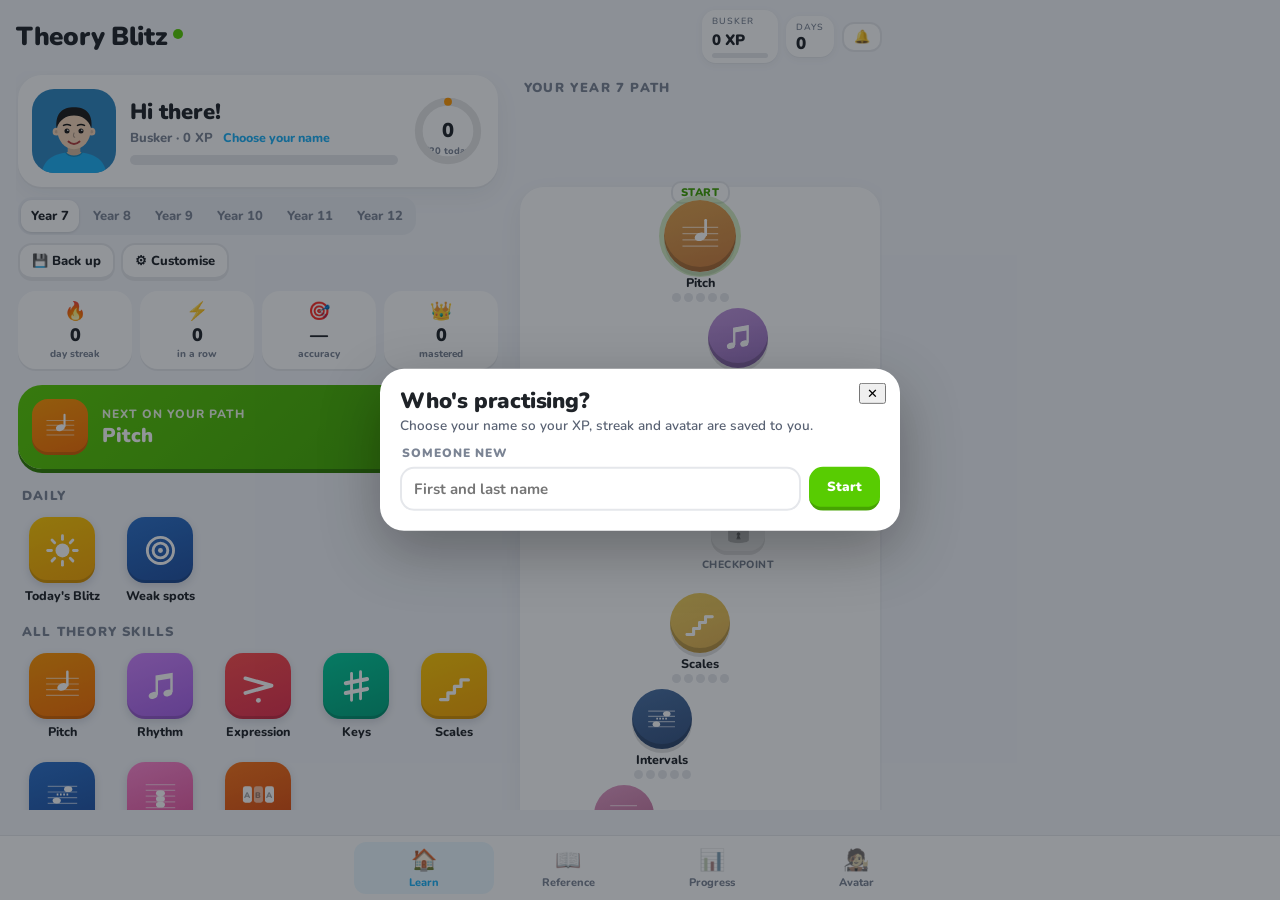
<file: index.html>
<!doctype html>
<html lang="en-AU">
<head>
<meta charset="utf-8">
<meta name="viewport" content="width=device-width, initial-scale=1, viewport-fit=cover">
<title>Music Theory Blitz</title>
<link rel="manifest" href="manifest.webmanifest">
<meta name="theme-color" content="#1b1a18">
<meta name="apple-mobile-web-app-capable" content="yes">
<meta name="apple-mobile-web-app-status-bar-style" content="black">
<link rel="apple-touch-icon" href="icon-192.png">
<link rel="stylesheet" href="fonts/fonts.css?v=20261109b">
<style>
  :root{--bg:#1b1a18;--ink:#1b1a18;--paper:#f6f1e7;--paper2:#efe8da;--line:#262421;--muted:#7a7267;--rule:#d8d0c1;--shade:#ebe4d6;
    --ox:#8c2b22;--brass:#b2862f;--green:#3d6b45;--red:#a3322a;--accent:#8c2b22;--cream:#efe9dc;--serif:'Cormorant Garamond',Georgia,'Times New Roman',serif;
    --sans:Inter,system-ui,-apple-system,'Segoe UI',Roboto,Arial,sans-serif;}
  *{box-sizing:border-box} html,body{margin:0}
  body{font-family:var(--sans);color:var(--ink);background:var(--bg);height:100vh;height:100dvh;display:flex;flex-direction:column;overflow:hidden;-webkit-text-size-adjust:100%}
  header{padding:calc(10px + env(safe-area-inset-top,0)) 14px 4px;color:var(--cream)}
  header .wrap{max-width:960px;margin:0 auto;display:flex;align-items:flex-end;justify-content:space-between;gap:12px;flex-wrap:wrap;padding-bottom:8px;border-bottom:1px solid transparent;border-image:linear-gradient(90deg,var(--ox),var(--brass),#2e86c1,#27ae60,var(--ox)) 1}
  header .eye{font-size:10.5px;letter-spacing:2.4px;text-transform:uppercase;color:#b8b0a2;font-weight:600}
  header h1{margin:0;font-family:var(--serif);font-size:34px;font-weight:600;letter-spacing:.2px;line-height:1;color:var(--cream)}
  header h1 .dot{display:inline-block;width:10px;height:10px;border-radius:50%;background:var(--brass);margin-left:6px;vertical-align:middle;transform:translateY(-4px)}
  .hud{display:flex;align-items:center;gap:18px;color:var(--cream);font-size:12px}
  .hud .stat{display:flex;flex-direction:column;align-items:flex-start;gap:2px;min-width:56px}
  .hud .stat .lbl{font-size:10px;letter-spacing:1.6px;text-transform:uppercase;color:#a79f91}
  .hud .stat .val{font-family:var(--serif);font-size:24px;line-height:1;font-weight:600;color:var(--cream)}
  .hud .stat .val.brass{color:var(--brass)}
  .hud .rst{background:transparent;border:1px solid rgba(239,233,220,.3);color:#cfc8ba;border-radius:999px;font-size:11px;font-weight:600;padding:5px 11px;cursor:pointer;font-family:var(--sans)}
  .hud .rst:hover{border-color:var(--cream);color:var(--cream)}
  .xp{height:3px;width:56px;background:rgba(239,233,220,.15);overflow:hidden;margin-top:3px}
  .xp i{display:block;height:100%;width:0;background:var(--brass);transition:width .4s}
  main{max-width:960px;width:100%;margin:0 auto;padding:4px 14px 6px;flex:1;min-height:0;display:flex;flex-direction:column;position:relative}
  .topbar{display:flex;align-items:center;justify-content:space-between;gap:10px;flex-wrap:wrap;margin:6px 0 2px;flex:none}
  .topbar .grp{display:flex;align-items:center;gap:8px;flex-wrap:wrap}
  .modebar{display:flex;gap:2px;border:1px solid rgba(239,233,220,.25);border-radius:999px;padding:3px;width:max-content}
  .modebar button{border:0;background:transparent;color:#cfc8ba;font-weight:600;font-size:12.5px;padding:7px 14px;border-radius:999px;cursor:pointer;font-family:var(--sans);letter-spacing:.3px}
  .modebar button.on{background:var(--cream);color:var(--ink)}
  .yearbar .ylab{color:#a79f91;font-size:10.5px;letter-spacing:1.6px;text-transform:uppercase;padding:0 6px 0 10px;align-self:center}
  .yearbar button{padding:7px 11px} .yearbar button.on{background:var(--brass);color:var(--ink)}
  .gear{border:1px solid rgba(239,233,220,.3);background:transparent;color:#cfc8ba;border-radius:999px;padding:7px 13px;font-weight:600;font-size:12.5px;cursor:pointer;font-family:var(--sans)}
  .gear:hover{border-color:var(--cream);color:var(--cream)}
  .namebar{display:flex;align-items:center;gap:7px;color:#cfc8ba;font-size:12px}
  .namebar input{border:1px solid rgba(239,233,220,.3);background:transparent;color:var(--cream);border-radius:999px;padding:6px 13px;font-size:13px;font-family:var(--sans);width:170px;outline:none}
  .namebar input::placeholder{color:#8f877a} .namebar input:focus{border-color:var(--cream)}
  .avbtn{display:flex;align-items:center;gap:8px;border:1px solid rgba(239,233,220,.3);background:transparent;border-radius:999px;padding:3px 12px 3px 3px;cursor:pointer;color:#cfc8ba;font-family:var(--sans);font-size:12px}
  .avbtn:hover{border-color:var(--cream)} .avbtn svg{width:34px;height:34px;border-radius:50%;display:block}
  .tabs{display:flex;gap:6px;overflow-x:auto;padding:8px 2px 6px;-webkit-overflow-scrolling:touch;flex:none;scrollbar-width:none}
  .tabs::-webkit-scrollbar{display:none}
  .tabs button{flex:0 0 auto;border:1px solid rgba(239,233,220,.22);background:transparent;color:#d7d0c2;border-radius:999px;padding:7px 13px;font-size:12.5px;font-weight:600;white-space:nowrap;cursor:pointer;font-family:var(--sans)}
  .tabs button:hover{border-color:rgba(239,233,220,.6)}
  .tabs button.on{background:var(--cream);color:var(--ink);border-color:var(--cream)}
  .tabs button .pc{font-size:10.5px;opacity:.7;margin-left:5px}
  .dots{display:flex;gap:6px;flex-wrap:wrap;padding:0 2px 8px;flex:none;align-items:center}
  .dots .d{width:11px;height:11px;border-radius:50%;border:1px solid rgba(239,233,220,.45);background:transparent;cursor:pointer}
  .dots .d.cur{box-shadow:0 0 0 2px var(--bg),0 0 0 3.5px var(--brass)}
  .dots .d.ok{background:#2ecc71;border-color:#2ecc71} .dots .d.no{background:#e74c3c;border-color:#e74c3c}
  .dots .newset{margin-left:auto;border:1px solid rgba(239,233,220,.3);background:transparent;color:#cfc8ba;border-radius:999px;font-size:11px;font-weight:600;padding:5px 11px;cursor:pointer;font-family:var(--sans)}
  .card{background:var(--paper);border-radius:6px;padding:16px 18px 14px;border-top:5px solid var(--accent);flex:1;min-height:0;overflow:auto;box-shadow:0 10px 30px rgba(0,0,0,.35)}
  .qnum{font-size:10.5px;letter-spacing:2px;text-transform:uppercase;color:var(--accent);font-weight:700}
  .prompt{font-family:var(--serif);font-size:24px;font-weight:600;margin:3px 0 2px;line-height:1.15;letter-spacing:.1px}
  .sub{font-size:13.5px;color:#4d463c;margin:0 0 8px}
  .howbtn{display:inline-flex;align-items:center;gap:6px;margin:2px 6px 8px 0;border:1px solid var(--rule);background:transparent;color:var(--ink);border-radius:999px;padding:6px 12px;font-size:12px;font-weight:600;cursor:pointer;font-family:var(--sans)}
  .howbtn:hover{border-color:var(--ink)}
  .gback{position:fixed;inset:0;background:rgba(14,13,12,.6);z-index:69;display:none} .gback.open{display:block}
  .guide{position:fixed;left:50%;top:50%;transform:translate(-50%,-50%);width:min(640px,92vw);max-height:84vh;overflow:auto;background:var(--paper);border-radius:6px;border-top:4px solid var(--accent);padding:18px 22px;z-index:70;display:none;box-shadow:0 24px 70px rgba(0,0,0,.5);font-size:14px;line-height:1.55}
  .guide.open{display:block}
  .guide b{color:#222} .guide ol,.guide ul{margin:6px 0 0;padding-left:20px} .guide li{margin:5px 0}
  .guide .gclose{position:absolute;top:10px;right:12px;border:0;background:var(--shade);border-radius:999px;width:30px;height:30px;font-size:15px;cursor:pointer}
  .twoline{display:flex;flex-direction:column;align-items:stretch;width:100%;gap:2px}.twoline svg{width:100%;height:auto}
  .showbox{display:flex;justify-content:center;background:#fff;border:1px solid var(--rule);border-radius:6px;padding:6px 8px;margin:2px 0 10px;overflow-x:auto}
  .showbox svg{height:118px;width:auto;max-width:100%} .showbox.tall svg{height:150px} .showbox.long svg{height:auto;width:100%;max-height:220px}
  .legend{display:flex;align-items:center;gap:14px;flex-wrap:wrap;margin:-4px 0 10px;font-size:12px;color:#4d463c}
  .legend .lab{font-size:10.5px;letter-spacing:1.5px;text-transform:uppercase;color:var(--muted);font-weight:700}
  .legend .lgitem{display:flex;align-items:center;gap:6px;background:#fff;border:1px solid var(--rule);border-radius:6px;padding:2px 8px 2px 2px} .legend svg{height:56px;width:auto}
  .toolbar{display:flex;align-items:center;gap:8px;flex-wrap:wrap;margin-bottom:8px}
  .toolbar .lab{font-size:11px;color:var(--muted);font-weight:700;letter-spacing:1px;text-transform:uppercase}
  .acc{display:flex;gap:5px;flex-wrap:wrap}
  .acc button{min-width:42px;height:38px;border:1px solid var(--rule);background:#fff;border-radius:6px;font-size:19px;cursor:pointer;line-height:1;font-family:Georgia,serif;padding:0 8px}
  .acc button.on{background:var(--ink);color:var(--cream);border-color:var(--ink)}
  .acc button.erase{font-size:12px;font-weight:700;font-family:var(--sans)}
  .ksb{display:flex;align-items:center;gap:6px;border:1px solid var(--rule);border-radius:6px;padding:3px 6px;background:#fff}
  .ksb button{min-width:36px;height:32px;border:1px solid var(--rule);background:#fff;border-radius:4px;font-size:17px;cursor:pointer;font-family:Georgia,serif}
  .ksb .ksv{min-width:92px;text-align:center;font-weight:600;font-size:12.5px}
  .staveWrap{width:100%;background:#fff;border-radius:6px;border:1px solid var(--rule);touch-action:none;overflow-x:auto}
  .staveWrap svg{display:block;height:200px;width:auto;max-width:none;margin:0 auto}
  .hint{font-size:12px;color:var(--muted);margin:8px 2px 0}
  .opts{display:grid;grid-template-columns:repeat(auto-fit,minmax(160px,1fr));gap:7px}
  .opts.svgopts{grid-template-columns:repeat(auto-fit,minmax(130px,1fr))}
  .opts button{display:flex;align-items:center;gap:10px;text-align:left;border:1px solid var(--rule);background:#fff;color:var(--ink);border-radius:6px;padding:11px 13px;font-size:15px;font-weight:500;cursor:pointer;font-family:var(--sans)}
  .opts button svg{height:86px;width:auto;max-width:100%}
  .opts.svgopts button{flex-direction:column;align-items:center;gap:4px;padding:8px}
  .opts button:hover:not(:disabled){border-color:var(--ink)}
  .opts button .k{flex:0 0 auto;width:22px;height:22px;border-radius:4px;background:var(--shade);color:#5b554a;font-size:11.5px;font-weight:700;display:grid;place-items:center}
  .opts button.ok{background:#e6efe5;border-color:var(--green);color:#1f4a27} .opts button.ok .k{background:var(--green);color:#fff}
  .opts button.no{background:#f5e3e0;border-color:var(--red);color:#7a241d} .opts button.no .k{background:var(--red);color:#fff}
  .opts button:disabled{cursor:default}
  .match{display:flex;flex-direction:column;gap:9px}
  .mrow{display:flex;align-items:center;gap:10px}
  .kgw{overflow-x:auto;margin:4px 0 10px}.kgw .kgrid{font-family:var(--sans);font-size:13px}.kgw .kgrid th.rh{font-family:var(--sans);font-size:12px;min-width:74px;max-width:110px;white-space:normal;line-height:1.2}.kgw td.mrow{display:table-cell;padding:1px}.kgw td.mrow select{font-size:13px;padding:3px 0;border:1px solid var(--rule);border-radius:4px;min-width:40px;max-width:46px;background:#fff;-webkit-appearance:none;appearance:none;text-align:center}.kgw .kgrid td{min-width:0}
  .kgw td.mrow.ok{background:#e6f4ea}.kgw td.mrow.no{background:#fde8e6}.kgw .kgrid td,.kgw .kgrid th{padding:4px 6px;height:auto}
  .mrow .term{flex:0 0 40%;font-weight:600;font-size:15px}
  .mrow select{flex:1 1 auto;min-width:0;padding:10px 9px;border:1px solid var(--rule);border-radius:6px;font-size:14px;font-family:var(--sans);background:#fff;cursor:pointer}
  .mrow.ok select{border-color:var(--green);background:#e6efe5} .mrow.no select{border-color:var(--red);background:#f5e3e0}
  .names{margin-top:10px;font-size:15px;font-weight:600;color:var(--ox);letter-spacing:.3px;display:none}
  .controls{display:flex;gap:8px;margin-top:11px;flex-wrap:wrap}
  .controls button{flex:1 1 auto;min-width:110px;border-radius:6px;padding:12px;font-size:14px;font-weight:600;cursor:pointer;border:1px solid var(--ink);font-family:var(--sans)}
  .btn-check{background:var(--ink);color:var(--cream)} .btn-ghost{background:transparent;color:var(--ink)} .btn-ans{background:transparent;color:var(--ox);border-color:var(--ox)!important}
  .feedback{margin-top:14px;font-family:var(--serif);font-size:21px;font-weight:600;min-height:22px;line-height:1.2}
  .feedback.ok{color:var(--green)} .feedback.no{color:var(--red)}
  .why{font-family:var(--sans);font-size:13.5px;color:#4d463c;font-weight:400;margin-top:5px;line-height:1.5}
  .nav{display:flex;justify-content:space-between;align-items:center;margin-top:12px}
  .nav button{border:1px solid var(--rule);background:transparent;border-radius:999px;padding:9px 17px;font-size:13.5px;font-weight:600;cursor:pointer;font-family:var(--sans)}
  .nav button:disabled{opacity:.35;cursor:default} .nav .pos{font-size:12px;color:var(--muted);font-weight:600;letter-spacing:1px}
  /* reference */
  .cofwrap{display:flex;justify-content:center;margin:4px 0 12px} svg.cof{width:100%;max-width:440px;height:auto}
  svg.cof .seg{cursor:pointer;transition:opacity .12s} svg.cof .seg:hover{opacity:.82} svg.cof .seg.sel{stroke:#1b1a18;stroke-width:5}
  .cofdetail{background:var(--paper2);border:1px solid var(--rule);border-radius:6px;padding:12px 14px;font-size:15px;font-weight:600;text-align:center}
  .cofdetail svg{height:80px;width:auto;margin:6px 4px 0}
  .refnote{font-size:12.5px;color:#4d463c;margin-top:10px;text-align:center}
  .reftable{overflow-x:auto;margin:8px 0} .reftable table{width:100%;border-collapse:collapse;font-size:13.5px}
  .reftable th{background:var(--ink);color:var(--cream);text-align:left;padding:7px 10px;font-size:11.5px;letter-spacing:.8px;text-transform:uppercase;font-weight:600}
  .reftable td{border-bottom:1px solid var(--rule);padding:7px 10px;vertical-align:middle}
  .reftable td svg{height:74px;width:auto;max-width:100%;vertical-align:middle}
  .refcard{background:var(--paper2);border:1px solid var(--rule);border-left:3px solid var(--accent);border-radius:4px;padding:10px 13px;margin:8px 0;font-size:13.5px;line-height:1.55}
  .refhd{font-family:var(--serif);font-weight:600;font-size:19px;margin:14px 0 2px}
  .keygrid{display:grid;grid-template-columns:repeat(auto-fit,minmax(150px,1fr));gap:8px;margin:8px 0}
  .keycell{border:1px solid var(--rule);border-radius:6px;padding:6px 8px;text-align:center;font-size:12.5px;font-weight:600;background:#fff}
  .keycell svg{height:64px;width:auto;display:block;margin:0 auto}
  .secgrid{border:1px solid var(--rule);border-radius:6px;overflow:hidden;margin:6px 0 4px}
  .secrow{display:flex;align-items:center;padding:8px 12px;font-size:14px;border-bottom:1px solid var(--rule)} .secrow:last-child{border-bottom:0}
  .secrow.sechead{background:var(--ink);color:var(--cream);font-weight:600;font-size:11px;text-transform:uppercase;letter-spacing:1px}
  .secname{flex:1;font-weight:500} .secprog{width:70px;text-align:center;color:#4d463c} .secpct{width:70px;text-align:center;font-weight:700} .secbest{width:70px;text-align:center;color:var(--brass);font-weight:700}
  .logav svg{width:22px;height:22px;border-radius:50%;vertical-align:middle;margin-right:6px}
  /* settings */
  .setgrp{margin:12px 0}
  .setlabel{font-size:11px;font-weight:700;color:var(--muted);text-transform:uppercase;letter-spacing:1.2px;margin-bottom:6px}
  .setchips{display:flex;flex-wrap:wrap;gap:6px;align-items:center}
  .chip{border:1px solid var(--rule);background:#fff;color:#4d463c;border-radius:999px;padding:7px 13px;font-size:13px;font-weight:500;cursor:pointer;font-family:var(--sans)}
  .chip.on{background:var(--ink);color:var(--cream);border-color:var(--ink)}
  .ytag{display:inline-block;margin-left:6px;font-size:9.5px;font-weight:700;letter-spacing:.6px;text-transform:uppercase;background:var(--brass);color:#1b1a18;border-radius:999px;padding:1px 6px;vertical-align:middle}
  .chip.on .ytag{background:var(--brass)}
  .ytag.ext{background:#8a8277;color:#fff}
  .tabs button.exam{border-color:var(--brass);color:var(--brass)} .tabs button.exam.on{background:var(--brass);color:var(--ink)}
  .exambar{display:flex;align-items:center;justify-content:space-between;gap:10px;flex-wrap:wrap;background:var(--ink);color:var(--cream);border-radius:6px;padding:8px 14px;margin:0 0 10px;font-size:13px}
  .exambar b{font-family:var(--serif);font-size:19px;font-weight:600} .exambar .mk{color:var(--brass);font-weight:700} .exambar .tm{font-family:var(--serif);font-size:19px}
  .examtable{width:100%;border-collapse:collapse;font-size:14px;margin:8px 0} .examtable td,.examtable th{padding:7px 10px;border-bottom:1px solid var(--rule);text-align:left} .examtable th{background:var(--ink);color:var(--cream);font-size:11px;letter-spacing:1px;text-transform:uppercase;font-weight:600} .examtable td.r{text-align:right;font-weight:700;white-space:nowrap}
  .examtotal{font-family:var(--serif);font-size:34px;font-weight:600;margin:6px 0}
  body.embed header,body.embed .topbar,body.embed .tabs,body.embed footer,body.embed #musicfx{display:none!important} body.embed main{padding-top:6px} body.embed .dots{background:#f3f3f3;border:1px dashed #999;border-radius:4px;padding:4px 8px} .embedlab{font-family:Arial,Helvetica,sans-serif;font-size:11px;font-weight:700;color:#333;margin-right:8px;white-space:nowrap}
  .embedframe{width:100%;height:min(78vh,820px);border:1px solid var(--rule);border-radius:6px;background:#1b1a18}
  .dots .finishbtn{border:1px solid var(--brass);background:transparent;color:var(--brass);border-radius:999px;font-size:11px;font-weight:600;padding:5px 11px;cursor:pointer;font-family:var(--sans)}
  .setsel{padding:7px 10px;border:1px solid var(--rule);border-radius:6px;font-family:var(--sans);font-size:13px;background:#fff}
  /* avatar builder */
  .avgrid{display:grid;grid-template-columns:150px 1fr;gap:16px;align-items:start}
  .avgrid .prev svg{width:150px;height:150px;border-radius:20px;display:block;box-shadow:0 8px 22px rgba(0,0,0,.2)}
  .avopt{margin:0 0 10px} .avopt .setlabel{margin-bottom:4px}
  .sw{width:28px;height:28px;border-radius:50%;border:2px solid #fff;box-shadow:0 0 0 1px var(--rule);cursor:pointer;display:inline-block}
  .sw.on{box-shadow:0 0 0 2.5px var(--ink)}
  .avchip{border:1px solid var(--rule);background:#fff;border-radius:8px;padding:6px 10px;font-size:13px;cursor:pointer;font-family:var(--sans)}
  .avchip.on{background:var(--ink);color:var(--cream);border-color:var(--ink)}
  footer{flex:none;max-width:900px;margin:0 auto;padding:5px 16px 7px;color:#8f877a;font-size:11px;text-align:center}
  #fx{position:fixed;inset:0;pointer-events:none;z-index:50}
  #musicfx{position:fixed;inset:0;pointer-events:none;z-index:0;overflow:hidden}
  #musicfx span{position:absolute;will-change:transform,opacity;animation:floatUp linear infinite;font-family:Georgia,serif}
  @keyframes floatUp{0%{transform:translateY(40px) rotate(-10deg);opacity:0}15%{opacity:1}85%{opacity:1}100%{transform:translateY(-160px) rotate(25deg);opacity:0}}
  @media (prefers-reduced-motion:reduce){#musicfx span{animation:none;opacity:.35}}
  main,header,footer{position:relative;z-index:2}
  #toast{position:fixed;left:50%;top:84px;transform:translateX(-50%) translateY(-10px);z-index:60;opacity:0;background:var(--cream);color:var(--ink);font-family:var(--serif);font-weight:600;font-size:20px;padding:10px 24px;border-radius:999px;box-shadow:0 12px 34px rgba(0,0,0,.45);transition:opacity .25s,transform .3s;pointer-events:none;border:1px solid var(--brass);white-space:normal;width:max-content;max-width:min(92vw,560px);text-align:center;line-height:1.25;border-radius:22px}
  #toast.show{opacity:1;transform:translateX(-50%) translateY(0)}
  @keyframes shake{10%,90%{transform:translateX(-2px)}20%,80%{transform:translateX(4px)}30%,50%,70%{transform:translateX(-6px)}40%,60%{transform:translateX(6px)}} .shake{animation:shake .4s}
  @keyframes winglow{0%{box-shadow:0 10px 30px rgba(0,0,0,.35),0 0 0 0 rgba(61,107,69,.6)}100%{box-shadow:0 10px 30px rgba(0,0,0,.35),0 0 0 14px rgba(61,107,69,0)}} .winglow{animation:winglow .6s}
  @media (max-width:600px){.avgrid{grid-template-columns:1fr}.avgrid .prev svg{width:110px;height:110px;margin:0 auto}
    header h1{font-size:27px}header .eye{font-size:9.5px;letter-spacing:1.8px}.hud{gap:12px}.hud .stat{min-width:44px}.hud .stat .val{font-size:19px}
    .card{padding:12px 12px 12px}.prompt{font-size:20px}.topbar{gap:8px}.namebar input{width:130px}.opts{grid-template-columns:1fr 1fr}.opts button{font-size:14px;padding:10px 10px}.mrow .term{flex-basis:46%;font-size:13.5px}.staveWrap svg{height:170px}}
  /* ---- Exam booklet skin: the WACE Question/Answer booklet layout, with MLSHS branding ---- */
  body.paper{background:#4f4f4f;--ink:#000;--paper:#fff;--paper2:#f4f4f4;--line:#000;--muted:#555;--rule:#9a9a9a;--shade:#ebebeb;--accent:#000;--ox:#000;--brass:#000;--cream:#fff;--green:#1d6b2d;--red:#b3261e;--serif:Arial,Helvetica,sans-serif;--sans:Arial,Helvetica,sans-serif}
  body.paper header,body.paper .topbar,body.paper .howbtn,body.paper .qnum,body.paper .difftog,body.paper .modetoggle,body.paper footer{display:none!important}
  body.paper main{max-width:880px;padding:8px 10px 10px}
  body.paper .tabs{padding:4px 2px 4px} body.paper .tabs button{border-radius:0;border-color:#8d8d8d;color:#e6e6e6;font-size:11.5px;padding:5px 10px;font-weight:600;font-family:Arial,Helvetica,sans-serif}
  body.paper .tabs button.on,body.paper .tabs button.exam.on{background:#fff;color:#000;border-color:#fff} body.paper .tabs button .ring,body.paper .tabs button .mast,body.paper .tabs button .pc{display:none}
  body.paper .dots{padding:0 2px 6px} body.paper .dots .d{border-radius:0;border-color:#c4c4c4} body.paper .dots .d.cur{box-shadow:0 0 0 2px #4f4f4f,0 0 0 3.5px #fff}
  body.paper .dots .finishbtn{border-radius:0;border-color:#fff;color:#fff;font-family:Arial,Helvetica,sans-serif}
  body.paper .card{border-radius:0;border-top:0;box-shadow:0 3px 18px rgba(0,0,0,.55);padding:24px 46px 30px;font-size:14px;line-height:1.45;color:#000;font-family:Arial,Helvetica,sans-serif}
  body.paper.embed{background:#fff} body.paper.embed .card{box-shadow:none;padding:6px 22px 24px} body.paper.embed .rhead{display:none} body.paper.embed main{padding-top:0}
  body.paper .rhead{display:flex;justify-content:space-between;align-items:baseline;font-size:12px;font-weight:700;letter-spacing:.6px;padding-bottom:4px;margin-bottom:14px;border-bottom:1.5px solid #000;text-transform:uppercase}
  body.paper .rhead .tm{font-weight:400;letter-spacing:0;text-transform:none}
  body.paper .secthead{display:flex;justify-content:space-between;align-items:baseline;font-size:17px;font-weight:700;margin:2px 0 2px}
  body.paper .parthead{display:flex;justify-content:space-between;align-items:baseline;font-size:15px;font-weight:700;margin:4px 0 4px}
  body.paper .partnote{font-size:13.5px;margin:0 0 14px;line-height:1.45}
  body.paper .qmain{font-size:15px;font-weight:700;display:flex;justify-content:space-between;align-items:baseline;margin:12px 0 2px}
  body.paper .qhead{display:flex;justify-content:space-between;align-items:baseline;font-size:14.5px;font-weight:700;margin:10px 0 8px}
  body.paper .qhead .mk,body.paper .qmain .mk{font-weight:700;white-space:nowrap;margin-left:12px}
  body.paper .prompt{font-size:14px;font-weight:400;line-height:1.5;margin:0 0 8px;letter-spacing:0}
  body.paper .sub{font-size:13.5px;color:#000}
  body.paper .exambox{border:1px solid #000;padding:7px 12px;font-size:12px;margin:0 0 10px;line-height:1.45}
  body.paper .playpanel{background:none;border:0;padding:2px 0 6px;justify-content:flex-start;margin:0 0 4px;gap:8px}
  body.paper .playbtn,body.paper .pp{background:#e7e7e7;color:#000;border:1.5px solid #000;border-radius:999px;font-weight:700;font-size:14px;padding:8px 18px;font-family:Arial,Helvetica,sans-serif}
  body.paper .playbtn.on,body.paper .pp.on{background:#000;color:#fff;box-shadow:none}
  body.paper .replaybtn,body.paper .pp.sub{background:#fff;color:#000;border:1px solid #000;border-radius:999px;font-size:12.5px;padding:7px 14px;font-weight:600}
  body.paper .plabel{text-align:left;width:auto;color:#000;font-size:12.5px}
  body.paper .tempotog .tlab,body.paper .toolbar .lab{color:#000}
  body.paper .scoreWrap,body.paper .staveWrap,body.paper .showbox{border:0;border-radius:0;padding:4px 0;background:#fff}
  body.paper .scalebadge{border-radius:0;background:none;border:0;padding:0;margin:0 0 2px;font-weight:700;color:#000;font-size:13px}
  body.paper .opts button{border-radius:0;border:1px solid #000;background:#fff;font-size:14px;font-family:Arial,Helvetica,sans-serif}
  body.paper .opts button .k{border-radius:0}
  body.paper .controls button,body.paper .nav button,body.paper .mpal button,body.paper .acc button,body.paper .tgrp button,body.paper .rnpal button,body.paper .tool,body.paper .slots .slot,body.paper .step,body.paper .barchips button{border-radius:0!important;font-family:Arial,Helvetica,sans-serif}
  body.paper .controls button{border:1px solid #000} body.paper .btn-check{background:#000;color:#fff} body.paper .btn-ans{color:#000;border-color:#000!important}
  body.paper .nav button{border:1px solid #000;background:#fff}
  body.paper .pfoot{display:flex;justify-content:flex-end;font-size:12px;font-weight:700;letter-spacing:.6px;margin-top:22px;padding-top:6px;border-top:1.5px solid #000;text-transform:uppercase}
  body.paper .embedframe{border:1px solid #000;border-radius:0;background:#fff}
  body.paper .feedback{font-size:15px;font-weight:700}
  body.paper .hint{color:#444;font-size:12px}
  body.paper .examtable{font-size:13.5px;margin:10px 0} body.paper .examtable th{background:#fff;color:#000;border:1px solid #000} body.paper .examtable td{border:1px solid #000}
  body.paper .examtotal{font-size:28px;font-weight:700}
  .cover .ctop{display:flex;justify-content:space-between;align-items:flex-start;gap:16px;border-bottom:1.5px solid #000;padding-bottom:14px;margin-bottom:14px;flex-wrap:wrap}
  .cover .crest{display:flex;align-items:center;gap:12px}
  .cover .crestimg{height:64px;width:auto;display:block} .cover .crest.noimg .crestimg{display:none} .cover .crest:not(.noimg) .crestbox{display:none}
  .cover .crestbox{width:64px;height:64px;border:2.5px solid #000;display:flex;align-items:center;justify-content:center;font-weight:900;font-size:13px;letter-spacing:1px;flex:none}
  .cover .cresttxt{font-size:13.5px;font-weight:700;line-height:1.25} .cover .cresttxt small{display:block;font-weight:400;font-size:11px;margin-top:3px}
  .cover .cright{text-align:right;font-size:13px;line-height:1.4} .cover .cright b{font-size:15px;display:block}
  .cover h2{font-size:36px;font-weight:700;margin:2px 0 12px;letter-spacing:1px;font-family:Arial,Helvetica,sans-serif}
  .cover .idbox{border:1px solid #000;padding:10px 12px;font-size:13px;margin:0 0 14px;display:flex;align-items:baseline;gap:12px;flex-wrap:wrap}
  .cover .idbox .line{flex:1;border-bottom:1px solid #000;min-width:160px;padding:0 6px;font-weight:700}
  .cover h3{font-size:14.5px;font-weight:700;margin:14px 0 4px}
  .cover p,.cover li{font-size:13.5px;line-height:1.45;margin:3px 0;color:#000}
  .cover table{width:100%;border-collapse:collapse;font-size:12.5px;margin:6px 0 2px}
  .cover td,.cover th{border:1px solid #000;padding:6px 8px;text-align:center;vertical-align:middle} .cover th{font-weight:700;background:#fff} .cover td:first-child{text-align:left}
  .cover .fn{font-size:11.5px;color:#333}
  .cover ol{padding-left:22px;margin:4px 0}
  .cover .controls{margin-top:18px}
  @media (max-width:640px){body.paper .card{padding:16px 16px 20px}.cover h2{font-size:28px}.cover .cright{text-align:left}}
  body.paper #musicfx{display:none!important} body.paper #toast{font-family:Arial,Helvetica,sans-serif;font-size:14px;border-radius:0;border:1px solid #000;max-width:90vw;box-shadow:0 6px 20px rgba(0,0,0,.35)}
  body.paper .tempotog{display:none} body.paper .controls button{flex:0 0 auto;padding:10px 22px}
  body.paper.embed .dots .d{border-color:#000} body.paper.embed .dots .finishbtn{color:#000;border-color:#000} body.paper.embed .dots .d.cur{box-shadow:0 0 0 2px #fff,0 0 0 3.5px #000}
  .solfarow{display:flex;flex-direction:column;gap:7px;margin:10px 0 4px;padding:10px 12px;border:1px solid var(--rule);border-radius:6px;background:var(--paper2)}
  .solfarow .sfhd{display:flex;align-items:center;gap:10px;font-size:11px;color:var(--muted);font-weight:700;letter-spacing:1px;text-transform:uppercase}
  .solfarow .sfhd .sfres{font-weight:600;letter-spacing:0;text-transform:none;font-size:12.5px;color:var(--ink)}
  .sfchips{display:flex;gap:5px;flex-wrap:wrap}
  .sfc{min-width:40px;height:34px;border:1px solid var(--rule);background:#fff;border-radius:6px;font-family:var(--serif);font-size:17px;font-weight:600;cursor:pointer;color:var(--ink);padding:0 6px}
  .sfc.cur{border-color:var(--ink);box-shadow:0 0 0 2px rgba(27,26,24,.18)} .sfc.given{background:var(--shade);color:var(--muted);cursor:default}
  .sfc.ok{background:#e4efe5;border-color:#5d8a63;color:#2f5a35} .sfc.no{background:#f6e1df;border-color:#b4433a;color:#7d2a23}
  .sfov{position:absolute;left:0;top:0;width:0;height:0;z-index:2;pointer-events:none}
  .sfov>*{position:absolute!important;pointer-events:auto;margin:0!important;min-width:0!important;padding:0!important;box-sizing:border-box;display:flex!important;flex-direction:column;align-items:center;justify-content:center;line-height:1;white-space:nowrap;overflow:hidden;border-radius:5px!important}
  .sfov .slot .n{display:none}.sfov .slot,.sfov .sfc{font-family:var(--serif);font-weight:700}
  .sfov .sfc s{font-size:.72em;line-height:1;margin-bottom:1px}.sfov.tight .sfc.no s{display:none}
  .sfov .sfc.cur,.sfov .slot.cur{box-shadow:0 0 0 2px var(--ink)!important;border-color:var(--ink)!important;z-index:1}
  body.paper:not(.testmode) .sfov .sfc{display:none!important}
  .sfpal{display:flex;gap:5px;flex-wrap:wrap} .sfpal button{border:1px solid var(--rule);background:#fff;border-radius:999px;padding:7px 13px;font-family:var(--serif);font-size:17px;font-weight:600;cursor:pointer;color:var(--ink)}
  .sfpal button:hover{border-color:var(--ink)}
  body.paper .solfarow{display:none}body.paper.testmode .solfarow{display:flex}
.wqq{font-size:16px;margin:6px 0 8px;white-space:pre-wrap;line-height:1.45}.wqta{width:100%;box-sizing:border-box;font-family:var(--sans,inherit);font-size:15px;line-height:1.5;padding:10px 12px;border:1px solid var(--rule);border-radius:8px;resize:vertical;background:#fff}.wqta:disabled{background:#f6f4ef;color:inherit}
body.testing .btn-ans,body.testing .hearbtn,body.hidefb #fb,body.hidefb .btn-ans,body.hidefb #names,body.hidefb .hearbtn{display:none!important}
body.todayset .btn-ans{display:none!important}
body.hidefb #opts button.ok,body.hidefb #opts button.no{background:var(--paper,#fff)!important;color:inherit!important;border-color:var(--rule,#999)!important;box-shadow:none!important}
body.hidefb #opts button.picked{background:#1b1a18!important;color:#fff!important;border-color:#1b1a18!important}
body.hidefb .dots .d.ok,body.hidefb .dots .d.no,body.hidefb #dots .d.ok,body.hidefb #dots .d.no{background:#555!important;border-color:#555!important}

  .tabs button .ring{display:inline-block;width:14px;height:14px;vertical-align:-2px;margin-left:6px}
  .tabs button .ring circle{fill:none;stroke-width:3}
  .tabs button .mast{margin-left:5px;color:var(--brass);font-weight:900}
  .tabs button.special{border-style:dashed}
  .sfxbtn{background:transparent;border:1px solid rgba(239,233,220,.3);color:#cfc8ba;border-radius:999px;font-size:13px;padding:4px 10px;cursor:pointer;font-family:var(--sans)}
  .sfxbtn.off{opacity:.5;text-decoration:line-through}
  .dots .right{margin-left:auto;display:flex;gap:6px}
  .dots .sprintbtn,.dots .h2hbtn{border:1px solid rgba(239,233,220,.3);background:transparent;color:#cfc8ba;border-radius:999px;font-size:11px;font-weight:600;padding:5px 11px;cursor:pointer;font-family:var(--sans)}
  .dots .sprintbtn:hover,.dots .h2hbtn:hover{border-color:var(--cream);color:var(--cream)}
  .sprintbar{display:flex;align-items:center;justify-content:space-between;gap:10px;background:var(--ink);color:var(--cream);border-radius:6px;padding:8px 14px;margin:0 0 10px;font-family:var(--serif);font-size:20px;font-weight:600}
  .sprintbar .clock{font-size:26px;color:var(--brass)} .sprintbar .sp{font-family:var(--sans);font-size:12px;letter-spacing:1.5px;text-transform:uppercase;color:#a79f91}
  .h2hbar{display:flex;align-items:center;justify-content:center;gap:14px;background:var(--paper2);border:1px solid var(--rule);border-radius:6px;padding:8px 14px;margin:0 0 10px;font-size:14px}
  .h2hbar .pl{display:flex;align-items:center;gap:6px;padding:4px 10px;border-radius:999px;border:1px solid transparent} .h2hbar .pl.turn{border-color:var(--ink);background:#fff;font-weight:700}
  .h2hbar .sc{font-family:var(--serif);font-size:20px;font-weight:700;color:var(--ox)}
  .xpbonus{font-family:var(--sans);font-size:12px;color:var(--brass);font-weight:700;margin-left:8px}
  .profgrid{display:grid;grid-template-columns:repeat(auto-fit,minmax(130px,1fr));gap:8px;margin:8px 0}
  .profcell{background:var(--paper2);border:1px solid var(--rule);border-radius:6px;padding:10px 12px}
  .profcell .l{font-size:10px;letter-spacing:1.5px;text-transform:uppercase;color:var(--muted);font-weight:700}
  .profcell .v{font-family:var(--serif);font-size:24px;font-weight:600;line-height:1.1}
  .achgrid{display:grid;grid-template-columns:repeat(auto-fill,minmax(150px,1fr));gap:8px;margin:8px 0}
  .ach{display:flex;gap:9px;align-items:flex-start;border:1px solid var(--rule);border-radius:6px;padding:8px 10px;background:#fff}
  .ach.locked{opacity:.45;filter:grayscale(1)} .ach .ic{font-size:22px;line-height:1} .ach .t{font-weight:700;font-size:13px} .ach .d{font-size:11.5px;color:#4d463c}
  .masterbars{margin:8px 0} .mrow2{display:flex;align-items:center;gap:10px;padding:5px 0;font-size:13px} .mrow2 .nm{width:170px} .mrow2 .bar{flex:1;height:8px;background:var(--shade);border-radius:999px;overflow:hidden} .mrow2 .bar i{display:block;height:100%;background:var(--green)} .mrow2 .bar i.low{background:var(--red)} .mrow2 .bar i.mid{background:var(--brass)}
  .avchip.locked{opacity:.5;border-style:dashed}
  .guide.rank{animation:rankpop .5s;text-align:center}
  @keyframes rankpop{0%{transform:translate(-50%,-50%) scale(.7);opacity:0}60%{transform:translate(-50%,-50%) scale(1.06);opacity:1}100%{transform:translate(-50%,-50%) scale(1)}}
  .hearbtn{display:inline-flex;align-items:center;gap:6px;margin:4px 6px 8px 0;border:1px solid var(--ink);background:transparent;color:var(--ink);border-radius:999px;padding:6px 12px;font-size:12px;font-weight:600;cursor:pointer;font-family:var(--sans)}
  .hearbtn:disabled{opacity:.4;cursor:default} .hearbtn.on{background:var(--ink);color:var(--cream)}
  body.paper .hearbtn,body.paper .sprintbtn,body.paper .h2hbtn{display:none!important}
  @media print{body{background:#fff;overflow:visible;height:auto}header,.topbar,.tabs,.dots,footer,.controls,#musicfx,#fx{display:none!important}.card{box-shadow:none;overflow:visible}}
.pmrow .pmc{min-width:52px}.pmrow .pmc.cur{background:var(--ink,#1b1a18);color:#fff;border-color:var(--ink,#1b1a18)}.pmrow .pmc.cur.ok{background:var(--green);border-color:var(--green)}.pmrow .pmc.no{background:#fbe9e7}.pmrow .pmc.cur.no{background:var(--red);color:#fff}
.swhint{font-size:12.5px;color:var(--muted);text-align:center;margin:4px 0 0}.kghint{display:none;font-size:12.5px;color:var(--muted);margin:-4px 0 8px}@media (max-width:620px){.kghint{display:block}body.paper.embed .card{padding-left:10px;padding-right:10px}}
/* answer options never run off a phone screen: columns share the width and long words wrap */
.opts{grid-template-columns:repeat(auto-fit,minmax(min(100%,140px),1fr))}.opts button,.gopts button{min-width:0;overflow-wrap:break-word;word-break:normal;hyphens:manual}@media (max-width:520px){.opts:not(.recopts) button{font-size:14.5px;padding-left:10px;padding-right:10px;flex-direction:column;align-items:flex-start;justify-content:center;gap:4px;text-align:left}}
@media (max-width:520px){.opts:not(.recopts):not(.one){grid-template-columns:repeat(2,minmax(0,1fr))!important}}
body.embtest .tsthead{display:none}
</style>
</head>
<body>
<div id="musicfx"></div>
<canvas id="fx"></canvas>
<div id="toast"></div>
<div class="gback" id="avback"></div>
<div class="guide" id="avmodal"><button class="gclose" id="avclose">✕</button><div id="avbody"></div></div>
<div class="gback" id="gback"></div>
<div class="guide" id="guide"><button class="gclose" id="gclose">✕</button><div id="guidebody"></div></div>
<div class="gback" id="setback"></div>
<div class="guide" id="setmodal"><button class="gclose" id="setclose">✕</button><div id="setbody"></div></div>
<header><div class="wrap">
  <div><div class="eye">Mount Lawley SHS · Music · Years 7–12</div><h1>Theory Blitz<span class="dot"></span></h1></div>
  <div class="hud">
    <div class="stat"><span class="lbl">Score</span><span class="val" id="scv">0/0</span></div>
    <div class="stat"><span class="lbl">Accuracy</span><span class="val" id="scp">—</span></div>
    <div class="stat"><span class="lbl">Streak</span><span class="val brass" id="snum">0</span></div>
    <div class="stat"><span class="lbl" id="lvl">Busker</span><span class="val" id="xptxt" style="font-size:15px;padding-top:4px">0 XP</span><div class="xp"><i id="xpbar"></i></div></div>
    <div class="stat"><span class="lbl">Days</span><span class="val" id="daysv">0</span></div>
    <button class="sfxbtn" id="sfxbtn" title="Sounds on correct / wrong">🔔</button>
    <button class="rst" id="reset">Reset</button>
  </div>
</div></header>
<main>
  <div class="topbar">
    <div class="grp">
      <div class="modebar"><button id="mPr" class="on">Practise</button><button id="mRe">Reference</button><button id="mRec">Record</button></div>
      <div class="modebar yearbar" id="yearbar" title="Which year's syllabus is the default"><span class="ylab">Year</span><button data-y="7">7</button><button data-y="8">8</button><button data-y="9">9</button><button data-y="10">10</button><button data-y="11">11</button><button data-y="12">12</button></div>
      <button class="gear" id="gear">⚙ Customise</button>
    </div>
    <div class="namebar"><button class="avbtn" id="avbtn" title="Customise your avatar"><span id="avmini"></span><span>Avatar</span></button><input id="nameinput" maxlength="28" placeholder="Your name" autocomplete="off"><button class="taskbtn" id="taskbtn" title="Open a task your teacher has set">📋 Class task</button></div>
  </div>
  <nav class="tabs" id="tabs"></nav>
  <div class="dots" id="dots"></div>
  <section class="card" id="card"></section>
</main>
<footer>Mount Lawley SHS · Music · theory for Years 7–10 (WA curriculum) and Years 11–12 (SCSA ATAR). Keys: 1–9 answer · ← → move · Enter check · # b n 0 accidentals</footer>

<script>window.SAMPLE_BASE='aural/samples/';</script>
<script src="aural/audio.js?v=20261109b"></script>
<script src="aural/samples.js?v=20261109b"></script>
<script src="glyphs.js?v=20261109b"></script>
<script src="theory.js?v=20261109b"></script>
<script src="engrave.js?v=20261109b"></script>
<script src="gen.js?v=20261109b"></script>
<script src="refs.js?v=20261109b"></script>
<script src="embed.js?v=20261109b"></script>
<script src="qr.js?v=20261109b"></script>
<script src="task.js?v=20261109b"></script>
<script src="testkit.js?v=20261109b"></script>
<script src="blitzui.js?v=20261109b"></script>
<script>/*blitz-check*/(function(){var S="20261109b";var F=window.BLITZ_FILES||{};var bad=[].slice.call(document.querySelectorAll("script[src]")).map(function(s){return s.getAttribute("src")}).filter(function(n){return !/^https?:/.test(n)&&F[n.split("/").pop().split("?")[0]]!==S});if(!bad.length)return;var last=0;try{last=+sessionStorage.getItem("blitzHeal")||0}catch(e){}if(Date.now()-last<60000){console.warn("Blitz: mixed file versions",bad);return;}try{sessionStorage.setItem("blitzHeal",String(Date.now()))}catch(e){}var go=function(){location.reload()};var clr=window.caches?caches.keys().then(function(ks){return Promise.all(ks.filter(function(k){return k.indexOf("blitz-aural-all-")===0||k.indexOf("blitz-theory-all-")===0}).map(function(k){return caches.delete(k)}))}):Promise.resolve();clr.then(function(){return navigator.serviceWorker&&navigator.serviceWorker.getRegistration?navigator.serviceWorker.getRegistration().then(function(r){if(r)return r.update()}):0}).catch(function(){}).then(go,go);})();</script>
<script>/*blitz-update*/(function(){var S="20261109b",P="blitz-theory-all-",APP="Theory Blitz";
if(window.top!==window||/[?&]embed=/.test(location.search)||window.__EMBED||!/^https?:/.test(location.protocol))return;
var t0=Date.now(),pending=null,bar=null;
try{var u0=new URL(location.href);if(u0.searchParams.has('u')){u0.searchParams.delete('u');history.replaceState(history.state,'',u0.toString());}}catch(e){}
function busy(){try{return typeof window.BLITZ_BUSY==='function'&&!!window.BLITZ_BUSY();}catch(e){return false;}}
function home(){try{return !!(window.BlitzUI&&BlitzUI.inHome&&BlitzUI.inHome());}catch(e){return false;}}
function go(v){try{sessionStorage.setItem('blitzUpdTried',v);}catch(e){}
  var clr=window.caches?caches.keys().then(function(ks){return Promise.all(ks.filter(function(k){return k.indexOf(P)===0;}).map(function(k){return caches.delete(k);}));}):Promise.resolve();
  clr.catch(function(){}).then(function(){return navigator.serviceWorker&&navigator.serviceWorker.getRegistration?navigator.serviceWorker.getRegistration().then(function(r){return r&&r.update();}):null;}).catch(function(){})
    .then(function(){var u=new URL(location.href);u.searchParams.set('u',v);location.replace(u.toString());});}
function show(v){if(!bar){bar=document.createElement('div');bar.id='blitzupd';bar.setAttribute('role','status');bar.innerHTML='<span></span><button type="button">Update now</button>';document.body.appendChild(bar);}
  bar.querySelector('span').textContent=busy()?'A new version of '+APP+' is ready. Finish what you are doing, then update.':'A new version of '+APP+' is ready.';bar.querySelector('button').onclick=function(){go(v);};}
function ready(v){pending=v;var tried=null;try{tried=sessionStorage.getItem('blitzUpdTried');}catch(e){}
  if(tried===v){show(v);return;}
  if(!busy()&&(document.visibilityState==='hidden'||home()||Date.now()-t0<15000)){go(v);return;}show(v);}
function check(){try{fetch('version.json?t='+Date.now(),{cache:'no-store'}).then(function(r){return r.ok?r.json():null;}).then(function(j){if(j&&j.v&&j.v!==S)ready(j.v);}).catch(function(){});}catch(e){}
  try{if(navigator.serviceWorker&&navigator.serviceWorker.getRegistration)navigator.serviceWorker.getRegistration().then(function(r){if(r)r.update().catch(function(){});}).catch(function(){});}catch(e){}}
setTimeout(check,1500);setInterval(check,5*60*1000);
document.addEventListener('visibilitychange',function(){if(document.visibilityState==='visible')check();else if(pending&&!busy())go(pending);});
addEventListener('pageshow',function(e){if(e.persisted)check();});addEventListener('focus',check);
if(navigator.serviceWorker)navigator.serviceWorker.addEventListener('message',function(e){var d=e.data;if(d&&d.type==='blitz-sw-activated'){try{if(e.source&&e.source.postMessage)e.source.postMessage('blitz-ack');}catch(x){}check();}});
var st=document.createElement('style');st.textContent='#blitzupd{position:fixed;left:8px;right:8px;top:8px;margin:0 auto;z-index:9999;display:flex;align-items:center;justify-content:space-between;gap:12px;max-width:560px;box-sizing:border-box;background:#1b1a18;color:#f6f1e7;border:1px solid #b2862f;border-radius:14px;padding:10px 12px 10px 16px;font:600 14px/1.35 Nunito,system-ui,sans-serif;box-shadow:0 10px 30px rgba(0,0,0,.35)}#blitzupd button{flex:none;border:0;border-radius:10px;background:#b2862f;color:#1b1a18;font:800 13px Nunito,system-ui,sans-serif;padding:8px 12px;cursor:pointer}';document.head.appendChild(st);
})();</script>
<script>
const APP='theoryAll';
// ---- Exam: Section One Part B in the WACE shape (two score-based theory questions, ~9 marks each) ----
const EXAM={id:'exam',name:'Exam',short:'Exam',exam:true,yr:11,guide:`<b>Exam practice — Section One, Part B: Theory</b><ul><li>Two questions of about nine marks each, built from the kinds of parts the paper asks: name chords and intervals at points in a score, time signature, symbols and articulations, TAB or chord diagrams, devices, writing named chords on different clefs, and a transposition rewrite worth four marks.</li><li>Marks are awarded in proportion to what you get right. The paper allows roughly 20 minutes for Part B; the clock runs from Start.</li></ul>`};
// ---- special sections: a daily set for the whole class, and a set built from your own weak spots ----
const TODAY={id:'today',name:"Today's Blitz",short:"Today's Blitz",special:true,yr:7,guide:`<b>Today's Blitz</b><ul><li>Ten questions drawn from every unit, the same ten for everyone in your year today.</li><li>Answer at least five and today counts towards your <b>days in a row</b>.</li><li>Come back tomorrow for a new set.</li></ul>`,
  make(){const real=REAL().filter(u=>unitOn(UNITS.indexOf(u)));const out=[];for(let pos=0;pos<10;pos++){const key=todayStr()+'|'+LEVEL()+'|'+pos;const u=real[hashStr(key+'|unit')%real.length];const q=withSeed(hashStr(key),()=>{Math.random();Math.random();return GEN.makeSet(u.id,1)[0];});if(q)out.push(q);}return out;}};
const WEAK={id:'weak',name:'Weak spots',short:'Weak spots',special:true,yr:7,guide:`<b>Weak spots</b><ul><li>Questions from the three units where your recent accuracy is lowest.</li><li>The mastery rings on the tabs show how each unit is going (your last 20 answers).</li></ul>`,
  make(){const real=REAL().filter(u=>unitOn(UNITS.indexOf(u)));const sc=real.map(u=>({u,m:mastery(u.id)})).filter(x=>x.m.n>=3).sort((a,b)=>a.m.acc-b.m.acc).slice(0,3).map(x=>x.u);const pool=sc.length?sc:real;const out=[];let g=0;const seen=new Set();
    while(out.length<SETN&&g++<SETN*5){const u=pool[Math.floor(Math.random()*pool.length)];const q=GEN.makeSet(u.id,1)[0];if(!q)continue;const key=q.prompt+'|'+(q.answer||'');if(seen.has(key))continue;seen.add(key);out.push(q);}return out;}};
// ---- Class task: a locked set the teacher shares as a link / QR / code (see task.js) ----
const TASKT={id:'task',name:'Class task',short:'Class task',special:true,task:true,yr:7,guide:`<b>Class task</b><ul><li>Your teacher set these questions. The first answer you give to each one is the one that counts.</li><li>Your answers are saved on this device as you go: if you close the app, open the task link again to carry on.</li><li>At the end you get a sealed result code to show or hand in.</li></ul>`,
  make(){const R=window.TaskKit&&TaskKit.run;if(!R)return [];const out=[];
    R.task.s.forEach((sec,si)=>{const it=R.items.find(x=>x.si===si);let qs=withSeed(it.secSeed,()=>GEN.makeSet(sec.u,sec.n));let t=1;while(qs.length<sec.n&&t<5){qs=qs.concat(withSeed(it.secSeed+t*7919,()=>GEN.makeSet(sec.u,sec.n-qs.length)));t++;}
      qs.slice(0,sec.n).forEach(q=>{q.unit=sec.u;out.push(q);});});return out;}};
// ---- Years 7–10 Aural and Theory Test (runs on the Exam engine; look standardised by testkit.js) ----
const TEST={id:'test',name:'Test',short:'Test',exam:true,test:true,special:true,yr:7,guide:`<b>Aural and Theory Test</b><ul><li>A full test in the school's standard format: an Aural section, then a Theory section, with the marks for each part shown.</li><li>Questions follow your year's curriculum. Every new test is different; your teacher can print the same test, with an answer key, from its test code.</li><li>Press Finish test when you are done: it is marked straight away.</li></ul>`};
const UNITS=[TODAY,WEAK].concat(GEN.UNITS,[EXAM,TEST,TASKT]);
const TASKI=()=>UNITS.indexOf(TASKT);
let taskPrev=null;
function taskOpen(){const R=TaskKit.run;SETQ=TASKT.make();SETQ.forId='task';
  Object.keys(scored).forEach(k=>{if(k.startsWith('task.'))delete scored[k];});Object.keys(results).forEach(k=>{if(k.startsWith('task.'))delete results[k];});delete uStat[ui];
  Object.entries(R.state.rec).forEach(([pos,r])=>{scored['task.'+pos]=!!r[3];results['task.'+pos]=r[3]?'ok':'no';});
  if(TaskKit.isDone()){showTaskFinish();return;}const f=TaskKit.firstOpen();qi=f<0?0:f;load();}
let RANKQ=null,ACHQ=0;
function flushRewards(){if(RANKQ){const n=RANKQ;RANKQ=null;setTimeout(()=>rankUp(n),1200);}if(ACHQ){ACHQ=0;setTimeout(()=>{try{checkAch();}catch(_){}},1400);}}
async function showTaskFinish(){flushRewards();renderTabs();document.getElementById('dots').innerHTML='';const c=document.getElementById('card');c.innerHTML=await TaskKit.finishHtml();TaskKit.wireFinish();c.scrollTop=0;burst('win',innerWidth/2,innerHeight/2,true);}
function taskTestSync(){const R=TaskKit.run;if(!R||!R.task.tt)return;const mk=examPlan.map(it=>it.embed?(it.marks||it.m||0):(it.marks||it.m||1));const gs=[];examPlan.forEach(it=>{const lab=it.embed?'Theory/Aural section':'('+(it.gl||'')+') '+(it.gtitle||it.t||'');const L=it.embed?(it.embed==='B'?'Theory section':'Aural section'):lab;if(gs.length&&gs[gs.length-1][0]===L)gs[gs.length-1][1]++;else gs.push([L,1]);});TaskKit.setPlan(mk,gs);
  Object.entries(R.state.rec).forEach(([pos,r])=>{scored[ui+'.'+pos]=!!r[3];results[ui+'.'+pos]=r[3]?'ok':'no';});if(R.state.done)showTaskFinish();}
function taskRecord(ok){const q=curQ();const pos=qi;const secs=q._t0?(Date.now()-q._t0)/1000:0;
  setTimeout(()=>{TaskKit.record(pos,ok,q._frac,secs,0);renderDots();const b=document.querySelector('.tkbar');if(b){b.outerHTML=TaskKit.banner();TaskKit.wireBanner();}if(TaskKit.isDone())toast(TaskKit.run.task.tt?'All answered — press Finish test to get your result code':'All answered — press Next to get your result code');},0);}
let examPlan=[],examOn=false,examStart=0,examTick=null;const embedRes={};
const EMBED=(()=>{if(window.__EMBED)return window.__EMBED;try{return new URL(location.href).searchParams.get('embed')||'';}catch(e){return '';}})();
const EMBED_YEAR=(()=>{if(window.__EMBED_YEAR)return window.__EMBED_YEAR;try{return parseInt(new URL(location.href).searchParams.get('year'),10)||0;}catch(e){return 0;}})();
const HAS_AURAL=()=>(typeof EMBED_DOC!=='undefined'&&EMBED_DOC.partA)||(typeof HAS_AURAL_DIR!=='undefined'&&HAS_AURAL_DIR);
const AURAL_SRC=()=>(typeof EMBED_DOC!=='undefined'&&EMBED_DOC.partA)?null:'aural/index.html?embed=partA&year='+LEVEL()+'&lp='+((window.TaskKit&&TaskKit.loopDevice&&TaskKit.loopDevice())?1:0);
addEventListener('message',e=>{const m=e.data;if(!m||m.type!=='blitz-exam-done')return;if(embedRes[m.part]&&embedRes[m.part]._final)return;embedRes[m.part]=m;if(UNITS[ui]&&UNITS[ui].test&&window.TaskKit&&TaskKit.run&&TaskKit.run.task.tt){const pos=examPlan.findIndex(it=>it.embed===m.part);if(pos>=0)TaskKit.record(pos,m.tot>=m.max,m.max?m.tot/m.max:0,(Date.now()-examStart)/1000,0);}if(UNITS[ui]&&UNITS[ui].exam&&!examOn)finishExam();else if(UNITS[ui]&&UNITS[ui].exam){toast('Part '+m.part+' finished: '+m.tot+' / '+m.max);renderDots();}});
function buildExamPlan(){EMBKEY++;if(UNITS[ui]&&UNITS[ui].test){buildTestPlan();return;}const y12=LEVEL()==='12';const clefs=y12?['treble','bass','alto']:['treble','bass'];
  const q8=[
    {t:'Name the chord at the marked place',g:'nameChordQ',m:1},{t:'Name the chord at the marked place',g:'notateChordSigQ',m:1,alt:'nameChordQ'},
    {t:'Interval marked in the score',g:'nameIntervalQ',m:1},{t:'Interval marked in the score',g:'nameIntervalQ',m:1},{t:'Interval marked in the score',g:'nameIntervalQ',m:1},
    {t:'Time signature',g:'timeSigQ',m:1},{t:'Symbol or articulation',g:pick(['artSymbolQ','signRenderQ']),m:1},
    {t:'TAB / chord diagram',g:pick(['tabQ','guitarChordQ']),m:1},{t:'Compositional device',g:'deviceRenderQ',m:1}];
  const q9=[
    {t:'Term or ornament',g:pick(['termQ','ornamentQ']),m:1},{t:'Symbol',g:'artSymbolQ',m:1},
    {t:'Write the chord on the clef given',g:'notateChordQ',m:1,clef:clefs[0]},{t:'Write the chord on the clef given',g:'notateChordQ',m:1,clef:clefs[1]},{t:'Write the chord on the clef given',g:'notateChordQ',m:1,clef:clefs[clefs.length-1]},
    {t:'Transposition rewrite',g:pick(['transposeMelodyQ','clefTransposeQ','transposeKeyQ']),m:4}];
  examPlan=q8.map(x=>Object.assign({n:8},x)).concat(q9.map(x=>Object.assign({n:9},x)));
  if(!EMBED&&HAS_AURAL())examPlan.unshift({n:'A',t:'Part A: Aural',m:60,embed:'A'});
  examPlan.forEach(it=>{if(it.g==='notateChordSigQ')it.g='nameChordQ';});}
function examGen(it,pos){if(it.test)return testGen(it,pos);if(it.embed)return {t:'embed',_exam:it,prompt:it.t};let q=null;for(let t=0;t<25;t++){try{q=GEN.one(it.g);}catch(e){q=null;}if(!q)continue;if(it.clef&&q.clef!==it.clef){q=null;continue;}break;}
  if(!q){q=GEN.one('noteNameQ');}q._exam=it;return q;}
function examMarks(){return examPlan.map((it,pos)=>{if(it.embed){const r=embedRes[it.embed];return {it,got:r?r.tot:0,max:r?r.max:it.m,answered:!!r};}const q=SETQ[pos];const f=q&&q._lock!==undefined?q._lock:q&&q._frac!==undefined?q._frac:0;return {it,got:Math.round(it.m*f*2)/2,answered:!!(q&&(UNITS[ui].id+'.'+pos) in scored)};});}
let testRun={y:0,sem:'',seed:0},testGroups=[];
const EMBED_P=(k,d)=>{const w=window['__EMBED_'+k.toUpperCase()];if(w!==undefined)return w;try{const v=new URL(location.href).searchParams.get(k);return v===null?d:v;}catch(e){return d;}};
const TEST_AURAL_MARKS={7:TestKit.MARKS[7].a,8:TestKit.MARKS[8].a,9:TestKit.MARKS[9].a,10:TestKit.MARKS[10].a};
function testTheoryGroups(y){const G=(title,text,list)=>({title,text,items:list.map(([g,m,sf])=>({g,m,sf})),marks:list.reduce((a,x)=>a+x[1],0)});const r=(g,n,m)=>Array.from({length:n},()=>[g,m||1]);
  const MK=(title,text,make,marks)=>({title,text,make,marks,items:[]});const ALT=a=>a[Math.floor(Math.random()*a.length)];
  const study=MK('Melody Study','Study the melody below and answer the questions.','study',8);
  const visual=MK('Score Analysis','Look at the score below and answer the questions.','visual',4);
  const terms=G('Terms and Signs','Answer each question about musical terms and signs.',[['termQ',1],['termQ',1],['artSymbolQ',1],['signRenderQ',1]]);
  if(y<=7)return [].concat(ALT([[G('Note Names','Name each note.',r('noteNameQ',4)),G('Notation','Write each note on the stave.',r('notateNoteQ',4))],[study]]),[
    G('Note and Rest Values','Answer each question about note and rest values.',r('valueQ',2).concat(r('restQ',2))),G('Rhythm','Name each time signature, then complete each bar.',r('timeSigQ',2).concat(r('completeBarQ',2))),
    G('Key Signatures and Chords','Identify the key signatures, then name the chord and give its Roman numeral.',r('keySigIdQ',2).concat(r('chordRnQ',1,2))),ALT([G('Scales','Write the scale on the stave, then its sol-fa under each note (la is the tonic in minor).',[['notateScaleQ',4,1]]),G('Scales','Write the scale on the stave, then its sol-fa under each note (la is the tonic in minor). Then answer the question about semitones.',[['notateScaleQ',3,1],['semitoneQ',1]])])]);
  if(y===8)return [G('Intervals','Name each interval.',r('nameIntervalQ',4))].concat(ALT([[G('Key Signatures','Identify the following key signatures.',r('keySigIdQ',4)),G('Writing Key Signatures','Write each key signature on the stave.',r('keySigWriteQ',2,2))],[G('Writing Key Signatures','Write each key signature on the stave.',r('keySigWriteQ',2,2)),visual]]),[
    G('Chords','Name each chord and give its Roman numeral in the key shown.',r('chordRnQ',2,2)),G('Notating Chords','Notate the following chords.',[['notateChordQ',2],['notateRnQ',2]]),ALT([G('Scales','Write one octave of the scale, then its sol-fa under each note (la is the tonic in minor).',[['notateScaleQ',4,1]]),G('Scales','Write one octave of the scale, then its sol-fa under each note (la is the tonic in minor). Then answer the question about semitones.',[['notateScaleQ',3,1],['semitoneQ',1]])]),G('Identify the Scale','Name the scale.',r('nameScaleQ',1,2))]);
  if(y===9)return [G('Intervals','Notate the upper note of these intervals.',r('notateIntervalQ',4)),ALT([G('Key Signatures','Identify the following key signatures.',r('keySigIdQ',4)),terms]),G('Chords','Identify i) and ii); for iii) name the chord and give its Roman numeral.',r('nameChordQ',2).concat(r('chordRnQ',1,2))),
    G('Notating Chords','Notate the following chords.',r('notateChordQ',2).concat(r('notateRnQ',2))),].concat(ALT([[G('Scales','Write one octave of each scale. For i), also write its sol-fa under each note (la is the tonic in minor).',[['notateScaleQ',4,1],['notateScaleQ',4]])],[ALT([G('Scales','Write one octave of the scale, then its sol-fa under each note (la is the tonic in minor).',[['notateScaleQ',4,1]]),G('Scales','Write one octave of the scale, then its sol-fa under each note (la is the tonic in minor). Then answer the question about semitones.',[['notateScaleQ',3,1],['semitoneQ',1]])]),visual]]),[G('Identify the Scale','Name the scale.',r('nameScaleQ',1,2))]);
  return [G('Intervals','Notate the upper note of i) and ii); name iii) and iv).',r('notateIntervalQ',2).concat(r('nameIntervalQ',2))),ALT([G('Key Signatures','Write each key signature on the stave.',r('keySigWriteQ',2,2)),visual]),
    G('Chords','Identify i); name ii) and give its Roman numeral; notate iii).',[['nameChordQ',1],['chordRnQ',2],['notateRnQ',1]]),G('Harmony','Answer the harmony questions.',[['romanQ',1],['cadenceIdQ',1]]),ALT([G('Scales','Write one octave of the scale, then its sol-fa under each note (la is the tonic in minor).',[['notateScaleQ',4,1]]),G('Scales','Write one octave of the scale, then its sol-fa under each note (la is the tonic in minor). Then answer the question about semitones.',[['notateScaleQ',3,1],['semitoneQ',1]])]),
    G('Identify the Scale','Name the scale.',r('nameScaleQ',1,2)),G('Transposition','Rewrite the melody in the new key.',r('transposeKeyQ',1,4))];}
const testTMarks=()=>testGroups.reduce((a,g)=>a+g.marks,0);
function checkWrittenT(){const q=curQ();const ta=document.getElementById('wqta');const v=(ta&&ta.value||'').trim();if(!v){feedback('Write your answer first.','no');return;}
  q._text=v.slice(0,900);q._frac=0;q._pending=true;scoreOnce(false);results[qid()]='pend';ta.disabled=true;const b=document.getElementById('check');if(b){b.disabled=true;b.textContent='Answer saved';}
  feedback('Answer saved. Your teacher marks this one.','',q.answer?'Model answer: '+esc(q.answer):'');renderDots();}
function writtenListT(){const out=[];examPlan.forEach((it,pos)=>{if(it.embed){const r=embedRes[it.embed];if(r&&Array.isArray(r.wt))r.wt.forEach(w=>out.push(Object.assign({},w,{pos})));return;}const q=SETQ[pos];if(q&&q.t==='written')out.push({pos,max:it.m,label:'Theory ('+(it.gl||'')+') '+(it.gt||''),q:String(q.wq).slice(0,160),text:q._text||''});});return out;}
function ctTheoryGroups(ct,y){const out=[];const D=k=>TestKit.blockDef('T',k);const O=(b,k)=>TestKit.opt(Object.assign({sec:'T'},b),k);
  const keyStr=p=>p.l+(p.a>0?'#':p.a<0?'b':'');const KN=s=>TestKit.prettyKey(s);
  ct.T.forEach(b=>{const d=D(b.k);if(!d)return;const cnt=b.n||d.n||1,m=b.m;const title=b.t||d.title;let text='',items=[],grp=null;
    const SO={};d.opts.filter(od=>od.set).forEach(od=>{const v=b.o&&b.o[od.key];if(od.type==='multi'){if(Array.isArray(v)&&v.length)SO[od.set]=od.num?v.map(Number):v.slice();}else if(v!==undefined&&v!==null&&v!==''){SO[od.set]=od.kind==='bool'?v==='yes':od.kind==='num'?+v:v;}});
    if(b.k==='tq')SO.upTo=12;const HAS=Object.keys(SO).length>0;
    const IT=(g,mm,ov,sf)=>({g,m:mm,ov:(ov||HAS)?Object.assign({},SO,ov||{}):null,sf:sf||0});const rep=(g,ov)=>Array.from({length:cnt},()=>IT(g,m,ov));const alt=(a,c)=>Array.from({length:cnt},(_,k)=>IT(k%2?c:a,m));
    if(b.k==='ksgrid'){const giv=O(b,'given');const per=giv==='none'?16:8;text='Complete the key signature grids below: the '+(O(b,'sides').length>1?'sharp and flat keys':O(b,'sides')[0]+' keys')+', major and minor.';items=O(b,'sides').map(s=>IT('keySigGridQ',Math.round(per*m*4)/4,{ct:{side:s,given:giv}}));}
    else if(b.k==='kswrite'){const clef=O(b,'clef'),names=O(b,'names');let keys=O(b,'keys');const max=(GEN.DEFAULTS[String(y)]||GEN.DEFAULTS['9']).keysMax;
      const pool=T.majorKeys(max).map(keyStr).sort(()=>Math.random()-0.5);const pick=Array.from({length:cnt},(_,k)=>keys.length?keys[k%keys.length]:pool[k%pool.length]);
      text='Write the key signature for each key'+(clef==='both'?' on both the treble and bass staves. Each stave is half the mark':'')+'.';
      pick.forEach(k=>{if(clef==='both'){items.push(IT('keySigWriteCtQ',m/2,{ct:{key:k,clef:'treble',names}}),IT('keySigWriteCtQ',m/2,{ct:{key:k,clef:'bass',names}}));}else items.push(IT('keySigWriteCtQ',m,{ct:{key:k,clef,names}}));});}
    else if(b.k==='ksid'){text='Name the key of each key signature.';items=rep('keySigIdQ');}
    else if(b.k==='transp'){text='Transpose the melody into the new key. Write the new key signature, then every note.';items=[IT('transposeKeyQ',m,{ct:{from:O(b,'from'),to:O(b,'to'),iv:O(b,'iv'),metre:O(b,'metre'),bars:O(b,'bars'),clef:O(b,'clef')}})];}
    else if(b.k==='keymel'){text='Choose the correct key for each melody.';items=rep('keyMelodyQ',{ct:{types:O(b,'types'),clef:O(b,'clef')}});}
    else if(b.k==='ivkey'){const t=O(b,'tonic');text='The root note of these intervals is '+KN(t)+', and the key signature is that of '+KN(t)+' major. If the top note is in '+KN(t)+' major, the interval is major or perfect. If the top note is one semitone lower than the major interval, it is a minor interval. Bar 1 is an example: a perfect octave.';
      grp={make:'ivkey',ov:Object.assign({},SO,{ct:{tonic:t,q:O(b,'q'),n:cnt}}),mEach:m,marks:cnt*m};}
    else if(b.k==='ivmel'){text='Name each bracketed interval in the melody below.';grp={make:'ivmel',ov:{ct:{clef:O(b,'clef'),n:cnt}},mEach:m,marks:cnt*m};}
    else if(b.k==='ivname'){text='Name each interval.';items=rep('nameIntervalQ');}
    else if(b.k==='ivwrite'){text='Notate the missing note of each interval.';items=rep('notateIntervalQ');}
    else if(b.k==='notes'){const w=O(b,'mode')==='write';text=w?'Write each note on the stave.':'Name each note.';items=rep(w?'notateNoteQ':'noteNameQ');}
    else if(b.k==='group'){const md=O(b,'mode')||'notate';text=md==='choice'?'Choose the bar that is correctly grouped (beamed) for its time signature.':'Beam the quavers correctly for the time signature.';
      items=Array.from({length:cnt},()=>IT(md==='choice'?'groupingQ':'groupingNotateQ',m,{metres:O(b,'metres'),grpBars:+O(b,'bars')||1}));}
    else if(b.k==='msolfa'){const ty=O(b,'types');text='Write the sol-fa under each note of each melody'+(ty.includes('major')?' (do is the tonic in major':' (')+(ty.some(x=>x!=='major')?(ty.includes('major')?'; ':'')+'la is the tonic in minor':'')+').';
      items=Array.from({length:cnt},()=>IT('melodySolfaQ',m,{msTypes:ty,metres:O(b,'metres'),msBars:+O(b,'bars')||2,msClef:O(b,'clef')||''},1));}
    else if(b.k==='barl'){const an=O(b,'anac')||'';text='Add the bar lines to each rhythm. The time signature and the final bar line are given'+(an==='yes'?'; each one starts with an anacrusis':'')+'.';items=Array.from({length:cnt},()=>IT('barlinesQ',m,{metres:O(b,'metres'),blBars:+O(b,'bars')||4,blAnac:an}));}
    else if(b.k==='scale'){const sf=O(b,'sf')==='yes';const dr=O(b,'dir')||'',vl=O(b,'val')||'w',sg=O(b,'ksig')||'',mk=O(b,'mark')||'';
      const dW=dr==='both'?'one octave ascending and descending':dr==='desc'?'one octave descending':dr==='asc'?'one octave ascending':'one octave';
      text='Write '+dW+' of each scale'+(vl==='h'?' in minims':vl==='q'?' in crotchets':' in semibreves')+(sg==='yes'?', using a key signature':sg==='no'?', without a key signature (write the accidentals)':'')+'.'+(mk==='semi'?' Mark each semitone with a slur.':mk==='tone'?' Mark each tone with a bracket.':'')+(sf?' Then write its sol-fa under each note (la is the tonic in minor).':'');
      items=Array.from({length:cnt},()=>IT('notateScaleQ',m,{scales:O(b,'scales'),scDir:dr,scVal:vl,scSig:sg,scMark:mk},sf?1:0));}
    else if(b.k==='scaleid'){text='Name the scale.';items=rep('nameScaleQ');}
    else if(b.k==='chordid'){text='Name each chord.';items=rep('nameChordQ');}
    else if(b.k==='chordw'){text='Notate the following chords.';items=rep('notateChordQ');}
    else if(b.k==='chordrn'){text='Name each chord and give its Roman numeral in the key shown.';items=rep('chordRnQ');}
    else if(b.k==='rhythm'){text='Name each time signature, then complete each bar.';items=alt('timeSigQ','completeBarQ');}
    else if(b.k==='values'){text='Answer each question about note and rest values.';items=alt('valueQ','restQ');}
    else if(b.k==='terms'){text='Answer each question about musical terms and signs.';items=alt('termQ','artSymbolQ');}
    else if(b.k==='harm'){text='Answer the harmony questions.';items=alt('romanQ','cadenceIdQ');}
    else if(b.k==='wq'){const qs=O(b,'qs')||[];text='Answer each question in the space provided.';items=qs.map(w=>Object.assign(IT('written',w.m),{wq:w}));}
    else if(b.k==='tq'){const gn=O(b,'gen');const lab=((TestKit.TQ||[]).find(x=>x[0]===gn)||[gn,'Answer each question'])[1];text=lab+': answer each question.';items=rep(gn);}
    else if(b.k==='study'){text='Study the melody below and answer the questions.';grp={make:'study',ov:HAS?SO:null,mTot:m,marks:m,parts:O(b,'parts'),own:O(b,'own')||[]};}
    else if(b.k==='visual'){text='Look at the score below and answer the questions.';grp={make:'visual',len:O(b,'len'),ov:HAS?SO:null,mTot:m,marks:m,parts:O(b,'parts'),own:O(b,'own')||[]};}
    const tx=b.x?esc(b.x):text;
    if(grp)out.push(Object.assign({title,text:tx,items:[]},grp));else if(items.length)out.push({title,text:tx,items,marks:Math.round(items.reduce((a,x)=>a+x.m,0)*4)/4});});
  return out;}
function openCustomBuilder(){TaskKit.requireTeacher(()=>TestKit.openBuilder(ctHost()));}
function ctHost(){return {app:'theory',modal:(h,w)=>TaskKit.modal(h,w),close:()=>TaskKit.closeModal(),toast:t=>toast(t),
  run:(ct,seed)=>{if(window.BlitzUI)BlitzUI.showHome(false);closeGuide();examOn=false;clearInterval(examTick);testRun={y:ct.y,sem:'',seed:seed>>>0,ct};ctSync();ui=UNITS.indexOf(TEST);SETQ=[];setMode('practise');openUnit(true);},
  preview(ct,seed){this.run(ct,seed);},
  print(ct,seed,key){this.run(ct,seed);testPrint(key);},
  tracks(ct,seed){this.run(ct,seed);if(HAS_AURAL())testTracks();else toast('The aural section lives in Aural Blitz');},
  mp3(ct,seed){this.tracks(ct,seed);if(HAS_AURAL())setTimeout(()=>toast('Press ⬇ Download all tracks as MP3s'),500);},
  push(ct,seed){TaskKit.pushCustomTest(ct,seed);}};}
const testCode=()=>testRun.ct?'version '+TestKit.code(Math.min(10,testRun.y),testRun.seed,'Two').slice(-5):TestKit.code(testRun.y,testRun.seed,testRun.sem);
function withTestLevel(fn){const keep=JSON.parse(JSON.stringify(GEN.getSet())),kg=JSON.parse(JSON.stringify(GENSEL||{}));GEN.setLevel(String(testRun.y));GEN.setGensel({});try{return fn();}finally{GEN.setLevel(String(keep.level));GEN.applySet(keep);GEN.setGensel(kg);}}
function ctSync(){TestKit.ctTitle=testRun.ct?testRun.ct.ti:null;}
function buildTestPlan(){const CT=testRun.ct;const y=CT?CT.y:Math.max(7,Math.min(10,+LEVEL()));if(!testRun.seed)testRun.seed=TestKit.newSeed();testRun.y=y;testRun.sem=testRun.sem||(CT?'':TestKit.semester());ctSync();
  for(const k in embedRes)delete embedRes[k];testGroups=withSeed((testRun.seed*3+1)>>>0,()=>CT?ctTheoryGroups(CT,y):testTheoryGroups(y));examPlan=[];
  testGroups.forEach((g,gi)=>{if(!g.make)return;const want=(g.parts||[]).slice();
    // Score analysis with chosen parts: remake until the score has what those parts need (an interval bracket, a semitone)
    for(let t=0;t<25;t++){g.st=withTestLevel(()=>{if(g.ov)GEN.applySet(g.ov);return withSeed((testRun.seed*977+gi*31+t*7919)>>>0,()=>GEN.makeStudy(g.make,{bars:g.len}));});if(g.make!=='visual'||!want.length)break;const I=g.st.info;if(want.every(a=>(a!=='iv'||I.iv)&&(a!=='semi'||I.semi)))break;}
    if(g.make==='visual'&&want.length){const I=g.st.info;g.st.asks=want.filter(a=>(a!=='iv'||I.iv)&&(a!=='semi'||I.semi));if(!g.st.asks.length)g.st.asks=['key'];g.st.noTime=g.st.asks.includes('time');}
    g.items=GEN.studyItems(g.st).filter(([part])=>g.make!=='study'||!want.length||want.includes(part)).map(([part,m,sf])=>({g:'study:'+part,m:g.mEach||m,sf}));if(g.mEach)g.marks=g.items.reduce((a,x)=>a+x.m,0);if(g.mTot){const tot=g.items.reduce((a,x)=>a+x.m,0);if(tot>0){g.items.forEach(x=>x.m=Math.round(x.m*g.mTot/tot*2)/2);const d=Math.round((g.mTot-g.items.reduce((a,x)=>a+x.m,0))*2)/2;if(d&&g.items.length){const big=g.items.reduce((b,x)=>x.m>b.m?x:b,g.items[0]);big.m=Math.max(0.5,big.m+d);}}g.marks=g.items.reduce((a,x)=>a+x.m,0);}
    (g.own||[]).forEach(w=>g.items.push({g:'written',m:w.m,wq:w,stShow:1}));if(g.own&&g.own.length)g.marks=g.items.reduce((a,x)=>a+x.m,0);});
  if(!EMBED&&HAS_AURAL()&&(!CT||CT.A.length))examPlan.push({n:'A',t:'Aural section',m:CT?TestKit.ctMarks(CT,'A'):TEST_AURAL_MARKS[y],embed:'A'});
  testGroups.forEach((g,gi)=>g.items.forEach((it,k)=>examPlan.push({n:gi+1,gi,gl:TestKit.letter(gi),gt:g.title,gx:g.text,gm:g.marks,t:g.title,sub:k,subn:g.items.length,g:it.g,m:it.m,sf:it.sf,ov:it.ov||null,wq:it.wq||null,stShow:it.stShow||0,test:true})));}
function testGen(it,pos){if(it.g==='written'){const q=TestKit.writtenQ(it.wq||{});q.prompt=q.wq;q.unit='pitch';q.gen='written';q._exam=it;if(it.stShow){const st=testGroups[it.gi]&&testGroups[it.gi].st;if(st){q.show=GEN.studyShow(st);q._sharedShow=true;}}return q;}if(String(it.g).startsWith('study:')){const st=testGroups[it.gi].st;const q=withTestLevel(()=>withSeed((testRun.seed*31+pos*7919)>>>0,()=>GEN.studyQ(it.g.slice(6),st)));q.unit='pitch';q.gen=it.g;q._exam=it;return q;}
  const seen=new Set(SETQ.filter(Boolean).map(q=>q.prompt+'|'+(q.clef||'')+'|'+(q.answer||'')+'|'+JSON.stringify((q.items||[]).map(i=>i.target&&i.target.map(T.spn)))));
  return withTestLevel(()=>{if(it.ov)GEN.applySet(it.ov);let q=null,lastQ=null;for(let t=0;t<30;t++){try{q=withSeed((testRun.seed*31+pos*7919+t*104729)>>>0,()=>GEN.one(it.g));}catch(e){q=null;}if(!q)continue;const key=q.prompt+'|'+(q.clef||'')+'|'+(q.answer||'')+'|'+JSON.stringify((q.items||[]).map(i=>i.target&&i.target.map(T.spn)));if(seen.has(key)||(it.sf&&!q.solfa&&t<29)){lastQ=q;q=null;continue;}break;}
    if(!q)q=lastQ||GEN.one('noteNameQ');q._exam=it;return q;});}
function testSetq(){SETQ=[];examPlan.forEach((it,pos)=>{SETQ.push(it.embed?{t:'embed',_exam:it,prompt:it.t}:testGen(it,pos));});SETQ.forId='test';}
function testBar(q){const it=q._exam;const n=SETQ.indexOf(q);const firstT=examPlan.findIndex(x=>!x.embed)===n;
  return `${TestKit.header(testRun.y,testRun.sem)}<div class="tstpos">${n+1} of ${SETQ.length} · <span class="tm" id="examclock">${examClock()}</span></div>`+
    (it.embed?TestKit.sectionHead('AURAL',it.m):(firstT?TestKit.sectionHead('THEORY',testTMarks()):'')+`<div class="tstq"><span>(${it.gl}) <b>${esc(it.gt)}:</b> ${it.gx}</span><span class="mk">(${it.gm} mark${it.gm===1?'':'s'})</span></div>${it.subn>1?`<div class="tstsub">${TestKit.roman(it.sub)})</div>`:''}`);}
let OCOUNT={k:'',n:null};
function otherCountKey(){return testRun.y+'|'+testRun.seed+'|'+(testRun.ct?TestKit.ctEncode(testRun.ct):'');}
function otherCount(){if(testRun.ct)return testRun.ct.A.length;return OCOUNT.k===otherCountKey()?OCOUNT.n:null;}
function fetchOtherCount(){if(testRun.ct||OCOUNT.k===otherCountKey())return;const k=otherCountKey();OCOUNT={k:'pending:'+k,n:null};const Sx=AURAL_TEST_SRC('countA',false);
  TestKit.request(Sx.src,Sx.doc,'blitz-test-count',25000).then(m=>{OCOUNT={k,n:m.n};const el=document.getElementById('tstothn');if(el)el.textContent=m.n;}).catch(()=>{OCOUNT={k:'',n:null};const el=document.getElementById('tstothn');if(el)el.textContent='—';});}
function testCover(){if(HAS_AURAL()&&!EMBED)setTimeout(fetchOtherCount,0);const y=testRun.y,CT=testRun.ct,t=testTMarks(),a=HAS_AURAL()&&!EMBED&&(!CT||CT.A.length)?(CT?TestKit.ctMarks(CT,'A'):TEST_AURAL_MARKS[y]):0;
  return `<div class="tstcover">${TestKit.header(y,testRun.sem)}<div class="tstname">Name:<span>${esc(currentName||'')}</span></div>
    <p class="prompt" style="font-weight:700;font-size:17px">${esc(TestKit.title(y))}</p>
    <table><tr><th>Section</th><th>Questions</th><th>Marks</th></tr>${a?`<tr><td>Aural section</td><td id="tstothn">${otherCount()==null?'…':otherCount()}</td><td>/${a}</td></tr>`:''}<tr><td>Theory section</td><td>${testGroups.length}</td><td>/${t}</td></tr><tr><th colspan="2">Total</th><th>/${a+t}</th></tr></table>
    <ol class="sub" style="padding-left:20px"><li>Answer every question.${a?' The aural section comes first; press the track button to hear each excerpt.':''}</li><li>Your first answer to each question is the one that counts. ${testRun.ck?'You see whether each answer is right straight after you answer it.':'Marks and correct answers are shown when you finish, not during the test.'}</li><li>Move with Prev, Next or the markers above the page; press <b>Finish test</b> when you are done.</li><li>${CT?'This test was set by your teacher.':'The test follows the Year '+y+' curriculum. A new test is different every time.'}</li></ol>
    ${window.TaskKit&&TaskKit.run?'':`<div class="setchips" style="margin:6px 0"><button class="chip${testRun.ck?' on':''}" id="tstck">Check my answers as I go</button></div>`}<div class="controls"><button class="btn-check" id="examgo">Start the test</button>${CT?'':'<button class="btn-ghost" id="examnew">New test</button>'}<button class="btn-ghost tstteach" id="tstteach">${CT?'Teacher: back to the builder':'Teacher: print or play this test'}</button></div></div>`;}
const LOOPSET=()=>{const TK=window.TaskKit;if(!TK||!TK.loopDevice)return false;if(TK.run&&TK.run.task.tt)return TK.loopGo();return TK.loopDevice();};
const AURAL_TEST_SRC=(mode,key)=>{const ctq=testRun.ct?TestKit.ctEncode(testRun.ct):'';const qs='year='+testRun.y+'&seed='+testRun.seed+'&sem='+testRun.sem+(key?'&key=1':'')+(ctq?'&ct='+ctq:'')+(testRun.ck?'&ck=1':'')+'&lp='+(LOOPSET()?1:0);if(typeof EMBED_DOC!=='undefined'&&EMBED_DOC.partA)return {doc:EMBED_DOC.partA.replace('<head>','<head><script>window.__EMBED="'+mode+'";window.__EMBED_YEAR='+testRun.y+';window.__EMBED_SEED='+testRun.seed+';window.__EMBED_SEM="'+testRun.sem+'";window.__EMBED_KEY='+(key?1:0)+';window.__EMBED_CT="'+ctq+'";window.__EMBED_CK='+(testRun.ck?1:0)+';window.__EMBED_LP='+(LOOPSET()?1:0)+';<\/script>')};return {src:'aural/index.html?embed='+mode+'&'+qs};};
function testTeacher(){if(testRun.ct){openCustomBuilder();return;}TaskKit.requireTeacher(()=>{const g=document.getElementById('guide');document.getElementById('guidebody').innerHTML=`<p class="prompt">Print or play this test</p>
  <p class="sub">Test code <b style="font-family:ui-monospace,Consolas,monospace">${testCode()}</b>. The same code always gives the same test, so keep it with your answer key. It is printed on the key, not on the students' paper.</p>
  <div class="setgrp"><div class="setlabel">Semester (for the heading)</div><div class="setchips"><button class="chip${testRun.sem==='One'?' on':''}" data-sem="One">Semester One</button><button class="chip${testRun.sem==='Two'?' on':''}" data-sem="Two">Semester Two</button></div></div>
  <div class="controls"><button class="btn-check" id="tstprint">Print the test</button><button class="btn-ghost" id="tstkey">Print the answer key</button>${HAS_AURAL()?'<button class="btn-ghost" id="tsttracks">Play the tracks</button>':''}<button class="btn-ghost" id="tstedit">Edit this test (change any question)…</button><button class="btn-ghost" id="tstct">Build a custom test…</button></div>
  <div class="setgrp"><div class="setlabel">Open another test code</div><div style="display:flex;gap:8px"><input id="tstcode" class="tkin" style="max-width:180px;text-transform:uppercase" placeholder="e.g. Y9S2-K3F7Q"><button class="btn-ghost" id="tstopen">Open</button></div></div>`;
  g.classList.add('open');document.getElementById('gback').classList.add('open');
  g.querySelectorAll('[data-sem]').forEach(b=>b.onclick=()=>{testRun.sem=b.dataset.sem;closeGuide();examStartCard();testTeacher();});
  document.getElementById('tstprint').onclick=()=>testPrint(false);document.getElementById('tstkey').onclick=()=>testPrint(true);
  const tr=document.getElementById('tsttracks');if(tr)tr.onclick=()=>{closeGuide();testTracks();};document.getElementById('tstct').onclick=()=>{closeGuide();openCustomBuilder();};
  document.getElementById('tstedit').onclick=()=>{closeGuide();TaskKit.requireTeacher(()=>TestKit.openPreset(ctHost(),'y'+Math.max(7,Math.min(10,testRun.y||+LEVEL()))+'test'));};
  document.getElementById('tstopen').onclick=()=>{const p=TestKit.parse(document.getElementById('tstcode').value);if(!p){toast('That isn\'t a test code');return;}if(String(p.y)!==LEVEL())setLevelUI(String(p.y),true);testRun={y:p.y,seed:p.seed,sem:p.sem};closeGuide();openUnit(true);toast('Test '+testCode()+' opened');};});}
function testTracks(){const c=document.getElementById('card');document.getElementById('dots').innerHTML='';const S=AURAL_TEST_SRC('tracksA',false);
  c.innerHTML=`${TestKit.header(testRun.y,testRun.sem)}<iframe class="embedframe" id="tracksframe" ${S.src?`src="${S.src}"`:''} allow="autoplay" style="height:min(70vh,760px)"></iframe><div class="controls"><button class="btn-ghost" id="tstback">Back to the test</button></div>`;
  if(!S.src)document.getElementById('tracksframe').srcdoc=S.doc;document.getElementById('tstback').onclick=()=>examStartCard();}
// ---- key-signature grid (custom tests) ----
function ctGridHtml(q){const G=q.grid;let pi=0;const at={};G.blanks.forEach((b,i)=>{at[b.r+'.'+b.c]=i;});
  return `<div class="match kgw" id="match"><table class="kgrid">${G.rows.map((row,ri)=>`<tr><th class="rh">${esc(row.label)}</th>${row.cells.map((v,c)=>{if(ri===0)return `<td class="${G.given[c]?'g':''}"><b>${esc(v)}</b></td>`;
    const k=ri+'.'+c;if(!(k in at))return `<td class="g">${esc(v)}</td>`;return `<td class="mrow" data-r="${at[k]}"><select aria-label="${esc(q.pairs[at[k]][0])}"><option value="">·</option>${(q.gridOpts[ri]||[]).map(o=>`<option value="${esc(o)}">${esc(o)}</option>`).join('')}</select></td>`;}).join('')}</tr>`).join('')}</table></div><div class="kghint">⟷ Swipe the table sideways to see all of it</div>`;}
function ctGridPaper(q,mode,sel){const G=q.grid;const at={};G.blanks.forEach((b,i)=>{at[b.r+'.'+b.c]=i;});
  return `<table class="kgrid">${G.rows.map((row,ri)=>`<tr><th class="rh">${esc(row.label)}</th>${row.cells.map((v,c)=>{if(ri===0)return `<td class="${G.given[c]?'g':''}"><b>${esc(v)}</b></td>`;const k=ri+'.'+c;if(!(k in at))return `<td class="g">${esc(v)}</td>`;
    const i=at[k];if(mode==='key')return `<td class="k">${esc(v)}</td>`;if(mode==='you'){const y=sel[i];return `<td><span class="yv ${y===v?'ok':'no'}">${esc(y||'–')}</span></td>`;}return '<td></td>';}).join('')}</tr>`).join('')}</table>`;}
// paper versions of the theory questions
function paperT(q,it,key){if(q&&q.t==='written')return TestKit.writtenPaper(q,key,it.subn>1?TestKit.roman(it.sub)+')':'');const K=v=>key?`<span class="ans k">${esc(v)}</span>`:'<span class="ans"></span>';const lbl=`<div class="lbl">${it.subn>1?TestKit.roman(it.sub)+') ':''}${q.prompt}</div>`;
  const showSvg=()=>q.show?(q.show.svgP||q.show.svg||E.render(Object.assign({},q.show.spec,{paper:true})).svg):'';
  if(q.t==='choice'&&q._sharedShow&&q.paperLine)return `<div class="cell">${lbl}${K(String(q.answer))}</div>`;
  if(q.t==='choice'&&q.show&&q.paperOpts){const ans=String(q.answer);return `<div class="cell wide">${lbl}${showSvg()}<div class="opts">${q.opts.map(o=>`<span class="o${key&&String(o.v)===ans?' k':''}">${esc(o.v)}</span>`).join('')}</div></div>`;}
  if(q.t==='choice'&&q._sharedShow){const ans=String(q.answer);return `<div class="cell wide">${lbl}<div class="opts">${q.opts.map(o=>`<span class="o${key&&String(o.v)===ans?' k':''}">${esc(o.v)}</span>`).join('')}</div></div>`;}
  if(q.t==='choice'){const ans=String(q.answer);if(q.show&&q.parts)return `<div class="cell">${lbl}${showSvg()}<div class="pr">Chord: ${K(q.parts[0])}</div><div class="pr">Roman numeral: ${K(q.parts[1])}</div></div>`;
    if(q.show){const n=q.show.spec&&q.show.spec.items?q.show.spec.items.length:0;return `<div class="cell${n>16?' wide':n>5?' half':''}">${lbl}${showSvg()}${K(ans)}</div>`;}
    if(q.opts.some(o=>o.svg))return `<div class="cell wide">${lbl}<div class="svopts">${q.opts.map((o,i)=>`<div class="svo"><span class="o${key&&String(o.v)===ans?' k':''}"></span><b>${String.fromCharCode(65+i)}</b><span class="svgw">${o.svg}</span></div>`).join('')}</div></div>`;
    return `<div class="cell${q.opts.length>3?' wide':''}">${lbl}<div class="opts">${q.opts.map(o=>`<span class="o${key&&String(o.v)===ans?' k':''}">${o.svg?o.svg:esc(o.v)}</span>`).join('')}</div></div>`;}
  if(q.t==='beam'){const blank=E.render({clef:'treble',sig:0,time:q.time,items:[{k:'gap',w:q.nNotes*2.4},{k:'bar',final:true}],paper:true}).svg;
    return `<div class="cell wide">${lbl}${key?bjSvg(q,q.answer,{paper:true,col:'#b3261e'}).svg:bjSvg(q,[],{paper:true}).svg+'<div class="lbl" style="margin-top:2mm">Rewrite it, correctly beamed:</div>'+blank}</div>`;}
  if(q.t==='barl')return `<div class="cell wide">${lbl}${blSvg(q,key?q.answer:[],{paper:true,col:'#b3261e'}).svg}</div>`;
  if(q.t==='match'&&q.grid)return `<div class="cell wide">${lbl}${ctGridPaper(q,key?'key':'blank')}</div>`;
  if(q.t==='match')return `<div class="cell wide">${lbl}${q.pairs.map(p=>`<div>${esc(p[0])} ${K(p[1])}</div>`).join('')}</div>`;
  const items=q.items.map(x=>{if(x.k==='ksig'){const tg=ksTarget(q);return Object.assign({},x,{accs:key?tg.map(a=>Object.assign({},a,{col:'#b3261e'})):[]});}
    if(x.k!=='slot')return Object.assign({},x);const o=Object.assign({},x);if(x.given){o.p=x.p;o.explicit=false;}else if(key){o.p=x.target;o.col='#b3261e';o.explicit=false;}else{o.p=[];}
    if(key&&q.pairMark&&(q.pairs||[]).includes(x.slot)){o.pm=q.pairMark==='semi'?'sl':'br';o.pmCol='#b3261e';}return o;});
  const svg=q.noPaperStave?'':E.render({clef:q.clef,sig:q.ksPlace?0:q.keysigEdit?(key?(q.sigTarget||0):0):(q.sig||0),time:q.time||null,items,noBar:!q.time,paper:true,barNums:!!q.barNums}).svg;
  const sf=q.sfOnly?`<div class="lbl" style="margin-top:2mm">Sol-fa</div><div class="boxes sf">${q.solfa.map(x=>`<span class="b${key?' k':''}">${key?x:''}</span>`).join('')}</div>`:q.solfa&&it.sf?`<div class="lbl" style="margin-top:2mm">Sol-fa</div><div class="boxes sf">${q.solfa.map((x,i)=>i<1?`<span class="b g">${x}</span>`:`<span class="b${key?' k':''}">${key?x:''}</span>`).join('')}</div>`:'';
  return `<div class="cell${items.length>8||sf?' wide':items.length>3||q.time?' half':''}">${lbl}${q._sharedShow?'':showSvg()}${svg}${sf}</div>`;}
function ansYouT(q,it){if(q&&q.t==='written')return TestKit.writtenYou(q);const r=q&&q._resp;if(!r)return '<div class="na">Not answered</div>';const G=TestKit.GOOD,B=TestKit.BAD;
  const pmY=()=>{if(!q.pairMark)return '';const want=q.pairs||[],mine=r.pm||[];const L=a=>a.length?a.map(i=>(i+1)+'–'+(i+2)).join(', '):'none';const ok=mine.length===want.length&&mine.every(i=>want.includes(i));return '<div class="lbl" style="margin-top:2mm">'+(q.pairMark==='semi'?'Semitones':'Tones')+' marked: <span class="'+(ok?'ok':'no')+'">'+L(mine.slice().sort((a,b)=>a-b))+'</span>'+(ok?'':' · correct: '+L(want))+'</div>';};
  if(q.t==='beam'){const J=r.bj||[];const s=bjScore(q,J);return `<div class="cell wide">${bjSvg(q,J,{paper:true,marked:true}).svg}<div class="lbl">${s.right} of ${s.of} joins right (red dots: wrong)</div></div>`;}
  if(q.t==='barl'){const sel=r.bl||[];const s=blScore(Object.assign({},q,{_bl:sel}));return `<div class="cell wide">${blSvg(q,sel,{paper:true,marked:true,missed:true}).svg}<div class="lbl">${s.hit} of ${s.of} bar lines right${s.extra?', '+s.extra+' extra':''} (missed ones dashed)</div></div>`;}
  const sfY=()=>{const S=q._sf;if(!r.sf||!S)return '';return `<div class="lbl" style="margin-top:2mm">Sol-fa</div><div class="boxes sf">${S.ans.map((a,i)=>i<(S.given||0)?`<span class="b g">${esc(a)}</span>`:`<span class="b ${r.sf[i]===a?'ok':'no'}">${esc(r.sf[i]||'–')}</span>`).join('')}</div>`;};
  if(q.t==='choice'){const v=r.picked==null?'':String(r.picked);if(q.parts){const pp=v.split(' · ');return `<div class="pr">Chord: <span class="yv ${pp[0]===q.parts[0]?'ok':'no'}">${esc(pp[0]||'–')}</span></div><div class="pr">Roman numeral: <span class="yv ${pp[1]===q.parts[1]?'ok':'no'}">${esc(pp[1]||'–')}</span></div>`;}
    const o=q.opts.find(x=>String(x.v)===v);return o&&o.svg?`<div class="opts"><span class="o">${o.svg}</span></div><span class="yv ${v===String(q.answer)?'ok':'no'}">${v===String(q.answer)?'Right':'Wrong'}</span>`:`<span class="yv ${v===String(q.answer)?'ok':'no'}">${esc(v||'–')}</span>`;}
  if(q.t==='match'&&q.grid)return ctGridPaper(q,'you',r.sel||[]);
  if(q.t==='match')return q.pairs.map((p,i)=>`<div>${esc(p[0])} <span class="yv ${(r.sel||[])[i]===p[1]?'ok':'no'}">${esc((r.sel||[])[i]||'–')}</span></div>`).join('');
  if(!q.items)return '<div class="note">Answered — see the marks.</div>';
  const key=a=>(a||[]).map(T.spn).sort().join(',');
  const items=q.items.map((x,i)=>{if(x.k==='ksig'){const tg=ksTarget(q);const pl=r.ksp||[];return Object.assign({},x,{accs:q.ksPlace?pl.map((a,j)=>Object.assign({},a,{col:tg[j]&&tg[j].d===a.d&&tg[j].a===a.a?G:B})):[]});}
    if(x.k!=='slot')return Object.assign({},x);const o=Object.assign({},x);if(x.given){o.p=x.p;o.explicit=false;}else{const mine=(r.p&&r.p[i])||[];o.p=mine;o.explicit=false;o.col=key(mine)===key(x.target)?G:B;}return o;});
  let svg='';try{svg=E.render({clef:q.clef,sig:q.ksPlace?0:q.keysigEdit?(r.ks||0):(q.sig||0),time:q.time||null,items,noBar:!q.time,paper:true,barNums:!!q.barNums}).svg;}catch(e){}
  const ksNote=q.keysigEdit&&q.sigTarget!==undefined?`<div class="note"><span class="yv ${r.ks===q.sigTarget?'ok':'no'}">Key signature</span></div>`:'';
  return `<div class="cell${items.length>3||q.time?' wide':''}">${q.sfOnly?'':svg}${ksNote}${sfY()}${pmY()}</div>`;}
function answerSheetBody(){const m=examMarks();let html='';const row=(it,pos,label)=>{const q=SETQ[pos];if(!q)return '';let key='';try{key=paperT(q,it,true);}catch(e){key='<div class="note">'+esc(String(q.answer||''))+'</div>';}
    return TestKit.ansRow(label,(m[pos]&&m[pos].got)||0,it.m||1,ansYouT(q,it),key);};
  if(UNITS[ui].test){html+=TestKit.sectionHead('THEORY',testTMarks());testGroups.forEach((g,gi)=>{const list=examPlan.map((it,pos)=>[it,pos]).filter(([it])=>!it.embed&&it.gi===gi);if(!list.length)return;
      const sq=SETQ[list[0][1]];const shared=g.st&&(['visual','ivkey','ivmel'].includes(g.st.kind)||(g.st.kind==='study'&&!g.items.some(x=>x.g==='study:solfa')))&&sq&&sq.show?`<div class="cell wide">${(sq.show.svgP||E.render(Object.assign({},sq.show.spec,{paper:true})).svg)}</div>`:'';
      html+=`<div class="pq">${TestKit.groupHead({title:g.title,text:g.text,marks:g.marks},gi)}${shared}${list.map(([it,pos])=>row(it,pos,it.subn>1?TestKit.roman(it.sub)+')':'Question')).join('')}</div>`;});}
  else{html+=`<div class="tstsec"><span>${EMBED?'Part B: Theory':'Section One · Part B: Theory'}</span></div>`;examPlan.forEach((it,pos)=>{if(it.embed)return;html+=row(it,pos,'Question '+(pos+1));});}
  return html;}
window.answerSheetBody=answerSheetBody;
function openAnswerSheet(){let body='';const own=()=>{try{return answerSheetBody();}catch(e){return '<p class="na">The answer sheet could not be built ('+esc(e.message)+').</p>';}};
  let cb='';if(examPlan.some(it=>it.embed)){const f=embedFrame();try{if(f&&f.contentWindow&&f.contentWindow.answerSheetBody)cb=f.contentWindow.answerSheetBody();}catch(e){}
    cb=cb||`<div class="tstsec"><span>${UNITS[ui].test?'AURAL':'Part A: Aural'}</span></div><p class="na">This section wasn't opened, so there are no answers to show.</p>`;}
  body=cb+own();const mk=examMarks();const tot=mk.reduce((a,x)=>a+(x.got||0),0),max=mk.reduce((a,x)=>a+(x.max||x.it.m||0),0);
  TestKit.answerSheet({title:(UNITS[ui].test?TestKit.title(testRun.y):'Exam practice')+' · answer sheet',y:UNITS[ui].test?testRun.y:0,sem:testRun.sem,name:currentName,body,summary:`<p style="font-size:13pt;font-weight:700;margin:0 0 3mm">Total: ${Math.round(tot*2)/2} / ${max}</p>`});}
function testPaperB(key){let html=TestKit.sectionHead('THEORY',testTMarks());if(!SETQ.length||SETQ.forId!=='test')testSetq();
  testGroups.forEach((g,gi)=>{const list=examPlan.map((it,pos)=>[it,pos]).filter(([it])=>!it.embed&&it.gi===gi);
    const sq=list.length&&SETQ[list[0][1]];const shared=g.st&&(['visual','ivkey','ivmel'].includes(g.st.kind)||(g.st.kind==='study'&&!g.items.some(x=>x.g==='study:solfa')))&&sq&&sq.show?`<div class="cell wide">${(sq.show.svgP||E.render(Object.assign({},sq.show.spec,{paper:true})).svg)}</div>`:'';
    html+=`<div class="pq">${TestKit.groupHead({title:g.title,text:g.text,marks:g.marks},gi)}<div class="row">${shared}${list.map(([it,pos])=>paperT(SETQ[pos],it,key)).join('')}</div></div>`;});return html;}
async function testPrint(key){closeGuide();const title=TestKit.title(testRun.y)+(key?' — answer key':'');const w=TestKit.openPrint(title);if(!w){toast('Allow pop-ups for this site to print');return;}
  const secs=[];let a=0;
  if(HAS_AURAL()){try{const S=AURAL_TEST_SRC('printA',key);const m=await TestKit.request(S.src,S.doc,'blitz-test-print',30000);secs.push({html:m.html});a=m.marks;}catch(e){secs.push({html:'<p>The aural section could not be prepared on this device.</p>'});}}
  secs.push({html:testPaperB(key)});
  TestKit.fillPrint(w,{title,y:testRun.y,sem:testRun.sem,code:testCode(),key,sections:secs,aMarks:a,tMarks:testTMarks()});}
// ---- the companion section of a combined test: its marks are collected at Finish test, even if Finish Part A was never pressed ----
function partRows(){const m=examMarks().filter(x=>!x.it.embed);return (typeof testGroups!=='undefined'?testGroups:[]).map((g,gi)=>{const its=m.filter(x=>x.it.gi===gi);return {l:TestKit.letter(gi),t:g.title,got:Math.round(its.reduce((a,x)=>a+x.got,0)*2)/2,m:g.marks,un:its.filter(x=>!x.answered).length};});}
function partResult(){const m=examMarks();const mine=m.filter(x=>!x.it.embed);return {rows:partRows(),tot:Math.round(mine.reduce((a,x)=>a+x.got,0)*2)/2,max:testTMarks(),wt:writtenListT(),un:mine.filter(x=>!x.answered).length};}
addEventListener('message',e=>{const m=e.data;if(!m||!EMBED)return;
  if(m.type==='blitz-exam-peek'){let r=null;try{r=examPlan.length?partResult():null;}catch(_){r=null;}try{e.source.postMessage(Object.assign({type:'blitz-exam-peeked',part:'B',id:m.id,ok:!!r},r||{}),'*');}catch(_){}}
  if(m.type==='blitz-exam-collect'&&examOn){finishTest._ok=true;try{finishExam();}catch(_){}}});
function peekEmbed(){return new Promise(ok=>{const f=embedFrame();if(!f||!f.contentWindow){ok(null);return;}const id=Math.random().toString(36).slice(2);let done=false;
  const h=e=>{const m=e.data;if(m&&m.type==='blitz-exam-peeked'&&m.id===id){done=true;removeEventListener('message',h);ok(m.ok?m:null);}};addEventListener('message',h);
  try{f.contentWindow.postMessage({type:'blitz-exam-peek',id},'*');}catch(_){}setTimeout(()=>{if(!done){removeEventListener('message',h);ok(null);}},2500);});}
function applyEmbed(part,r){const m={type:'blitz-exam-done',part,tot:r.tot,max:r.max,wt:r.wt||[],rows:r.rows||null,_final:true};embedRes[part]=m;
  if(UNITS[ui]&&UNITS[ui].test&&window.TaskKit&&TaskKit.run&&TaskKit.run.task.tt){const pos=examPlan.findIndex(it=>it.embed===part);if(pos>=0)TaskKit.record(pos,m.tot>=m.max,m.max?m.tot/m.max:0,(Date.now()-examStart)/1000,0);}
  const f=embedFrame();try{if(f&&f.contentWindow)f.contentWindow.postMessage({type:'blitz-exam-collect'},'*');}catch(_){}}
function finishTest(){let peekUn=0;
  if(examOn&&!EMBED&&!finishTest._peek){const it=examPlan.find(x=>x.embed&&!(embedRes[x.embed]));if(it&&embedFrame()){peekEmbed().then(r=>{finishTest._peek=r?{part:it.embed,r}:'none';finishTest();});return;}}
  const PK=finishTest._peek&&finishTest._peek!=='none'?finishTest._peek:null;finishTest._peek=null;if(PK)peekUn=PK.r.un||0;
  if(examOn&&!finishTest._ok){const m=examMarks();const un=m.filter(x=>!x.it.embed&&!x.answered).length+peekUn;const emb=PK?null:m.find(x=>x.it.embed&&!x.answered);
    if(un||emb){const msg=(un?'You have '+un+' unanswered question'+(un===1?'':'s')+'.':'')+(emb?(un?' ':'')+'The '+(emb.it.embed==='B'?'theory':'aural')+' section isn\'t finished.':'')+' Unanswered questions score 0, and you can\'t come back to the test once it is finished. Finish anyway?';
      if(!confirm(msg))return;}}
  if(PK)applyEmbed(PK.part,PK.r);
  finishTest._ok=false;document.body.classList.remove('testing');const wasOn=examOn;examOn=false;clearInterval(examTick);flushRewards();const m=examMarks();const th=m.filter(x=>!x.it.embed),au=m.find(x=>x.it.embed);
  const tg=Math.round(th.reduce((a,x)=>a+x.got,0)*2)/2,tm=testTMarks(),ag=au&&embedRes.A?embedRes.A.tot:null,am=au?(embedRes.A?embedRes.A.max:au.it.m):0;const tot=tg+(ag||0),max=tm+am,pct=Math.round(tot/max*100);
  if(EMBED){try{parent.postMessage({type:'blitz-exam-done',part:'B',tot:tg,max:tm,wt:writtenListT(),rows:partRows()},'*');}catch(e){}}
  if(wasOn&&!EMBED){logComplete({id:'test',name:'Test · Year '+testRun.y},pct);if(PROF){PROF.exams=PROF.exams||[];PROF.exams.push({at:Date.now(),tot,max,year:testRun.y,test:true});saveProfiles();}}
  if(window.TaskKit&&TaskKit.run&&TaskKit.run.task.tt){if(TaskKit.setWritten)TaskKit.setWritten(writtenListT());showTaskFinish();return;}
  const c=document.getElementById('card');document.getElementById('dots').innerHTML='';
  const rows=testGroups.map((g,gi)=>{const its=th.filter(x=>x.it.gi===gi);const got=Math.round(its.reduce((a,x)=>a+x.got,0)*2)/2;const un=its.filter(x=>!x.answered).length;return `<tr><td>(${TestKit.letter(gi)})</td><td>${esc(g.title)}${un?' <span style="color:var(--muted);font-size:12px">· '+un+' unanswered</span>':''}</td><td class="r">${got} / ${g.marks}</td></tr>`;}).join('');
  c.innerHTML=`${TestKit.header(testRun.y,testRun.sem)}<div class="tstname">Name:<span>${esc(currentName||'')}</span></div><div class="examtotal">${tot} / ${max} <span style="font-size:18px;color:var(--muted)">(${pct}%)</span></div>
    ${au?`${TestKit.sectionHead('AURAL',am)}<table class="examtable">${(embedRes.A&&embedRes.A.rows&&embedRes.A.rows.length)?'<tr><th></th><th>Question</th><th style="text-align:right">Marks</th></tr>'+embedRes.A.rows.map(r=>'<tr><td>('+r.l+')</td><td>'+esc(r.t)+(r.un?' <span style="color:var(--muted);font-size:12px">· '+r.un+' unanswered</span>':'')+'</td><td class="r">'+r.got+' / '+r.m+'</td></tr>').join(''):`<tr><td>Aural section</td><td class="r">${ag===null?'not finished':ag+' / '+am}</td></tr>`}</table>`:''}
    ${TestKit.sectionHead('THEORY',tm)}<table class="examtable"><tr><th></th><th>Question</th><th style="text-align:right">Marks</th></tr>${rows}</table>
    ${TestKit.totalLine({a:am,ag,t:tm,tg})}<p class="sub">Finished in ${examClock()}${EMBED?'':' · logged to the class record'}. Use the markers to review any question with its answer.</p>
    <div class="controls">${EMBED?'':'<button class="btn-check" id="examsheet">📝 Answer sheet</button>'}<button class="btn-ghost" id="examreview">Review answers</button><button class="btn-ghost" id="examagain">New test</button></div>`;
  if(pct>=70)burst('win',innerWidth/2,innerHeight/2,true);
  {const sb=document.getElementById('examsheet');if(sb)sb.onclick=openAnswerSheet;}document.getElementById('examreview').onclick=()=>{qi=0;load();};document.getElementById('examagain').onclick=()=>{testRun.seed=TestKit.newSeed();openUnit(true);};}

function startExam(){examOn=true;examStart=Date.now();qi=0;load();clearInterval(examTick);examTick=setInterval(()=>{const t=document.getElementById('examclock');if(t)t.textContent=examClock();},1000);}
function examClock(){const s=Math.floor((Date.now()-examStart)/1000);return Math.floor(s/60)+':'+String(s%60).padStart(2,'0');}
function examPartHead(it,pos){if(EMBED)return '';const first=examPlan.findIndex(x=>!!x.embed===!!it.embed)===pos;if(!first)return '';const full=HAS_AURAL()&&!EMBED;const totB=examPlan.filter(x=>!x.embed).reduce((a,b)=>a+b.m,0);
  return (pos===0?`<div class="secthead"><span>Section One: Music literacy</span><span>55% (${full?totB+60:totB} Marks)</span></div>`:'')+(it.embed?`<div class="parthead"><span>Part A: Aural</span><span>35% (60 Marks)</span></div><p class="partnote">This part has seven (7) questions. Answer all questions in the spaces provided.</p>`:`<div class="parthead"><span>Part B: Theory</span><span>20% (${totB} Marks)</span></div><p class="partnote">This part has two (2) questions. Answer all questions in the spaces provided.</p>`);}
function examBar(q){if(UNITS[ui].test)return testBar(q);const it=q._exam;const n=SETQ.indexOf(q);const grp=examPlan.filter(x=>x.n===it.n);const part=grp.indexOf(it);const qm=grp.reduce((a,b)=>a+b.m,0);
  return `<div class="rhead"><span>Music · ${EMBED?'Part B':'Section One'}</span><span>${n+1} of ${SETQ.length} · <span class="tm" id="examclock">${examClock()}</span></span></div>${examPartHead(it,n)}${!it.embed&&part===0?`<div class="qmain"><span>Question ${it.n}</span><span class="mk">(${qm} marks)</span></div>`:''}
    <div class="qhead"><span>${it.embed?'Questions 1 to 7':'('+String.fromCharCode(97+part)+') '+esc(it.t)}</span><span class="mk">(${it.m} mark${it.m===1?'':'s'})</span></div>`;}
function examCover(){const full=HAS_AURAL()&&!EMBED;const totB=examPlan.filter(x=>!x.embed).reduce((a,b)=>a+b.m,0);const yr=new Date().getFullYear();
  return `<div class="cover"><div class="ctop"><div class="crest"><img class="crestimg" src="mlshs-logo.png" alt="" onerror="this.parentNode.classList.add('noimg')"><div class="crestbox">MLSHS</div><div class="cresttxt">Mount Lawley<br>Senior High School<small>Music · ATAR practice examination</small></div></div>
    <div class="cright"><b>ATAR course examination practice, ${yr}</b>Question/Answer booklet<br>Section One: Music literacy</div></div>
    <h2>MUSIC</h2>
    <div class="idbox"><span>Student name:</span><span class="line">${esc(currentName||'')}</span><span>Year ${LEVEL()}</span></div>
    <h3>Time allowed for this paper</h3><p>Reading time before commencing work: none in practice<br>Working time: ${full?'80 minutes for Section One (the clock runs from Start)':'20 minutes for Part B (the clock runs from Start)'}</p>
    <h3>Materials required/recommended for this paper</h3><p><i>To be provided by the candidate</i><br>Standard items: this device${full?', headphones or a quiet room':''}, and manuscript paper if you like to sketch first.</p>
    <h3>Structure of this paper</h3>
    <table><tr><th>Section</th><th>Number of questions available</th><th>Number of questions to be answered</th><th>Suggested working time (minutes)</th><th>Marks available</th><th>Percentage of examination</th></tr>
    ${full?`<tr><td>Section One: Music literacy<br>Part A: Aural</td><td>7</td><td>7</td><td>60</td><td>60</td><td>35</td></tr>`:''}
    <tr><td>${full?'':'Section One: Music literacy<br>'}Part B: Theory</td><td>2</td><td>2</td><td>20</td><td>${totB}</td><td>20</td></tr>
    ${full?`<tr><td colspan="4" style="text-align:right;font-weight:700">Total</td><td>${totB+60}</td><td>55</td></tr>`:''}</table>
    <p class="fn">Section Two (Cultural and contextual knowledge, 45%) is not part of this practice paper. Marks are awarded in proportion to what is correct, as in the marking key.</p>
    <h3>Instructions to candidates</h3><ol><li>Answer all questions in the spaces provided on screen. Check each answer as you go, or move on and come back.</li>${full?'<li>Press the track button to hear each aural excerpt. You may replay tracks as often as you like in practice.</li>':''}<li>Move between parts with Prev, Next or the markers above the page. Press <b>Finish exam</b> when you have answered every part; the paper is marked immediately and logged to the class record.</li><li>A new paper is generated every time, following the Year ${LEVEL()} syllabus.</li></ol>
    <div class="controls"><button class="btn-check" id="examgo">Start the examination</button><button class="btn-ghost" id="examnew">New paper</button><button class="btn-ghost tstteach" id="exedit">Teacher: edit this exam</button></div></div>`;}
function examStartCard(){const c=document.getElementById('card');document.getElementById('dots').innerHTML='';renderTabs();document.documentElement.style.setProperty('--accent','#b2862f');
  c.innerHTML=UNITS[ui].test?testCover():examCover();c.scrollTop=0;
  document.getElementById('examgo').onclick=startExam;
  (document.getElementById('examnew')||{}).onclick=()=>{if(UNITS[ui].test)testRun.seed=TestKit.newSeed();openUnit(true);};
  const ee=document.getElementById('exedit');if(ee)ee.onclick=()=>TaskKit.requireTeacher(()=>TestKit.openPreset(ctHost(),'atarex'));const tt=document.getElementById('tstteach');if(tt)tt.onclick=testTeacher;const tc=document.getElementById('tstck');if(tc)tc.onclick=()=>{testRun.ck=testRun.ck?0:1;examStartCard();};}
function finishExam(){if(UNITS[ui]&&UNITS[ui].test){finishTest();return;}
  if(examOn&&!EMBED&&!finishExam._w){const it=examPlan.find(x=>x.embed&&!embedRes[x.embed]);const f=embedFrame();if(it&&f&&f.contentWindow){finishExam._w=1;let done=false;const go=()=>{if(done)return;done=true;removeEventListener('message',h);setTimeout(finishExam,50);};const h=e=>{if(e.data&&e.data.type==='blitz-exam-done')go();};addEventListener('message',h);try{f.contentWindow.postMessage({type:'blitz-exam-collect'},'*');}catch(_){}setTimeout(go,2500);return;}}
  finishExam._w=0;const wasOn=examOn;examOn=false;clearInterval(examTick);flushRewards();const m=examMarks();const tot=m.reduce((a,x)=>a+x.got,0),max=m.reduce((a,x)=>a+(x.max||x.it.m),0);const pct=Math.round(tot/max*100);
  if(wasOn){logComplete({id:'exam',name:HAS_AURAL()&&!EMBED?'Exam · Section One':'Exam · Part B'},pct);if(PROF){PROF.exams=PROF.exams||[];PROF.exams.push({at:Date.now(),tot,max,year:+LEVEL(),theory:true});saveProfiles();}}
  if(EMBED){try{parent.postMessage({type:'blitz-exam-done',part:'B',tot,max},'*');}catch(e){}}
  const c=document.getElementById('card');document.getElementById('dots').innerHTML='';
  const rows=['A',8,9].filter(n=>m.some(x=>x.it.n===n)).map(n=>{const its=m.filter(x=>x.it.n===n);const got=its.reduce((a,x)=>a+x.got,0),mx=its.reduce((a,x)=>a+(x.max||x.it.m),0);const un=its.filter(x=>!x.answered).length;return `<tr><td>${n==='A'?'1–7':n}</td><td>${its.map(x=>x.it.t).filter((v,i,a)=>a.indexOf(v)===i).join(' · ')}${un?' <span style="color:var(--muted);font-size:12px">· '+(n==='A'?'not finished':un+' part'+(un>1?'s':'')+' unanswered')+'</span>':''}</td><td class="r">${got} / ${mx}</td></tr>`;}).join('');
  c.innerHTML=`<div class="qnum">Exam practice · Section One${HAS_AURAL()&&!EMBED?'':' · Part B'} · finished in ${examClock()}</div><div class="rhead"><span>Music · Section One${HAS_AURAL()&&!EMBED?'':' · Part B'}</span><span>Marks · finished in <span class="tm">${examClock()}</span></span></div><p class="prompt" style="font-weight:700;font-size:16px">${esc(currentName||'Your')} result</p><div class="examtotal">${tot} / ${max} <span style="font-size:18px;color:var(--muted)">(${pct}%)</span></div>
    <table class="examtable"><tr><th>Q</th><th>Parts</th><th style="text-align:right">Marks</th></tr>${rows}</table>
    <p class="sub">Logged to the class record. Use the dots to review any part with its answer shown.</p>
    <div class="controls">${EMBED?'':'<button class="btn-check" id="examsheet">📝 Answer sheet</button>'}<button class="btn-ghost" id="examreview">Review answers</button><button class="btn-ghost" id="examagain">New paper</button></div>`;
  if(pct>=70)burst('win',innerWidth/2,innerHeight/2,true);
  {const sb=document.getElementById('examsheet');if(sb)sb.onclick=openAnswerSheet;}document.getElementById('examreview').onclick=()=>{qi=0;load();};document.getElementById('examagain').onclick=()=>openUnit(true);}
const unitOn=i=>(UNITS[i].yr||7)<=+(GEN.getSet().upTo||GEN.getSet().level);
const firstUnit=()=>{for(let i=0;i<UNITS.length;i++)if(unitOn(i)&&!UNITS[i].special)return i;return 0;};
const UCOL=['#b2862f','#b2862f','#c0392b','#d4a017','#2e86c1','#27ae60','#8e44ad','#16a085','#e67e22','#5b5fc7','#c2185b','#0e7c86','#b2862f'];
const RCOL='#2f6f6a';
const WINMSG=['Correct. 🎯','Yes! ⭐','Spot on. 🎉','Right. 💪','Textbook. 📘','Well done. 🔥'];
const MISSMSG=['Not quite.','Not this time.','Have another look.'];
const esc=s=>(''+s).replace(/[&<>"]/g,c=>({'&':'&amp;','<':'&lt;','>':'&gt;','"':'&quot;'}[c]));
const pick=a=>a[(Math.random()*a.length)|0];
const LS={get(k,d){try{const v=localStorage.getItem(APP+'_'+k);return v===null?d:JSON.parse(v);}catch(e){return d;}},set(k,v){try{localStorage.setItem(APP+'_'+k,JSON.stringify(v));}catch(e){}}};
// ---------- state ----------
let mode='practise',ui=0,qi=0,SETQ=[],SETN=LS.get('setn',12);
let accPick=false,accMode='',eraseMode=false,selected=null,ksBuilt=0,nchecked=false,answered=false;
const results={},scored={},uStat={},unitDone={};
let total=0,correct=0,streak=0,level=1,LOG=LS.get('log',[]),BEST=LS.get('best',{}),currentName=LS.get('name','');
// settings restore
let FIRSTRUN=false;(function(){let lv=LS.get('level',null);if(!lv){lv='7';FIRSTRUN=true;}GEN.setLevel(lv);const custom=LS.get('set_'+lv,null);if(custom)GEN.applySet(custom);})();
const curQ=()=>SETQ[qi], qid=()=>UNITS[ui].id+'.'+qi;
const LEVEL=()=>GEN.getSet().level;
// ---------- helpers ----------
function hashStr(s){let h=2166136261;for(let i=0;i<s.length;i++){h^=s.charCodeAt(i);h=Math.imul(h,16777619);}return h>>>0;}
function mulberry(a){return function(){a|=0;a=a+0x6D2B79F5|0;let t=Math.imul(a^a>>>15,1|a);t=t+Math.imul(t^t>>>7,61|t)^t;return((t^t>>>14)>>>0)/4294967296;};}
function withSeed(seed,fn){const save=Math.random;Math.random=mulberry(seed);try{return fn();}finally{Math.random=save;}}
const todayStr=()=>{const d=new Date();return d.getFullYear()+'-'+String(d.getMonth()+1).padStart(2,'0')+'-'+String(d.getDate()).padStart(2,'0');};
const REAL=()=>UNITS.filter(u=>!u.special&&!u.exam);
const fromUnit=q=>(q&&q.unit&&UNITS.find(u=>u.id===q.unit))||UNITS[ui];
// ---------- profiles: progress that lasts, per student name (shared with Aural Blitz on this device) ----------
const RANKS=[[0,'Busker'],[150,'Session Player'],[400,'Section Leader'],[800,'Principal'],[1400,'Soloist'],[2200,'Concertmaster'],[3500,'Maestro']];
let PROFS={};try{PROFS=JSON.parse(localStorage.getItem('blitzAuralProfiles')||'{}');}catch(e){}
let PROF=null,PROFBASE=null;
const profKey=()=>(currentName||'(no name)').trim().toLowerCase()||'(no name)';
function loadProfile(){const k=profKey();PROF=PROFS[k]||(PROFS[k]={xp:0,correct:0,total:0,bestStreak:0,days:[],hist:{},ach:{},sprint:{},name:currentName});PROF.hist=PROF.hist||{};PROF.ach=PROF.ach||{};PROF.sprint=PROF.sprint||{};PROF.days=PROF.days||[];PROF.name=currentName||PROF.name;PROFBASE=JSON.stringify(PROF);}
function saveProfiles(){try{if(window.BlitzUI&&BlitzUI.profSync){PROFBASE=BlitzUI.profSync(PROFS,profKey(),PROF,PROFBASE,true);return;}}catch(e){}try{localStorage.setItem('blitzAuralProfiles',JSON.stringify(PROFS));}catch(e){}}
addEventListener('storage',e=>{if(e.key!=='blitzAuralProfiles'||!window.BlitzUI||!BlitzUI.profSync)return;try{PROFBASE=BlitzUI.profSync(PROFS,profKey(),PROF,PROFBASE,false);}catch(x){}});
function rankOf(xp){let r=RANKS[0],next=null;for(let i=0;i<RANKS.length;i++){if(xp>=RANKS[i][0]){r=RANKS[i];next=RANKS[i+1]||null;}}return {name:r[1],at:r[0],next};}
const HK=id=>'t:'+id;
function mastery(id){const h=(PROF&&PROF.hist&&PROF.hist[HK(id)])||[];const n=h.length;const acc=n?h.reduce((a,b)=>a+b,0)/n:0;return {n,acc,mastered:n>=20&&acc>=0.9};}
function dayStreak(){const days=(PROF.days||[]).slice().sort();if(!days.length)return 0;const t=todayStr();const y=new Date();y.setDate(y.getDate()-1);const ys=y.getFullYear()+'-'+String(y.getMonth()+1).padStart(2,'0')+'-'+String(y.getDate()).padStart(2,'0');
  let last=days[days.length-1];if(last!==t&&last!==ys)return 0;let n=1;for(let i=days.length-2;i>=0;i--){const a=new Date(days[i+1]),b=new Date(days[i]);if(Math.round((a-b)/86400000)===1)n++;else break;}return n;}
let dayAnswers=0,lastBonus=0;
const bonusTag=()=>lastBonus>0?`<span class="xpbonus">+${10+lastBonus} XP · on a roll</span>`:'';
// ---- achievements (unlock avatar gear) ----
const ACH=[
  {id:'first',ic:'✏️',t:'First note',d:'Get your first answer right'},
  {id:'streak3',ic:'⚡',t:'Warming up',d:'3 correct in a row'},
  {id:'firstset',ic:'🎯',t:'Set complete',d:'Finish a full set of questions'},
  {id:'perfect',ic:'💯',t:'Clean sheet',d:'A full set with none wrong',unlock:'bow'},
  {id:'streak10',ic:'🔥',t:'On fire',d:'10 correct in a row'},
  {id:'streak25',ic:'🌋',t:'Unstoppable',d:'25 correct in a row'},
  {id:'hundred',ic:'💪',t:'Century',d:'100 correct answers',unlock:'headphones'},
  {id:'days5',ic:'📅',t:'Habit',d:'Practise 5 days in a row',unlock:'beanie'},
  {id:'sharp',ic:'🖊️',t:'Sharp eye',d:'25 notation questions written correctly'},
  {id:'master1',ic:'🏅',t:'Mastered',d:'90%+ over 20 answers in a unit',unlock:'glasses'},
  {id:'master5',ic:'🏆',t:'All-rounder',d:'Master five units'},
  {id:'sprint15',ic:'⚡',t:'Sprinter',d:'15 correct in a 60-second Sprint'},
  {id:'concert',ic:'👑',t:'Concertmaster',d:'Reach the Concertmaster rank',unlock:'crown'},
  {id:'today7',ic:'🗓️',t:'Regular',d:"Finish Today's Blitz 7 times"},
];
const ACC_LOCK={headphones:'hundred',glasses:'master1',beanie:'days5',bow:'perfect',crown:'concert'};
function unlocked(acc){const need=ACC_LOCK[acc];return !need||(PROF&&PROF.ach&&PROF.ach[need])||avatar.hat===acc||avatar.glasses===acc;}
function badgesUnlocked(){return REAL().filter(u=>mastery(u.id).mastered).length;}
function grant(id){if(!PROF.ach[id]){PROF.ach[id]=Date.now();saveProfiles();const a=ACH.find(x=>x.id===id);if(!a)return;setTimeout(()=>{toast(a.ic+' Achievement: '+a.t+(a.unlock?' — '+a.unlock+' unlocked for your avatar':''));burst('win',innerWidth/2,120,true);},700);}}
function checkAch(){if(!PROF)return;if(PROF.correct>=1)grant('first');if(streak>=3)grant('streak3');if(streak>=10)grant('streak10');if(streak>=25)grant('streak25');if(PROF.correct>=100)grant('hundred');if(dayStreak()>=5)grant('days5');
  if((PROF.sharp||0)>=25)grant('sharp');const m=REAL().filter(u=>mastery(u.id).mastered).length;if(m>=1)grant('master1');if(m>=5)grant('master5');if(rankOf(PROF.xp).at>=2200)grant('concert');if((PROF.todayDone||0)>=7)grant('today7');}
function rankUp(name){const g=document.getElementById('guide');document.getElementById('guidebody').innerHTML=`<div style="font-size:54px">${name==='Maestro'?'🎼':name==='Concertmaster'?'👑':name==='Soloist'?'🌟':'🎺'}</div><p class="prompt">New rank: ${name}</p><p class="sub">${esc(currentName||'You')} — keep it up. Your rank and XP are saved under your name on this device, and count across Theory Blitz and Aural Blitz.</p><div class="controls"><button class="btn-check" id="rankok">Nice</button></div>`;
  g.classList.add('open','rank');document.getElementById('gback').classList.add('open');burst('win',innerWidth/2,innerHeight/2,true);document.getElementById('rankok').onclick=()=>{g.classList.remove('rank');closeGuide();};}
// ---- sounds on check (musical, mutable) ----
let SFX=true;try{SFX=localStorage.getItem('blitzTheorySfx')!=='0';}catch(e){}
function sfx(ok){if(!SFX||!window.AUDIO||HIDEFB())return;try{if(ok)AUDIO.progression([[53,60,65,69],[48,60,64,67]],0.38);else AUDIO.chord(0,[50,53,56,60],'block');}catch(e){}}
function paintSfx(){const b=document.getElementById('sfxbtn');b.classList.toggle('off',!SFX);b.textContent=SFX?'🔔':'🔕';b.title=SFX?'Sounds on (tap to mute)':'Sounds off';}
document.getElementById('sfxbtn').onclick=()=>{SFX=!SFX;try{localStorage.setItem('blitzTheorySfx',SFX?'1':'0');}catch(e){}paintSfx();};paintSfx();
// ---- hear it: play what is on the stave (the shown example, your answer, or the correct answer) ----
const DURB={w:4,h:2,q:1,e:0.5,s:0.25};
const itemBeats=it=>{const d=it.dur||'q';return (DURB[d.replace('.','')]||1)*((it.dots||/\./.test(d))?1.5:1);};
let hearTimer=null;
function hearItems(items,sig,btn){if(!window.AUDIO)return;AUDIO.stop();const ev=[];
  items.forEach(it=>{if(it.k==='n'||it.k==='slot'){let ps=it.k==='slot'?(it.given?it.p:(it._hear||[])):it.p;ps=(ps||[]).map(p=>T.midi(sounding(p,sig||0)));if(it.k==='n'&&it.p&&it.p.some(p=>p.x))return;ev.push({m:ps.slice().sort((a,b)=>a-b),b:itemBeats(it)});}
    else if(it.k==='r')ev.push({m:[],b:itemBeats(it)});});
  if(!ev.length)return;const spb=ev.length>8?0.42:0.55;let secs=0;
  if(ev.every(e=>e.m.length<=1)){secs=AUDIO.melody(ev.map(e=>e.m[0]===undefined?null:e.m[0]),ev.map(e=>e.b),spb)||ev.reduce((a,e)=>a+e.b,0)*spb;}
  else if(ev.length===1){secs=AUDIO.chord(0,ev[0].m,'block');}
  else{const chords=ev.filter(e=>e.m.length).map(e=>e.m);secs=AUDIO.progression(chords,0.95);}
  if(btn){btn.classList.add('on');btn.disabled=true;clearTimeout(hearTimer);hearTimer=setTimeout(()=>{btn.classList.remove('on');btn.disabled=false;},Math.max(500,(secs||1.5)*1000));}}
function hearShown(q,btn){const sp=q.show&&q.show.spec;if(!sp)return;hearItems(sp.items,sp.sig||0,btn);}
const SFOFF={do:0,di:1,ra:1,re:2,ri:3,me:3,mi:4,fa:5,fi:6,se:6,so:7,si:8,le:8,la:9,li:10,te:10,ti:11};
function hearSolfa(q,btn){const S=q._sf,N=q.sfNotes;if(!S||!N||!window.AUDIO)return false;if(!S.got.some(Boolean)){toast('Fill in some of the sol-fa first');return true;}AUDIO.stop();
  const base=s=>String(s||'').replace(/[,′']/g,'');const ref=N.map(n=>T.midi(sounding(n.p[0],q.sig||0)));let doPc=null;S.ans.forEach((a,i)=>{if(doPc==null&&SFOFF[base(a)]!=null)doPc=((ref[i]-SFOFF[base(a)])%12+12)%12;});if(doPc==null)return false;
  const mids=N.map((n,i)=>{const s=base(S.got[i]);if(!s||SFOFF[s]==null)return null;const pc=(doPc+SFOFF[s])%12;let best=null;for(let m=ref[i]-11;m<=ref[i]+11;m++)if(((m%12)+12)%12===pc&&(best==null||Math.abs(m-ref[i])<Math.abs(best-ref[i])))best=m;
    const mk=String(S.got[i]||'');if(mk.endsWith(',')&&best>ref[i]+5)best-=12;if((mk.endsWith('′')||mk.endsWith("'"))&&best<ref[i]-5)best+=12;return best;});
  const beats=N.map(n=>itemBeats(n));const r=AUDIO.melody(mids,beats,0.55,0);if(btn){btn.classList.add('on');setTimeout(()=>btn.classList.remove('on'),Math.max(600,(r||2)*1000));}return true;}
function hearMine(q,btn){if(q.sfOnly&&q.sfNotes&&hearSolfa(q,btn))return;const sig=curSig(q);const items=q.items.map(it=>it.k==='slot'?Object.assign({},it,{_hear:it.given?it.p:it._p}):it);hearItems(items,sig,btn);}
function hearAnswer(q,btn){const sig=curSig(q);const items=q.items.map(it=>it.k==='slot'?Object.assign({},it,{_hear:it.given?it.p:it.target}):it);hearItems(items,sig,btn);}
function saveLog(){LS.set('log',LOG);LS.set('best',BEST);}
function logComplete(u,pct){const name=currentName||'(no name)',at=Date.now();LOG=LOG.filter(e=>!(e.name===name&&e.section===u.name));LOG.push({name,section:u.name,pct,at,level:LEVEL(),av:Object.assign({},avatar)});
  const b=BEST[name]||(BEST[name]={});if(b[u.id]===undefined||pct>b[u.id])b[u.id]=pct;saveLog();}
function finishSection(i){const us=uStat[i],pct=Math.round(us.cor/SETQ.length*100);logComplete(UNITS[i],pct);toast('🎉 '+UNITS[i].name+' set complete — '+pct+'%');if(pct>=50)burst('win',innerWidth/2,130,true);
  if(PROF){grant('firstset');if(pct===100)grant('perfect');if(UNITS[i].id==='today'){PROF.todayDone=(PROF.todayDone||0)+1;saveProfiles();}checkAch();}}
// ---------- fx: confetti + drifting notes ----------
const cvs=document.getElementById('fx'),fxctx=cvs.getContext('2d');
function sizeFx(){cvs.width=innerWidth;cvs.height=innerHeight;}sizeFx();addEventListener('resize',sizeFx);
let parts=[],raf=null;
function burst(kind,x,y,big){const col=kind==='win'?['#2ecc71','#f1c40f','#3498db','#e74c3c','#9b59b6','#1abc9c','#ff8a3d','#ff6bd1']:['#c0392b','#8a8277'];
  const Nn=(kind==='win'?90:30)*(big?2.2:1),up=kind==='win'?5:2.5;
  for(let i=0;i<Nn;i++){const a=Math.random()*Math.PI*2,sp=(kind==='win'?7:4)*(0.35+Math.random())*(big?1.3:1);
    parts.push({x,y,vx:Math.cos(a)*sp,vy:Math.sin(a)*sp-up,g:0.22,life:55+Math.random()*35,c:col[(Math.random()*col.length)|0],s:(kind==='win'?7:5)*(0.6+Math.random()),rot:Math.random()*6,vr:(Math.random()-0.5)*0.5,note:kind==='win'&&Math.random()<0.25});}
  if(!raf)tickFx();}
function tickFx(){raf=requestAnimationFrame(tickFx);fxctx.clearRect(0,0,cvs.width,cvs.height);parts=parts.filter(p=>p.life>0);
  if(!parts.length){cancelAnimationFrame(raf);raf=null;return;}
  parts.forEach(p=>{p.vy+=p.g;p.x+=p.vx;p.y+=p.vy;p.life--;p.rot+=p.vr;fxctx.save();fxctx.translate(p.x,p.y);fxctx.rotate(p.rot);fxctx.globalAlpha=Math.max(0,Math.min(1,p.life/28));fxctx.fillStyle=p.c;
    if(p.note){fxctx.font=(p.s*2.4)+'px Georgia';fxctx.fillText(['♪','♫','♩'][Math.floor(p.s)%3],0,0);}else fxctx.fillRect(-p.s/2,-p.s/2,p.s,p.s*0.62);fxctx.restore();});}
function burstAt(el,kind,big){const r=(el||document.getElementById('card')).getBoundingClientRect();burst(kind,r.left+r.width/2,Math.min(r.top+r.height/2,innerHeight*0.6),big);}
(function(){const L=document.getElementById('musicfx'),gl=['♪','♫','♩','♬','♭','♯','𝄞'],cols=['#c0392b','#d4a017','#2e86c1','#27ae60','#8e44ad','#16a085','#e67e22'];
  for(let i=0;i<16;i++){const s=document.createElement('span');s.textContent=gl[(Math.random()*gl.length)|0];
    const x=Math.random()<0.5?(1+Math.random()*12):(87+Math.random()*12);
    s.style.left=x+'%';s.style.bottom=(Math.random()*100)+'%';s.style.fontSize=(18+Math.random()*26)+'px';s.style.color=cols[(Math.random()*cols.length)|0];s.style.opacity='0';
    const dur=10+Math.random()*12;s.style.animationDuration=dur.toFixed(1)+'s';s.style.animationDelay=(-Math.random()*dur).toFixed(1)+'s';L.appendChild(s);}})();
function shakeCard(){const c=document.getElementById('card');c.classList.remove('shake');void c.offsetWidth;c.classList.add('shake');}
function glowCard(){const c=document.getElementById('card');c.classList.remove('winglow');void c.offsetWidth;c.classList.add('winglow');}
let toastT=null;
function toast(msg){const t=document.getElementById('toast');t.textContent=msg;t.className='';void t.offsetWidth;t.className='show';clearTimeout(toastT);toastT=setTimeout(()=>t.className='',Math.min(4200,1900+Math.max(0,msg.length-40)*28));}
const TESTING=()=>!!(UNITS[ui]&&UNITS[ui].test&&examOn);
const HIDEFB=()=>{if(TESTING())return !testRun.ck;const R=window.TaskKit&&TaskKit.run;return !!(R&&!R.task.tt&&UNITS[ui]&&UNITS[ui]===UNITS[TASKI()]&&!TaskKit.checkGo());};
function celebrate(ok,el){if(HIDEFB())return;if(ok){glowCard();burstAt(el,'win');}else{shakeCard();burstAt(el,'miss');}}
// ---------- avatar ----------
// ---- avatar (v2 builder in blitzui.js) ----
const AV={acc:['none','headphones','glasses','beanie','bow','crown']};
let avatar=BlitzUI.loadAvatar(typeof currentName!=='undefined'?currentName:'');
const AV_LOCK={hat:{headphones:'hundred',beanie:'days5',bow:'perfect',crown:'concert'},glasses:{sunglasses:'master1',star:'master1'}};
function avLock(k,v){if(k==='badge'){const i=+v;return (i>1&&i-1>badgesUnlocked()&&avatar.badge!==i)?'master '+(i-1)+' unit'+(i>2?'s':''):'';}
  const need=AV_LOCK[k]&&AV_LOCK[k][v];if(!need||avatar[k]===v||(PROF&&PROF.ach&&PROF.ach[need]))return '';const a=ACH.find(x=>x.id===need);return a?a.d:'locked';}
function avatarSVG(a,size){return BlitzUI.avatarSVG(a||avatar,size);}
function paintAvatar(){document.getElementById('avmini').innerHTML=avatarSVG(avatar,34);if(BlitzUI.inHome())BlitzUI.renderHome();}
function openAvatar(){BlitzUI.openAvatar(document.getElementById('avbody'),{name:currentName,lock:avLock,toast:t=>toast(t),onChange:a=>{avatar=a;paintAvatar();},done:closeAvatar});
  document.getElementById('avmodal').classList.add('open');document.getElementById('avback').classList.add('open');}
function closeAvatar(){document.getElementById('avmodal').classList.remove('open');document.getElementById('avback').classList.remove('open');}
function saveAvatar(){BlitzUI.saveAvatar(avatar,currentName);paintAvatar();}
document.getElementById('avbtn').onclick=openAvatar;document.getElementById('avclose').onclick=closeAvatar;document.getElementById('avback').onclick=closeAvatar;
paintAvatar();
// ---------- scoring ----------
function scoreOnce(ok){const k=qid();if(k in scored)return;try{const q1=curQ();if(q1&&q1._exam&&!q1._resp){const J=x=>x==null?null:JSON.parse(JSON.stringify(x));q1._resp={picked:q1._picked,p:q1.items?q1.items.map(x=>x&&x._p?J(x._p):null):null,ks:ksBuilt,ksp:J(q1._ksp),sel:[...document.querySelectorAll('#match select')].map(x=>x.value),sf:q1._sf?q1._sf.got.slice():null,pm:q1._pm?q1._pm.slice():null,bl:q1._bl?q1._bl.slice():null,bj:q1._bj?q1._bj.slice():null};}}catch(e){}scored[k]=ok;total++;if(window.BlitzUI&&!EMBED)try{BlitzUI.answered(currentName);}catch(e){}if(UNITS[ui]&&UNITS[ui].test){const q0=curQ();setTimeout(()=>{if(q0&&q0._lock===undefined)q0._lock=q0._frac;},0);} // a test keeps the first answer
  const us=uStat[ui]||(uStat[ui]={ans:0,cor:0});us.ans++;if(ok)us.cor++;
  const q=curQ();let bonus=0;
  if(ok){correct++;streak++;bonus=(sprintOn||h2h)?0:(streak>=5?5:0);const mile=[5,10,15,20,25,30,40,50].includes(streak);if(mile&&!HIDEFB()){toast('🔥 '+streak+' in a row!');burst('win',innerWidth/2,120,true);}}
  else streak=0;
  lastBonus=bonus;
  if(h2h){const who=h2h.turn;if(ok)h2h.score[who]++;h2h.turn=1-who;setTimeout(h2hCheck,900);}
  else if(sprintOn){sprintN++;if(ok)sprintCor++;const sc=document.getElementById('sprintscore');if(sc)sc.textContent=sprintCor+' ✓';setTimeout(()=>{if(sprintOn){qi++;if(qi>=SETQ.length)SETQ.push(...sprintMore());load();}},ok?500:900);}
  else if(PROF){const before=rankOf(PROF.xp).name;PROF.total++;if(ok){PROF.correct++;PROF.xp+=10+bonus;if(q&&q.t==='notate')PROF.sharp=(PROF.sharp||0)+1;}
    PROF.bestStreak=Math.max(PROF.bestStreak||0,streak);
    if(!UNITS[ui].exam){const uk=HK((q&&q.unit)||UNITS[ui].id);const h=PROF.hist[uk]||(PROF.hist[uk]=[]);h.push(ok?1:0);if(h.length>20)h.splice(0,h.length-20);}
    dayAnswers++;const t=todayStr();if(dayAnswers>=5&&!PROF.days.includes(t))PROF.days.push(t);
    saveProfiles();const after=rankOf(PROF.xp);if(HIDEFB()){if(after.name!==before)RANKQ=after.name;ACHQ=1;}else{if(after.name!==before)setTimeout(()=>rankUp(after.name),500);checkAch();}}
  sfx(ok);paintScore();
  if(UNITS[ui].task||(UNITS[ui].test&&window.TaskKit&&TaskKit.run&&TaskKit.run.task.tt)){taskRecord(ok);return;}
  if(!sprintOn&&!h2h&&!UNITS[ui].exam&&us.ans===SETQ.length&&!unitDone[ui]){unitDone[ui]=true;finishSection(ui);}}
function paintScore(){document.getElementById('scv').textContent=correct+'/'+total;const p=total?Math.round(correct/total*100):null;
  document.getElementById('scp').textContent=p===null?'—':p+'%';
  document.getElementById('snum').textContent=(streak>=3?'🔥':'')+streak;
  if(!PROF)loadProfile();const r=rankOf(PROF.xp);
  document.getElementById('lvl').textContent=r.name;document.getElementById('xptxt').textContent=PROF.xp+' XP';
  document.getElementById('xpbar').style.width=(r.next?((PROF.xp-r.at)/(r.next[0]-r.at)*100):100)+'%';
  document.getElementById('lvl').title=r.next?(r.next[0]-PROF.xp)+' XP to '+r.next[1]:'Top rank';
  const ds=dayStreak();document.getElementById('daysv').textContent=ds+(ds>=3?'🔥':'');}
// ---------- modes / tabs ----------
// ---- Reference/Progress keep the question you were on: its card is set aside untouched and put back when you return ----
let PARK=null;
function parkPractice(){if(mode!=='practise'||PARK||examOn||sprintOn||h2h||!UNITS[ui]||(window.BlitzUI&&BlitzUI.inHome()))return;const c=document.getElementById('card');if(!c||!c.firstChild)return;const f=document.createDocumentFragment();while(c.firstChild)f.appendChild(c.firstChild);PARK={ui,qi,frag:f,sc:c.scrollTop,acc:document.documentElement.style.getPropertyValue('--accent')};backPill(true);}
function dropPark(){PARK=null;backPill(false);}
function restorePractice(){const P=PARK;PARK=null;backPill(false);ui=P.ui;qi=P.qi;const c=document.getElementById('card');c.innerHTML='';c.appendChild(P.frag);if(P.acc)document.documentElement.style.setProperty('--accent',P.acc);renderTabs();renderDots();requestAnimationFrame(()=>{c.scrollTop=P.sc;});}
function backPill(on){let b=document.getElementById('backq');document.body.classList.toggle('parked',!!on);if(!on){if(b)b.style.display='none';return;}if(!b){b=document.createElement('button');b.id='backq';b.className='backq';b.textContent='↩ Back to your question';b.onclick=()=>{if(PARK){if(window.BlitzUI)BlitzUI.showHome(false);setMode('practise');}};document.body.appendChild(b);}b.style.display='';}
function setMode(m){document.body.classList.toggle('prac',m==='practise');if(window.BlitzUI){if(m!=='practise')BlitzUI.showHome(false);setTimeout(()=>BlitzUI.paintTabbar(),0);}if(window.AUDIO)AUDIO.stop();if(sprintOn)endSprint(true);h2h=null;mode=m;
  document.getElementById('mPr').classList.toggle('on',m==='practise');document.getElementById('mRe').classList.toggle('on',m==='reference');document.getElementById('mRec').classList.toggle('on',m==='record');
  document.getElementById('dots').style.display=m==='practise'?'flex':'none';document.getElementById('tabs').style.display=m==='record'?'none':'flex';
  if(m==='practise'){if(PARK){restorePractice();return;}ui=Math.min(ui,UNITS.length-1);if(!unitOn(ui))ui=firstUnit();if(!SETQ.length||SETQ.forId!==UNITS[ui].id)openUnit();else load();}
  else if(m==='reference'){ui=0;loadRef();}else renderRecord();}
function renderTabs(){document.body.classList.toggle('prac',mode==='practise');if(window.BlitzUI&&BlitzUI.inHome())setTimeout(()=>BlitzUI.renderHome(),0);if(mode==='practise'&&UNITS[ui]&&window.BlitzUI)BlitzUI.unitBar(UNITS[ui].name,unitIcon(UNITS[ui]),ui);const nv=document.getElementById('tabs');nv.innerHTML='';document.body.classList.toggle('paper',mode==='practise'&&!!(UNITS[ui]&&UNITS[ui].exam));document.body.classList.toggle('testmode',mode==='practise'&&!!(UNITS[ui]&&UNITS[ui].test));const list=mode==='practise'?UNITS:REFS;
  list.forEach((u,i)=>{if(mode==='practise'&&(!unitOn(i)||u.task||(u.test&&+LEVEL()>10)))return;const b=document.createElement('button');
    b.innerHTML=esc(u.short||u.name);b.className=(i===ui?'on':'')+(u.exam?' exam':'')+(u.special?' special':'');
    if(mode==='practise'&&!u.special&&!u.exam&&PROF){const m=mastery(u.id);if(m.n){const C=2*Math.PI*5.5;const col=m.mastered?'#d4a017':m.acc>=0.7?'#5d8a63':m.acc>=0.5?'#b2862f':'#b4433a';
      b.innerHTML=esc(u.short||u.name)+`<svg class="ring" viewBox="0 0 14 14"><circle cx="7" cy="7" r="5.5" stroke="rgba(128,128,128,.35)"/><circle cx="7" cy="7" r="5.5" stroke="${col}" stroke-dasharray="${(C*m.acc).toFixed(1)} ${C.toFixed(1)}" transform="rotate(-90 7 7)"/></svg>`+(m.mastered?'<span class="mast">✓</span>':'');
      b.title=Math.round(m.acc*100)+'% over your last '+m.n+(m.mastered?' — mastered':'');}}
    b.onclick=()=>{if(ui===i&&mode==='practise')return;if(sprintOn)endSprint(true);h2h=null;if(examOn&&!confirm('Leave the exam? Your marks so far will be lost.'))return;examOn=false;clearInterval(examTick);ui=i;mode==='practise'?openUnit():loadRef();};nv.appendChild(b);});
  const on=nv.querySelector('.on');if(on&&on.scrollIntoView)try{on.scrollIntoView({inline:'nearest',block:'nearest'});}catch(e){}}
function renderDots(){const d=document.getElementById('dots');d.innerHTML='';if(sprintOn)return;
  SETQ.forEach((q,pos)=>{const s=document.createElement('div');const r=results[UNITS[ui].id+'.'+pos];s.className='d'+(pos===qi?' cur':'')+(r?(' '+r):'');s.title='Q'+(pos+1);s.onclick=()=>{qi=pos;load();};d.appendChild(s);});
  const right=document.createElement('div');right.className='right';
  if(EMBED&&UNITS[ui].exam){const lab=document.createElement('span');lab.className='embedlab';lab.textContent='Part B · '+(qi+1)+' of '+SETQ.length;d.insertBefore(lab,d.firstChild);}
  if(UNITS[ui].exam){const fb=document.createElement('button');fb.className='finishbtn';fb.textContent=examOn?(UNITS[ui].test?(EMBED?'Finish Part B':'Finish test'):(EMBED?'Finish Part B':'Finish exam')):'Back to results';fb.onclick=finishExam;right.appendChild(fb);d.appendChild(right);return;}
  if(UNITS[ui].task){if(TaskKit.isDone()){const fb=document.createElement('button');fb.className='finishbtn';fb.textContent='Get my result code';fb.onclick=showTaskFinish;right.appendChild(fb);}d.appendChild(right);return;}
  if(SPRINTABLE(UNITS[ui])&&!h2h){const sb=document.createElement('button');sb.className='sprintbtn';const best=PROF&&PROF.sprint&&PROF.sprint[HK(UNITS[ui].id)];sb.textContent='⚡ 60s Sprint'+(best?' · best '+best:'');sb.onclick=startSprint;right.appendChild(sb);}
  if(!UNITS[ui].special&&!h2h){const hb=document.createElement('button');hb.className='h2hbtn';hb.textContent='⚔ Head-to-head';hb.onclick=askH2H;right.appendChild(hb);}
  if(h2h){const hb=document.createElement('button');hb.className='h2hbtn';hb.textContent='End head-to-head';hb.onclick=()=>{h2h=null;openUnit(true);};right.appendChild(hb);}
  const nb=document.createElement('button');nb.className='newset';nb.textContent='↻ New set';nb.onclick=()=>{h2h=null;openUnit(true);};right.appendChild(nb);d.appendChild(right);}
// ---- 60-second Sprint ----
const SPRINTABLE=u=>!u.special&&!u.exam;
let sprintOn=false,sprintEnd=0,sprintTick=null,sprintCor=0,sprintN=0;
function clearSetState(){const id=UNITS[ui].id;Object.keys(results).forEach(k=>{if(k.startsWith(id+'.'))delete results[k];});Object.keys(scored).forEach(k=>{if(k.startsWith(id+'.'))delete scored[k];});delete uStat[ui];delete unitDone[ui];}
function sprintMore(){const u=UNITS[ui];const qs=GEN.makeSet(u.id,24).filter(q=>q.t==='choice'||q.t==='match');return qs.length>=6?qs:GEN.makeSet(u.id,12);}
function startSprint(){if(!SPRINTABLE(UNITS[ui]))return;h2h=null;sprintOn=true;sprintCor=0;sprintN=0;sprintEnd=Date.now()+60000;
  SETQ=sprintMore();SETQ.forId=UNITS[ui].id;qi=0;clearSetState();load();
  clearInterval(sprintTick);sprintTick=setInterval(()=>{const left=Math.max(0,Math.ceil((sprintEnd-Date.now())/1000));const c=document.getElementById('sprintclock');if(c)c.textContent=left+'s';if(left<=0)endSprint(false);},250);}
function endSprint(abort){if(!sprintOn)return;sprintOn=false;clearInterval(sprintTick);if(window.AUDIO)AUDIO.stop();
  const u=UNITS[ui];const best=(PROF&&PROF.sprint[HK(u.id)])||0;const isBest=sprintCor>best;if(PROF&&!abort){if(isBest)PROF.sprint[HK(u.id)]=sprintCor;if(sprintCor>=15)grant('sprint15');saveProfiles();}
  SETQ=GEN.makeSet(u.id,SETN);SETQ.forId=u.id;qi=0;clearSetState();
  if(abort){load();return;}
  const c=document.getElementById('card');document.getElementById('dots').innerHTML='';renderTabs();
  c.innerHTML=`<div class="qnum">${esc(u.name)} · Sprint over</div><p class="prompt">${sprintCor} correct in 60 seconds</p><p class="sub">${sprintN} answered · ${sprintN?Math.round(sprintCor/sprintN*100):0}% accuracy${isBest&&sprintCor?' · <b>new best!</b>':best?' · best '+best:''}</p>
    <div class="controls"><button class="btn-check" id="sprintagain">⚡ Again</button><button class="btn-ghost" id="sprintdone">Back to practice</button></div>`;
  if(isBest&&sprintCor)burst('win',innerWidth/2,innerHeight/2,true);
  document.getElementById('sprintagain').onclick=startSprint;document.getElementById('sprintdone').onclick=()=>load();}
// ---- head-to-head: two players, one device, first to 5 ----
let h2h=null;
function askH2H(){const g=document.getElementById('guide');document.getElementById('guidebody').innerHTML=`<p class="prompt">Head-to-head</p><p class="sub">Two players take turns on this device in <b>${esc(UNITS[ui].name)}</b>. First to 5 correct wins. Scores don't count towards your saved profile.</p>
  <div class="setgrp"><div class="setlabel">Player 1</div><input id="h2ha" maxlength="20" value="${esc(currentName||'')}" placeholder="Name" style="padding:9px 12px;border:1px solid var(--rule);border-radius:6px;font-family:var(--sans);font-size:14px;width:100%"></div>
  <div class="setgrp"><div class="setlabel">Player 2</div><input id="h2hb" maxlength="20" placeholder="Name" style="padding:9px 12px;border:1px solid var(--rule);border-radius:6px;font-family:var(--sans);font-size:14px;width:100%"></div>
  <div class="controls"><button class="btn-check" id="h2hgo">Start</button><button class="btn-ghost" id="h2hno">Cancel</button></div>`;
  g.classList.add('open');document.getElementById('gback').classList.add('open');
  document.getElementById('h2hno').onclick=closeGuide;
  document.getElementById('h2hgo').onclick=()=>{const a=document.getElementById('h2ha').value.trim()||'Player 1',b=document.getElementById('h2hb').value.trim()||'Player 2';h2h={names:[a,b],score:[0,0],turn:0,unit:ui};closeGuide();SETQ=GEN.makeSet(UNITS[ui].id,40);SETQ.forId=UNITS[ui].id;qi=0;clearSetState();load();};}
function h2hBar(){if(!h2h)return '';return `<div class="h2hbar">${h2h.names.map((n,i)=>`<span class="pl ${h2h.turn===i?'turn':''}">${esc(n)} <span class="sc">${h2h.score[i]}</span></span>`).join('<span style="color:var(--muted)">vs</span>')}<span style="color:var(--muted);font-size:12px">· first to 5</span></div>`;}
function h2hCheck(){if(!h2h)return;const w=h2h.score.findIndex(s=>s>=5);if(w<0){const bar=document.querySelector('.h2hbar');if(bar)bar.outerHTML=h2hBar();return;}const name=h2h.names[w];const g=document.getElementById('guide');
  document.getElementById('guidebody').innerHTML=`<div style="font-size:54px;text-align:center">🏆</div><p class="prompt" style="text-align:center">${esc(name)} wins!</p><p class="sub" style="text-align:center">${h2h.score[0]} – ${h2h.score[1]}</p><div class="controls"><button class="btn-check" id="h2hre">Rematch</button><button class="btn-ghost" id="h2hend">Done</button></div>`;
  g.classList.add('open');document.getElementById('gback').classList.add('open');burst('win',innerWidth/2,innerHeight/2,true);
  document.getElementById('h2hre').onclick=()=>{h2h.score=[0,0];h2h.turn=0;closeGuide();SETQ=GEN.makeSet(UNITS[ui].id,40);SETQ.forId=UNITS[ui].id;qi=0;clearSetState();load();};
  document.getElementById('h2hend').onclick=()=>{h2h=null;closeGuide();openUnit(true);};}
function openUnit(fresh){dropPark();if(sprintOn)endSprint(true);if(UNITS[ui].task){if(window.TaskKit&&TaskKit.run){taskOpen();return;}ui=firstUnit();}const u=UNITS[ui];if(u.exam){buildExamPlan();if(u.test)testSetq();else SETQ=examPlan.map(examGen);qi=0;Object.keys(results).forEach(k=>{if(k.startsWith(u.id+'.'))delete results[k];});Object.keys(scored).forEach(k=>{if(k.startsWith(u.id+'.'))delete scored[k];});delete uStat[ui];delete unitDone[ui];examOn=false;clearInterval(examTick);examStartCard();return;}
  SETQ=u.special?u.make():GEN.makeSet(u.id,SETN);SETQ.forId=u.id;qi=0;if(!SETQ.length){SETQ=GEN.makeSet(REAL()[0].id,SETN);SETQ.forId=u.id;}
  Object.keys(results).forEach(k=>{if(k.startsWith(u.id+'.'))delete results[k];});Object.keys(scored).forEach(k=>{if(k.startsWith(u.id+'.'))delete scored[k];});
  delete uStat[ui];delete unitDone[ui];load();}
function feedback(msg,cls,why){const f=document.getElementById('fb');if(!f)return;f.innerHTML=msg+(why?`<div class="why">${why}</div>`:'');f.className='feedback '+(cls||'');}
// ---------- reference ----------
function loadRef(){document.documentElement.style.setProperty('--accent',RCOL);renderTabs();const c=document.getElementById('card');c.innerHTML=REFS[ui].render();if(REFS[ui].wire)REFS[ui].wire();c.scrollTop=0;}
// ---------- record ----------
function renderRecord(){document.documentElement.style.setProperty('--accent','#b2862f');const c=document.getElementById('card');const me=currentName||'(no name)';const b=BEST[me]||{};
  const grid=UNITS.map((u,i)=>{if(!unitOn(i)||u.special||u.exam)return '';const us=uStat[i];const pct=us&&us.ans?Math.round(us.cor/SETQ.length*100):null;
    return `<div class="secrow"><span class="secname">${esc(u.name)}</span><span class="secprog">${us?us.ans:0}/${SETQ.length||SETN}</span><span class="secpct">${pct===null?'—':pct+'%'}</span><span class="secbest">${b[u.id]!==undefined?b[u.id]+'%':'—'}</span></div>`;}).join('');
  const rows=LOG.slice().sort((a,b)=>b.at-a.at).map(e=>`<tr><td class="logav">${e.av?avatarSVG(e.av,22):''}${esc(e.name)}</td><td>${esc(e.section)}</td><td>Y${e.level||''}</td><td><b>${e.pct}%</b></td><td>${new Date(e.at).toLocaleString('en-AU',{day:'2-digit',month:'short',hour:'2-digit',minute:'2-digit'})}</td></tr>`).join('');
  if(!PROF)loadProfile();const r=rankOf(PROF.xp);const mrows=REAL().map(u=>({u,m:mastery(u.id)})).filter(x=>x.m.n).sort((a,b)=>b.m.acc-a.m.acc);
  const prof=`<div class="profgrid"><div class="profcell"><div class="l">Rank</div><div class="v">${r.name}</div><div style="font-size:11.5px;color:#4d463c">${r.next?(r.next[0]-PROF.xp)+' XP to '+r.next[1]:'top rank'}</div></div>
    <div class="profcell"><div class="l">XP</div><div class="v">${PROF.xp}</div></div><div class="profcell"><div class="l">All-time</div><div class="v">${PROF.correct}/${PROF.total}</div></div>
    <div class="profcell"><div class="l">Best streak</div><div class="v">${PROF.bestStreak||0}</div></div><div class="profcell"><div class="l">Days in a row</div><div class="v">${dayStreak()}</div><div style="font-size:11.5px;color:#4d463c">${PROF.days.length} day${PROF.days.length===1?'':'s'} total</div></div>
    <div class="profcell"><div class="l">Units mastered</div><div class="v">${REAL().filter(u=>mastery(u.id).mastered).length}</div></div></div>
    <div class="refhd">Mastery (last 20 answers)</div><div class="masterbars">${mrows.length?mrows.map(x=>`<div class="mrow2"><span class="nm">${esc(x.u.name)}${x.m.mastered?' <span class="mast" style="color:var(--brass)">✓</span>':''}</span><span class="bar"><i class="${x.m.acc>=0.8?'':x.m.acc>=0.5?'mid':'low'}" style="width:${Math.round(x.m.acc*100)}%"></i></span><span class="pc">${Math.round(x.m.acc*100)}%</span></div>`).join(''):'<span style="color:#8a8277;font-size:13px">Answer some questions and your strengths and weak spots appear here.</span>'}</div>
    ${mrows.length>=3?`<div class="controls"><button class="btn-check" id="goweak">Practise my weak spots</button><button class="btn-ghost" id="gotoday">Today's Blitz</button></div>`:''}
    <div class="refhd">Achievements</div><div class="achgrid">${ACH.map(a=>`<div class="ach ${PROF.ach[a.id]?'':'locked'}"><span class="ic">${a.ic}</span><div><div class="t">${a.t}</div><div class="d">${a.d}${a.unlock?' · unlocks '+a.unlock:''}</div></div></div>`).join('')}</div>
    ${(PROF.exams||[]).length?`<div class="refhd">Exam practice</div><p class="sub">${PROF.exams.slice(-6).map(e=>'Y'+e.year+(e.theory?' theory':' aural')+' · <b>'+e.tot+'/'+e.max+'</b> ('+new Date(e.at).toLocaleDateString('en-AU',{day:'2-digit',month:'short'})+')').join(' · ')}</p>`:''}
    ${REAL().some(u=>PROF.sprint[HK(u.id)])?`<div class="refhd">Sprint bests</div><p class="sub">${REAL().filter(u=>PROF.sprint[HK(u.id)]).map(u=>esc(u.name)+' <b>'+PROF.sprint[HK(u.id)]+'</b>').join(' · ')}</p>`:''}`;
  c.innerHTML=`<p class="prompt">Progress record</p>
    <p class="sub"><span class="logav">${avatarSVG(avatar,22)}</span>Student: <b>${esc(currentName||'(type your name above)')}</b>. Your rank, XP and mastery are saved under your name on this device and are shared with Aural Blitz.</p>${prof}<div class="refhd">This session</div>
    <div class="secgrid"><div class="secrow sechead"><span class="secname">Unit</span><span class="secprog">This set</span><span class="secpct">Score</span><span class="secbest">Best</span></div>${grid}</div>
    <div class="refhd">Class log</div>
    <div class="reftable"><table><tr><th>Name</th><th>Unit</th><th>Year</th><th>%</th><th>Finished</th></tr>${rows||'<tr><td colspan="5" style="color:#8a8277">No finished sets yet.</td></tr>'}</table></div>
    <div class="controls"><button class="btn-ghost" id="csvlog">Export CSV</button><button class="btn-ghost" id="printlog">Print</button><button class="btn-ghost" id="teachbtn">👩‍🏫 Teacher tools: class tasks</button><button class="btn-ans" id="clearlog">Clear class log</button></div>`;
  const gw=document.getElementById('goweak');if(gw)gw.onclick=()=>{setMode('practise');ui=1;openUnit();};const gt=document.getElementById('gotoday');if(gt)gt.onclick=()=>{setMode('practise');ui=0;openUnit();};
  document.getElementById('printlog').onclick=()=>window.print();document.getElementById('teachbtn').onclick=()=>TaskKit.openTeacher();
  document.getElementById('csvlog').onclick=()=>{const csv='Name,Unit,Year,Percent,Finished\n'+LOG.map(e=>[e.name,e.section,'Year '+(e.level||''),e.pct,new Date(e.at).toLocaleString('en-AU')].map(x=>'"'+String(x).replace(/"/g,'""')+'"').join(',')).join('\n');
    const a=document.createElement('a');a.href=URL.createObjectURL(new Blob([csv],{type:'text/csv'}));a.download='theory-blitz-log.csv';a.click();};
  document.getElementById('clearlog').onclick=()=>{const w=prompt('This wipes the whole class log on this device. Type CLEAR to confirm.');if(w==='CLEAR'){LOG=[];saveLog();renderRecord();}};}
// ---- beaming: tap between two quavers to join them with a beam (q._bj = the joined gaps) ----
function bjItems(q,J,col){const N=q.nNotes,out=[];for(let i=0;i<N;i++){const L=i>0&&J.includes(i-1)&&!q.barAfter.includes(i-1),R=i<N-1&&J.includes(i)&&!q.barAfter.includes(i);
    out.push(Object.assign({k:'n',p:[T.P('B',0,4)],dur:'e',beam:L&&R?'cont':R?'start':L?'end':null},col?{col}:{}));if(i<N-1)out.push(q.barAfter.includes(i)?{k:'bar'}:{k:'gap',w:0.9,bj:i});}out.push({k:'bar',final:true});return out;}
function bjScore(q,J){J=J||q._bj||[];const gaps=[];for(let i=0;i<q.nNotes-1;i++)if(!q.barAfter.includes(i))gaps.push(i);let best={f:0,right:0,of:gaps.length,ans:q.answer};
  (q.answers||[q.answer]).forEach(A=>{const right=gaps.filter(g=>J.includes(g)===A.includes(g)).length;const f=gaps.length?right/gaps.length:1;if(f>best.f||!best.right&&right)best={f,right,of:gaps.length,ans:A};});return best;}
function bjSvg(q,J,o){o=o||{};const R=E.render({clef:q.clef||'treble',sig:0,time:q.time,items:bjItems(q,J,o.col),paper:!!o.paper},o.attrs?{attrs:o.attrs}:{});const S=E.SS,L=[];const A=o.marked?bjScore(q,J).ans:null;
  R.cols.filter(c=>c.k==='gap'&&c.bj!==undefined).forEach(c=>{const x=c.x+c.w/2;
    if(o.hits)L.push(`<rect class="bjhit" data-g="${c.bj}" x="${(c.x-S*0.4).toFixed(1)}" y="0" width="${(c.w+S*0.8).toFixed(1)}" height="${R.H}" fill="transparent" style="cursor:pointer"/>`,`<line x1="${x.toFixed(1)}" y1="${(E.TOP+4.9*S).toFixed(1)}" x2="${x.toFixed(1)}" y2="${(E.TOP+5.4*S).toFixed(1)}" stroke="#c9c2b6" stroke-width="1.4" pointer-events="none"/>`);
    if(A){const ok=J.includes(c.bj)===A.includes(c.bj);L.push(`<circle cx="${x.toFixed(1)}" cy="${(E.TOP+5.6*S).toFixed(1)}" r="${(S*0.3).toFixed(1)}" fill="${ok?'var(--green)':'var(--red)'}" pointer-events="none"/>`);}});
  return {svg:R.svg.replace(/<\/svg>$/,L.join('')+'</svg>'),W:R.W};}
function bjDraw(q){const w=document.getElementById('bjw');if(!w)return;const locked=TESTING()&&(qid() in scored);const shown=!!q._bjShow,chk=!!q._bjChecked&&!HIDEFB();
  const B=bjSvg(q,shown?q.answer:(q._bj||[]),{hits:!locked&&!shown,marked:chk&&!shown,col:shown?'var(--ox)':null});w.innerHTML=B.svg;const sv=w.querySelector('svg');if(sv){sv.style.width=Math.max(B.W*1.25,260)+'px';sv.style.maxWidth='100%';sv.style.height='auto';}
  w.querySelectorAll('.bjhit').forEach(h=>h.onclick=()=>{if(q._bjChecked&&!TESTING()){q._bjChecked=false;feedback('','');}const g=+h.dataset.g;q._bj=q._bj||[];const j=q._bj.indexOf(g);if(j>=0)q._bj.splice(j,1);else q._bj.push(g);q._bjTouched=true;bjDraw(q);});}
function bjCheck(){const q=curQ();if(!q._bjTouched){feedback('Join the quavers into groups first.','no');return;}const r=bjScore(q);q._frac=r.f;const ok=r.f===1;q._bjChecked=true;scoreOnce(ok);celebrate(ok,document.getElementById('bjw'));
  if(ok){feedback(pick(WINMSG)+' Correctly grouped.'+bonusTag(),'ok',q.why);results[qid()]='ok';}else{feedback(pick(MISSMSG)+' '+r.right+' of '+r.of+' joins right (red dots: the wrong ones).','no',q.why);results[qid()]='no';}bjDraw(q);renderDots();}
function bjWire(q){bjDraw(q);const ck=document.getElementById('check'),cl=document.getElementById('clear'),an=document.getElementById('answer');
  if(ck)ck.onclick=bjCheck;if(cl)cl.onclick=()=>{if(TESTING()&&(qid() in scored))return;q._bj=[];q._bjTouched=false;q._bjChecked=false;q._bjShow=false;feedback('','');bjDraw(q);};
  if(an)an.onclick=()=>{if(!(qid() in scored)){scoreOnce(false);results[qid()]='no';renderDots();}q._bjShow=true;bjDraw(q);feedback('Answer shown.','',q.why);};
  if(qid() in scored&&TESTING()){q._bjChecked=true;bjDraw(q);}}
// ---- add the bar lines: tap the gap between two notes; the given gaps are evenly spaced so nothing moves as lines go in ----
function blSvg(q,sel,o){o=o||{};const R=E.render({clef:q.clef||'perc',sig:0,time:q.time,items:q.items,paper:!!o.paper},o.attrs?{attrs:o.attrs}:{});const A=q.answer||[],S=E.SS,y0=E.TOP-S*0.05,y1=E.TOP+4*S+S*0.05;const L=[];
  R.cols.filter(c=>c.k==='gap'&&c.bl!==undefined).forEach(c=>{const x=c.x+c.w/2,on=sel.includes(c.bl),want=A.includes(c.bl);
    if(o.hits)L.push(`<rect class="blhit" data-g="${c.bl}" x="${(c.x-S*0.25).toFixed(1)}" y="0" width="${(c.w+S*0.5).toFixed(1)}" height="${R.H}" fill="transparent" style="cursor:pointer"/>`);
    if(on){const col=o.col||(o.marked?(want?'var(--green)':'var(--red)'):'var(--ink)');L.push(`<line x1="${x.toFixed(1)}" y1="${y0.toFixed(1)}" x2="${x.toFixed(1)}" y2="${y1.toFixed(1)}" stroke="${col}" stroke-width="1.8" pointer-events="none"/>`);}
    else if(o.missed&&want)L.push(`<line x1="${x.toFixed(1)}" y1="${y0.toFixed(1)}" x2="${x.toFixed(1)}" y2="${y1.toFixed(1)}" stroke="var(--ox,#b3261e)" stroke-width="1.8" stroke-dasharray="4 3" pointer-events="none"/>`);
    else if(o.hits)L.push(`<line x1="${x.toFixed(1)}" y1="${(E.TOP+4.6*S).toFixed(1)}" x2="${x.toFixed(1)}" y2="${(E.TOP+5.1*S).toFixed(1)}" stroke="#c9c2b6" stroke-width="1.4" pointer-events="none"/>`);});
  return {svg:R.svg.replace(/<\/svg>$/,L.join('')+'</svg>'),W:R.W};}
function blScore(q){const A=q.answer||[],sel=q._bl||[];const hit=sel.filter(i=>A.includes(i)).length,extra=sel.length-hit;return {hit,extra,of:A.length,f:A.length?Math.max(0,hit-extra)/A.length:1};}
function blDraw(q){const w=document.getElementById('blw');if(!w)return;const locked=TESTING()&&(qid() in scored);const shown=!!q._blShow,chk=!!q._blChecked&&!HIDEFB();
  const B=blSvg(q,shown?(q.answer||[]):(q._bl||[]),{hits:!locked&&!shown,marked:chk,missed:chk,col:shown?'var(--ox)':null,attrs:' id="blsvg"'});w.innerHTML=B.svg;const sv=w.querySelector('svg');if(sv){sv.style.width=Math.max(B.W*1.12,260)+'px';sv.style.maxWidth='100%';sv.style.height='auto';}
  w.querySelectorAll('.blhit').forEach(h=>h.onclick=()=>{if(q._blChecked&&!TESTING()){q._blChecked=false;feedback('','');}const g=+h.dataset.g;q._bl=q._bl||[];const j=q._bl.indexOf(g);if(j>=0)q._bl.splice(j,1);else q._bl.push(g);blDraw(q);});}
function blCheck(){const q=curQ();if(!(q._bl||[]).length){feedback('Add the bar lines first.','no');return;}const r=blScore(q);q._frac=r.f;const ok=r.f===1;q._blChecked=true;scoreOnce(ok);celebrate(ok,document.getElementById('blw'));
  if(ok){feedback(pick(WINMSG)+' All '+r.of+' bar lines in the right place.'+bonusTag(),'ok',q.why);results[qid()]='ok';}else{feedback(pick(MISSMSG)+' '+r.hit+' of '+r.of+' bar lines right'+(r.extra?', '+r.extra+' extra':'')+'.','no',q.why);results[qid()]='no';}blDraw(q);renderDots();}
function blWire(q){blDraw(q);const ck=document.getElementById('check'),cl=document.getElementById('clear'),an=document.getElementById('answer');
  if(ck)ck.onclick=blCheck;if(cl)cl.onclick=()=>{if(TESTING()&&(qid() in scored))return;q._bl=[];q._blChecked=false;q._blShow=false;feedback('','');blDraw(q);};
  if(an)an.onclick=()=>{if(!(qid() in scored)){scoreOnce(false);results[qid()]='no';renderDots();}q._blShow=true;blDraw(q);feedback('Answer shown.','',q.why);};
  if(qid() in scored&&TESTING()){q._blChecked=true;blDraw(q);}}
// ---- semitone / tone marks on a written scale: tap the pair of notes; a slur (semitones) or bracket (tones) appears on the stave ----
function pmScore(q){const want=q.pairs||[],mine=q._pm||[];const hit=mine.filter(i=>want.includes(i)).length,extra=mine.length-hit;return {hit,extra,of:want.length,f:want.length?Math.max(0,hit-extra)/want.length:(mine.length?0:1)};}
function pmRender(q){const el=document.getElementById('pmrow');if(!el||!q||!q.pairMark)return;const slots=q.items.filter(i=>i.k==='slot');const mine=q._pm||(q._pm=[]);const done=!!(q._pmS&&q._pmS.checked);
  const lockT=done&&UNITS[ui]&&UNITS[ui].test&&examOn&&HIDEFB();const word=q.pairMark==='semi'?'semitone':'tone';const want=q.pairs||[];
  el.innerHTML='<div class="sfhd"><span>Mark each '+word+' ('+(q.pairMark==='semi'?'slur':'bracket')+')</span><span class="sfres">'+(done&&!lockT?(()=>{const r=pmScore(q);return r.hit+' / '+r.of+' marked'+(r.extra?' · '+r.extra+' extra':'');})():lockT?'answer recorded':'tap each pair of notes a '+word+' apart')+'</span></div><div class="sfchips">'+
    slots.slice(0,-1).map((s,k)=>{const on=mine.includes(s.slot);const res=done&&!lockT?(on===want.includes(s.slot)?' ok':' no'):'';return '<button class="sfc pmc'+(on?' cur':'')+res+'" data-pm="'+s.slot+'"'+(done?' disabled':'')+'>'+(s.slot+1)+'–'+(s.slot+2)+'</button>';}).join('')+'</div>';
  el.querySelectorAll('[data-pm]').forEach(b=>b.onclick=()=>{if(q._pmS&&q._pmS.checked)return;const i=+b.dataset.pm;const j=mine.indexOf(i);if(j>=0)mine.splice(j,1);else mine.push(i);drawStave();});}
function pmCheck(q){if(!q||!q.pairMark)return '';q._pmS=q._pmS||{};q._pmS.checked=true;const r=pmScore(q);
  if(UNITS[ui]&&UNITS[ui].test&&!q._pmS.applied){q._pmS.applied=1;q._frac=((q._frac||0)*3+r.f)/4;}
  pmRender(q);const f=document.getElementById('fb');if(f&&!(UNITS[ui]&&UNITS[ui].test&&examOn&&HIDEFB()))f.insertAdjacentHTML('afterbegin','<div class="sfline">'+(q.pairMark==='semi'?'Semitones':'Tones')+': '+r.hit+' / '+r.of+(r.extra?' ('+r.extra+' extra)':'')+(r.f===1?' ✓':'')+'</div>');return r.hit+'/'+r.of;}
// ---- sol-fa entry row: students sing-name each note as well as writing it (moveable do, la-based minor) ----
const sfOK=q=>!UNITS[ui].exam||!!(UNITS[ui].test&&q&&q._exam&&q._exam.sf);
function sfInit(q,ans,pal,givenN){if(!ans||!ans.length)return;if(!q._sf||q._sf.ans.join()!==ans.join())q._sf={ans:ans.slice(),pal:pal.slice(),got:ans.map((a,i)=>i<(givenN||0)?a:''),given:givenN||0,cur:givenN||0,checked:false};return q._sf;}
function sfRender(q){sfRender0(q);try{sfAlign(q);}catch(e){}}
// line each box up under its note: on the stave the student writes on, or under the printed melody it names
function sfAlign(q){const S=q&&q._sf,row=document.getElementById('solfarow');if(!S||!row||q.t!=='notate')return;
  let chips=[...row.querySelectorAll('.sfc[data-i]')];if(!chips.length)chips=[...document.querySelectorAll('#card .sfov .sfc[data-i]')];if(!chips.length)return;
  let host,svg,pts=null;
  if(q.sfOnly){if(q.noPaperStave||!q.sfNotes)return;host=document.querySelector('#card .showbox');svg=host&&host.querySelector('svg');if(!svg)return;
    const hs=[...svg.querySelectorAll('.nn[data-n="0"]')],got=hs.map(h=>+h.dataset.d),want=q.sfNotes.map(n=>T.dia(n.p[0]));let off=-1;
    for(let o=0;o+want.length<=got.length;o++){if(want.every((d,j)=>got[o+j]===d)){off=o;break;}}if(off<0)return;
    // notes printed too close for a box each (a long melody on a phone): draw the melody wider and let it scroll sideways
    if(!svg._sfW){svg._sfW=1;let g=1e9;for(let j=1;j<want.length;j++){const a=hs[off+j-1].getBoundingClientRect(),b=hs[off+j].getBoundingClientRect();g=Math.min(g,(b.left+b.right)/2-(a.left+a.right)/2);}
      if(g>0&&g<34){const r=svg.getBoundingClientRect();Object.assign(svg.style,{width:(r.width*Math.min(1.5,36/g)).toFixed(0)+'px',height:'auto',maxWidth:'none',maxHeight:'none',flex:'0 0 auto'});host.style.justifyContent='flex-start';}}
    pts=want.map((_,j)=>{const r=hs[off+j].getBoundingClientRect();return r.width?r.left+r.width/2:null;});}
  else{host=document.getElementById('sw');svg=document.getElementById('stave');if(!host||!svg||!STV||!STV.cols)return;
    const sl=STV.cols.filter(c=>c.k==='slot').sort((x,y)=>x.slot-y.slot);if(sl.length!==S.ans.length)return;const m=svg.getScreenCTM();if(!m)return;
    pts=sl.map(c=>{const p=svg.createSVGPoint();p.x=c.x+(c.hw||12)/2;p.y=0;return p.matrixTransform(m).x;});}
  const n=SFAlign(host,chips.map(el=>({el,sx:pts[+el.dataset.i]})),{below:svg});const sc=row.querySelector('.sfchips');if(sc)sc.style.display=n===chips.length?'none':'';
  const hd=row.querySelector('.sfres');if(hd&&!S.checked&&n===chips.length)hd.textContent='tap a box under a note, then a syllable';}
let sfRT=0;addEventListener('resize',()=>{clearTimeout(sfRT);sfRT=setTimeout(()=>{try{const q=curQ();if(q&&q._sf)sfAlign(q);}catch(e){}},150);});
function sfRender0(q){const el=document.getElementById('solfarow');const S=q&&q._sf;if(!el||!S)return;
  if(S.checked&&UNITS[ui]&&UNITS[ui].test&&examOn&&HIDEFB()){el.innerHTML=`<div class="sfhd"><span>Sol-fa</span><span class="sfres">answer recorded</span></div><div class="sfchips">${S.got.map((g,i)=>`<button class="sfc${i<S.given?' given':''}" data-i="${i}" disabled>${g||'·'}</button>`).join('')}</div>`;return;}
  const n=S.ans.filter((a,i)=>a===S.got[i]&&i>=S.given).length,of=S.ans.length-S.given;
  el.innerHTML=`<div class="sfhd"><span>Sol-fa</span><span class="sfres">${S.checked?n+' / '+of+' syllables right':'tap a box, then a syllable'}</span></div>
    <div class="sfchips">${S.got.map((g,i)=>`<button class="sfc${i<S.given?' given':''}${i===S.cur&&!S.checked?' cur':''}${S.checked&&i>=S.given?(g===S.ans[i]?' ok':' no'):''}" data-i="${i}" title="${S.checked?S.ans[i]:''}">${S.checked&&i>=S.given&&g!==S.ans[i]?`<s style="opacity:.55">${g||'·'}</s> ${S.ans[i]}`:(g||'·')}</button>`).join('')}</div>
    ${S.checked?'':`<div class="sfpal">${S.pal.map(p=>`<button data-s="${p}">${p}</button>`).join('')}<button data-s="" title="Clear this box">✕</button></div>`}`;
  el.querySelectorAll('.sfc').forEach(b=>b.onclick=()=>{if(S.checked||+b.dataset.i<S.given)return;S.cur=+b.dataset.i;sfRender(q);});
  el.querySelectorAll('.sfpal button').forEach(b=>b.onclick=()=>{if(S.checked)return;S.got[S.cur]=b.dataset.s;if(b.dataset.s){let j=S.cur+1;while(j<S.got.length&&j<S.given)j++;S.cur=Math.min(S.got.length-1,j);}sfRender(q);});}
function sfCheck(q){const S=q&&q._sf;if(!S)return '';S.checked=true;sfRender(q);const n=S.ans.filter((a,i)=>a===S.got[i]&&i>=S.given).length,of=S.ans.length-S.given;
  if(UNITS[ui]&&UNITS[ui].test&&of&&!S.applied){S.applied=1;q._frac=((q._frac||0)*2+n/of)/3;if(examOn&&HIDEFB())return n+'/'+of;}
  const f=document.getElementById('fb');if(f&&of)f.insertAdjacentHTML('afterbegin',`<div class="sfline">Sol-fa: ${n} / ${of}${n===of?' ✓':''}</div>`);return n+'/'+of;}
function sfReveal(q){const S=q&&q._sf;if(!S)return;S.got=S.ans.slice();S.checked=true;sfRender(q);}
function sfReset(q){if(q)delete q._sf;}
// ---------- practise ----------
// ---- the companion section lives in its own card that is kept, never rebuilt, so going back to it keeps the student's work ----

window.BLITZ_REFS=REFS;
function openTestRef(){let list=REFS.slice();try{const f=typeof embedFrame==='function'?embedFrame():null;const C=f&&f.contentWindow&&f.contentWindow.BLITZ_REFS;if(C)list=list.concat(C.filter(r=>r.id!=='kbd').map(r=>({id:r.id,name:'Aural: '+r.name,render:r.render})));}catch(e){}BlitzUI.openRefSheet(list);}
function showEmbed(key,top,bot,src,doc){const c=document.getElementById('card');let w=document.getElementById('embedwrap');
  if(w&&w.dataset.key!==key){w.remove();w=null;}
  if(!w){w=document.createElement('section');w.id='embedwrap';w.className='card';w.dataset.key=key;w.innerHTML='<div class="ewtop"></div><iframe class="embedframe" id="embedframe" allow="autoplay"></iframe><div class="ewbot"></div>';c.parentNode.insertBefore(w,c.nextSibling);const f=w.querySelector('iframe');if(src)f.src=src;else f.srcdoc=doc;}
  c.innerHTML='';c.style.display='none';w.style.display='';w.querySelector('.ewtop').innerHTML=top;w.querySelector('.ewbot').innerHTML=bot;w.scrollTop=0;
  const pv=w.querySelector('#prev'),nx=w.querySelector('#next');if(pv&&!pv.disabled)pv.onclick=goPrev;if(nx)nx.onclick=goNext;return w;}
function embedFrame(){const w=document.getElementById('embedwrap');return w?w.querySelector('iframe'):null;}
(function(){const c=document.getElementById('card');if(!c||!window.MutationObserver)return;new MutationObserver(()=>{if(!c.firstChild)return;c.style.display='';const w=document.getElementById('embedwrap');if(w)w.style.display='none';}).observe(c,{childList:true});})();
let EMBKEY=0;
function load(){document.body.classList.toggle('testing',TESTING());document.body.classList.toggle('hidefb',HIDEFB());document.body.classList.toggle('todayset',!!(UNITS[ui]&&UNITS[ui].id==='today'));const q=curQ();if(!q)return;
  if(q.t==='embed'&&UNITS[ui].test){renderTabs();renderDots();const c=document.getElementById('card');const S=AURAL_TEST_SRC('testA',false);
    showEmbed('T'+EMBKEY+':'+testRun.y+':'+testRun.seed,`${testBar(q)}<p class="sub">Work through the aural questions below. Your answers are kept as you go and marked when you press <b>Finish test</b>.${embedRes.A?' <b>Finished: '+embedRes.A.tot+' / '+embedRes.A.max+'</b>':''}</p>
    `,`<div class="nav"><button id="prev" disabled>‹ Prev</button><span class="pos">${qi+1} / ${SETQ.length}</span><button id="next">Theory ›</button></div>`,S.src,S.src?'':S.doc);return;}
  if(q.t==='embed'){renderTabs();renderDots();document.documentElement.style.setProperty('--accent','#b2862f');const c=document.getElementById('card');const src=AURAL_SRC();
    showEmbed('E'+EMBKEY,`<div class="qnum">Exam practice · Section One · Part A: Aural</div>${examBar(q)}<p class="sub">Seven aural questions (${q._exam.m} marks). Work through them below. Your answers are kept as you go and marked when you finish the paper.${embedRes.A?' <b>Finished: '+embedRes.A.tot+' / '+embedRes.A.max+'</b>':''}</p>
    `,`<div class="pfoot">End of Part A</div><div class="nav"><button id="prev" disabled>‹ Prev</button><span class="pos">${qi+1} / ${SETQ.length}</span><button id="next">Part B ›</button></div>`,src,src?'':EMBED_DOC.partA.replace('<head>','<head><script>window.__EMBED="partA";window.__EMBED_YEAR='+LEVEL()+';<\/script>'));return;}
  document.documentElement.style.setProperty('--accent',UCOL[ui%UCOL.length]);
  accMode='';accPick=false;eraseMode=false;selected=null;nchecked=q._checked||false;answered=false;ksBuilt=q._ks||0;renderTabs();renderDots();
  const c=document.getElementById('card');
  const FU=fromUnit(q);const bar=UNITS[ui].exam?examBar(q):sprintOn?`<div class="sprintbar"><span><span class="sp">Sprint</span> ${esc(FU.name)}</span><span class="clock" id="sprintclock">60s</span><span id="sprintscore">${sprintCor} ✓</span></div>`:h2h?h2hBar():'';
  const head=`<div class="qnum">${UNITS[ui].exam?'Exam practice · Section One · Part B':esc(UNITS[ui].name)+(UNITS[ui].special?' · '+esc(FU.name):'')+' · '+(sprintOn?'Question '+(sprintN+1):h2h?esc(h2h.names[h2h.turn])+"'s turn":'Q'+(qi+1)+' of '+SETQ.length)} · Year ${LEVEL()}</div>${bar}<p class="prompt">${q.prompt}</p>${q.sub?`<p class="sub">${q.sub.charAt(0).toUpperCase()+q.sub.slice(1)}</p>`:''}${sprintOn?'':`<button class="howbtn" id="howbtn">💡 How do I work this out?</button><button class="howbtn" id="gearbtn">⚙ Customise</button>`}${q.show&&q.show.spec&&!UNITS[ui].exam?`<button class="hearbtn" id="hearshown">🔊 Hear it</button>`:''}`;
  const showHtml=(q.show?`<div class="showbox${q.show.spec&&q.show.spec.barNums?' long':q.show.spec&&q.show.spec.time?' tall':''}">${q.show.svg||E.render(q.show.spec).svg}</div>`:'')+(q.legend||'');
  let body='';
  if(q.t==='notate'){q.items.forEach(it=>{if(it.k==='slot'){if(it.given){it.p=it.p||[];}else if(!it._p)it._p=[];}});
    const needsKs=!!q.keysigEdit;
    body=showHtml+`<div class="toolbar"${q.sfOnly?' style="display:none"':''}><span class="lab">${q.ksPlace?'Place':'Accidental'}</span><div class="acc" id="acc">${q.ksPlace?'':'<button data-acc="" title="No accidental">○</button>'}<button data-acc="s">♯</button><button data-acc="f">♭</button>${q.ksPlace?'':'<button data-acc="n">♮</button>'}${(GEN.getSet().dbl||(GEN.hasDbl&&GEN.hasDbl(q)))&&!q.ksPlace?'<button data-acc="x">𝄪</button><button data-acc="ff">𝄫</button>':''}<button class="erase" data-acc="erase" title="${q.ksPlace?'Remove the last accidental':'Remove the last note (or the selected one)'}">⌫ erase</button></div>
      ${needsKs?`<span class="lab">Key signature</span><div class="ksb"><button id="ksflat">♭</button><span class="ksv" id="ksv"></span><button id="kssharp">♯</button></div>`:''}</div>
      <div class="staveWrap" id="sw"${q.sfOnly?' style="display:none"':''}></div>${q.pairMark?'<div class="solfarow pmrow" id="pmrow"></div>':''}${q.solfa&&sfOK(q)?'<div class="solfarow" id="solfarow"></div>':''}
      <p class="hint"${q.sfOnly?' style="display:none"':''}>${q.solfa&&sfOK(q)?'Then name each degree in sol-fa in the boxes. ':''}${q.ksPlace?'Tap ♯ or ♭, then tap the stave where the next accidental goes: it is added at the next position, on the line or space you tap. ⌫ erase removes the last one. Keys: # b, Backspace.':q.items.some(i=>i.chord)?'Pick an accidental, then tap in a column to add a note. Tap a note to select it (change its accidental, or drag it). ⌫ erase removes the selected note, or the last note you wrote. The accidental goes back to ○ after each note. Keys: # b n 0, Backspace.':'Pick an accidental, then tap a line or space to place each note. Each note goes in the next space (the blue column), and the accidental goes back to ○ after each note. Tap a placed note to select it (change its accidental, or drag it). ⌫ erase removes the selected note, or the last note you wrote. Keys: # b n 0, Backspace.'}</p>
      <div class="names" id="names"></div>
      <div class="controls"><button class="btn-check" id="check">Check</button>${UNITS[ui].exam||q.ksPlace?'':'<button class="btn-ghost" id="hearme">🎧 Play my answer</button><button class="btn-ghost" id="hearans" title="Available after Check or Show answer">🔊 Hear the answer</button>'}<button class="btn-ghost" id="clear">Clear</button><button class="btn-ans" id="answer">Show answer</button></div>`;
  } else if(q.t==='beam'){body=`<div class="staveWrap" id="bjw"></div><p class="hint">Tap between two quavers to join them with a beam; tap again to split them. The small marks under the stave show where you can tap.</p>
      <div class="controls"><button class="btn-check" id="check">Check</button><button class="btn-ghost" id="clear">Clear</button><button class="btn-ans" id="answer">Show answer</button></div>`;
  } else if(q.t==='barl'){body=`<div class="staveWrap" id="blw"></div><p class="hint">Tap between two notes to add a bar line; tap it again to take it away. The small marks under the stave show where a bar line can go.</p>
      <div class="controls"><button class="btn-check" id="check">Check</button><button class="btn-ghost" id="clear">Clear</button><button class="btn-ans" id="answer">Show answer</button></div>`;
  } else if(q.t==='written'){body=showHtml+TestKit.writtenBody(q,qid() in scored,true);
  } else if(q.t==='choice'){const svgo=q.opts.some(o=>o.svg);if(!q._order)q._order=q.fixed?q.opts.slice():T.shuffle(q.opts);
    body=showHtml+`<div class="opts${svgo?' svgopts':''}" id="opts">`+q._order.map((o,i)=>`<button data-o="${esc(o.v)}"><span class="k">${i+1}</span>${o.svg?o.svg:'<span>'+esc(o.v)+'</span>'}</button>`).join('')+`</div><div class="controls"><button class="btn-ans" id="answer">Show answer</button></div>`;
  } else if(q.t==='match'&&q.grid){body=ctGridHtml(q)+`<div class="controls"><button class="btn-check" id="check">Check</button><button class="btn-ans" id="answer">Show answer</button></div>`;
  } else if(q.t==='match'){if(!q._shuf)q._shuf=T.shuffle(q.pairs.map(p=>p[1]));
    body=`<div class="match" id="match">`+q.pairs.map((p,r)=>`<div class="mrow" data-r="${r}"><div class="term">${esc(p[0])}</div><select><option value="">— choose —</option>`+q._shuf.map(x=>`<option value="${esc(x)}">${esc(x)}</option>`).join('')+`</select></div>`).join('')+`</div><div class="controls"><button class="btn-check" id="check">Check</button><button class="btn-ans" id="answer">Show answer</button></div>`;}
  if(UNITS[ui].task&&!q._t0)q._t0=Date.now();
  c.innerHTML=(UNITS[ui].task?TaskKit.banner():'')+head+body+`<div class="feedback" id="fb"></div>${UNITS[ui].exam?`<div class="pfoot">${qi>=SETQ.length-1?'End of questions':'See next page'}</div>`:''}<div class="nav"${sprintOn?' style="visibility:hidden"':''}><button id="prev">‹ Prev</button><span class="pos">${sprintOn?'':(qi+1)+' / '+SETQ.length}</span><button id="next">${UNITS[ui].exam&&qi>=SETQ.length-1?'Finish ›':'Next ›'}</button></div>`;
  c.scrollTop=0;
  wire(q);if(UNITS[ui].task){TaskKit.wireBanner();const nx=document.getElementById('next');if(nx)nx.disabled=false;if(scored[qid()]!==undefined&&results[qid()]&&q.t!=='choice'&&q.t!=='match')feedback('Answered earlier — your first answer counts.',scored[qid()]?'ok':'no');}if(q.t==='notate'){drawStave();if(q.solfa&&sfOK(q)){sfInit(q,q.solfa,q.sfPal||[...new Set(q.solfa)],q.sfOnly?0:1);sfRender(q);}}
  const r=results[qid()];if(r&&q.t==='choice'){answered=true;document.querySelectorAll('#opts button').forEach(b=>{b.disabled=true;if(b.dataset.o===(''+q.answer))b.classList.add('ok');if(b.dataset.o===q._picked&&q._picked!==q.answer)b.classList.add('no');});feedback(r==='ok'?'Correct.':'Answered.',r,q.why);}
  if(r&&q.t==='match'){document.querySelectorAll('#match .mrow').forEach((row,i)=>{row.querySelector('select').value=q.pairs[i][1];row.className='mrow ok';});feedback(r==='ok'?'Correct.':'Answered.',r,q.why);}
  if(q.t==='barl')blWire(q);if(q.t==='beam')bjWire(q);
  groupView(q);}
// ---- a score with several questions: one screen. The score sits once at the top; choice and written parts are answered in place;
// a part that needs the stave (sol-fa, transposing) opens in place below the score ----
function grpOf(q){if(!UNITS[ui].test||!q||!q._exam||q.t==='embed'||sprintOn)return null;const it=q._exam;const g=testGroups[it.gi];if(!g||!g.make)return null;
  const ps=[];examPlan.forEach((x,p)=>{if(!x.embed&&x.gi===it.gi)ps.push(p);});return ps.length>1?ps:null;}
function gAt(p,fn){const k=qi;qi=p;try{return fn(curQ());}finally{qi=k;}}
function gBlock(p){const q=SETQ[p],it=q._exam,done=gAt(p,()=>qid() in scored),lab=TestKit.roman(it.sub)+')',mk=it.m;const head=`<div class="gqh"><b>${lab}</b> <span>${q.prompt}</span><span class="mk">(${mk} mark${mk===1?'':'s'})</span></div>`;
  if(q.t==='choice'){if(!q._order)q._order=q.fixed?q.opts.slice():T.shuffle(q.opts);const T0=HIDEFB();
    return `<div class="gq" data-gp="${p}">${head}<div class="opts gopts">${q._order.map((o,i)=>{const v=String(o.v);let cl='';if(done){if(v===q._picked)cl+=' picked';if(!T0){if(v===''+q.answer)cl+=' ok';else if(v===q._picked)cl+=' no';}}
      return `<button data-gv="${esc(v)}"${done?' disabled':''} class="${cl.trim()}"><span class="k">${i+1}</span>${o.svg?o.svg:'<span>'+esc(v)+'</span>'}</button>`;}).join('')}</div>${done&&!T0&&q.why?`<div class="gfb">${q.why}</div>`:''}</div>`;}
  if(q.t==='written'){return `<div class="gq" data-gp="${p}">${head.replace(q.prompt,esc(q.wq||q.prompt))}<textarea class="wqta" rows="${Math.max(2,q.lines||3)}" data-gw="${p}"${done?' disabled':''} placeholder="Write your answer here">${esc(q._text||'')}</textarea>
    <div class="controls"><button class="btn-check" data-gs="${p}"${done?' disabled':''}>${done?'Answer saved':'Save answer'}</button></div>${done&&!HIDEFB()&&q.answer?`<div class="gfb">Model answer: ${esc(q.answer)}</div>`:''}</div>`;}
  return `<div class="gq gqx" data-gp="${p}">${head}<div class="gqst">${done?'✓ Answered':'Not answered yet'}</div><div class="controls"><button class="btn-ghost" data-go="${p}">${done?'Look at this part ›':'Answer this part ›'}</button></div></div>`;}
function groupView(q){const ps=grpOf(q);if(!ps)return;const c=document.getElementById('card');const top=c.querySelector('.tstq');if(!top)return;
  c.classList.add('grp');const sub=c.querySelector('.tstsub');if(sub)sub.remove();const show=c.querySelector('.showbox');let anchor=top;if(show){top.insertAdjacentElement('afterend',show);anchor=show;}
  const lg=show&&show.nextElementSibling&&show.nextElementSibling.classList.contains('legend')?show.nextElementSibling:null;if(lg){show.insertAdjacentElement('afterend',lg);anchor=lg;}
  // the open part: everything between the score and the feedback
  const act=document.createElement('div');act.className='gq gqon';act.dataset.gp=qi;const fb=document.getElementById('fb');
  let n=anchor.nextSibling;const mv=[];while(n&&n!==fb){mv.push(n);n=n.nextSibling;}mv.forEach(x=>act.appendChild(x));if(fb)act.appendChild(fb);anchor.insertAdjacentElement('afterend',act);
  const it=q._exam;const pr=act.querySelector('.prompt');if(pr)pr.insertAdjacentHTML('afterbegin','<b>'+TestKit.roman(it.sub)+')</b> ');const mkx=document.createElement('span');mkx.className='mk gmk';mkx.textContent='('+it.m+' mark'+(it.m===1?'':'s')+')';if(pr)pr.appendChild(mkx);
  act.querySelectorAll('.showbox').forEach(x=>x.remove());
  ps.filter(p=>p<qi).forEach(p=>act.insertAdjacentHTML('beforebegin',gBlock(p)));let last=act;ps.filter(p=>p>qi).forEach(p=>{last.insertAdjacentHTML('afterend',gBlock(p));last=last.nextElementSibling;});
  wireGroup(ps);
  const nx=document.getElementById('next'),pv=document.getElementById('prev'),pos=c.querySelector('.nav .pos');
  if(pos)pos.textContent=(ps[0]+1)+'–'+(ps[ps.length-1]+1)+' / '+SETQ.length;
  if(nx){nx.onclick=()=>{if(gUnsaved(ps))return;if(lockGuard())return;qi=ps[ps.length-1];goNext();};if(ps[ps.length-1]>=SETQ.length-1&&UNITS[ui].exam)nx.textContent='Finish ›';}
  if(pv){pv.onclick=()=>{if(gUnsaved(ps))return;if(lockGuard())return;qi=ps[0];goPrev();};pv.disabled=ps[0]===0;}}
function gUnsaved(ps){const tas=[...document.querySelectorAll('#card [data-gw]')].filter(t=>!t.disabled&&t.value.trim());if(!tas.length)return false;
  if(!confirm("You haven't saved your written answer"+(tas.length>1?'s':'')+" on this page.\n\nOK: save "+(tas.length>1?'them':'it')+" now.\nCancel: move on without "+(tas.length>1?'them':'it')+" (you can come back)."))return false;
  tas.forEach(t=>gSave(+t.dataset.gw,true));return false;}
function gSave(p,quiet){const ta=document.querySelector('#card [data-gw="'+p+'"]');const v=(ta&&ta.value||'').trim();if(!v){if(!quiet)toast('Write your answer first');return;}
  gAt(p,q=>{if(qid() in scored)return;q._text=v.slice(0,900);q._frac=0;q._pending=true;scoreOnce(false);results[qid()]='pend';});gRefresh(p);renderDots();}
function gPick(p,v){gAt(p,q=>{if(qid() in scored)return;q._picked=v;const ok=v===''+q.answer;q._frac=ok?1:0;if(!ok&&q.parts){const pp=v.split(' · ');q._frac=((pp[0]===q.parts[0])+(pp[1]===q.parts[1]))/2;}scoreOnce(ok);results[qid()]=ok?'ok':'no';});gRefresh(p);renderDots();}
function gRefresh(p){const el=document.querySelector('#card .gq[data-gp="'+p+'"]:not(.gqon)');if(!el)return;el.outerHTML=gBlock(p);wireGroup(grpOf(curQ())||[]);}
function wireGroup(ps){const c=document.getElementById('card');
  c.querySelectorAll('.gq:not(.gqon) [data-gv]').forEach(b=>b.onclick=()=>gPick(+b.closest('.gq').dataset.gp,b.dataset.gv));
  c.querySelectorAll('[data-gs]').forEach(b=>b.onclick=()=>gSave(+b.dataset.gs));
  c.querySelectorAll('[data-go]').forEach(b=>b.onclick=()=>{if(lockGuard())return;const p=+b.dataset.go;const y=b.closest('.gq').getBoundingClientRect().top;qi=p;load();const a=document.querySelector('#card .gqon');if(a)a.scrollIntoView({block:'start',behavior:'auto'});});}
function hasWork(){const q=curQ();if(!q)return false;if(q.t==='written'){const ta=document.getElementById('wqta');return !!(ta&&ta.value.trim());}if(q.t==='barl')return !!(q._bl&&q._bl.length);if(q.t==='beam')return !!q._bjTouched;if(q.t==='notate'){if((q.items||[]).some(it=>it.k==='slot'&&!it.given&&it._p&&it._p.length))return true;if(q._pm&&q._pm.length)return true;if(q._ksp&&q._ksp.length)return true;if(q.keysigEdit&&ksBuilt)return true;}if(q.t==='match')return [...document.querySelectorAll('#match select')].some(x=>x.value);if(q._sf)return q._sf.got.some((g,i)=>i>=(q._sf.given||0)&&g);return false;}
// in a test, moving on from an answer that wasn't locked in asks first (students forget to press the button)
function lockGuard(){if(!TESTING())return false;const q=curQ();if(!q||q.kind==='embed'||q.t==='embed')return false;if(qid() in scored)return false;let w=false;try{w=hasWork();}catch(e){}if(!w)return false;
  if(!confirm("You haven't locked in your answer to this question.\n\nOK: lock it in now.\nCancel: move on without it (you can come back)."))return false;
  const ck=document.getElementById('check');if(ck)ck.click();if(qid() in scored)return false;
  return !confirm("This answer isn't complete yet, so it couldn't be locked in.\n\nOK: move on without it (you can come back to it).\nCancel: stay and finish it.");}
function lockLabel(){if(!TESTING())return;const ck=document.getElementById('check');if(ck&&!/Lock in/.test(ck.textContent))ck.textContent='🔒 Lock in my answer';}
function goPrev(){if(mode!=='practise')return;if(lockGuard())return;if(qi>0){qi--;load();}}
function taskNext(){if(qi<SETQ.length-1){qi++;load();}else if(TaskKit.isDone())showTaskFinish();else{const f=TaskKit.firstOpen();toast('Question '+(f+1)+' still needs an answer');qi=f;load();}}
function goNext(){if(mode!=='practise'||sprintOn)return;if(lockGuard())return;if(UNITS[ui].task){taskNext();return;}if(UNITS[ui].exam&&qi>=SETQ.length-1){finishExam();return;}if(qi<SETQ.length-1){qi++;load();}else{let j=ui+1;while(j<UNITS.length&&!unitOn(j))j++;if(j<UNITS.length){ui=j;openUnit();}}}
function wire(q){setTimeout(lockLabel,0);document.getElementById('prev').onclick=goPrev;document.getElementById('next').onclick=goNext;
  document.getElementById('prev').disabled=(qi===0);const lastUnit=!UNITS.some((u,j)=>j>ui&&unitOn(j));document.getElementById('next').disabled=(lastUnit&&qi===SETQ.length-1);
  const hb=document.getElementById('howbtn');if(hb)hb.onclick=openGuide;const gb=document.getElementById('gearbtn');if(gb)gb.onclick=()=>openSettings(fromUnit(q));
  const hs=document.getElementById('hearshown');if(hs)hs.onclick=()=>hearShown(q,hs);
  const hm=document.getElementById('hearme');if(hm)hm.onclick=()=>hearMine(q,hm);const ha=document.getElementById('hearans');if(ha){ha.disabled=!(nchecked||q._reveal);ha.onclick=()=>hearAnswer(q,ha);}
  if(q.t==='written'){const ck=document.getElementById('check');if(ck&&!ck.disabled)ck.onclick=checkWrittenT;if(qid() in scored&&q._text)feedback('Answer saved. Your teacher marks this one.','',q.answer&&!HIDEFB()?'Model answer: '+esc(q.answer):'');}
  if(q.t==='notate'){document.querySelectorAll('#acc button').forEach(b=>{b.onclick=()=>{const a=b.dataset.acc;
      if(a==='erase'){eraseLast(q);return;}eraseMode=false;accMode=a;
      if(selected&&!q.ksPlace){const s=slotItem(q,selected.i);const sorted=s._p.slice().sort((a,b)=>T.dia(a)-T.dia(b));const p=sorted[selected.n];if(p){applyAcc(p,a);nchecked=false;feedback('','');}selected=null;accMode='';accPick=false;drawStave();}else accPick=true;syncAcc();};});
    syncAcc();
    if(q.keysigEdit){document.getElementById('kssharp').onclick=()=>{ksBuilt=Math.min(7,ksBuilt+1);nchecked=false;feedback('','');drawStave();};document.getElementById('ksflat').onclick=()=>{ksBuilt=Math.max(-7,ksBuilt-1);nchecked=false;feedback('','');drawStave();};}
    document.getElementById('check').onclick=checkNotate;document.getElementById('clear').onclick=()=>{q.items.forEach(it=>{if(it.k==='slot'&&!it.given){it._p=[];}});q._reveal=false;q._ksp=[];q._pm=[];if(q._pmS)q._pmS.checked=false;if(q.solfa&&sfOK(q)){sfReset(q);sfInit(q,q.solfa,q.sfPal||[...new Set(q.solfa)],q.sfOnly?0:1);sfRender(q);}ksBuilt=q.keysigEdit?0:ksBuilt;nchecked=false;selected=null;feedback('','');drawStave();const ha=document.getElementById('hearans');if(ha)ha.disabled=true;};
    document.getElementById('answer').onclick=answerNotate;}
  else if(q.t==='choice'){document.querySelectorAll('#opts button').forEach(b=>b.onclick=()=>pickChoice(b,q));document.getElementById('answer').onclick=()=>answerChoice(q);}
  else if(q.t==='match'){document.getElementById('check').onclick=()=>checkMatch(q);document.getElementById('answer').onclick=()=>answerMatch(q);}}
function applyAcc(p,a){if(a==='erase')return;p.a={'':0,s:1,f:-1,n:0,x:2,ff:-2}[a];p.showNat=(a==='n');}
function syncAcc(){document.querySelectorAll('#acc button').forEach(b=>b.classList.toggle('on',b.dataset.acc===(eraseMode?'erase':accMode)));}
// ---------- notate ----------
let STV=null;
const slotItem=(q,i)=>q.items.find(it=>it.k==='slot'&&it.slot===i);
function curSig(q){return q.keysigEdit?ksBuilt:(q.sig||0);}
function drawStave(){drawStave0();const q=curQ();if(q&&q._sf&&document.getElementById('solfarow'))sfRender(q);}
// the next column to fill: notes go in order, so a tap on the stave writes the next note
function nextSlot(q){if(!q||!q.items||q._reveal)return null;return q.items.find(it=>it.k==='slot'&&!it.given&&!it.chord&&!(it._p&&it._p.length))||null;}
// ⌫ erase: the selected note if one is selected, otherwise the last note written
function eraseLast(q){if(q._reveal)return;
  if(q.ksPlace){if(q._ksp&&q._ksp.length)q._ksp.pop();nchecked=false;feedback('','');drawStave();return;}
  const slots=q.items.filter(it=>it.k==='slot'&&!it.given&&it._p);
  if(selected){const s=slotItem(q,selected.i);if(s&&s._p){const sorted=s._p.slice().sort((a,b)=>T.dia(a)-T.dia(b));const p=sorted[selected.n];if(p)s._p.splice(s._p.indexOf(p),1);}selected=null;}
  else{let done=false;const H=q._hist||[];while(H.length&&!done){const p=H.pop();const s=slots.find(x=>x._p.includes(p));if(s){s._p.splice(s._p.indexOf(p),1);done=true;}}
    if(!done){const s=slots.slice().reverse().find(x=>x._p.length);if(s)s._p.pop();}}
  accMode='';syncAcc();nchecked=false;feedback('','');drawStave();}
function drawStave0(){const q=curQ();const sig=curSig(q);
  const items=q.items.map((it,idx)=>{if(it.k==='ksig'){const t=ksTarget(q);const accs=q._reveal?t.map(a=>Object.assign({},a,{col:'var(--ox)'})):(q._ksp||[]).map((a,i)=>Object.assign({},a,{col:nchecked?(t[i]&&t[i].d===a.d&&t[i].a===a.a?'var(--green)':'var(--red)'):undefined}));return Object.assign({},it,{accs});}
    if(it.k!=='slot')return Object.assign({},it);
    const s=Object.assign({},it);
    if(it.given){s.p=it.p;s.col='#9a9284';s.explicit=false;}
    else if(q._reveal){s.p=it.target;s.col='var(--ox)';s.explicit=false;s.reveal=true;}
    else{s.p=it._p.map(p=>Object.assign({},p));s.explicit=true;if(nchecked){s.col=it._ok?'var(--green)':'var(--red)';}else if(it===nextSlot(q))s.cur=true;}
    if(q.pairMark){const want=q.pairs||[],mine=q._pm||[];const ty=q.pairMark==='semi'?'sl':'br';
      if(q._reveal){if(want.includes(it.slot)){s.pm=ty;s.pmCol='var(--ox)';}}
      else if(mine.includes(it.slot)){s.pm=ty;if(nchecked)s.pmCol=want.includes(it.slot)?'var(--green)':'var(--red)';}
      else if(nchecked&&want.includes(it.slot)){s.pm=ty;s.pmCol='var(--ox)';}}
    return s;});
  const spec={clef:q.clef,sig,time:q.time||null,items,noBar:!q.time};
  STV=E.render(spec,{attrs:' id="stave" style="touch-action:none"'});
  const sw=document.getElementById('sw');sw.innerHTML=STV.svg;pmRender(q);
  const svg=document.getElementById('stave');{const cw=Math.max(240,sw.clientWidth-4);const k=Math.min(1.12,Math.max(0.62,cw/STV.W));svg.style.width=Math.max(STV.W*k,240)+'px';svg.style.height=(STV.H*k)+'px';
    // a long stave on a phone: sideways swipes scroll it (taps and vertical drags still place notes), and a hint says so
    const over=STV.W*k>cw+2;svg.style.touchAction=over?'pan-x':'none';sw.style.touchAction=over?'pan-x':'none';const hn=document.getElementById('swhint');
    if(over&&!hn)sw.insertAdjacentHTML('afterend','<div class="swhint" id="swhint">⟷ Swipe the stave sideways to see all of it</div>');else if(!over&&hn)hn.remove();}
  if(selected){const el=svg.querySelector(`.nh[data-i="${selected.i}"][data-n="${selected.n}"]`);if(el){const bb=el.getBBox();const ring=document.createElementNS('http://www.w3.org/2000/svg','rect');ring.setAttribute('x',bb.x-3);ring.setAttribute('y',bb.y-3);ring.setAttribute('width',bb.width+6);ring.setAttribute('height',bb.height+6);ring.setAttribute('rx',4);ring.setAttribute('fill','none');ring.setAttribute('stroke','#2e86c1');ring.setAttribute('stroke-width','1.6');ring.setAttribute('pointer-events','none');svg.appendChild(ring);}}
  svg.addEventListener('pointerdown',onDown);
  if(q.keysigEdit){const v=document.getElementById('ksv');if(v)v.textContent=T.sigWord(sig);}
  const nm=document.getElementById('names');
  if(q.ksPlace){if(nchecked||q._reveal){nm.style.display='block';nm.textContent=T.sigWord(q.sigTarget)+(q.sigTarget?': '+T.sigList(q.sigTarget):'');}else nm.style.display='none';return;}
  if(nchecked||q._reveal){nm.style.display='block';nm.innerHTML=esc(q.items.filter(i=>i.k==='slot'&&!i.given).map(i=>i.target.map(p=>T.name(p)).join('·')).join('  '))+(q.solfa?'<br><span style="font-weight:500;color:#5a5347">sol-fa: '+q.solfa.join(' ')+'</span>':'');}else nm.style.display='none';}
function svgPoint(ev,svg){try{const pt=svg.createSVGPoint();pt.x=ev.clientX;pt.y=ev.clientY;const m=svg.getScreenCTM();if(m){const q=pt.matrixTransform(m.inverse());return {x:q.x,y:q.y};}}catch(e){}const r=svg.getBoundingClientRect();return {x:(ev.clientX-r.left)/r.width*STV.W,y:(ev.clientY-r.top)/r.height*STV.H};}
function pitchAtY(y,clef){const d=E.diaAt(clef,y);const top=E.CLEF[clef].topDia;return Math.max(top-8-7,Math.min(top+7,d));}
let drag=null;
const keyName0=q=>(q.prompt.match(/of (.+)\.$/)||[,'This key'])[1];
function ksTarget(q){const n=Math.abs(q.sigTarget||0),sg=q.sigTarget>0?1:-1;return E.KS[q.clef][sg>0?'s':'f'].slice(0,n).map(sp=>({d:T.dia(T.parse(sp)),a:sg}));}
function onDown(ev){const q=curQ();if(q._reveal)return;const svg=document.getElementById('stave');
  if(q.ksPlace){q._ksp=q._ksp||[];const g=ev.target.closest('.ksg');const kh=ev.target.closest('.kshit');
    if(g){const k=+g.dataset.k;if(eraseMode){q._ksp.splice(k,1);}else{const pt=svgPoint(ev,svg);q._ksp[k].d=pitchAtY(pt.y,q.clef);if(accMode==='s'||accMode==='f')q._ksp[k].a=accMode==='s'?1:-1;}nchecked=false;feedback('','');drawStave();ev.preventDefault();return;}
    if(!kh||eraseMode)return;if(accMode!=='s'&&accMode!=='f'){toast('Pick ♯ or ♭ first');return;}
    if(q._ksp.length>=7){toast('A key signature has at most seven accidentals.');return;}
    const pt=svgPoint(ev,svg);const d=pitchAtY(pt.y,q.clef);const pos=+kh.dataset.pos;const a={d,a:accMode==='s'?1:-1};
    if(pos<q._ksp.length)q._ksp[pos]=a;else q._ksp.push(a);
    nchecked=false;feedback('','');drawStave();ev.preventDefault();return;}
  const nh=ev.target.closest('.nh')||[...document.querySelectorAll('#stave .nh')].find(e=>{const r=e.getBoundingClientRect();return ev.clientX>=r.left-3&&ev.clientX<=r.right+3&&ev.clientY>=r.top-2&&ev.clientY<=r.bottom+2;});const hit=ev.target.closest('.hit');
  if(nh&&!eraseMode){const s0=slotItem(q,+nh.dataset.i);if(s0&&!s0.given&&s0.chord){const pt0=svgPoint(ev,svg);const d0=pitchAtY(pt0.y,q.clef);
      if(d0!==+nh.dataset.d&&!s0._p.some(p=>T.dia(p)===d0)&&s0._p.length<(s0.max||4)){const p={l:T.LETTERS[((d0%7)+7)%7],a:0,o:Math.floor(d0/7)};applyAcc(p,accPick?accMode:'');s0._p.push(p);(q._hist=q._hist||[]).push(p);accMode='';accPick=false;syncAcc();drag={i:s0.slot,p};selected=null;nchecked=false;feedback('','');drawStave();ev.preventDefault();return;}}}
  if(nh){const i=+nh.dataset.i,ni=+nh.dataset.n;const s=slotItem(q,i);if(!s||s.given)return;
    const sorted=s._p.slice().sort((a,b)=>T.dia(a)-T.dia(b));const p=sorted[ni];const realIdx=s._p.indexOf(p);
    if(eraseMode){s._p.splice(realIdx,1);selected=null;nchecked=false;feedback('','');drawStave();return;}
    selected={i,n:ni};drag={i,p};accMode=p.showNat?'n':{'0':'','1':'s','-1':'f','2':'x','-2':'ff'}[p.a];syncAcc();nchecked=false;feedback('','');drawStave();ev.preventDefault();return;}
  let s=hit?slotItem(q,+hit.dataset.i):null;if(s&&s.given)s=null;
  if(!s||!s.chord){const nx=nextSlot(q);if(nx)s=nx;else if(!s){if(hit||q.items.some(it=>it.k==='slot'&&!it.given&&!it.chord))toast('Every note is written. Tap a note to change it, or ⌫ erase.');return;}}
  const i=s.slot;
  const pt=svgPoint(ev,svg);const d=pitchAtY(pt.y,q.clef);
  const max=s.chord?(s.max||4):1;
  if(!s.chord&&s._p.length){const p=s._p[0];p.l=T.LETTERS[((d%7)+7)%7];p.o=Math.floor(d/7);drag={i,p};selected={i,n:0};}
  else{if(s._p.length>=max){toast('That column is full ('+max+' notes). Use ⌫ erase to remove one.');return;}
    if(s._p.some(p=>T.dia(p)===d)){return;}
    const p={l:T.LETTERS[((d%7)+7)%7],a:0,o:Math.floor(d/7)};applyAcc(p,accPick?accMode:'');s._p.push(p);(q._hist=q._hist||[]).push(p);drag={i,p};selected=null;accMode='';accPick=false;syncAcc();}
  nchecked=false;feedback('','');drawStave();ev.preventDefault();}
addEventListener('pointermove',ev=>{if(!drag)return;const svg=document.getElementById('stave');if(!svg)return;const q=curQ();const pt=svgPoint(ev,svg);const d=pitchAtY(pt.y,q.clef);const p=drag.p;
  if(T.dia(p)!==d){const s=slotItem(q,drag.i);if(s.chord&&s._p.some(x=>x!==p&&T.dia(x)===d))return;p.l=T.LETTERS[((d%7)+7)%7];p.o=Math.floor(d/7);
    if(selected){const sorted=s._p.slice().sort((a,b)=>T.dia(a)-T.dia(b));selected={i:drag.i,n:sorted.indexOf(p)};}drawStave();}});
addEventListener('pointerup',()=>{drag=null;});
function sounding(p,sig){if(p.showNat||p.a!==0)return T.P(p.l,p.a,p.o);const m=T.sigAccidentals(sig);return T.P(p.l,m[p.l]||0,p.o);}
function matchPitch(a,t,anyOct){return a.l===t.l&&a.a===t.a&&(anyOct||a.o===t.o);}
function checkNotate(){const q=curQ();if(q.sfOnly){const S=q._sf;if(!S)return;const n=S.ans.filter((a,i)=>a===S.got[i]).length,of=S.ans.length;q._frac=of?n/of:1;S.applied=1;const ok=n===of;q._checked=true;scoreOnce(ok);celebrate(ok);
    if(ok){feedback(pick(WINMSG)+' All '+of+' syllables right.','ok',q.why);results[qid()]='ok';}else{feedback(pick(MISSMSG)+' '+n+' / '+of+' syllables right.','no',q.why);results[qid()]='no';}sfCheck(q);renderDots();return;}
  const sig=curSig(q);let allOk=true,right=0,need=0,empty=0;
  q.items.forEach(it=>{if(it.k!=='slot'||it.given)return;need++;const got=it._p.map(p=>sounding(p,sig));
    const targets=[it.target].concat(it.alt||[]);let ok=false;
    for(const tg of targets){if(got.length!==tg.length)continue;
      if(it.bassCheck||(it.chord&&q.anyOctaveChord)){ // the lowest note must be the target's bass note (name); the rest by name in any octave — so the inversion is checked but the octave is free
        const gs=got.slice().sort((a,b)=>T.dia(a)-T.dia(b));const ts=tg.slice().sort((a,b)=>T.dia(a)-T.dia(b));
        if(!matchPitch(gs[0],ts[0],true))continue;const used=[];let good=true;
        for(const t of ts){const j=gs.findIndex((g,k)=>!used.includes(k)&&matchPitch(g,t,true));if(j<0){good=false;break;}used.push(j);}
        if(good){ok=true;break;}continue;}
      // a chord may sit in any octave as long as its voicing is kept: try the target shifted by whole octaves
      const shifts=(it.chord&&!it.anyOctave)?[0,-1,1,-2,2]:[0];
      for(const sh of shifts){const tg2=sh?tg.map(p=>T.P(p.l,p.a,p.o+sh)):tg;const used=[];let good=true;
        for(const t of tg2){const j=got.findIndex((g,k)=>!used.includes(k)&&matchPitch(g,t,it.anyOctave||(it.chord&&q.anyOctaveChord)));if(j<0){good=false;break;}used.push(j);}
        if(good){ok=true;break;}}
      if(ok)break;}
    it._ok=ok;if(ok)right++;else allOk=false;if(!got.length)empty++;});
  let sigOk=true;if(q.keysigEdit&&q.sigTarget!==undefined){sigOk=(ksBuilt===q.sigTarget);if(!sigOk)allOk=false;}
  let ksMsg='';if(q.ksPlace){const t=ksTarget(q),pl=q._ksp||[];const match=t.filter((a,i)=>pl[i]&&pl[i].d===a.d&&pl[i].a===a.a).length;sigOk=(match===t.length&&pl.length===t.length);if(!sigOk)allOk=false;
    need=Math.max(1,t.length);right=sigOk?need:Math.min(match,need-(pl.length>t.length?1:0));
    if(!sigOk){ksMsg=t.length?' '+T.sigWord(q.sigTarget)+': '+T.sigList(q.sigTarget)+'.'+(pl.length>t.length?' Too many accidentals.':pl.length<t.length?' Only '+pl.length+' of '+t.length+' placed.':' Check the order and the lines/spaces.'):' '+keyName0(q)+' has no sharps or flats — the signature should be empty.';}}
  q._frac=(need+(q.keysigEdit?1:0))?((right+(q.keysigEdit&&sigOk?1:0))/(need+(q.keysigEdit?1:0))):(allOk?1:0);
  nchecked=!HIDEFB();q._checked=true;drawStave();scoreOnce(allOk);celebrate(allOk,document.getElementById('sw'));{const ha=document.getElementById('hearans');if(ha)ha.disabled=false;}
  if(allOk){feedback(pick(WINMSG)+(q.ksPlace?' Key signature correct.':need?' All '+need+' right.':' Key signature correct.')+bonusTag(),'ok',q.why);results[qid()]='ok';}
  else{let m=pick(MISSMSG)+(need?' '+right+' / '+need+' correct.':'');if(empty)m+=' '+empty+' empty.';if(!sigOk&&q.keysigEdit)m+=' Key signature should be '+T.sigWord(q.sigTarget)+'.';
    if(ksMsg)m+=ksMsg;
    const wrong=q.items.filter(i=>i.k==='slot'&&!i.given&&!i._ok);const nm=(i,p)=>(i.anyOctave||i.bassCheck||(i.chord&&q.anyOctaveChord))?T.name(p):T.spn(p);if(wrong.length)m+=' Wrong: '+wrong.slice(0,3).map(i=>'slot '+(i.slot+1)+' ('+(i._p.length?i._p.map(p=>nm(i,sounding(p,sig))).join(' '):'empty')+' → '+i.target.map(p=>nm(i,p)).join(' ')+')').join(', ')+'.';
    feedback(m,'no',q.why);results[qid()]='no';}
  pmCheck(q);sfCheck(q);renderDots();}
function answerNotate(){const q=curQ();if(!(qid() in scored)){scoreOnce(false);results[qid()]='no';renderDots();}q._reveal=true;if(q.keysigEdit&&q.sigTarget!==undefined)ksBuilt=q.sigTarget;if(q.ksPlace)q._ksp=ksTarget(q);nchecked=false;selected=null;drawStave();feedback('Answer shown. Clear to try it yourself.','',q.why);sfReveal(q);if(q.pairMark){q._pm=(q.pairs||[]).slice();pmRender(q);}{const ha=document.getElementById('hearans');if(ha)ha.disabled=false;}}
// ---------- choice / match ----------
function pickChoice(btn,q){if(answered)return;answered=true;const ok=btn.dataset.o===(''+q.answer);q._picked=btn.dataset.o;q._frac=ok?1:0;if(!ok&&q.parts){const pp=btn.dataset.o.split(' · ');q._frac=((pp[0]===q.parts[0])+(pp[1]===q.parts[1]))/2;}
  btn.classList.add('picked');document.querySelectorAll('#opts button').forEach(b=>{b.disabled=true;if(b.dataset.o===(''+q.answer))b.classList.add('ok');if(b===btn&&!ok)b.classList.add('no');});
  scoreOnce(ok);celebrate(ok,btn);if(ok){feedback(pick(WINMSG)+bonusTag(),'ok',q.why);results[qid()]='ok';}else{feedback(pick(MISSMSG),'no',q.why);results[qid()]='no';}renderDots();}
function answerChoice(q){if(!answered)scoreOnce(false);answered=true;document.querySelectorAll('#opts button').forEach(b=>{b.disabled=true;if(b.dataset.o===(''+q.answer))b.classList.add('ok');});feedback('Answer shown.','',q.why);results[qid()]='no';renderDots();}
function checkMatch(q){const rows=document.querySelectorAll('#match .mrow');let right=0;rows.forEach((row,r)=>{const sel=row.querySelector('select'),want=q.pairs[r][1],ok=sel.value===want;row.className='mrow '+(sel.value?(ok?'ok':'no'):'no');if(ok)right++;});
  const ok=(right===q.pairs.length);q._frac=right/q.pairs.length;scoreOnce(ok);celebrate(ok,document.getElementById('match'));if(ok){feedback(pick(WINMSG)+' All matched.'+bonusTag(),'ok',q.why);results[qid()]='ok';}else{feedback(pick(MISSMSG)+' '+right+' / '+q.pairs.length+' matched.','no',q.why);results[qid()]='no';}renderDots();}
function answerMatch(q){if(!(qid() in scored))scoreOnce(false);document.querySelectorAll('#match .mrow').forEach((row,r)=>{row.querySelector('select').value=q.pairs[r][1];row.className='mrow ok';});feedback('Answer shown.','',q.why);results[qid()]='no';renderDots();}
// ---------- keyboard ----------
addEventListener('keydown',e=>{if(document.body.classList.contains('home')||mode!=='practise'||e.target.tagName==='SELECT'||e.target.tagName==='INPUT')return;if(document.querySelector('.guide.open'))return;const q=curQ();if(!q)return;if(UNITS[ui].exam&&(!examOn&&!document.getElementById('fb')||q.t==='embed'))return;
  if(e.key==='ArrowRight'){goNext();e.preventDefault();return;}if(e.key==='ArrowLeft'){goPrev();e.preventDefault();return;}
  if(q.t==='choice'&&/^[1-9]$/.test(e.key)){const b=document.querySelectorAll('#opts button')[+e.key-1];if(b&&!b.disabled)b.click();}
  if(e.key==='Enter'&&q.t!=='choice'){const ch=document.getElementById('check');if(ch){ch.click();e.preventDefault();}}
  if(q.t==='notate'){const map={'#':'s','s':'s','b':'f','f':'f','n':'n','0':''};if(e.key in map){const b=document.querySelector(`#acc button[data-acc="${map[e.key]}"]`);if(b)b.click();}if(e.key==='Backspace'||e.key==='Delete'){eraseLast(q);e.preventDefault();return;}}});
// ---------- header controls ----------
document.getElementById('mPr').onclick=()=>setMode('practise');document.getElementById('mRe').onclick=()=>setMode('reference');document.getElementById('mRec').onclick=()=>setMode('record');
(function(){const ni=document.getElementById('nameinput');ni.value=currentName;ni.oninput=()=>{currentName=ni.value.trim();LS.set('name',currentName);loadProfile();paintScore();if(mode==='practise')renderTabs();};})();
document.getElementById('reset').onclick=()=>{if(sprintOn)endSprint(true);h2h=null;total=correct=streak=0;level=1;for(const k in results)delete results[k];for(const k in scored)delete scored[k];for(const k in uStat)delete uStat[k];for(const k in unitDone)delete unitDone[k];paintScore();mode==='practise'?openUnit():(mode==='reference'?loadRef():renderRecord());};
function paintLevel(){const lv=LEVEL();document.querySelectorAll('#yearbar button').forEach(b=>b.classList.toggle('on',b.dataset.y===lv));}
const YEARMSG={7:'Year 7: treble clef, 1♯/1♭, major & major pentatonic, major triads, 2/4 3/4 4/4 6/8',8:'Year 8: bass clef, 2♯/2♭, minor & minor pentatonic, minor triads, I IV V, ties & syncopation',9:'Year 9: 3♯/3♭, harmonic minor & blues, 6ths & 7ths, V7, vi, minor keys, cadences, triplets, 12/8',10:'Year 10: 4♯/4♭, melodic minor & chromatic, ii, inversions, irregular metres, augmentation/diminution',11:'Year 11 (ATAR): 5♯/5♭, Mixolydian, 7th chords & symbols, Roman numerals, TAB & drums, B♭ transposition',12:'Year 12 (ATAR): 7♯/7♭, alto & tenor clefs, Dorian, compound intervals, 9ths, aug/dim, every instrument'};
function setLevelUI(lv,quiet){if(lv===LEVEL()&&!quiet)return;if(!quiet&&total>0&&!confirm('Switch to Year '+lv+'? The question settings go back to that year\'s defaults.'))return;
  GEN.setLevel(lv);const custom=LS.get('set_'+lv,null);if(custom)GEN.applySet(custom);LS.set('level',lv);loadGensel();paintLevel();if(!quiet)toast(YEARMSG[lv]);if(mode==='practise'){ui=firstUnit();openUnit(true);}}
document.querySelectorAll('#yearbar button').forEach(b=>b.onclick=()=>setLevelUI(b.dataset.y));
function askYear(){const g=document.getElementById('guide');document.getElementById('guidebody').innerHTML=`<p class="prompt">Which year are you in?</p><p class="sub">The questions default to your year's syllabus. You can open up later content any time with ⚙ Customise, or change year with the Year bar.</p>
  <div class="setchips" id="yearpick">${[7,8,9,10,11,12].map(y=>`<button class="chip" data-y="${y}" style="font-size:16px;padding:12px 22px">Year ${y}</button>`).join('')}</div>`;
  g.classList.add('open');document.getElementById('gback').classList.add('open');
  g.querySelectorAll('#yearpick button').forEach(b=>b.onclick=()=>{setLevelUI(b.dataset.y,true);closeGuide();toast(YEARMSG[b.dataset.y]);});}
// ---------- settings ----------
const ytag=yr=>yr===undefined?'':(yr==='ext'?'<span class="ytag ext">ext</span>':(yr>+LEVEL()?'<span class="ytag">'+(yr>=11?'ATAR Y'+yr:'Y'+yr)+'</span>':''));
const GEN_LABELS={noteNameQ:'Name the note',spnQ:'Scientific pitch names (C4)',notateNoteQ:'Write a note',notateSeqQ:'Write a sequence of notes',enharmonicQ:'Enharmonic equivalents',accidentalQ:'Accidentals',tabQ:'Guitar TAB',drumQ:'Drum notation',drumReadQ:'Read a drum pattern',chordSymBasicQ:'Chord symbols (basics)',
  timeSigQ:'Time signature',completeBarQ:'Complete the bar',groupingQ:'Beaming & grouping',valueQ:'Note values',restQ:'Rests',metreTheoryQ:'Metre facts',deviceRhythmQ:'Rhythmic devices',
  termQ:'Terms',artSymbolQ:'Articulation marks',ornamentQ:'Ornaments',
  keySigIdQ:'Identify a key signature',keySigWriteQ:'Write a key signature',degreeNotateQ:'Write a scale degree',keyFactQ:'Key facts',tonalityQ:'Tonality of a melody',
  barlinesQ:'Add the bar lines',melodySolfaQ:'Sol-fa of a melody',groupingNotateQ:'Beaming: write it',notateScaleQ:'Write a scale',nameScaleQ:'Name a scale',scaleFactQ:'Scale facts',solfaQ:'Sol-fa: name it',solfaNotateQ:'Sol-fa: write it',
  notateIntervalQ:'Write an interval',nameIntervalQ:'Name an interval',ivFactQ:'Interval facts',
  notateChordQ:'Write a chord',notateChordSigQ:'Write a chord (key signature)',nameChordQ:'Name a chord',chordSymbolQ:'Chord symbols',chordSymbolExtQ:'Extended chord symbols',chordFactQ:'Chord facts',guitarChordQ:'Guitar chord diagrams',
  romanQ:'Roman numerals',chordNamesQ:'Chord names in a key',rnToChordQ:'Numeral to chord',seventhRnMinorQ:'7ths in minor keys',writeProgQ:'Write a progression',writeProgFigQ:'Progression with inversions',writeSeventhProgQ:'Write a 7th-chord progression',writeCadenceQ:'Write a cadence',cadenceIdQ:'Identify a cadence',figureQ:'Inversion figures',modulationQ:'Modulation',harmonyFactQ:'Harmony facts',
  instrFactQ:'Instrument facts',transposeMelodyQ:'Transpose a melody',transposeKeyQ:'Transpose to a new key',clefTransposeQ:'Rewrite in another clef',octaveQ:'Octave transposition',concertNoteQ:'Concert pitch',
  formQ:'Forms & devices',signRenderQ:'Signs on the score',deviceRenderQ:'Devices on the score'};
const UNIT_KEYS={pitch:['clefs','dbl'],rhythm:['metres','rhythm'],expr:['ext'],keys:['keysMax','minorKeys','clefs'],scales:['scales','keysMax','clefs','ext'],intervals:['ivNums','ivQ','ivBelow','ivMax','clefs'],chords:['chords','invs','clefs','dbl'],harmony:['progs','figures','cadences','minorKeys','keysMax'],transp:['instruments','clefs'],form:[]};
let GENSEL={};function loadGensel(){GENSEL=LS.get('gensel_'+LEVEL(),{})||{};if(GEN.setGensel)GEN.setGensel(GENSEL);}function saveGensel(){LS.set('gensel_'+LEVEL(),GENSEL);if(GEN.setGensel)GEN.setGensel(GENSEL);}
const genOnNow=(fn,yr)=>GENSEL[fn.name]===true||(GENSEL[fn.name]!==false&&(yr||7)<=+(GEN.getSet().upTo||LEVEL()));
function groupsHtml(cur,keys){return GEN.SCHEMA.filter(sc=>!keys||keys.includes(sc.key)).map(sc=>{
    if(sc.type==='multi')return `<div class="setgrp" data-k="${sc.key}"><div class="setlabel">${sc.label}</div><div class="setchips">`+sc.opts.map(([v,l,yr])=>`<button class="chip${(cur[sc.key]||[]).includes(v)?' on':''}" data-v="${v}">${l}${ytag(yr)}</button>`).join('')+`</div></div>`;
    if(sc.type==='select')return `<div class="setgrp" data-k="${sc.key}"><div class="setlabel">${sc.label}</div><select class="setsel">`+sc.opts.map(([v,l])=>`<option value="${v}"${cur[sc.key]==v?' selected':''}>${l}</option>`).join('')+`</select></div>`;
    return `<div class="setgrp" data-k="${sc.key}"><div class="setlabel">${sc.label}${ytag(sc.yr)}</div><div class="setchips"><button class="chip${cur[sc.key]?' on':''}" data-v="1">${cur[sc.key]?'On':'Off'}</button></div></div>`;}).join('');}
function readGroups(body){const o={};body.querySelectorAll('.setgrp[data-k]').forEach(grp=>{const k=grp.dataset.k;const sc=GEN.SCHEMA.find(s=>s.key===k);if(!sc)return;
    if(sc.type==='multi')o[k]=[...grp.querySelectorAll('.chip.on')].map(c=>isNaN(+c.dataset.v)?c.dataset.v:+c.dataset.v);
    else if(sc.type==='select')o[k]=+grp.querySelector('select').value;else o[k]=grp.querySelector('.chip').classList.contains('on');});return o;}
function wireChips(body){body.querySelectorAll('.setgrp .chip').forEach(ch=>ch.onclick=()=>{const grp=ch.closest('.setgrp');const sc=GEN.SCHEMA.find(s=>s.key===grp.dataset.k);
    if(ch.dataset.k==='setn'){grp.querySelectorAll('.chip').forEach(x=>x.classList.remove('on'));ch.classList.add('on');return;}
    if(ch.dataset.g){ch.classList.toggle('on');return;}
    if(sc&&sc.type==='toggle'){ch.classList.toggle('on');ch.textContent=ch.classList.contains('on')?'On':'Off';}else ch.classList.toggle('on');});}
function applyBody(body,unit){const o=Object.assign({},GEN.getSet(),readGroups(body));delete o.level;
  const sn=body.querySelector('.chip[data-k="setn"].on');if(sn){SETN=+sn.dataset.v;LS.set('setn',SETN);}
  if(unit){unit.gens.forEach(([fn,w,yr])=>{const ch=body.querySelector(`.chip[data-g="${fn.name}"]`);if(!ch)return;const on=ch.classList.contains('on');const def=(yr||7)<=+(GEN.getSet().upTo||LEVEL());if(on===def)delete GENSEL[fn.name];else GENSEL[fn.name]=on;});saveGensel();}
  GEN.applySet(o);LS.set('set_'+LEVEL(),o);}
function openSettings(unit){if(unit&&(unit.special||unit.exam))unit=null;const cur=GEN.getSet();const body=document.getElementById('setbody');
  if(unit){const keys=UNIT_KEYS[unit.id]||[];
    body.innerHTML=`<p class="prompt">${esc(unit.name)} — customise</p><p class="sub">Tick what to include. Items with a year badge are from later years than Year ${LEVEL()} — open them up when you're ready. Changes apply to the next set.</p>
      <div class="setgrp"><div class="setlabel">Question types</div><div class="setchips">${unit.gens.map(([fn,w,yr])=>`<button class="chip${genOnNow(fn,yr)?' on':''}" data-g="${fn.name}">${GEN_LABELS[fn.name]||fn.name}${ytag(yr)}</button>`).join('')}</div></div>`+groupsHtml(cur,keys)
      +`<div class="controls"><button class="btn-ghost" id="sdefault">Year ${LEVEL()} defaults</button><button class="btn-ghost" id="sall">Enable all (to ATAR)</button><button class="btn-ghost" id="sglobal">All settings</button><button class="btn-check" id="sapply">Done</button></div>`;
    wireChips(body);
    document.getElementById('sall').onclick=()=>{body.querySelectorAll('.setgrp[data-k] .chip,.chip[data-g]').forEach(c=>{c.classList.add('on');const sc=GEN.SCHEMA.find(s=>s.key===(c.closest('.setgrp').dataset.k||''));if(sc&&sc.type==='toggle')c.textContent='On';});body.querySelectorAll('select.setsel').forEach(sel=>{sel.value=sel.options[sel.options.length-1].value;});};
    document.getElementById('sglobal').onclick=()=>openSettings(null);}
  else{
    body.innerHTML=`<p class="prompt">Customise the questions</p><p class="sub">Year ${LEVEL()} defaults follow the ${+LEVEL()>=11?'SCSA ATAR syllabus':'WA curriculum map'} for that year. Items with a year badge come from later years: open them up when you are ready. <span class="ytag ext">ext</span> is beyond the syllabus. Each unit's ⚙ Customise button on the question card has its own question-type switches. Changes apply to the next set.</p>
      <div class="setgrp"><div class="setlabel">Questions per set</div><div class="setchips">${[8,12,16,20].map(n=>`<button class="chip${SETN===n?' on':''}" data-k="setn" data-v="${n}">${n}</button>`).join('')}</div></div>`+groupsHtml(cur,null)
      +`<div class="controls"><button class="btn-ghost" id="sdefault">Year ${LEVEL()} defaults</button><button class="btn-check" id="sapply">Apply &amp; new set</button></div>`;
    wireChips(body);}
  document.getElementById('sapply').onclick=()=>{applyBody(body,unit);closeSettings();toast('Settings applied');if(mode==='practise'){if(!unitOn(ui))ui=firstUnit();openUnit(true);}};
  document.getElementById('sdefault').onclick=()=>{const lv=LEVEL();GEN.setLevel(lv);LS.set('set_'+lv,null);if(unit){unit.gens.forEach(([fn])=>delete GENSEL[fn.name]);saveGensel();}else{GENSEL={};saveGensel();}openSettings(unit);toast('Year '+lv+' defaults restored');};
  document.getElementById('setmodal').classList.add('open');document.getElementById('setback').classList.add('open');}
function closeSettings(){document.getElementById('setmodal').classList.remove('open');document.getElementById('setback').classList.remove('open');}
document.getElementById('gear').onclick=()=>openSettings(null);document.getElementById('setclose').onclick=closeSettings;document.getElementById('setback').onclick=closeSettings;
// ---------- guide ----------
function openGuide(){const u=UNITS[ui].special?fromUnit(curQ()):UNITS[ui];document.getElementById('guidebody').innerHTML=(UNITS[ui].special?UNITS[ui].guide+'<hr style="border:0;border-top:1px solid var(--rule);margin:12px 0">':'')+(u.guide||'');document.getElementById('guide').classList.add('open');document.getElementById('gback').classList.add('open');}
function closeGuide(){document.getElementById('guide').classList.remove('open');document.getElementById('gback').classList.remove('open');}
document.getElementById('gclose').onclick=closeGuide;document.getElementById('gback').onclick=closeGuide;
loadGensel();loadProfile();paintLevel();paintScore();ui=2;if(!unitOn(ui))ui=firstUnit();openUnit();if(FIRSTRUN&&!EMBED){if(currentName)askYear();else window.PENDING_YEAR=true;}try{if(window.AUDIO&&AUDIO.preloadPiano)AUDIO.preloadPiano();}catch(e){}
if(EMBED==='partB'){document.body.classList.add('embed');const yr=String(Math.max(11,Math.min(12,EMBED_YEAR||11)));GEN.setLevel(yr);paintLevel();ui=UNITS.findIndex(u=>u.exam);openUnit();startExam();}
else if(EMBED==='testB'||EMBED==='printB'||EMBED==='countB'){document.body.classList.add('embed');closeGuide();const ctE=TestKit.ctDecode(EMBED_P('ct',''));const yr=String(ctE?ctE.y:Math.max(7,Math.min(10,+EMBED_YEAR||7)));GEN.setLevel(yr);paintLevel();testRun={y:+yr,seed:+EMBED_P('seed',0)>>>0,sem:EMBED_P('sem','Two'),ct:ctE,ck:+EMBED_P('ck',0)?1:0};ctSync();ui=UNITS.indexOf(TEST);
  if(EMBED==='testB'){document.body.classList.add('embtest');openUnit();startExam();}
  else if(EMBED==='countB'){buildExamPlan();try{parent.postMessage({type:'blitz-test-count',part:'B',n:testGroups.length,marks:testTMarks()},'*');}catch(e){}}
  else{buildExamPlan();testSetq();try{parent.postMessage({type:'blitz-test-print',part:'B',html:testPaperB(+EMBED_P('key',0)===1),marks:testTMarks()},'*');}catch(e){}}}
else if('serviceWorker' in navigator){addEventListener('load',()=>navigator.serviceWorker.register('sw.js',{updateViaCache:'none'}).catch(()=>{}));}
window.BLITZ_BUSY=()=>{try{return !!(examOn||(window.TaskKit&&TaskKit.run))}catch(e){return false}};
// ---- class tasks: adapter for task.js ----
TaskKit.init({app:'theory',label:'Theory Blitz',years:[7,8,9,10,11,12],test:true,
  sections:()=>REAL().filter(u=>unitOn(UNITS.indexOf(u))).map(u=>({key:u.id,name:u.name})),
  sectionNames:()=>Object.fromEntries(REAL().map(u=>[u.id,u.name])),
  snapshot:()=>{const st=JSON.parse(JSON.stringify(GEN.getSet()));delete st.level;return {global:{set:st,gs:JSON.parse(JSON.stringify(GENSEL||{}))}};},
  year:()=>+LEVEL(),getName:()=>currentName,toast:t=>toast(t),companion:(typeof HAS_AURAL_DIR!=='undefined'&&HAS_AURAL_DIR&&/^https?:/.test(location.protocol))?'aural/index.html':'',
  setName:v=>{currentName=v;const ni=document.getElementById('nameinput');if(ni)ni.value=v;LS.set('name',v);loadProfile();paintScore();},
  secPanel:(k,ty)=>{const u=GEN.UNITS.find(x=>x.id===k)||UNITS.find(x=>x.id===k);if(!u||!u.gens)return '<p class="sub">This section has no settings.</p>';const cur=GEN.getSet();
    return `<div class="setgrp"><div class="setlabel">Question types</div><div class="setchips">${u.gens.map(([fn,w,yr])=>`<button class="chip${genOnNow(fn,yr)?' on':''}" data-g="${fn.name}">${GEN_LABELS[fn.name]||fn.name}${ytag(yr)}</button>`).join('')}</div></div>`+groupsHtml(cur,UNIT_KEYS[k]||[]);},
  secWire:el=>wireChips(el),
  secRead:(k,el)=>{const u=GEN.UNITS.find(x=>x.id===k)||UNITS.find(x=>x.id===k);const gs={};(u&&u.gens||[]).forEach(([fn])=>{const c=el.querySelector(`.chip[data-g="${fn.name}"]`);if(c)gs[fn.name]=c.classList.contains('on');});return {set:readGroups(el),gs};},
  secMerge:(g,list)=>{list.forEach(e=>{if(!e)return;Object.assign(g.set,e.set||{});g.gs=Object.assign({},g.gs||{},e.gs||{});});},
  answerSheet:()=>openAnswerSheet(),openRef:()=>openTestRef(),customTests:()=>openCustomBuilder(),editTest:task=>{TaskKit.requireTeacher(()=>{if(task.ct)TestKit.openCt(ctHost(),task.ct,task.sd);else TestKit.openPreset(ctHost(),'y'+Math.max(7,Math.min(10,task.y||9))+'test');setTimeout(()=>toast('Editing a copy: push it again to give students the new version'),400);});},start:run=>{if(window.BlitzUI)BlitzUI.showHome(false);closeGuide();if(sprintOn)endSprint(true);h2h=null;examOn=false;clearInterval(examTick);
    {const ps=[UNITS[TASKI()].id+'.',TEST.id+'.'];[scored,results].forEach(o=>Object.keys(o).forEach(k=>{if(ps.some(p=>k.startsWith(p)))delete o[k];}));}
    if(!taskPrev)taskPrev={ui,set:JSON.parse(JSON.stringify(GEN.getSet())),gs:JSON.parse(JSON.stringify(GENSEL||{}))};
    GEN.setLevel(String(run.task.y));if(run.task.tt){GENSEL={};GEN.setGensel(GENSEL);paintLevel();const ct=run.task.ct?TestKit.ctDecode(run.task.ct):null;testRun={y:run.task.y,sem:ct?'':(run.task.sem||TestKit.semester()),seed:TaskKit.testSeed(),ct,ck:TaskKit.checkGo()?1:0};ctSync();ui=UNITS.indexOf(TEST);SETQ=[];setMode('practise');taskTestSync();return;}
    if(run.task.g&&run.task.g.set)GEN.applySet(run.task.g.set);GENSEL=(run.task.g&&run.task.g.gs)||{};GEN.setGensel(GENSEL);paintLevel();ui=TASKI();SETQ=[];setMode('practise');},
  exit:()=>{setTimeout(()=>{if(window.BlitzUI)BlitzUI.showHome(true);},0);const pv=taskPrev;taskPrev=null;if(pv){GEN.setLevel(String(pv.set.level));GEN.applySet(pv.set);GENSEL=pv.gs;GEN.setGensel(GENSEL);}paintLevel();ui=pv&&pv.ui!==TASKI()?pv.ui:firstUnit();testRun={y:0,sem:'',seed:0};ctSync();SETQ=[];setMode('practise');}});
document.getElementById('taskbtn').onclick=()=>TaskKit.openStudentEntry();

// ---- app-icon home screen (blitzui.js) ----
function unitIcon(u){const UICON={today:'sun',weak:'target',pitch:'pitch',rhythm:'rhythm',expr:'accent',keys:'sharp',scales:'stairs',intervals:'interval',chords:'chord',harmony:'roman',transp:'transpose',form:'form',exam:'cap',test:'clipboard'};return UICON[u.id]||(u.exam?'cap':'note');}
function goUnit(i){if(sprintOn)endSprint(true);h2h=null;if(examOn&&!UNITS[i].exam&&!confirm('Leave the exam? Your marks so far will be lost.'))return;examOn=false;clearInterval(examTick);
  if(mode!=='practise'){mode='practise';document.getElementById('mPr').classList.add('on');document.getElementById('mRe').classList.remove('on');document.getElementById('mRec').classList.remove('on');document.getElementById('dots').style.display='flex';document.getElementById('tabs').style.display='flex';}
  ui=i;BlitzUI.showHome(false);openUnit();}
function goHome(){dropPark();if(examOn&&!confirm('Leave the '+(UNITS[ui]&&UNITS[ui].test?'test':'exam')+'? Your answers so far will be lost.'))return;if(sprintOn)endSprint(true);h2h=null;examOn=false;clearInterval(examTick);if(window.AUDIO)AUDIO.stop();
  if(mode!=='practise')setMode('practise');document.body.classList.remove('paper','testmode','testing');if(testRun.ct&&!(window.TaskKit&&TaskKit.run)){testRun={y:0,sem:'',seed:0};ctSync();SETQ=[];}BlitzUI.showHome(true);}
const BPATH={7:['pitch','rhythm','keys','scales','intervals','chords','expr'],8:['pitch','rhythm','keys','scales','intervals','chords','expr','form'],9:['pitch','rhythm','keys','scales','intervals','chords','harmony','expr','form','transp'],10:['keys','scales','intervals','chords','harmony','transp','rhythm','form','expr','pitch'],11:['keys','scales','intervals','chords','harmony','transp','rhythm','form','expr','pitch'],12:['keys','scales','intervals','chords','harmony','transp','rhythm','form','expr','pitch']};
function homeSetName(v){currentName=v;const ni=document.getElementById('nameinput');if(ni)ni.value=v;LS.set('name',v);loadProfile();try{avatar=BlitzUI.loadAvatar(v);paintAvatar();}catch(e){}paintScore();if(window.PENDING_YEAR){window.PENDING_YEAR=false;setTimeout(askYear,350);}}
if(window.BlitzUI&&BlitzUI.testAck)BlitzUI.testAck({testing:TESTING,scored:()=>qid() in scored});
BlitzUI.init({
  years:()=>[7,8,9,10,11,12],year:()=>+LEVEL(),setYear:y=>{setLevelUI(y);setTimeout(()=>BlitzUI.renderHome(),0);},setName:homeSetName,customise:()=>{const g=document.getElementById('gear');if(g)g.click();},
  toast:t=>toast(t),burst:()=>burst('win',innerWidth/2,innerHeight/2,true),bonusXP:n=>{if(!PROF)return;const before=rankOf(PROF.xp).name;PROF.xp+=n;saveProfiles();paintScore();const after=rankOf(PROF.xp).name;if(after!==before)setTimeout(()=>rankUp(after),900);},
  reloadProfiles:()=>{try{PROFS=JSON.parse(localStorage.getItem('blitzAuralProfiles')||'{}');}catch(e){}loadProfile();},
  path:()=>{const kf=u=>u.id;const order=BPATH[+LEVEL()]||BPATH[12];const out=[];order.forEach((k,n)=>{const i=UNITS.findIndex(u=>kf(u)===k);if(i<0||UNITS[i].special)return;if(typeof unitOn==='function'&&!unitOn(i))return;const u=UNITS[i];out.push({i,name:u.short||u.name,icon:unitIcon(u),hue:i,m:PROF?mastery(kf(u)):null});});return out;},
  upNext:()=>{const kf=u=>u.id;const order=BPATH[+LEVEL()]||BPATH[12];let best=null;
    order.forEach(k=>{const i=UNITS.findIndex(u=>kf(u)===k);if(i<0)return;if(typeof unitOn==='function'&&!unitOn(i))return;const m=PROF?mastery(k):{n:0};if(m.n>=5&&m.acc<0.7&&(!best||best.weak&&m.acc<best.acc))best={i,acc:m.acc,weak:1,why:'Strengthen · '+Math.round(m.acc*100)+'% recently'};});
    if(!best){for(const k of order){const i=UNITS.findIndex(u=>kf(u)===k);if(i<0)continue;if(typeof unitOn==='function'&&!unitOn(i))continue;const m=PROF?mastery(k):{n:0};if(!m.mastered){best={i,why:m.n?'Keep going on your path':'Next on your path'};break;}}}
    if(!best){const i=UNITS.findIndex(u=>kf(u)==='today');if(i>=0)best={i,why:'Every section mastered · daily practice'};}
    if(!best)return null;const u=UNITS[best.i];return {i:best.i,name:u.short||u.name,icon:unitIcon(u),hue:best.i,why:best.why};},
  skillTitle:'Theory skills',
  units:()=>{const vis=(u,i)=>unitOn(i)&&!u.task&&!(u.test&&+LEVEL()>10);const out=[];UNITS.forEach((u,i)=>{if(!vis(u,i))return;const g=u.exam?'test':u.special?'daily':'skill';const m=g==='skill'&&PROF?(u=>mastery(u.id))(u):null;out.push({i,name:u.short||u.name,group:g,icon:unitIcon(u),m,hue:g==='skill'?i:undefined,sub:u.test?'Years 7–10':''});});
    out.push({i:-1,name:'Class task',group:'test',icon:'task',sub:'from your teacher'});return out;},
  open:i=>{if(i===-1){TaskKit.openStudentEntry();return;}goUnit(i);},
  home:goHome,
  tab:t=>{if(t==='learn'){if(PARK&&mode!=='practise'){BlitzUI.showHome(false);setMode('practise');}else goHome();}else if(t==='ref'){parkPractice();BlitzUI.showHome(false);setMode('reference');}else if(t==='rec'){parkPractice();BlitzUI.showHome(false);setMode('record');}else openAvatar();BlitzUI.paintTabbar();},
  currentTab:()=>mode==='practise'?'learn':mode==='reference'?'ref':'rec',
  stats:()=>{const T=id=>{const e=document.getElementById(id);return e?e.textContent:'';};const xp=PROF?PROF.xp:0;const r=rankOf(xp);const pct=r.next?(xp-r.at)/(r.next[0]-r.at):1;
    return {name:currentName,rank:r.name,xp,xpPct:pct,streak:typeof streak!=='undefined'?streak:0,days:BlitzUI.daysStreak(PROF&&PROF.days),acc:T('scp'),mastered:PROF?REAL().filter(u=>(u=>mastery(u.id))(u).mastered).length:0};}});
const _h0=location.hash;if(!EMBED)TaskKit.handleHash();
if(!EMBED&&!/#(task|verify|tkey)=/.test(_h0)&&!/[?&]nohome/.test(location.search)){BlitzUI.showHome(true);if(!currentName)setTimeout(()=>BlitzUI.pickProfile(true),400);}
</script>
</body>
</html>
</file>
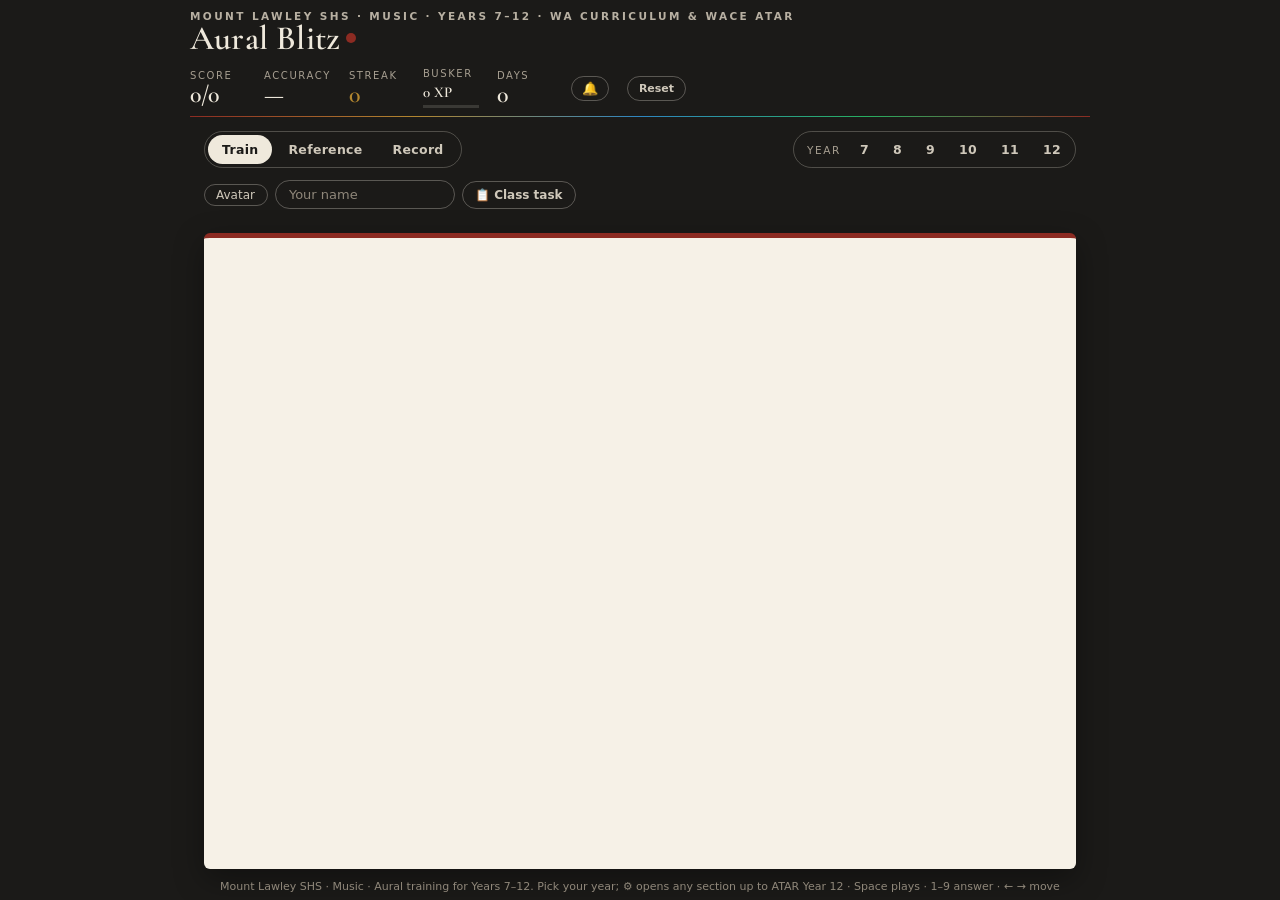
<file: index (1).html>
<!doctype html>
<html lang="en-AU">
<head>
<meta charset="utf-8">
<meta name="viewport" content="width=device-width, initial-scale=1, viewport-fit=cover">
<title>Aural Blitz · Mount Lawley SHS Music</title>
<link rel="manifest" href="manifest.webmanifest">
<meta name="theme-color" content="#1b1a18">
<meta name="apple-mobile-web-app-capable" content="yes">
<meta name="apple-mobile-web-app-status-bar-style" content="black">
<link rel="apple-touch-icon" href="icon-192.png">
<link rel="stylesheet" href="../fonts/fonts.css?v=20261109b">
<style>
  :root{--bg:#1b1a18;--ink:#1b1a18;--paper:#f6f1e7;--paper2:#efe8da;--line:#262421;--muted:#7a7267;--rule:#d8d0c1;--shade:#ebe4d6;
    --ox:#8c2b22;--brass:#b2862f;--green:#3d6b45;--red:#a3322a;--accent:#8c2b22;--cream:#efe9dc;--serif:'Cormorant Garamond',Georgia,'Times New Roman',serif;
    --sans:Inter,system-ui,-apple-system,'Segoe UI',Roboto,Arial,sans-serif;}
  *{box-sizing:border-box} html,body{margin:0}
  body{font-family:var(--sans);color:var(--ink);background:var(--bg);height:100vh;height:100dvh;display:flex;flex-direction:column;overflow:hidden;-webkit-text-size-adjust:100%}
  header{padding:calc(10px + env(safe-area-inset-top,0)) 14px 4px;color:var(--cream)}
  header .wrap{max-width:900px;margin:0 auto;display:flex;align-items:flex-end;justify-content:space-between;gap:12px;flex-wrap:wrap;border-bottom:1px solid rgba(239,233,220,.18);padding-bottom:8px}
  header .eye{font-size:10.5px;letter-spacing:2.4px;text-transform:uppercase;color:#b8b0a2;font-weight:600}
  header h1{margin:0;font-family:var(--serif);font-size:34px;font-weight:600;letter-spacing:.2px;line-height:1;color:var(--cream)}
  header h1 .dot{display:inline-block;width:10px;height:10px;border-radius:50%;background:var(--ox);margin-left:6px;vertical-align:middle;transform:translateY(-4px)}
  .hud{display:flex;align-items:center;gap:18px;color:var(--cream);font-size:12px}
  .hud .stat{display:flex;flex-direction:column;align-items:flex-start;gap:2px;min-width:56px}
  .hud .stat .lbl{font-size:10px;letter-spacing:1.6px;text-transform:uppercase;color:#a79f91}
  .hud .stat .val{font-family:var(--serif);font-size:24px;line-height:1;font-weight:600;color:var(--cream)}
  .hud .stat .val.brass{color:var(--brass)}
  .hud .rst{background:transparent;border:1px solid rgba(239,233,220,.3);color:#cfc8ba;border-radius:999px;font-size:11px;font-weight:600;padding:5px 11px;cursor:pointer;font-family:var(--sans)}
  .hud .rst:hover{border-color:var(--cream);color:var(--cream)}
  .xp{height:3px;width:56px;background:rgba(239,233,220,.15);overflow:hidden;margin-top:3px}
  .xp i{display:block;height:100%;width:0;background:var(--brass);transition:width .4s}
  main{max-width:900px;width:100%;margin:0 auto;padding:4px 14px 6px;flex:1;min-height:0;display:flex;flex-direction:column;position:relative}
  .topbar{display:flex;align-items:center;justify-content:space-between;gap:12px;flex-wrap:wrap;margin:6px 0 2px;flex:none}
  .modebar{display:flex;gap:2px;border:1px solid rgba(239,233,220,.25);border-radius:999px;padding:3px;width:max-content}
  .modebar button{border:0;background:transparent;color:#cfc8ba;font-weight:600;font-size:12.5px;padding:7px 14px;border-radius:999px;cursor:pointer;font-family:var(--sans);letter-spacing:.3px}
  .modebar button.on{background:var(--cream);color:var(--ink)}
  .namebar{display:flex;align-items:center;gap:7px;color:#cfc8ba;font-size:12px}
  .yearbar .ylab{color:#a79f91;font-size:10.5px;letter-spacing:1.6px;text-transform:uppercase;padding:0 6px 0 10px;align-self:center}
  .yearbar button{padding:7px 11px}
  .ytag{display:inline-block;margin-left:6px;font-size:9.5px;font-weight:700;letter-spacing:.8px;padding:1px 5px;border-radius:4px;background:var(--brass);color:#fff;vertical-align:middle}
  .chip.on .ytag{background:var(--cream);color:var(--ink)}
  .namebar input{border:1px solid rgba(239,233,220,.3);background:transparent;color:var(--cream);border-radius:999px;padding:6px 13px;font-size:13px;font-family:var(--sans);width:180px;outline:none}
  .namebar input::placeholder{color:#8f877a} .namebar input:focus{border-color:var(--cream)}
  .tabs{display:flex;gap:6px;overflow-x:auto;padding:8px 2px 6px;-webkit-overflow-scrolling:touch;flex:none;scrollbar-width:none}
  .tabs::-webkit-scrollbar{display:none}
  .tabs button{flex:0 0 auto;border:1px solid rgba(239,233,220,.22);background:transparent;color:#d7d0c2;border-radius:999px;padding:7px 13px;font-size:12.5px;font-weight:600;white-space:nowrap;cursor:pointer;font-family:var(--sans)}
  .tabs button:hover{border-color:rgba(239,233,220,.6)}
  .tabs button.on{background:var(--cream);color:var(--ink);border-color:var(--cream)}
  .dots{display:flex;gap:6px;flex-wrap:wrap;padding:0 2px 8px;flex:none}
  .dots .d{width:11px;height:11px;border-radius:50%;border:1px solid rgba(239,233,220,.45);background:transparent;cursor:pointer}
  .dots .d.cur{box-shadow:0 0 0 2px var(--bg),0 0 0 3.5px var(--brass)}
  .dots .d.ok{background:#5d8a63;border-color:#5d8a63} .dots .d.no{background:#b4433a;border-color:#b4433a}
  .card{background:var(--paper);border-radius:6px;padding:16px 18px 14px;border-top:4px solid var(--accent);flex:1;min-height:0;overflow:auto;box-shadow:0 10px 30px rgba(0,0,0,.35)}
  .qnum{font-size:10.5px;letter-spacing:2px;text-transform:uppercase;color:var(--accent);font-weight:700}
  .prompt{font-family:var(--serif);font-size:24px;font-weight:600;margin:3px 0 2px;line-height:1.15;letter-spacing:.1px}
  .sub{font-size:13.5px;color:#4d463c;margin:0 0 8px}
  .howbtn{display:inline-flex;align-items:center;gap:6px;margin:4px 6px 8px 0;border:1px solid var(--rule);background:transparent;color:var(--ink);border-radius:999px;padding:6px 12px;font-size:12px;font-weight:600;cursor:pointer;font-family:var(--sans)}
  .howbtn:hover{border-color:var(--ink)}
  .playpanel{display:flex;align-items:center;gap:10px;flex-wrap:wrap;justify-content:center;background:var(--paper2);border:1px solid var(--rule);border-radius:6px;padding:12px;margin:4px 0 12px}
  .playbtn{border:0;background:var(--ink);color:var(--cream);font-weight:600;font-size:16px;padding:12px 26px;border-radius:999px;cursor:pointer;font-family:var(--sans);letter-spacing:.3px}
  .playbtn:hover:not(:disabled){background:#000} .playbtn:disabled{opacity:.55;cursor:default}
  .playbtn.on{box-shadow:0 0 0 3px rgba(178,134,47,.45)}
  .replaybtn{border:1px solid var(--ink);background:transparent;color:var(--ink);font-weight:600;font-size:13.5px;padding:11px 16px;border-radius:999px;cursor:pointer;font-family:var(--sans)}
  .plabel{font-size:12.5px;color:#4d463c;width:100%;text-align:center}
  .gback{position:fixed;inset:0;background:rgba(14,13,12,.6);z-index:69;display:none} .gback.open{display:block}
  .guide{position:fixed;left:50%;top:50%;transform:translate(-50%,-50%);width:min(600px,92vw);max-height:84vh;overflow:auto;background:var(--paper);border-radius:6px;border-top:4px solid var(--accent);padding:18px 22px;z-index:70;display:none;box-shadow:0 24px 70px rgba(0,0,0,.5);font-size:14px;line-height:1.55}
  .guide.open{display:block}
  .guide b{color:#222} .guide ol,.guide ul{margin:6px 0 0;padding-left:20px} .guide li{margin:5px 0}
  .guide .gclose{position:absolute;top:10px;right:12px;border:0;background:var(--shade);border-radius:999px;width:30px;height:30px;font-size:15px;cursor:pointer}
  .toolbar{display:flex;align-items:center;gap:8px;flex-wrap:wrap;margin-bottom:8px}
  .toolbar .lab{font-size:11px;color:var(--muted);font-weight:700;letter-spacing:1px;text-transform:uppercase}
  .acc{display:flex;gap:5px}
  .acc button{min-width:42px;height:38px;border:1px solid var(--rule);background:#fff;border-radius:6px;font-size:19px;cursor:pointer;line-height:1;font-family:Georgia,serif}
  .acc button.on{background:var(--ink);color:var(--cream);border-color:var(--ink)}
  .staveWrap{width:100%;background:#fff;border-radius:6px;border:1px solid var(--rule);touch-action:manipulation}
  svg.stave{display:block;width:auto;max-width:100%;max-height:178px;height:auto;margin:0 auto}
  .hint{font-size:12px;color:var(--muted);margin:8px 2px 0}
  .opts{display:grid;grid-template-columns:repeat(auto-fit,minmax(170px,1fr));gap:7px}
  .opts button{display:flex;align-items:center;gap:10px;text-align:left;border:1px solid var(--rule);background:#fff;color:var(--ink);border-radius:6px;padding:11px 13px;font-size:15px;font-weight:500;cursor:pointer;font-family:var(--sans)}
  .opts button:hover:not(:disabled){border-color:var(--ink)}
  .opts button .k{flex:0 0 auto;width:22px;height:22px;border-radius:4px;background:var(--shade);color:#5b554a;font-size:11.5px;font-weight:700;display:grid;place-items:center}
  .opts button.ok{background:#e6efe5;border-color:var(--green);color:#1f4a27} .opts button.ok .k{background:var(--green);color:#fff}
  .opts button.no{background:#f5e3e0;border-color:var(--red);color:#7a241d} .opts button.no .k{background:var(--red);color:#fff}
  .opts button:disabled{cursor:default}
  .modetoggle{display:inline-flex;border:1px solid var(--rule);border-radius:999px;overflow:hidden;margin:0 0 8px 0;vertical-align:middle}
  .modetoggle button{border:0;background:transparent;color:#4d463c;font-weight:600;font-size:12px;padding:7px 13px;cursor:pointer;font-family:var(--sans)}
  .modetoggle button.on{background:var(--ink);color:var(--cream)}
  .scoreWrap{width:100%;overflow-x:auto;background:#fff;border:1px solid var(--rule);border-radius:6px;padding:6px;touch-action:pan-x}
  svg.score{display:block;width:100%;max-width:100%;height:auto;margin:0 auto}
  .scalebadge{display:inline-block;background:var(--shade);border:1px solid var(--rule);color:#3b352c;font-weight:600;font-size:12.5px;border-radius:999px;padding:4px 12px;margin:0 0 9px}
  .playparts{display:flex;gap:7px;flex-wrap:wrap;justify-content:center}
  .pp{border:0;background:var(--ink);color:var(--cream);font-weight:600;font-size:13.5px;padding:11px 17px;border-radius:999px;cursor:pointer;font-family:var(--sans)}
  .pp:disabled{opacity:.55;cursor:default}
  .pp.sub{background:transparent;color:var(--ink);border:1px solid var(--ink)}
  .tempotog,.difftog{display:flex;align-items:center;gap:8px;justify-content:center;width:100%;margin-top:8px}
  .difftog{margin:0 0 10px}
  .tplay{justify-content:flex-start;gap:12px;text-align:left;font-size:14px;line-height:1.4}.tplay .tpico{font-size:26px}
  .rnrow{margin:0 0 8px}.rnlab{font-size:12px;font-weight:700;letter-spacing:.5px;text-transform:uppercase;color:var(--muted);margin:0 0 4px}.rnrow .slots{display:flex;flex-wrap:wrap;gap:6px}
  .twop .tpl{font-size:11px;font-weight:700;letter-spacing:.5px;text-transform:uppercase;color:#555;margin:2px 0 -2px}.twop{border-left:3px solid #1b1a18;padding-left:8px}
  .dictopts{margin:-6px 0 12px;font-size:13px}.dictopts summary{cursor:pointer;list-style:none;display:inline-block;border:1px solid var(--rule);border-radius:999px;padding:5px 12px;font-weight:700;color:var(--muted);background:#fff;user-select:none}
  .dictopts summary::-webkit-details-marker{display:none}.dictopts[open] summary{color:var(--ink)}.dictopts[open]>div{margin-top:10px}.dictopts .difftog,.dictopts .tempotog{justify-content:flex-start}
  body.paper .dictopts{display:none!important}
  .tlab{font-size:11px;color:var(--muted);font-weight:700;letter-spacing:1px;text-transform:uppercase}
  .tgrp{display:inline-flex;border:1px solid var(--rule);border-radius:999px;overflow:hidden;background:#fff}
  .tgrp button{border:0;background:transparent;color:#4d463c;font-weight:600;font-size:12px;padding:6px 13px;cursor:pointer;font-family:var(--sans)}
  .tgrp button.on{background:var(--ink);color:var(--cream)}
  #score .sclr{cursor:pointer}
  .setgrp{margin:12px 0}
  .setlabel{font-size:11px;font-weight:700;color:var(--muted);text-transform:uppercase;letter-spacing:1.2px;margin-bottom:6px}
  .setchips{display:flex;flex-wrap:wrap;gap:6px}
  .chip{border:1px solid var(--rule);background:#fff;color:#4d463c;border-radius:999px;padding:7px 13px;font-size:13px;font-weight:500;cursor:pointer;font-family:var(--sans)}
  .chip.on{background:var(--ink);color:var(--cream);border-color:var(--ink)}
  .mpal{display:flex;gap:5px;flex-wrap:wrap}
  .mpal button{border:1px solid var(--rule);background:#fff;border-radius:6px;padding:7px 10px;font-weight:600;font-size:12.5px;cursor:pointer;line-height:1.1;font-family:var(--sans)}
  .mpal button.on{background:var(--ink);color:var(--cream);border-color:var(--ink)}
  .mpal button.tool{border-style:dashed}
  .mpal button.tool.on{border-style:solid;background:var(--ox);border-color:var(--ox)}
  .names{margin-top:10px;font-size:15px;font-weight:600;color:var(--ox);letter-spacing:.3px;display:none}
  .controls{display:flex;gap:8px;margin-top:11px;flex-wrap:wrap}
  .controls button{flex:1 1 auto;min-width:110px;border-radius:6px;padding:12px;font-size:14px;font-weight:600;cursor:pointer;border:1px solid var(--ink);font-family:var(--sans)}
  .btn-check{background:var(--ink);color:var(--cream)} .btn-ghost{background:transparent;color:var(--ink)} .btn-ans{background:transparent;color:var(--ox);border-color:var(--ox)!important}
  .feedback{margin-top:14px;font-family:var(--serif);font-size:21px;font-weight:600;min-height:22px;line-height:1.2}
  .feedback.ok{color:var(--green)} .feedback.no{color:var(--red)}
  .why{font-family:var(--sans);font-size:13.5px;color:#4d463c;font-weight:400;margin-top:5px;line-height:1.5}
  .nav{display:flex;justify-content:space-between;align-items:center;margin-top:12px}
  .nav button{border:1px solid var(--rule);background:transparent;border-radius:999px;padding:9px 17px;font-size:13.5px;font-weight:600;cursor:pointer;font-family:var(--sans)}
  .nav button:disabled{opacity:.35;cursor:default} .nav .pos{font-size:12px;color:var(--muted);font-weight:600;letter-spacing:1px}
  .reftable{overflow-x:auto;margin:8px 0} .reftable table{width:100%;border-collapse:collapse;font-size:13.5px}
  .reftable th{background:var(--ink);color:var(--cream);text-align:left;padding:7px 10px;font-size:11.5px;letter-spacing:.8px;text-transform:uppercase;font-weight:600}
  .reftable td{border-bottom:1px solid var(--rule);padding:7px 10px;vertical-align:top}
  .refcard{background:var(--paper2);border:1px solid var(--rule);border-left:3px solid var(--accent);border-radius:4px;padding:10px 13px;margin:8px 0;font-size:13.5px;line-height:1.55}
  .refhd{font-family:var(--serif);font-weight:600;font-size:19px;margin:14px 0 2px}
  .refnote{font-size:12px;color:var(--muted);margin-top:12px}
  .secgrid{border:1px solid var(--rule);border-radius:6px;overflow:hidden;margin:6px 0 4px}
  .secrow{display:flex;align-items:center;padding:8px 12px;font-size:14px;border-bottom:1px solid var(--rule)} .secrow:last-child{border-bottom:0}
  .secrow.sechead{background:var(--ink);color:var(--cream);font-weight:600;font-size:11px;text-transform:uppercase;letter-spacing:1px}
  .secname{flex:1;font-weight:500} .secprog{width:66px;text-align:center;color:#4d463c} .secpct{width:70px;text-align:center;font-weight:700} .secdone{width:30px;text-align:center;color:var(--green);font-weight:900}
  .slots{display:flex;gap:6px;flex-wrap:wrap;justify-content:center;margin:4px 0 10px}
  .slot{min-width:58px;height:52px;border:1px solid var(--rule);border-radius:6px;display:grid;place-items:center;font-family:var(--serif);font-size:21px;font-weight:600;background:#fff;cursor:pointer;position:relative;padding:0 10px}
  .slot .n{position:absolute;top:3px;left:6px;font-family:var(--sans);font-size:9.5px;color:var(--muted);font-weight:700}
  .slot.cur{border-color:var(--ink);box-shadow:inset 0 0 0 1.5px var(--ink)} .slot.given{background:var(--shade);color:#4d463c;cursor:default}
  .slot.ok{border-color:var(--green);background:#e6efe5} .slot.no{border-color:var(--red);background:#f5e3e0}
  .rnpal{display:flex;gap:6px;flex-wrap:wrap;justify-content:center}
  .rnpal button{border:1px solid var(--rule);background:#fff;border-radius:6px;padding:8px 12px;font-family:var(--serif);font-size:18px;font-weight:600;cursor:pointer;min-width:52px}
  .rnpal button:hover{border-color:var(--ink)}
  .barchips{display:flex;gap:6px;flex-wrap:wrap;justify-content:center;margin:10px 0 2px}
  .barchip{border:1px solid var(--rule);background:#fff;border-radius:6px;padding:9px 14px;font-weight:600;font-size:13px;cursor:pointer;min-width:86px;text-align:center;font-family:var(--sans)}
  .barchip.pitch{background:#e9e2f3;border-color:#6b4a7a;color:#45305a} .barchip.rhythm{background:#fbe9d2;border-color:var(--brass);color:#6a4d12}
  .barchip.ok{box-shadow:inset 0 0 0 2px var(--green)} .barchip.no{box-shadow:inset 0 0 0 2px var(--red)}
  .steps{display:flex;gap:6px;flex-wrap:wrap;margin:0 0 8px}
  .step{border:1px solid var(--rule);border-radius:999px;padding:5px 12px;font-size:12px;font-weight:700;color:var(--muted);letter-spacing:.3px}
  .step.on{background:var(--ink);color:var(--cream);border-color:var(--ink)} .step.done{color:var(--green);border-color:var(--green)}
  .asplayed{margin-top:10px;font-size:11px;color:var(--muted);letter-spacing:1.2px;text-transform:uppercase;font-weight:700}
  footer{flex:none;max-width:900px;margin:0 auto;padding:5px 16px 7px;color:#8f877a;font-size:11px;text-align:center}
  #toast{position:fixed;left:50%;top:84px;transform:translateX(-50%) translateY(-10px);z-index:60;opacity:0;background:var(--cream);color:var(--ink);font-family:var(--serif);font-weight:600;font-size:20px;padding:10px 24px;border-radius:999px;box-shadow:0 12px 34px rgba(0,0,0,.45);transition:opacity .25s,transform .3s;pointer-events:none;border:1px solid var(--brass);white-space:normal;width:max-content;max-width:min(92vw,560px);text-align:center;line-height:1.25;border-radius:22px}
  #toast.show{opacity:1;transform:translateX(-50%) translateY(0)}
  @keyframes shake{10%,90%{transform:translateX(-2px)}20%,80%{transform:translateX(4px)}30%,50%,70%{transform:translateX(-6px)}40%,60%{transform:translateX(6px)}}
  .shake{animation:shake .4s}
  @keyframes winglow{0%{box-shadow:0 10px 30px rgba(0,0,0,.35),0 0 0 0 rgba(61,107,69,.6)}100%{box-shadow:0 10px 30px rgba(0,0,0,.35),0 0 0 14px rgba(61,107,69,0)}}
  .winglow{animation:winglow .6s}
  #fx{position:fixed;inset:0;pointer-events:none;z-index:50}
  #musicfx{position:fixed;inset:0;pointer-events:none;z-index:0;overflow:hidden}
  #musicfx span{position:absolute;will-change:transform,opacity;animation:floatUp linear infinite;font-family:Georgia,serif}
  @keyframes floatUp{0%{transform:translateY(40px) rotate(-10deg);opacity:0}15%{opacity:1}85%{opacity:1}100%{transform:translateY(-160px) rotate(25deg);opacity:0}}
  @media (prefers-reduced-motion:reduce){#musicfx span{animation:none;opacity:.35}}
  main,header,footer{position:relative;z-index:2}
  header .wrap{border-bottom:1px solid transparent;border-image:linear-gradient(90deg,var(--ox),var(--brass),#2e86c1,#27ae60,var(--ox)) 1}
  .card{border-top-width:5px}
  .dots .d.ok{background:#2ecc71;border-color:#2ecc71} .dots .d.no{background:#e74c3c;border-color:#e74c3c}
  .avbtn{display:flex;align-items:center;gap:8px;border:1px solid rgba(239,233,220,.3);background:transparent;border-radius:999px;padding:3px 12px 3px 3px;cursor:pointer;color:#cfc8ba;font-family:var(--sans);font-size:12px}
  .avbtn:hover{border-color:var(--cream)} .avbtn svg{width:34px;height:34px;border-radius:50%;display:block}
  .avgrid{display:grid;grid-template-columns:150px 1fr;gap:16px;align-items:start}
  .avgrid .prev svg{width:150px;height:150px;border-radius:20px;display:block;box-shadow:0 8px 22px rgba(0,0,0,.2)}
  .avopt{margin:0 0 10px} .avopt .setlabel{margin-bottom:4px}
  .sw{width:28px;height:28px;border-radius:50%;border:2px solid #fff;box-shadow:0 0 0 1px var(--rule);cursor:pointer;display:inline-block}
  .sw.on{box-shadow:0 0 0 2.5px var(--ink)}
  .avchip{border:1px solid var(--rule);background:#fff;border-radius:8px;padding:6px 10px;font-size:13px;cursor:pointer;font-family:var(--sans)}
  .avchip.on{background:var(--ink);color:var(--cream);border-color:var(--ink)}
  .logav svg{width:22px;height:22px;border-radius:50%;vertical-align:middle;margin-right:6px}
  .streakfire{color:#ff8a3d}
  .tabs button .ring{display:inline-block;width:14px;height:14px;vertical-align:-2px;margin-left:6px}
  .tabs button .ring circle{fill:none;stroke-width:3}
  .tabs button .mast{margin-left:5px;color:var(--brass);font-weight:900}
  .tabs button.special{border-style:dashed}
  .sfxbtn{background:transparent;border:1px solid rgba(239,233,220,.3);color:#cfc8ba;border-radius:999px;font-size:13px;padding:4px 10px;cursor:pointer;font-family:var(--sans)}
  .sfxbtn.off{opacity:.5;text-decoration:line-through}
  .dots .right{margin-left:auto;display:flex;gap:6px}
  .dots .sprintbtn,.dots .h2hbtn{border:1px solid rgba(239,233,220,.3);background:transparent;color:#cfc8ba;border-radius:999px;font-size:11px;font-weight:600;padding:5px 11px;cursor:pointer;font-family:var(--sans)}
  .dots .sprintbtn:hover,.dots .h2hbtn:hover{border-color:var(--cream);color:var(--cream)}
  .sprintbar{display:flex;align-items:center;justify-content:space-between;gap:10px;background:var(--ink);color:var(--cream);border-radius:6px;padding:8px 14px;margin:0 0 10px;font-family:var(--serif);font-size:20px;font-weight:600}
  .sprintbar .clock{font-size:26px;color:var(--brass)} .sprintbar .sp{font-family:var(--sans);font-size:12px;letter-spacing:1.5px;text-transform:uppercase;color:#a79f91}
  .h2hbar{display:flex;align-items:center;justify-content:center;gap:14px;background:var(--paper2);border:1px solid var(--rule);border-radius:6px;padding:8px 14px;margin:0 0 10px;font-size:14px}
  .h2hbar .pl{display:flex;align-items:center;gap:6px;padding:4px 10px;border-radius:999px;border:1px solid transparent} .h2hbar .pl.turn{border-color:var(--ink);background:#fff;font-weight:700}
  .h2hbar .sc{font-family:var(--serif);font-size:20px;font-weight:700;color:var(--ox)}
  .hearbtn{display:inline-flex;align-items:center;gap:6px;margin-top:8px;border:1px solid var(--ink);background:transparent;color:var(--ink);border-radius:999px;padding:7px 14px;font-size:13px;font-weight:600;cursor:pointer;font-family:var(--sans)}
  .hearbtn:disabled{opacity:.5}
  .xpbonus{font-family:var(--sans);font-size:12px;color:var(--brass);font-weight:700;margin-left:8px}
  .profgrid{display:grid;grid-template-columns:repeat(auto-fit,minmax(130px,1fr));gap:8px;margin:8px 0}
  .profcell{background:var(--paper2);border:1px solid var(--rule);border-radius:6px;padding:10px 12px}
  .profcell .l{font-size:10px;letter-spacing:1.5px;text-transform:uppercase;color:var(--muted);font-weight:700}
  .profcell .v{font-family:var(--serif);font-size:24px;font-weight:600;line-height:1.1}
  .achgrid{display:grid;grid-template-columns:repeat(auto-fill,minmax(150px,1fr));gap:8px;margin:8px 0}
  .ach{display:flex;gap:9px;align-items:flex-start;border:1px solid var(--rule);border-radius:6px;padding:8px 10px;background:#fff}
  .ach.locked{opacity:.45;filter:grayscale(1)} .ach .ic{font-size:22px;line-height:1} .ach .t{font-weight:700;font-size:13px} .ach .d{font-size:11.5px;color:#4d463c}
  .masterbars{margin:8px 0} .mrow2{display:flex;align-items:center;gap:10px;padding:5px 0;font-size:13px} .mrow2 .nm{width:170px} .mrow2 .bar{flex:1;height:8px;background:var(--shade);border-radius:999px;overflow:hidden} .mrow2 .bar i{display:block;height:100%;background:var(--green)} .mrow2 .bar i.low{background:var(--red)} .mrow2 .bar i.mid{background:var(--brass)} .mrow2 .pc{width:60px;text-align:right;font-weight:700}
  .avchip.locked{opacity:.5;border-style:dashed}
  @keyframes rankpop{0%{transform:translate(-50%,-50%) scale(.7);opacity:0}60%{transform:translate(-50%,-50%) scale(1.06);opacity:1}100%{transform:translate(-50%,-50%) scale(1)}}
  .guide.rank{animation:rankpop .5s;text-align:center}
  .exambar{display:flex;align-items:center;justify-content:space-between;gap:10px;flex-wrap:wrap;background:var(--ink);color:var(--cream);border-radius:6px;padding:8px 14px;margin:0 0 10px;font-size:13px}
  .exambar b{font-family:var(--serif);font-size:19px;font-weight:600} .exambar .mk{color:var(--brass);font-weight:700} .exambar .tm{font-family:var(--serif);font-size:19px}
  .examtable{width:100%;border-collapse:collapse;font-size:14px;margin:8px 0} .examtable td,.examtable th{padding:7px 10px;border-bottom:1px solid var(--rule);text-align:left} .examtable th{background:var(--ink);color:var(--cream);font-size:11px;letter-spacing:1px;text-transform:uppercase;font-weight:600} .examtable td.r{text-align:right;font-weight:700;white-space:nowrap}
  .examtotal{font-family:var(--serif);font-size:34px;font-weight:600;margin:6px 0}
  .tabs button.exam{border-color:var(--brass);color:var(--brass)} .tabs button.exam.on{background:var(--brass);color:var(--ink)}
  body.embed header,body.embed .topbar,body.embed .tabs,body.embed footer,body.embed #musicfx{display:none!important} body.embed main{padding-top:6px} body.embed .dots{background:#f3f3f3;border:1px dashed #999;border-radius:4px;padding:4px 8px} .embedlab{font-family:Arial,Helvetica,sans-serif;font-size:11px;font-weight:700;color:#333;margin-right:8px;white-space:nowrap}
  .embedframe{width:100%;height:min(78vh,820px);border:1px solid var(--rule);border-radius:6px;background:#1b1a18}
  .dots .finishbtn{border:1px solid var(--brass);background:transparent;color:var(--brass);border-radius:999px;font-size:11px;font-weight:600;padding:5px 11px;cursor:pointer;font-family:var(--sans)}
  @media (max-width:560px){.avgrid{grid-template-columns:1fr}.avgrid .prev svg{width:110px;height:110px;margin:0 auto}
header h1{font-size:27px}header .eye{font-size:9.5px;letter-spacing:1.8px}.hud{gap:12px}.hud .stat{min-width:44px}.hud .stat .val{font-size:19px}
    .card{padding:12px 12px 12px}.prompt{font-size:20px}.topbar{gap:8px}.namebar input{width:140px}.playbtn{font-size:15px;padding:11px 20px}.opts{grid-template-columns:1fr 1fr}.opts button{font-size:14px;padding:10px 10px}}
  /* ---- Exam booklet skin: the WACE Question/Answer booklet layout, with MLSHS branding ---- */
  body.paper{background:#4f4f4f;--ink:#000;--paper:#fff;--paper2:#f4f4f4;--line:#000;--muted:#555;--rule:#9a9a9a;--shade:#ebebeb;--accent:#000;--ox:#000;--brass:#000;--cream:#fff;--green:#1d6b2d;--red:#b3261e;--serif:Arial,Helvetica,sans-serif;--sans:Arial,Helvetica,sans-serif}
  body.paper header,body.paper .topbar,body.paper .howbtn,body.paper .qnum,body.paper .difftog,body.paper .modetoggle,body.paper footer{display:none!important}
  body.paper main{max-width:880px;padding:8px 10px 10px}
  body.paper .tabs{padding:4px 2px 4px} body.paper .tabs button{border-radius:0;border-color:#8d8d8d;color:#e6e6e6;font-size:11.5px;padding:5px 10px;font-weight:600;font-family:Arial,Helvetica,sans-serif}
  body.paper .tabs button.on,body.paper .tabs button.exam.on{background:#fff;color:#000;border-color:#fff} body.paper .tabs button .ring,body.paper .tabs button .mast,body.paper .tabs button .pc{display:none}
  body.paper .dots{padding:0 2px 6px} body.paper .dots .d{border-radius:0;border-color:#c4c4c4} body.paper .dots .d.cur{box-shadow:0 0 0 2px #4f4f4f,0 0 0 3.5px #fff}
  body.paper .dots .finishbtn{border-radius:0;border-color:#fff;color:#fff;font-family:Arial,Helvetica,sans-serif}
  body.paper .card{border-radius:0;border-top:0;box-shadow:0 3px 18px rgba(0,0,0,.55);padding:24px 46px 30px;font-size:14px;line-height:1.45;color:#000;font-family:Arial,Helvetica,sans-serif}
  body.paper.embed{background:#fff} body.paper.embed .card{box-shadow:none;padding:6px 22px 24px} body.paper.embed .rhead{display:none} body.paper.embed main{padding-top:0}
  body.paper .rhead{display:flex;justify-content:space-between;align-items:baseline;font-size:12px;font-weight:700;letter-spacing:.6px;padding-bottom:4px;margin-bottom:14px;border-bottom:1.5px solid #000;text-transform:uppercase}
  body.paper .rhead .tm{font-weight:400;letter-spacing:0;text-transform:none}
  body.paper .secthead{display:flex;justify-content:space-between;align-items:baseline;font-size:17px;font-weight:700;margin:2px 0 2px}
  body.paper .parthead{display:flex;justify-content:space-between;align-items:baseline;font-size:15px;font-weight:700;margin:4px 0 4px}
  body.paper .partnote{font-size:13.5px;margin:0 0 14px;line-height:1.45}
  body.paper .qmain{font-size:15px;font-weight:700;display:flex;justify-content:space-between;align-items:baseline;margin:12px 0 2px}
  body.paper .qhead{display:flex;justify-content:space-between;align-items:baseline;font-size:14.5px;font-weight:700;margin:10px 0 8px}
  body.paper .qhead .mk,body.paper .qmain .mk{font-weight:700;white-space:nowrap;margin-left:12px}
  body.paper .prompt{font-size:14px;font-weight:400;line-height:1.5;margin:0 0 8px;letter-spacing:0}
  body.paper .sub{font-size:13.5px;color:#000}
  body.paper .exambox{border:1px solid #000;padding:7px 12px;font-size:12px;margin:0 0 10px;line-height:1.45}
  body.paper .playpanel{background:none;border:0;padding:2px 0 6px;justify-content:flex-start;margin:0 0 4px;gap:8px}
  body.paper .playbtn,body.paper .pp{background:#e7e7e7;color:#000;border:1.5px solid #000;border-radius:999px;font-weight:700;font-size:14px;padding:8px 18px;font-family:Arial,Helvetica,sans-serif}
  body.paper .playbtn.on,body.paper .pp.on{background:#000;color:#fff;box-shadow:none}
  body.paper .replaybtn,body.paper .pp.sub{background:#fff;color:#000;border:1px solid #000;border-radius:999px;font-size:12.5px;padding:7px 14px;font-weight:600}
  body.paper .plabel{text-align:left;width:auto;color:#000;font-size:12.5px}
  body.paper .tempotog .tlab,body.paper .toolbar .lab{color:#000}
  body.paper .scoreWrap,body.paper .staveWrap,body.paper .showbox{border:0;border-radius:0;padding:4px 0;background:#fff}
  body.paper .scalebadge{border-radius:0;background:none;border:0;padding:0;margin:0 0 2px;font-weight:700;color:#000;font-size:13px}
  body.paper .opts button{border-radius:0;border:1px solid #000;background:#fff;font-size:14px;font-family:Arial,Helvetica,sans-serif}
  body.paper .opts button .k{border-radius:0}
  body.paper .controls button,body.paper .nav button,body.paper .mpal button,body.paper .acc button,body.paper .tgrp button,body.paper .rnpal button,body.paper .tool,body.paper .slots .slot,body.paper .step,body.paper .barchips button{border-radius:0!important;font-family:Arial,Helvetica,sans-serif}
  body.paper .controls button{border:1px solid #000} body.paper .btn-check{background:#000;color:#fff} body.paper .btn-ans{color:#000;border-color:#000!important}
  body.paper .nav button{border:1px solid #000;background:#fff}
  body.paper .pfoot{display:flex;justify-content:flex-end;font-size:12px;font-weight:700;letter-spacing:.6px;margin-top:22px;padding-top:6px;border-top:1.5px solid #000;text-transform:uppercase}
  body.paper .embedframe{border:1px solid #000;border-radius:0;background:#fff}
  body.paper .feedback{font-size:15px;font-weight:700}
  body.paper .hint{color:#444;font-size:12px}
  body.paper .examtable{font-size:13.5px;margin:10px 0} body.paper .examtable th{background:#fff;color:#000;border:1px solid #000} body.paper .examtable td{border:1px solid #000}
  body.paper .examtotal{font-size:28px;font-weight:700}
  .cover .ctop{display:flex;justify-content:space-between;align-items:flex-start;gap:16px;border-bottom:1.5px solid #000;padding-bottom:14px;margin-bottom:14px;flex-wrap:wrap}
  .cover .crest{display:flex;align-items:center;gap:12px}
  .cover .crestimg{height:64px;width:auto;display:block} .cover .crest.noimg .crestimg{display:none} .cover .crest:not(.noimg) .crestbox{display:none}
  .cover .crestbox{width:64px;height:64px;border:2.5px solid #000;display:flex;align-items:center;justify-content:center;font-weight:900;font-size:13px;letter-spacing:1px;flex:none}
  .cover .cresttxt{font-size:13.5px;font-weight:700;line-height:1.25} .cover .cresttxt small{display:block;font-weight:400;font-size:11px;margin-top:3px}
  .cover .cright{text-align:right;font-size:13px;line-height:1.4} .cover .cright b{font-size:15px;display:block}
  .cover h2{font-size:36px;font-weight:700;margin:2px 0 12px;letter-spacing:1px;font-family:Arial,Helvetica,sans-serif}
  .cover .idbox{border:1px solid #000;padding:10px 12px;font-size:13px;margin:0 0 14px;display:flex;align-items:baseline;gap:12px;flex-wrap:wrap}
  .cover .idbox .line{flex:1;border-bottom:1px solid #000;min-width:160px;padding:0 6px;font-weight:700}
  .cover h3{font-size:14.5px;font-weight:700;margin:14px 0 4px}
  .cover p,.cover li{font-size:13.5px;line-height:1.45;margin:3px 0;color:#000}
  .cover table{width:100%;border-collapse:collapse;font-size:12.5px;margin:6px 0 2px}
  .cover td,.cover th{border:1px solid #000;padding:6px 8px;text-align:center;vertical-align:middle} .cover th{font-weight:700;background:#fff} .cover td:first-child{text-align:left}
  .cover .fn{font-size:11.5px;color:#333}
  .cover ol{padding-left:22px;margin:4px 0}
  .cover .controls{margin-top:18px}
  @media (max-width:640px){body.paper .card{padding:16px 16px 20px}.cover h2{font-size:28px}.cover .cright{text-align:left}}
  body.paper #musicfx{display:none!important} body.paper #toast{font-family:Arial,Helvetica,sans-serif;font-size:14px;border-radius:0;border:1px solid #000;max-width:90vw;box-shadow:0 6px 20px rgba(0,0,0,.35)}
  body.paper .tempotog{display:none} body.paper .controls button{flex:0 0 auto;padding:10px 22px}
  body.paper.embed .dots .d{border-color:#000} body.paper.embed .dots .finishbtn{color:#000;border-color:#000} body.paper.embed .dots .d.cur{box-shadow:0 0 0 2px #fff,0 0 0 3.5px #000}
  .solfarow{display:flex;flex-direction:column;gap:7px;margin:10px 0 4px;padding:10px 12px;border:1px solid var(--rule);border-radius:6px;background:var(--paper2)}
  .solfarow .sfhd{display:flex;align-items:center;gap:10px;font-size:11px;color:var(--muted);font-weight:700;letter-spacing:1px;text-transform:uppercase}
  .solfarow .sfhd .sfres{font-weight:600;letter-spacing:0;text-transform:none;font-size:12.5px;color:var(--ink)}
  .sfchips{display:flex;gap:5px;flex-wrap:wrap}
  .sfc{min-width:40px;height:34px;border:1px solid var(--rule);background:#fff;border-radius:6px;font-family:var(--serif);font-size:17px;font-weight:600;cursor:pointer;color:var(--ink);padding:0 6px}
  .sfc.cur{border-color:var(--ink);box-shadow:0 0 0 2px rgba(27,26,24,.18)} .sfc.given{background:var(--shade);color:var(--muted);cursor:default}
  .sfc.ok{background:#e4efe5;border-color:#5d8a63;color:#2f5a35} .sfc.no{background:#f6e1df;border-color:#b4433a;color:#7d2a23}
  .playsleft{font-size:12.5px;font-weight:700;color:var(--ox);align-self:center;margin-left:4px}
  .gplay{display:flex;gap:8px;align-items:center;flex-wrap:wrap;margin:6px 0 8px}.gplay .playbtn{padding:9px 16px;font-size:15px}.gplay .replaybtn{padding:8px 14px}.gplay span{font-size:14px;color:var(--muted)}
  .card.grpset .gq+.gq{border-top:1px solid var(--rule);padding-top:12px;margin-top:12px}
  .sfov{position:absolute;left:0;top:0;width:0;height:0;z-index:2;pointer-events:none}
  .sfov>*{position:absolute!important;pointer-events:auto;margin:0!important;min-width:0!important;padding:0!important;box-sizing:border-box;display:flex!important;flex-direction:column;align-items:center;justify-content:center;line-height:1;white-space:nowrap;overflow:hidden;border-radius:5px!important}
  .sfov .slot .n{display:none}.sfov .slot,.sfov .sfc{font-family:var(--serif);font-weight:700}
  .sfov .sfc s{font-size:.72em;line-height:1;margin-bottom:1px}.sfov.tight .sfc.no s{display:none}
  .sfov .sfc.cur,.sfov .slot.cur{box-shadow:0 0 0 2px var(--ink)!important;border-color:var(--ink)!important;z-index:1}
  body.paper:not(.testmode) .sfov .sfc{display:none!important}
  .sfpal{display:flex;gap:5px;flex-wrap:wrap} .sfpal button{border:1px solid var(--rule);background:#fff;border-radius:999px;padding:7px 13px;font-family:var(--serif);font-size:17px;font-weight:600;cursor:pointer;color:var(--ink)}
  .sfpal button:hover{border-color:var(--ink)}
  body.paper .solfarow{display:none}body.paper.testmode .solfarow{display:flex}
.singrow{display:flex;flex-wrap:wrap;gap:8px;margin:10px 0}.sgc{min-width:56px;text-align:center;padding:12px 10px;border-radius:16px;border:2px solid var(--rule);border-bottom-width:4px;background:#fff;font-weight:900;font-size:20px;font-style:italic}
.sgc.cur{border-color:#1cb0f6;background:#eaf7fe}.sgc.ok{border-color:#58cc02;background:#d7ffb8;color:#3a7d00}.sgc.no{border-color:#ff4b4b;background:#ffdfe0;color:#c4232b}
.singmeter{display:flex;align-items:center;gap:12px;margin:8px 0}.sgnow{font-size:26px;font-weight:900;min-width:52px;text-align:center}.sgbar{position:relative;flex:1;height:14px;border-radius:8px;background:linear-gradient(90deg,#ffdfe0,#d7ffb8 42%,#d7ffb8 58%,#ffdfe0)}
.sgbar .sgmid{position:absolute;left:50%;top:-3px;bottom:-3px;width:2px;background:#58cc02}.sgbar i{position:absolute;left:50%;top:-5px;width:8px;height:24px;margin-left:-4px;border-radius:4px;background:#1f2328;transition:left .08s}.sgbar i.ok{background:#58cc02}.sgtip{font-size:11px;color:var(--muted);white-space:nowrap}
.tappad{display:block;width:100%;height:120px;margin:8px 0;border:0;border-radius:24px;background:#1cb0f6;color:#fff;font-size:28px;font-weight:900;letter-spacing:2px;box-shadow:0 6px 0 #1482d1;cursor:pointer;touch-action:manipulation;user-select:none;-webkit-user-select:none}
.tappad:disabled{background:#cfd8e3;box-shadow:0 6px 0 #b6c1ce;cursor:default}.tappad.hit{animation:tphit .12s}@keyframes tphit{50%{transform:translateY(4px);box-shadow:0 2px 0 #1482d1}}
.taptl svg{width:100%;height:40px}.tapkey{font-size:11.5px;color:var(--muted)}
.barset{display:flex;flex-wrap:wrap;gap:10px}
.bobox{margin:6px 0 4px;touch-action:none;user-select:none;-webkit-user-select:none}
.bogrid{display:grid;grid-template-columns:repeat(4,minmax(0,1fr));gap:10px;margin:2px 0 12px}
@media (max-width:720px){.bogrid{grid-template-columns:repeat(2,minmax(0,1fr))}}
.bolab{font-size:12px;font-weight:800;letter-spacing:.6px;text-transform:uppercase;color:var(--muted);margin:2px 0 6px}
.bocard.empty{border-style:dashed;background:#fbfaf7;cursor:pointer;min-height:52px}.bocard.empty.tgt{border-color:#1cb0f6;border-style:solid;box-shadow:0 0 0 3px rgba(28,176,246,.2)}
.boempty{display:flex;align-items:center;justify-content:center;min-height:22px;font-size:12px;font-weight:700;color:#1cb0f6;text-align:center}
.bocard.pool.used{opacity:.42}.bocard.pool .bohd span{color:#1cb0f6}
.lpbtn.on{background:var(--ink)!important;color:var(--cream,#fff)!important}
.lpbar{flex:1 1 100%;width:100%;box-sizing:border-box;margin-top:8px;background:#fff;border:1px solid var(--rule);border-radius:10px;padding:10px 12px;color:var(--ink);text-align:left}
.lphd{display:flex;justify-content:space-between;align-items:baseline;gap:8px;font-size:13px;margin-bottom:8px}.lphd .lpt{color:var(--muted);font-variant-numeric:tabular-nums;font-weight:700}
.lpwave{position:relative;height:64px;border-radius:6px;background:#f3f0ea;touch-action:none;cursor:pointer;color:#9a9286;user-select:none;-webkit-user-select:none;margin:0 11px}
.lpwave canvas{position:absolute;left:0;top:0;width:100%;height:100%;pointer-events:none}
.lpsel{position:absolute;top:0;bottom:0;background:rgba(28,176,246,.2);pointer-events:none}
.lph{position:absolute;top:-6px;bottom:-6px;width:30px;margin-left:-15px;display:flex;justify-content:center;cursor:ew-resize}.lph::before{content:'';width:3px;border-radius:2px;background:#1cb0f6}
.lph::after{content:'';position:absolute;top:50%;left:50%;width:16px;height:26px;margin:-13px 0 0 -8px;border-radius:6px;background:#1cb0f6;box-shadow:0 1px 3px rgba(0,0,0,.3)}
.lpcur{position:absolute;top:0;bottom:0;width:2px;margin-left:-1px;background:var(--ink);display:none;pointer-events:none}
.lpctl{display:flex;gap:8px;flex-wrap:wrap;margin-top:10px}.lpctl .playbtn{padding:9px 18px;font-size:15px}.lpctl .replaybtn{padding:8px 14px}
.lphint{font-size:12px;color:var(--muted);margin-top:6px;line-height:1.35}
body.paper .lpbar{border-color:#000;border-radius:4px}body.paper .lpwave{background:#f2f2f2;color:#777}body.paper .lpsel{background:rgba(0,0,0,.12)}body.paper .lph::before,body.paper .lph::after{background:#000}
.bocard{background:#fff;border:2px solid var(--rule);border-radius:10px;padding:4px 6px 2px;cursor:grab;transition:box-shadow .15s,border-color .15s;position:relative}
.bocard svg{width:100%;height:auto;max-height:96px;display:block;pointer-events:none}
.bocard .bohd{display:flex;justify-content:space-between;font-size:12px;font-weight:800;color:var(--muted)}.bocard .bohd b{color:var(--ink);font-size:13px}
.bocard.sel{border-color:#1cb0f6;box-shadow:0 0 0 3px rgba(28,176,246,.25)}.bocard.tgt{border-color:#1cb0f6;border-style:dashed}
.bocard.drag{z-index:5;box-shadow:0 10px 24px rgba(0,0,0,.25);cursor:grabbing;opacity:.92}
.bocard.fixed{background:#f3f0ea;cursor:default}.bocard.ok{border-color:var(--green)}.bocard.no{border-color:var(--red)}
body.hidefb .bocard.ok,body.hidefb .bocard.no{border-color:var(--rule)}
.rhbars{display:flex;flex-wrap:wrap;gap:6px;margin:4px 0 2px;font-size:12px;font-weight:700;color:var(--muted)}.rhbars span{padding:2px 8px;border-radius:999px;background:#f3f0ea}.rhbars .ok{background:#e5f6d8;color:#2b7a0b}.rhbars .over{background:#fde2e2;color:#b3261e}.barset .bcell{flex:1 1 200px;max-width:calc(50% - 5px);border:1px solid var(--rule,#bbb);padding:4px 6px;background:#fff}.barset .bcell b{font-family:Arial,sans-serif}.barset svg{max-width:100%;height:auto;max-height:110px}.tstscore svg{max-width:100%;height:auto}
.wqq{font-size:16px;margin:6px 0 8px;white-space:pre-wrap;line-height:1.45}.wqta{width:100%;box-sizing:border-box;font-family:var(--sans,inherit);font-size:15px;line-height:1.5;padding:10px 12px;border:1px solid var(--rule);border-radius:8px;resize:vertical;background:#fff}.wqta:disabled{background:#f6f4ef;color:inherit}
body.testing .btn-ans,body.testing .hearbtn,body.hidefb #fb,body.hidefb .btn-ans,body.hidefb #names,body.hidefb .hearbtn{display:none!important}
body.todayset .btn-ans{display:none!important}
body.hidefb #opts button.ok,body.hidefb #opts button.no{background:var(--paper,#fff)!important;color:inherit!important;border-color:var(--rule,#999)!important;box-shadow:none!important}
body.hidefb #opts button.picked{background:#1b1a18!important;color:#fff!important;border-color:#1b1a18!important}
body.hidefb .dots .d.ok,body.hidefb .dots .d.no,body.hidefb #dots .d.ok,body.hidefb #dots .d.no{background:#555!important;border-color:#555!important}

  @media print{body{background:#fff;overflow:visible;height:auto}header,.topbar,.tabs,.dots,footer,.controls{display:none}.card{box-shadow:none;overflow:visible}}
.playparts{display:flex;flex-wrap:wrap;justify-content:center;gap:8px}.playparts .pp{flex:1 1 0;min-width:0;max-width:210px;white-space:nowrap}@media (max-width:520px){.playparts .pp[data-pt=whole]{flex:1 1 100%;max-width:none}}
.pp.playing,.playbtn.playing,.replaybtn.playing,.mineBtn.playing,[data-solo].playing{box-shadow:0 0 0 3px var(--sky,#1cb0f6)!important;position:relative}
/* answer options never run off a phone screen: columns share the width and long words wrap */
.opts{grid-template-columns:repeat(auto-fit,minmax(min(100%,140px),1fr))}.opts button,.gopts button{min-width:0;overflow-wrap:break-word;word-break:normal;hyphens:manual}@media (max-width:520px){.opts:not(.recopts) button{font-size:14.5px;padding-left:10px;padding-right:10px;flex-direction:column;align-items:flex-start;justify-content:center;gap:4px;text-align:left}}
@media (max-width:520px){.opts:not(.recopts):not(.one){grid-template-columns:repeat(2,minmax(0,1fr))!important}}
body.embtest .tsthead{display:none}@media (max-width:620px){body.paper.embed .card{padding-left:10px;padding-right:10px}}
</style>
</head>
<body>
<div id="musicfx"></div>
<canvas id="fx"></canvas>
<div id="toast"></div>
<div class="gback" id="avback"></div>
<div class="guide" id="avmodal"><button class="gclose" id="avclose">✕</button><div id="avbody"></div></div>
<div class="gback" id="gback"></div>
<div class="guide" id="guide"><button class="gclose" id="gclose">✕</button><div id="guidebody"></div></div>
<div class="gback" id="setback"></div>
<div class="guide" id="setmodal"><button class="gclose" id="setclose">✕</button><div id="setbody"></div></div>
<header><div class="wrap">
  <div><div class="eye">Mount Lawley SHS · Music · Years 7–12 · WA Curriculum &amp; WACE ATAR</div><h1>Aural Blitz<span class="dot"></span></h1></div>
  <div class="hud">
    <div class="stat"><span class="lbl">Score</span><span class="val" id="scv">0/0</span></div>
    <div class="stat"><span class="lbl">Accuracy</span><span class="val" id="scp">—</span></div>
    <div class="stat"><span class="lbl">Streak</span><span class="val brass" id="snum">0</span></div>
    <div class="stat"><span class="lbl" id="lvl">Busker</span><span class="val" id="xptxt" style="font-size:15px;padding-top:4px">0 XP</span><div class="xp"><i id="xpbar"></i></div></div>
    <div class="stat"><span class="lbl">Days</span><span class="val" id="daysv">0</span></div>
    <button class="sfxbtn" id="sfxbtn" title="Sounds on correct / wrong">🔔</button>
    <button class="rst" id="reset">Reset</button>
  </div>
</div></header>
<main>
  <div class="topbar">
    <div class="modebar"><button id="mPr" class="on">Train</button><button id="mRe">Reference</button><button id="mRec">Record</button></div>
    <div class="modebar yearbar" id="yearbar" title="Which year's content is the default"><span class="ylab">Year</span><button data-y="7">7</button><button data-y="8">8</button><button data-y="9">9</button><button data-y="10">10</button><button data-y="11">11</button><button data-y="12">12</button></div>
    <div class="namebar"><button class="avbtn" id="avbtn" title="Customise your avatar"><span id="avmini"></span><span>Avatar</span></button><input id="nameinput" maxlength="28" placeholder="Your name" autocomplete="off"><button class="taskbtn" id="taskbtn" title="Open a task your teacher has set">📋 Class task</button></div>
  </div>
  <nav class="tabs" id="tabs"></nav>
  <div class="dots" id="dots"></div>
  <section class="card" id="card"></section>
</main>
<footer>Mount Lawley SHS · Music · Aural training for Years 7–12. Pick your year; ⚙ opens any section up to ATAR Year 12 · Space plays · 1–9 answer · ← → move</footer>

<script src="glyphs.js?v=20261109b"></script>
<script src="audio.js?v=20261109b"></script>
<script src="samples.js?v=20261109b"></script>
<script src="engrave.js?v=20261109b"></script>
<script src="content.js?v=20261109b"></script>
<script src="refs.js?v=20261109b"></script>
<script src="embed.js?v=20261109b"></script>
<script src="qr.js?v=20261109b"></script>
<script src="task.js?v=20261109b"></script>
<script src="testkit.js?v=20261109b"></script>
<script src="blitzui.js?v=20261109b"></script>
<script src="live.js?v=20261109b"></script>
<script>/*blitz-check*/(function(){var S="20261109b";var F=window.BLITZ_FILES||{};var bad=[].slice.call(document.querySelectorAll("script[src]")).map(function(s){return s.getAttribute("src")}).filter(function(n){return !/^https?:/.test(n)&&F[n.split("/").pop().split("?")[0]]!==S});if(!bad.length)return;var last=0;try{last=+sessionStorage.getItem("blitzHeal")||0}catch(e){}if(Date.now()-last<60000){console.warn("Blitz: mixed file versions",bad);return;}try{sessionStorage.setItem("blitzHeal",String(Date.now()))}catch(e){}var go=function(){location.reload()};var clr=window.caches?caches.keys().then(function(ks){return Promise.all(ks.filter(function(k){return k.indexOf("blitz-aural-all-")===0||k.indexOf("blitz-theory-all-")===0}).map(function(k){return caches.delete(k)}))}):Promise.resolve();clr.then(function(){return navigator.serviceWorker&&navigator.serviceWorker.getRegistration?navigator.serviceWorker.getRegistration().then(function(r){if(r)return r.update()}):0}).catch(function(){}).then(go,go);})();</script>
<script>/*blitz-update*/(function(){var S="20261109b",P="blitz-aural-all-",APP="Aural Blitz";
if(window.top!==window||/[?&]embed=/.test(location.search)||window.__EMBED||!/^https?:/.test(location.protocol))return;
var t0=Date.now(),pending=null,bar=null;
try{var u0=new URL(location.href);if(u0.searchParams.has('u')){u0.searchParams.delete('u');history.replaceState(history.state,'',u0.toString());}}catch(e){}
function busy(){try{return typeof window.BLITZ_BUSY==='function'&&!!window.BLITZ_BUSY();}catch(e){return false;}}
function home(){try{return !!(window.BlitzUI&&BlitzUI.inHome&&BlitzUI.inHome());}catch(e){return false;}}
function go(v){try{sessionStorage.setItem('blitzUpdTried',v);}catch(e){}
  var clr=window.caches?caches.keys().then(function(ks){return Promise.all(ks.filter(function(k){return k.indexOf(P)===0;}).map(function(k){return caches.delete(k);}));}):Promise.resolve();
  clr.catch(function(){}).then(function(){return navigator.serviceWorker&&navigator.serviceWorker.getRegistration?navigator.serviceWorker.getRegistration().then(function(r){return r&&r.update();}):null;}).catch(function(){})
    .then(function(){var u=new URL(location.href);u.searchParams.set('u',v);location.replace(u.toString());});}
function show(v){if(!bar){bar=document.createElement('div');bar.id='blitzupd';bar.setAttribute('role','status');bar.innerHTML='<span></span><button type="button">Update now</button>';document.body.appendChild(bar);}
  bar.querySelector('span').textContent=busy()?'A new version of '+APP+' is ready. Finish what you are doing, then update.':'A new version of '+APP+' is ready.';bar.querySelector('button').onclick=function(){go(v);};}
function ready(v){pending=v;var tried=null;try{tried=sessionStorage.getItem('blitzUpdTried');}catch(e){}
  if(tried===v){show(v);return;}
  if(!busy()&&(document.visibilityState==='hidden'||home()||Date.now()-t0<15000)){go(v);return;}show(v);}
function check(){try{fetch('version.json?t='+Date.now(),{cache:'no-store'}).then(function(r){return r.ok?r.json():null;}).then(function(j){if(j&&j.v&&j.v!==S)ready(j.v);}).catch(function(){});}catch(e){}
  try{if(navigator.serviceWorker&&navigator.serviceWorker.getRegistration)navigator.serviceWorker.getRegistration().then(function(r){if(r)r.update().catch(function(){});}).catch(function(){});}catch(e){}}
setTimeout(check,1500);setInterval(check,5*60*1000);
document.addEventListener('visibilitychange',function(){if(document.visibilityState==='visible')check();else if(pending&&!busy())go(pending);});
addEventListener('pageshow',function(e){if(e.persisted)check();});addEventListener('focus',check);
if(navigator.serviceWorker)navigator.serviceWorker.addEventListener('message',function(e){var d=e.data;if(d&&d.type==='blitz-sw-activated'){try{if(e.source&&e.source.postMessage)e.source.postMessage('blitz-ack');}catch(x){}check();}});
var st=document.createElement('style');st.textContent='#blitzupd{position:fixed;left:8px;right:8px;top:8px;margin:0 auto;z-index:9999;display:flex;align-items:center;justify-content:space-between;gap:12px;max-width:560px;box-sizing:border-box;background:#1b1a18;color:#f6f1e7;border:1px solid #b2862f;border-radius:14px;padding:10px 12px 10px 16px;font:600 14px/1.35 Nunito,system-ui,sans-serif;box-shadow:0 10px 30px rgba(0,0,0,.35)}#blitzupd button{flex:none;border:0;border-radius:10px;background:#b2862f;color:#1b1a18;font:800 13px Nunito,system-ui,sans-serif;padding:8px 12px;cursor:pointer}';document.head.appendChild(st);
})();</script>
<script>
const ACCSYM={'':'',s:'♯',f:'♭',n:'♮',ss:'𝄪',ff:'♭♭'};
const UCOL=['#c0392b','#d4a017','#2e86c1','#27ae60','#8e44ad','#16a085','#e67e22','#5b5fc7','#c2185b','#0e7c86','#b2862f','#2e7d32','#6a3df0','#d35400','#3f5f7a'];
const RCOL='#2f6f6a';
const WINMSG=['Correct! 🎯','Yes! ⭐','Good ear. 🎧','Right! 🎉','Well heard. 🔥'];
const MISSMSG=['Not quite.','Not this time.','Listen again. 🎧'];
const N=10; // questions per section run
const T3=ENGRAVE.T3, eq=(a,b)=>Math.abs(a-b)<1e-6;
const shuffle=a=>{a=a.slice();for(let i=a.length-1;i>0;i--){const j=(Math.random()*(i+1))|0;[a[i],a[j]]=[a[j],a[i]];}return a;};
function esc(s){return(''+s).replace(/[&<>"]/g,c=>({'&':'&amp;','<':'&lt;','>':'&gt;','"':'&quot;'}[c]));}

// state
let mode='practise', ui=0, qi=0, order=[], accMode='';
let slots=[],nchecked=false,answered=false;
const results={},scored={},uStat={},unitDone={};
let total=0,correct=0,streak=0,level=1,LOG=[],currentName='';
let runQs={}, audioUnlocked=false, playing=false, playTimer=null;
let forceMode=null;
// ---- special sets: Today's Blitz (seeded by date) and Weak spots (lowest mastery) ----
function mulberry(a){return function(){a|=0;a=a+0x6D2B79F5|0;let t=Math.imul(a^a>>>15,1|a);t=t+Math.imul(t^t>>>7,61|t)^t;return((t^t>>>14)>>>0)/4294967296;};}
function hashStr(s){let h=2166136261;for(let i=0;i<s.length;i++){h^=s.charCodeAt(i);h=Math.imul(h,16777619);}return h>>>0;}
const todayStr=()=>{const d=new Date();return d.getFullYear()+'-'+String(d.getMonth()+1).padStart(2,'0')+'-'+String(d.getDate()).padStart(2,'0');};
const REAL=()=>UNITS.filter(u=>!u.special&&!u.live);
function withSeed(seed,fn){const save=Math.random;Math.random=mulberry(seed);try{return fn();}finally{Math.random=save;}}
const TODAY={name:"Today's Blitz",key:'today',special:true,ask:'Listen.',guide:`<p class="prompt">Today's Blitz</p><ul><li>Ten questions drawn from every section, the same ten for everyone in your year today.</li><li>Answer at least five and today counts towards your <b>days in a row</b>.</li><li>Come back tomorrow for a new set.</li></ul>`,
  gen(ctx){const real=REAL();const seed=hashStr(todayStr()+'|'+YEAR+'|'+ctx.pos);return withSeed(seed,()=>{const r=real[Math.floor(Math.random()*real.length)];const ri=UNITS.indexOf(r);const q=r.gen(Object.assign({},ctx,{mode:r.canNotate?'choice':undefined,cfg:(gk)=>cfgGet(ri,gk)}));q._from=ri;return q;});}};
const WEAK={name:'Weak spots',key:'weak',special:true,ask:'Listen.',guide:`<p class="prompt">Weak spots</p><ul><li>Questions from the three sections where your recent accuracy is lowest.</li><li>Your mastery rings on the tabs show how each section is going (last 20 answers).</li></ul>`,
  gen(ctx){const real=REAL();const scored=real.map(u=>({u,acc:mastery(u.key)})).filter(x=>x.acc.n>=3).sort((a,b)=>a.acc.acc-b.acc.acc).slice(0,3).map(x=>x.u);const pool=scored.length?scored:real;
    const r=pool[Math.floor(Math.random()*pool.length)];const ri=UNITS.indexOf(r);const q=r.gen(Object.assign({},ctx,{mode:resolveMode(ri),cfg:(gk)=>cfgGet(ri,gk)}));q._from=ri;return q;}};
// ---- Exam: Section One Part A in the WACE shape (seven aural question types, exam mark weights, one sitting) ----
const EXAM={name:'Exam',key:'exam',special:true,exam:true,ask:'Listen.',guide:`<p class="prompt">Exam practice — Section One, Part A</p><ul><li>The same seven question types as the WACE paper, with the same mark weights: intervals (3), tonality and modulation (4), rhythmic dictation (11), discrepancies (7), chord progressions (10), melodic dictation (15), aural analysis (5 × 2).</li><li>Marks are awarded in proportion to what you get right, like the real marking key. Listen as often as you need, but the paper gives you each excerpt only a few times — practise working from three hearings.</li><li>Finish shows your marks per question and logs the total.</li></ul>`,
  gen(ctx){const it=examPlan[ctx.pos];if(!it)return null;if(it.embed)return {kind:'embed',_exam:it,prompt:it.title,_from:UNITS.findIndex(u=>u.exam)};const r=UNITS.findIndex(u=>u.key===it.unit);const u=UNITS[r];
    const cfg=(gk)=>(it.cfg&&gk in it.cfg)?it.cfg[gk]:cfgGet(r,gk);
    let q=it.build?it.build(ctx,u,r,cfg):u.gen(Object.assign({},ctx,{diff:it.diff||ctx.diff,mode:it.mode||resolveMode(r),cfg}));
    if(!q)return null;q._from=r;q._exam=it;q.prompt=q.examPrompt||(it.title+(it.sub?' — '+it.sub:''));return q;}};
let examPlan=[],examOn=false,examStart=0,examTick=null;const embedRes={};
const EMBED=(()=>{if(window.__EMBED)return window.__EMBED;try{return new URL(location.href).searchParams.get('embed')||'';}catch(e){return '';}})();
const EMBED_YEAR=(()=>{if(window.__EMBED_YEAR)return window.__EMBED_YEAR;try{return parseInt(new URL(location.href).searchParams.get('year'),10)||0;}catch(e){return 0;}})();
const THEORY_SRC=()=>(typeof EMBED_DOC!=='undefined'&&EMBED_DOC.partB)?null:'theory/index.html?embed=partB&year='+Math.max(11,YEAR);
const HAS_THEORY=()=>(typeof EMBED_DOC!=='undefined'&&EMBED_DOC.partB)||(typeof HAS_THEORY_DIR!=='undefined'&&HAS_THEORY_DIR);
addEventListener('message',e=>{const m=e.data;if(!m||m.type!=='blitz-exam-done')return;if(embedRes[m.part]&&embedRes[m.part]._final)return;embedRes[m.part]=m;if(UNITS[ui]&&UNITS[ui].test&&window.TaskKit&&TaskKit.run&&TaskKit.run.task.tt){const pos=examPlan.findIndex(it=>it.embed===m.part);if(pos>=0)TaskKit.record(pos,m.tot>=m.max,m.max?m.tot/m.max:0,(Date.now()-examStart)/1000,0);}if(UNITS[ui]&&UNITS[ui].exam&&!examOn)finishExam();else if(UNITS[ui]&&UNITS[ui].exam){toast('Part '+m.part+' finished: '+m.tot+' / '+m.max);renderDots();}});
const examDiff=()=>YEAR>=12?'hard':YEAR>=10?'med':'easy';
// ---- Years 7–10 Aural and Theory Test (runs on the Exam engine; look standardised by testkit.js) ----
const TEST={name:'Test',key:'test',special:true,exam:true,test:true,ask:'Listen.',guide:`<p class="prompt">Aural and Theory Test</p><ul><li>A full test in the school's standard format: an Aural section, then a Theory section, with the marks for each part shown.</li><li>Questions follow your year's curriculum. Every new test is different; your teacher can print the same test, with an answer key, from its test code.</li><li>Press Finish test when you are done: it is marked straight away.</li></ul>`,
  gen(ctx){const it=examPlan[ctx.pos];if(!it)return null;if(it.embed)return {kind:'embed',_exam:it,prompt:it.title,_from:UNITS.indexOf(TEST)};const r=UNITS.findIndex(u=>u.key===it.unit);const u=UNITS[r];
    const cfg=(gk)=>(it.cfg&&gk in it.cfg)?it.cfg[gk]:cfgDef(r,gk);let q=null;
    const L=runQs[ui]||(runQs[ui]=[]);for(let p=0;p<ctx.pos;p++)if(!L[p])L[p]=TEST.gen(Object.assign({},ctx,{pos:p}));const prev=L.slice(0,ctx.pos).filter(Boolean).map(x=>({sig:qSig(x),grp:x.__grp}));let first=null;
    for(let t=0;t<12;t++){let c=null;try{c=withSeed((testRun.seed*31+ctx.pos*7919+t*104729)>>>0,()=>withOvr({keys:it.keys,span:it.span},()=>it.build?it.build(ctx,u,r,cfg):u.gen(Object.assign({},ctx,{diff:it.diff||'easy',mode:it.mode||'choice',year:YEAR,cfg}))));}catch(e){c=null;}if(!c)continue;c.__grp=it.gi;if(!first)first=c;if(!isRepeat(c,prev)){q=c;break;}if(it.share)break;}
    if(!q)q=first;
    if(!q)return null;q._from=r;q._exam=it;q.prompt=it.gtitle;if(it.bpm)q.__bpm=it.bpm;if(it.plays)q.__maxPlays=it.plays;if(it.gbars)applyGivenBars(q,it.gbars);return q;}};
// given bars (custom tests): the notes in those bars are written in; students complete the rest. The first note stays given as the reference.
function applyGivenBars(q,bars){const d=q&&q.dict;if(!d||!d.notes||!bars||!bars.length)return;const M=d.metre,pk=d.pickup||0;
  const bn=on=>ENGRAVE.barOf(on+1e-6,pk,M.bpb)+(pk>1e-6?0:1);const inB=on=>bars.includes(bn(on));
  if(q.twoPart&&q._low){const up=d.notes.filter(n=>!n.rest);const mask=up.map(n=>inB(n.onset)).concat(q._low.map(n=>inB(n.onset!==undefined?n.onset:n.t)));mask[0]=true;mask[up.length]=true;q.givenMask=mask;q.gIdx=mask.map((v,i)=>v?i:-1).filter(i=>i>=0);return;}
  if(q.kind==='numerals'&&q.solfaDict){const out=[];let k=0;d.notes.forEach(n=>{if(n.rest)return;if(k===0||inB(n.onset))out.push(k);k++;});q.gIdx=out;return;}
  q.gIdx=d.notes.map((n,i)=>(i===0||inB(n.onset))?i:-1).filter(i=>i>=0);}
// teacher-set tempo: seconds per crotchet for a question (BPM counts dotted crotchets in compound time)
function qCompound(q){const M=q&&q.dict&&q.dict.metre;if(M)return !!M.compound;const s=String((q&&(q.metre||q.ts))||'');return /^(6|9|12)\/8/.test(s);}
function bpmSPB(q){return q&&q.__bpm?60/q.__bpm/(qCompound(q)&&q.kind!=='drum'?1.5:1):0;}
// ---- per-question settings: key and range feed the dictation engine; tempo and playings go on the question ----
let DOVR=null;
(function(){const bd=ENGRAVE.buildDictation;ENGRAVE.buildDictation=function(o){o=(typeof o==='string')?{diff:o}:Object.assign({},o||{});if(DOVR){if(DOVR.keys&&DOVR.keys.length&&!o.keys)o.keys=DOVR.keys;if(DOVR.span&&!o.span)o.span=DOVR.span;}return bd(o);};})();
const SPANS={narrow:4,wide:9};
const cfgTry=(cfg,k)=>{try{return cfg?cfg(k):null;}catch(e){return null;}};
function ovrFromCfg(cfg){const key=cfgTry(cfg,'key'),rg=cfgTry(cfg,'range');return {keys:key&&key!=='any'?[key]:null,span:SPANS[rg]||0};}
function withOvr(o,fn){const p=DOVR;DOVR=o;try{return fn();}finally{DOVR=p;}}
function postCfg(q,cfg){if(!q)return q;const t=parseInt(cfgTry(cfg,'tempo'),10);if(t>=30&&!q.__bpm)q.__bpm=t;const p=parseInt(cfgTry(cfg,'plays'),10);if(p>0&&!q.__maxPlays)q.__maxPlays=p;return q;}
// a playing limit (teacher setting): halves and single parts count as half a playing
function playCapHit(q,add){if(!q||!q.__maxPlays||(window.AUDIO&&AUDIO.isRec&&AUDIO.isRec()))return false;if((q._plays||0)+add>q.__maxPlays+1e-6){toast('No more playings: this question can be played '+(q.__maxPlays===1?'once':q.__maxPlays+' times')+'.');return true;}return false;}
function playsLeftLabel(q){if(!q||!q.__maxPlays)return '';const left=Math.max(0,q.__maxPlays-(q._plays||0));return left<=0?'No playings left':(Math.floor(left)===left?left:left.toFixed(1))+' playing'+(left===1?'':'s')+' left';}
function paintPlaysLeft(){const q=curQ();const el=document.getElementById('playsleft');if(el)el.textContent=playsLeftLabel(q);}
function qPlay(q){const s=bpmSPB(q);return s?AUDIO.withSpb(s,()=>q.play()):q.play();}
// a question's identity: the notes of a dictation, or the answer of a choice question
function qSig(q){if(!q)return '';if(q.kind==='written'||q.kind==='embed')return '';if(q.dict&&q.dict.notes)return 'm|'+q.dict.notes.map(n=>(n.rest?'r':n.midi)+':'+n.dur).join(',');if(q.kind==='drum')return 'd|'+JSON.stringify(q.pat);
  if(q.recog)return 'r|'+q.recog;if(q.kind==='choice')return 'c|'+q.answer;if(q.kind==='numerals')return 'n|'+[].concat(q.answer).join(',');return '';}
function isRepeat(q,prev){const s=qSig(q);if(!s)return false;return prev.some(p=>p.sig===s&&(s[0]!=='c'&&s[0]!=='n'||p.grp===q.__grp));}
function cfgDef(u,gk){const unit=UNITS[u],g=(unit.cfg||[]).find(x=>x.key===gk);if(!g)return undefined;if(g.type==='multi'){const on=g.items.filter(it=>(it.yr||7)<=YEAR&&!(it.junior&&YEAR>=9)).map(it=>it.id);return on.length?on:[g.items[0].id];}return singleDef(g);}
let testRun={y:0,sem:'',seed:0},testGroups=[];
const EMBED_P=(k,d)=>{const w=window['__EMBED_'+k.toUpperCase()];if(w!==undefined)return w;try{const v=new URL(location.href).searchParams.get(k);return v===null?d:v;}catch(e){return d;}};
const TMET={'2/4':'Simple Duple','3/4':'Simple Triple','4/4':'Simple Quadruple','6/8':'Compound Duple','9/8':'Compound Triple','12/8':'Compound Quadruple'};
const IVAB={m2:'mi2',M2:'M2',m3:'mi3',M3:'M3',P4:'P4',P5:'P5',P8:'P8',m6:'mi6',M6:'M6',m7:'mi7',M7:'M7',TT:'TT'};
const TEST_THEORY_MARKS={7:TestKit.MARKS[7].t,8:TestKit.MARKS[8].t,9:TestKit.MARKS[9].t,10:TestKit.MARKS[10].t};
function testMetreQ(X){return function(){const opts=YEAR<=7?['Simple Duple','Simple Triple','Simple Quadruple']:['Simple Duple','Compound Duple','Simple Triple','Compound Triple','Simple Quadruple','Compound Quadruple'];
  return {kind:'choice',play:X.play,playLabel:X.label,options:opts,answer:TMET[X.metre],why:TMET[X.metre]+' ('+X.metre+').'};};}
// ---- score-based aural analysis: the excerpt printed with markings (dynamics, hairpin, slur, articulation, *1 bracket, chord box x) ----
const DYN_MEAN={pp:'very soft',p:'soft',mp:'moderately soft',mf:'moderately loud',f:'loud',ff:'very loud'};
const TEMPO_T=[['Adagio',0.95],['Andante',0.75],['Moderato',0.6],['Allegro',0.45]];
const IVN={1:'mi2',2:'M2',3:'mi3',4:'M3',5:'P4',7:'P5',8:'mi6',9:'M6',10:'mi7',11:'M7',12:'P8'};
const ART_MEAN={stac:'Play it short and detached',acc:'Play it with an accent (stress it)',ten:'Hold it for its full length'};
function testScoreInfo(X,y){const d=X.dict,bpb=d.metre.bpb,ns=d.notes;const snd=ns.map((n,i)=>i).filter(i=>!ns[i].rest);
  const barOf=i=>Math.floor(ns[i].onset/bpb+1e-6);const inBar=b=>snd.filter(i=>barOf(i)===b);
  const M={dyn:{},hp:[],art:{},sl:[],br:[],box:{},barNums:true};const I={};const used=new Set();
  const NB=d.bars||4;const dyns=['p','mp','mf','f'];const d1=A_pick(dyns);M.dyn[snd[0]]=d1;used.add(snd[0]);const b3=inBar(NB>4?4:2);const d2=A_pick(dyns.filter(x=>x!==d1));
  if(b3.length){M.dyn[b3[0]]=d2;used.add(b3[0]);I.dyn={bar:NB>4?5:3,mark:d2};}else I.dyn={bar:1,mark:d1};
  const hb=NB>4?A_pick([1,2,5,6]):A_pick([1,3]);const hn=inBar(hb);const ht=A_pick(['cresc','dim']);if(hn.length>=2){M.hp.push([hn[0],hn[hn.length-1],ht]);I.hp={bar:hb+1,type:ht};}
  const b1=inBar(0);if(b1.length>=3)M.sl.push([b1[1],b1[2]]);
  const abC=[2,3,6].filter(b=>b!==hb&&inBar(b).length>1);const ab=NB>4?(abC.length?A_pick(abC):7):(inBar(2).length>1?2:3);const an=inBar(ab).filter(i=>!used.has(i));const ai=an.length?an[an.length>1?1:0]:undefined;const at=A_pick(['stac','acc','ten']);if(ai!==undefined){M.art[ai]=at;used.add(ai);I.art={bar:ab+1,type:at};}
  const okIv=y<=8?[1,2,3,4,5,7,12]:[1,2,3,4,5,7,8,9,10,11,12];const pairs=[];
  for(let k=0;k+1<snd.length;k++){const a=snd[k],b=snd[k+1];const sz=Math.abs(ns[b].midi-ns[a].midi);if(okIv.includes(sz)&&barOf(a)>=1&&barOf(a)===barOf(b)&&a!==ai&&b!==ai)pairs.push([a,b,sz]);}
  if(pairs.length){const pr=A_pick(pairs);M.br.push([pr[0],pr[1],'*1']);used.add(pr[0]);used.add(pr[1]);I.iv={s:pr[2],bar:barOf(pr[0])+1};}
  const starts=snd.filter(i=>{const r=ns[i].onset/X.cb;return Math.abs(r-Math.round(r))<1e-6&&barOf(i)>=1&&barOf(i)<=(NB>4?6:2)&&!used.has(i);});
  if(starts.length){const i=A_pick(starts);const seg=Math.min(X.seq.length-1,Math.round(ns[i].onset/X.cb));M.box[i]='x';I.chord={bar:barOf(i)+1,rn:X.seq[seg][0]};}
  return {marks:M,info:I,noTime:false};}
function testScoreSvg(X,S,wide){const d=X.dict,Mt=d.metre;return ENGRAVE.drawScore({clef:'treble',ks:d.ks||0,bpb:Mt.bpb,g:Mt.g,numer:Mt.numer,denom:Mt.denom,pickup:0,bars:d.bars,
  notes:d.notes.map(n=>({onset:n.onset,dur:n.dur,rest:n.rest,tie:n.tie,trip:n.trip,d:n.d,acc:n.acc})),barsPerSystem:wide?4:2,mode:'true',marks:S.marks,noTime:!!S.noTime}).svg;}
const cardWide=()=>((document.getElementById('card')||{}).clientWidth||900)>=620;
const SCORE_ASK={ton:'Is the excerpt in a major or a minor key?',tex:'Which best describes the texture of the excerpt?',met:'The time signature has been left off the score. Which best describes the metre?',
  iv:I=>'Name the interval marked *1 in bar '+I.iv.bar+'.',dyn:I=>'What does the dynamic marking in bar '+I.dyn.bar+' tell the player?',hp:I=>'In which bar is the player told to get gradually '+(I.hp.type==='cresc'?'louder':'softer')+'?',
  art:I=>'What does the articulation in bar '+I.art.bar+' tell the player?',tmp:'Which Italian term best describes the tempo of this excerpt?',chd:I=>'Name the chord at the box marked x (bar '+I.chord.bar+') as a Roman numeral.',cad:'Name the cadence at the end of the excerpt.'};
function scoreAskText(a,S){const t=SCORE_ASK[a];return typeof t==='function'?t(S.info):t;}
function scoreQ(X,S,ask,y){return function(){const I=S.info;const q={kind:'choice',play:X.play,playLabel:X.label,scoreSvg:testScoreSvg(X,S,cardWide())};
  if(ask==='ton'){q.options=['Major','Minor'];q.answer=X.kind==='major'?'Major':'Minor';q.why=q.answer+'.';}
  else if(ask==='tex'){q.options=['Monophonic','Homophonic','Polyphonic'];q.answer=X.texture[0].toUpperCase()+X.texture.slice(1);q.why=q.answer+'.';}
  else if(ask==='met'){q.options=y<=7?['Simple Duple','Simple Triple','Simple Quadruple']:['Simple Duple','Compound Duple','Simple Triple','Compound Triple','Simple Quadruple','Compound Quadruple'];q.answer=TMET[X.metre];q.why=q.answer+' ('+X.metre+').';}
  else if(ask==='iv'){q.options=y<=8?['mi2','M2','mi3','M3','P4','P5','P8']:['mi2','M2','mi3','M3','P4','P5','mi6','M6','mi7','M7','P8'];q.answer=IVN[I.iv.s];q.why='*1 = '+q.answer+'.';}
  else if(ask==='dyn'){q.options=['very soft','soft','moderately soft','moderately loud','loud','very loud'];q.answer=DYN_MEAN[I.dyn.mark];q.why=I.dyn.mark+' = '+q.answer+'.';}
  else if(ask==='hp'){q.options=[...Array(X.dict.bars||4).keys()].map(i=>'Bar '+(i+1));q.answer='Bar '+I.hp.bar;q.why=(I.hp.type==='cresc'?'The crescendo hairpin (<)':'The diminuendo hairpin (>)')+' is in bar '+I.hp.bar+'.';}
  else if(ask==='art'){q.options=['Play it short and detached','Play it with an accent (stress it)','Hold it for its full length','Pause on it'];q.answer=ART_MEAN[I.art.type];q.why={stac:'Staccato dot',acc:'Accent',ten:'Tenuto line'}[I.art.type]+': '+q.answer.toLowerCase()+'.';}
  else if(ask==='tmp'){q.options=TEMPO_T.map(t=>t[0]);q.answer=X.tempoName;q.why=X.tempoName+'.';}
  else if(ask==='chd'){q.options=['I','ii','IV','V','vi'];q.fmt=fmtRN;q.answer=I.chord.rn;q.why='The chord at x is '+I.chord.rn+'.';}
  else {q.options=['Perfect','Plagal','Imperfect','Interrupted'];q.answer=X.cadence[0].toUpperCase()+X.cadence.slice(1);q.why=q.answer+'.';}
  return q;};}
function scoreAnalysisGroup(y,bars){const T=A_pick(TEMPO_T);const metres=y<=7?['2/4','3/4','4/4']:['2/4','3/4','4/4','6/8'];
  const X=examExcerpt({scale:A_pick(['major','natural minor']),metre:A_pick(metres),texture:A_pick(['homophonic','homophonic','monophonic','polyphonic']),cadence:A_pick(y>=10?['perfect','plagal','imperfect','interrupted']:['perfect','imperfect']),spb:T[1],bars:+bars===4?4:8});X.tempoName=T[0];
  const S=testScoreInfo(X,y);const I=S.info;
  const pool={7:['ton','dyn','hp','art','tmp'],8:['ton','iv','dyn','hp','art','tmp','met'],9:['ton','tex','iv','chd','dyn','hp','art','tmp','met'],10:['iv','chd','cad','ton','tex','art','tmp','met','dyn']}[y];
  const avail=pool.filter(a=>(a!=='iv'||I.iv)&&(a!=='chd'||(I.chord&&X.texture==='homophonic'))&&(a!=='cad'||X.texture==='homophonic')&&(a!=='hp'||I.hp)&&(a!=='art'||I.art));const vis=['iv','chd','dyn','hp','art'];
  const v=A_shuf(avail.filter(a=>vis.includes(a))).slice(0,2);const rest=A_shuf(avail.filter(a=>!v.includes(a))).slice(0,4-v.length);const asks=pool.filter(a=>v.includes(a)||rest.includes(a));
  if(asks.length<4)return null;
  if(!asks.includes('chd'))S.marks.box={};if(!asks.includes('iv'))S.marks.br=[];
  if(asks.includes('met'))S.noTime=true;
  return {title:'Aural Analysis',text:'Listen to the excerpt while you read the score, then answer the questions.',marks:asks.length,score:{X,S},
    items:asks.map((a,k)=>({unit:'ton',build:scoreQ(X,S,a,y),marks:1,text:(k+1)+') '+scoreAskText(a,S),share:1}))};}
// ---- Year 7 sol-fa dictation: the rhythm is given, students write the sol-fa ----
function testSolfaDictQ(bars,metres){return function(){const dict=ENGRAVE.buildDictation({tonicStart:(testRun.y||YEAR)<=10,diff:'easy',scaleNames:['major pentatonic'],bars:+bars,clef:'treble',metre:A_pick(metres),maxKs:1,rests:false,ties:false,anacrusis:false,triplets:false});
  const M=dict.metre;const sn=dict.notes.filter(n=>!n.rest);const ans=sn.map(n=>ENGRAVE.solfaOf(n.midi,dict.tonicMidi,'major pentatonic'));
  const svg=ENGRAVE.drawScore({clef:'treble',ks:dict.ks||0,bpb:M.bpb,g:M.g,numer:M.numer,denom:M.denom,pickup:0,bars:dict.bars,notes:dict.notes.map(n=>({onset:n.onset,dur:n.dur,d:dia('B',4),acc:''})),rhythmOnly:true,barsPerSystem:dict.bars,mode:'raw'}).svg;
  const ev=soundingOf(dict.notes);const tm=dict.tonicMidi;
  return {kind:'numerals',fmt:x=>esc(x),palette:['do','re','mi','so','la'],answer:ans,given:1,dict,solfaDict:true,rhythmOnly:true,scoreSvg:svg,slotLabels:ans.map((_,i)=>String(i+1)),scaleName:dict.scaleName,
    play:()=>AUDIO.melody(ev.map(n=>n.midi),ev.map(n=>n.dur),0.6,0,undefined,{cue:{chord:[tm,tm+4,tm+7]},countIn:{n:Math.round(M.bpb),beat:1,accents:[0]}}),
    playLabel:'You will hear the tonic chord (do mi so), a count-in, then the melody',why:'Sol-fa: '+ans.join(' ')+'.'};};}
// ---- bars out of order: the four bars are printed in the wrong order ----
function testBarsOrderQ(){return function(){const dict=ENGRAVE.buildDictation({diff:'med',scaleNames:[A_pick(['major','natural minor'])],bars:4,clef:'treble',metre:A_pick(['3/4','4/4']),maxKs:3,rests:false,ties:false,anacrusis:false,triplets:false});
  const bpb=dict.metre.bpb,Mt=dict.metre;const L=['A','B','C','D'];let perm=A_shuf([0,1,2,3]);if(perm.every((b,k)=>b===k))perm=[2,0,3,1];
  const lab={};perm.forEach((b,k)=>lab[b]=L[k]);const answer=[0,1,2,3].map(b=>lab[b]);
  const cell=b=>ENGRAVE.drawScore({clef:'treble',ks:dict.ks||0,bpb,g:Mt.g,numer:Mt.numer,denom:Mt.denom,pickup:0,bars:1,noTime:true,barsPerSystem:1,mode:'true',
    notes:dict.notes.filter(n=>Math.floor(n.onset/bpb+1e-6)===b).map(n=>({onset:n.onset-b*bpb,dur:n.dur,d:n.d,acc:n.acc,rest:n.rest}))}).svg;
  const ev=soundingOf(dict.notes);
  return {kind:'numerals',fmt:x=>esc(x),palette:L,answer,given:1,dict,scoreSvg:`<div class="barset">${perm.map((b,k)=>`<div class="bcell"><b>${L[k]}</b>${cell(b)}</div>`).join('')}</div>`,
    slotLabels:['Bar 1','Bar 2','Bar 3','Bar 4'],scaleName:dict.scaleName,barMine:labels=>{const seq=[];labels.forEach((l,i)=>{const k=L.indexOf(l);const b=k>=0?perm[k]:-1;const src=b>=0?dict.notes.filter(n=>Math.floor(n.onset/bpb+1e-6)===b):[{dur:bpb,rest:true}];src.forEach(n=>seq.push({midi:n.rest?null:n.midi,dur:n.dur}));});
      return AUDIO.melody(seq.map(n=>n.midi),seq.map(n=>n.dur),0.55,0,undefined,{countIn:{n:Math.round(bpb),beat:1,accents:[0]}});},play:()=>AUDIO.melody(ev.map(n=>n.midi),ev.map(n=>n.dur),0.55,0,undefined,{countIn:{n:Math.round(bpb),beat:1,accents:[0]}}),
    playLabel:'The melody in its correct order, after a one-bar count-in',why:'Correct order: '+answer.join(' ')+'.'};};}
function testAuralGroups(y){const metS=['2/4','3/4','4/4'],metC=['2/4','3/4','4/4','6/8'];
  const sc={7:['major pentatonic','major'],8:['major','natural minor','major pentatonic','minor pentatonic'],9:['major','natural minor','major pentatonic','minor pentatonic'],10:['major','natural minor']}[y]; // sol-fa scales only, so every dictation also asks for sol-fa
  const diff=y>=9?'med':'easy';
  const rd=(bars,marks,metres,source)=>({title:'Rhythmic Dictation',text:'Listen to the excerpt and write its rhythm in the bars below. You will hear a one-bar count-in first.',marks,items:[{unit:'rd',cfg:{bars,source,metres,swing:'off',qtype:['write']},diff,marks,text:''}]});
  const pd=(qtype,bars,marks)=>({title:qtype==='melody'?'Melodic Dictation':'Pitch Dictation',text:qtype==='melody'?'Listen to the melody and write it on the stave, rhythm and pitch. Then write the sol-fa under each note (la is the tonic in minor). The first note is given.':'The rhythm is given. Listen to the melody and write the pitch of each note, then its sol-fa underneath (la is the tonic in minor). The first note is given.',marks,items:[{unit:'pd',cfg:{qtype:[qtype],bars,scales:sc,metres:y>=8?metC:metS},diff,marks,text:''}]});
  const ivDef=cfgDef(UNITS.findIndex(u=>u.key==='ivl'),'ivls');
  const ivl=y<=7?{title:'Steps and Leaps',text:'Listen to each pair of notes. For i) and ii), does the second note move by step, leap, or repeat? For iii) and iv), is it a semitone or a tone?',marks:4,
      items:[0,1,2,3].map(k=>({unit:'ivl',cfg:{qtype:[k<2?'move':'st'],dir:['up']},marks:1,text:TestKit.roman(k)+')'}))}
    :{title:'Intervals',text:'Identify the 4 intervals. Choose from: '+ivDef.map(x=>IVAB[x]||x).join(', '),marks:4,items:[0,1,2,3].map(k=>({unit:'ivl',cfg:{qtype:['name'],ivls:ivDef,dir:y>=9?['up','down']:['up']},marks:1,text:TestKit.roman(k)+')'}))};
  const chords={title:'Chords',text:'Listen to the three chords. The first chord (I) is given. Identify the other two using Roman numerals: I, IV or V.',marks:2,items:[{unit:'prog',cfg:{qtype:['write'],length:'3',chords:['I','IV','V'],labels:'rn'},marks:2,text:''}]};
  const prog={title:'Chord Progression',text:'Listen to the four chords. The first chord is given. Identify the other three, using Roman numerals.',marks:3,items:[{unit:'prog',cfg:{qtype:['write'],length:'4',chords:['I','IV','V','vi','ii'],labels:'rn'},marks:3,text:''}]};
  const cads={title:'Cadences',text:'Listen to each phrase ending and name the cadence.',marks:3,items:[0,1,2].map(k=>({unit:'cad',cfg:{cads:['Perfect','Plagal','Imperfect','Interrupted'],key:'Major',format:'chords'},marks:1,text:TestKit.roman(k)+')'}))};
  const X=examExcerpt({scale:A_pick(y<=7?['major','natural minor']:['major','natural minor','harmonic minor']),metre:A_pick(y<=7?metS:metC),texture:A_pick(['homophonic','homophonic','monophonic','polyphonic'])});examX.X1=X;
  const anal={title:'Aural Analysis',text:'Listen to this excerpt and answer the questions.',marks:4,items:[
    {unit:'ton',build:examAnalysisQ({ask:'tonality',x:'X1'}),marks:1,text:'1) Give the tonality of the work.',share:1},
    {unit:'ton',build:examAnalysisQ({ask:'texture',x:'X1'}),marks:1,text:'2) Which best describes the texture of this work?',share:1},
    {unit:'ton',build:testMetreQ(X),marks:1,text:'3) Which best describes the time signature?',share:1},
    {unit:'tim',cfg:{qtype:['Instrument']},marks:1,text:'4) A different excerpt: name the instrument.'}]};
  const sfd={title:'Melodic Dictation – Sol-fa',text:'The rhythm is given. Listen to the melody and write its sol-fa, one box for each note. Choose from do, re, mi, so, la. The first note is given.',marks:6,items:[{unit:'pd',build:testSolfaDictQ('2',metS),marks:6,text:''}]};
  const ivM2={title:'Intervals',text:'Identify the 4 intervals. Choose from: M2, mi3',marks:4,items:[0,1,2,3].map(k=>({unit:'ivl',cfg:{qtype:['name'],ivls:['M2','m3'],dir:['up']},marks:1,text:TestKit.roman(k)+')'}))};
  const fm=A_pick(['M','m']);const fam2=fm==='M'?['M2','M3','M6','M7']:['m2','m3','m6','m7'];
  const ivFam={title:'Intervals',text:'Identify the 4 intervals. i) and ii): choose from P4, P5, P8. iii) and iv): choose from '+fam2.map(x=>IVAB[x]).join(', ')+'.',marks:4,
    items:[0,1,2,3].map(k=>({unit:'ivl',cfg:{qtype:['name'],ivls:k<2?['P4','P5','P8']:fam2,dir:['up','down']},marks:1,text:TestKit.roman(k)+')'}))};
  const tonal2={title:'Tonality',text:'Listen to each short work. Is it major or minor?',marks:2,items:[0,1].map(k=>({unit:'ton',cfg:{qtype:['tone'],tons:['Major','Minor'],play:'harm'},marks:1,text:TestKit.roman(k)+')'}))};
  const order={title:'Bars in the Wrong Order',text:'The four bars of this melody are printed in the wrong order. Listen, then put them back in the correct order (on paper: write the letter of each bar in its correct place). Bar 1 is given.',marks:3,items:[{unit:'pd',build:barOrderQ({bars:4,given:1,scales:['major','natural minor'],metres:['3/4','4/4'],clef:'treble'}),marks:3,text:''}]};
  const analysis=()=>(A_pick(['listen','score'])==='score'&&scoreAnalysisGroup(y))||anal;
  if(y<=7)return [rd('2',6,metS,'pitch'),A_pick([pd('pitch','2',6),sfd]),A_pick([ivl,ivM2]),analysis()];
  if(y===8)return [rd('2',8,metC,'pitch'),pd('pitch','2',8),ivl,A_pick([chords,tonal2]),analysis()];
  if(y===9)return [rd('4',9,metC,'melody'),pd('pitch','2',9),A_pick([ivl,ivFam]),analysis()];
  return [rd('4',9,metC,'melody'),pd('melody','2',9),ivl,A_pick([prog,cads,order]),analysis()];}
function ctSync(){TestKit.ctTitle=testRun.ct?testRun.ct.ti:null;}
// ---- custom tests: aural blocks -> test groups (same shape as testAuralGroups) ----
const CT_SOLFA=sc=>{const s=ENGRAVE.solfaFor(sc);return s?[...new Set(s)]:[];};
function ctPd(o,qt){return function(ctx,u,r){const q=u.gen(Object.assign({},ctx,{diff:o.diff||'med',mode:'choice',year:testRun.y,cfg:gk=>({qtype:[qt],scales:o.scales,bars:o.bars,metres:o.metres,clef:o.clef||'treble'})[gk]}));
  if(!q||!q.dict)return q;const d=q.dict;if(o.given==='bar'){const end=(d.pickup||0)+d.metre.bpb;q.given=Math.max(1,d.notes.filter(n=>n.onset<end-1e-6).length);}
  if(o.sf==='no')q.noSolfa=true;return q;};}
// ---- melody / rhythm recognition: several printed versions, one is played; students choose it ----
function recogSvg(dict,notes,show){const M=dict.metre;const ro=show==='rs'||show==='r';
  const meta=ENGRAVE.drawScore({clef:dict.clef||'treble',ks:ro?0:(dict.ks||0),bpb:M.bpb,g:M.g,numer:M.numer,denom:M.denom,pickup:0,bars:dict.bars,notes:notes.map(n=>({onset:n.onset,dur:n.dur,rest:n.rest,d:ro?dia('B',4):n.d,acc:ro?'':n.acc})),rhythmOnly:ro,barsPerSystem:dict.bars,mode:'true'});
  let svg=meta.svg.replace(' id="score"','').replace('touch-action:none;','');
  if(show==='rs'||show==='ps'){const fs=Math.max(9,meta.vh*0.13),y=meta.y0+meta.vh+fs*1.0;const L=[];let k=0;meta.order.forEach((n,i)=>{if(n.rest)return;const src=notes.find(x=>Math.abs(x.onset-n.onset)<1e-6);if(!src)return;
      L.push('<text x="'+meta.xs[i].toFixed(1)+'" y="'+y.toFixed(1)+'" text-anchor="middle" font-size="'+fs.toFixed(1)+'" font-weight="700" font-family="Arial,sans-serif" fill="var(--ink)">'+ENGRAVE.solfaOf(src.midi,dict.tonicMidi,dict.scaleType)+'</text>');});
    svg=svg.replace(/viewBox="([-\d.]+) ([-\d.]+) ([-\d.]+) ([-\d.]+)"/,(m,a,b,c,d)=>'viewBox="'+a+' '+b+' '+c+' '+(+d+fs*1.6).toFixed(1)+'"').replace('</svg>',L.join('')+'</svg>');}
  return svg;}
function recogQ(o){return function(){const rhythm=o.kind==='rhythm';const metre=A_pick(o.metres&&o.metres.length?o.metres:['4/4']);const bars=Math.max(1,+o.bars||2);const n=Math.max(2,Math.min(4,+o.count||3));const show=rhythm?'r':(o.show||'ps');
  const mk=b=>ENGRAVE.buildDictation({tonicStart:(testRun.y||YEAR)<=10,diff:o.diff||'easy',scaleNames:[A_pick(o.scales&&o.scales.length?o.scales:['major'])],bars:b,clef:'treble',metre,maxKs:rhythm?0:3,rests:false,ties:false,anacrusis:false,triplets:false});
  for(let att=0;att<8;att++){const R0=recogTry(o,rhythm,metre,bars,n,show,mk,att);if(R0)return R0;}throw new Error('recognition: no distinct versions');};}
function recogTry(o,rhythm,metre,bars,n,show,mk,att){
  const dict=mk(bars);const bpb=dict.metre.bpb;const sig=ns=>ns.map(x=>(rhythm?'':x.midi)+':'+x.dur).join(',');const V=[dict.notes],seen=new Set([sig(dict.notes)]);
  for(let t=0;t<120&&V.length<n;t++){let v;
    if(rhythm){const mut=Math.random();
      if(mut<0.45){const b=Math.floor(Math.random()*bars);const d2=mk(1);const keep=dict.notes.filter(x=>Math.floor(x.onset/bpb+1e-6)!==b);const ins=d2.notes.map(x=>Object.assign({},x,{onset:x.onset+b*bpb}));v=keep.concat(ins).sort((a,c)=>a.onset-c.onset);}
      else if(mut<0.75){ // split a note into two halves (a crotchet into two quavers, a minim into two crotchets)
        v=dict.notes.map(x=>Object.assign({},x));const c=v.map((x,i)=>i).filter(i=>[1,2,0.5].some(d=>Math.abs(v[i].dur-d)<1e-6));if(!c.length)continue;const i=A_pick(c),h=v[i].dur/2;v.splice(i,1,Object.assign({},v[i],{dur:h}),Object.assign({},v[i],{dur:h,onset:v[i].onset+h}));}
      else{ // join two equal neighbours inside one beat
        v=dict.notes.map(x=>Object.assign({},x));const c=v.map((x,i)=>i).filter(i=>v[i+1]&&Math.abs(v[i].dur-v[i+1].dur)<1e-6&&v[i].dur<=1&&Math.floor(v[i].onset/bpb+1e-6)===Math.floor(v[i+1].onset/bpb+1e-6)&&Math.floor(v[i].onset+1e-6)===Math.floor(v[i+1].onset+1e-6-(v[i].dur>=1?1:0)));if(!c.length)continue;const i=A_pick(c);v.splice(i,2,Object.assign({},v[i],{dur:v[i].dur*2}));}}
    else{v=dict.notes.map(x=>Object.assign({},x));let idx=v.map((x,i)=>i).filter(i=>i>0&&i<v.length-1&&!v[i].rest);if(idx.length<2)idx=v.map((x,i)=>i).filter(i=>i>0&&!v[i].rest);if(!idx.length)idx=[0];const k=Math.random()<0.5||idx.length<4?1:2;
      for(let j=0;j<k;j++){const i=A_pick(idx);const pi=dict.pool.findIndex(p=>p.midi===v[i].midi);const np=dict.pool[pi+A_pick(t<40?[-1,1]:[-2,-1,1,2])];if(pi<0||!np)continue;Object.assign(v[i],{midi:np.midi,d:np.d,acc:np.acc,letter:np.letter});}}
    const s=sig(v);if(!seen.has(s)){seen.add(s);V.push(v);}}
  if(V.length<Math.min(n,att<5?n:2))return null;
  const order=A_shuf(V.map((_,i)=>i));const L='ABCD'.slice(0,V.length).split('');const svgs={};order.forEach((vi,k)=>svgs[L[k]]=recogSvg(dict,V[vi],show));const ans=L[order.indexOf(0)];
  const ev=soundingOf(dict.notes);const M=dict.metre;const ci=M.compound?{n:Math.round(M.numer/3),beat:1.5,accents:[0]}:{n:Math.round(M.bpb),beat:1,accents:[0]};const tm=dict.tonicMidi;const minor=/minor/.test(dict.scaleType);
  const spb=M.compound?dictSPB*0.82:dictSPB;
  return {kind:'choice',recog:sig(dict.notes),options:L,answer:ans,optCls:'recopts',fmt:x=>'<span class="recog"><b>'+x+'</b>'+svgs[x]+'</span>',_svgs:svgs,dict,
    play:()=>rhythm?AUDIO.melody(ev.map(()=>72),ev.map(e=>e.dur),spb,0,null,{countIn:ci}):AUDIO.melody(ev.map(e=>e.midi),ev.map(e=>e.dur),spb,0,undefined,{cue:{chord:[tm,tm+(minor?3:4),tm+7]},countIn:ci}),
    playLabel:rhythm?'A count-in, then the rhythm':'The tonic chord, a count-in, then the melody',prompt:rhythm?'Which rhythm do you hear?':'Which melody do you hear?',
    why:(rhythm?'The rhythm':'The melody')+' played was '+ans+'.'+(rhythm?'':' '+dict.scaleName+'.')};}
function ctSolfaDictQ(o){return function(){const sc=A_pick(o.scales||['major pentatonic']);const dict=ENGRAVE.buildDictation({tonicStart:(testRun.y||YEAR)<=10,diff:o.diff||'easy',scaleNames:[sc],bars:+o.bars||2,clef:'treble',metre:A_pick(o.metres||['4/4']),maxKs:2,rests:false,ties:false,anacrusis:false,triplets:false});
  const M=dict.metre;const sn=dict.notes.filter(n=>!n.rest);const ans=sn.map(n=>ENGRAVE.solfaOf(n.midi,dict.tonicMidi,dict.scaleType));
  const svg=ENGRAVE.drawScore({clef:'treble',ks:0,bpb:M.bpb,g:M.g,numer:M.numer,denom:M.denom,pickup:0,bars:dict.bars,notes:dict.notes.map(n=>({onset:n.onset,dur:n.dur,d:dia('B',4),acc:''})),rhythmOnly:true,barsPerSystem:Math.min(4,dict.bars),mode:'raw'}).svg;
  const ev=soundingOf(dict.notes);const tm=dict.tonicMidi;const minor=/minor/.test(dict.scaleType);const ci=M.denom===8?{n:M.numer/3,beat:1.5,accents:[0]}:{n:Math.round(M.bpb),beat:1,accents:[0]};
  return {kind:'numerals',fmt:x=>esc(x),palette:CT_SOLFA(dict.scaleType),answer:ans,given:1,dict,solfaDict:true,rhythmOnly:true,scoreSvg:svg,slotLabels:ans.map((_,i)=>String(i+1)),scaleName:dict.scaleName,
    play:()=>AUDIO.melody(ev.map(n=>n.midi),ev.map(n=>n.dur),0.6,0,undefined,{cue:{chord:[tm,tm+(minor?3:4),tm+7]},countIn:ci}),
    playLabel:'You will hear the tonic chord, a count-in, then the melody',why:'Sol-fa: '+ans.join(' ')+'.'};};}
// two parts in the same key: an upper melody, and a slower lower part on consonant scale tones below it
const LOWPAT={'2/4':[[1,1],[2],[1,0.5,0.5],[0.5,0.5,1]],'3/4':[[1,1,1],[2,1],[3],[1,2]],'4/4':[[2,2],[1,1,2],[2,1,1],[4],[1,1,1,1]],'6/8':[[1.5,1.5],[1.5,0.5,0.5,0.5],[1,0.5,1,0.5],[1.5,1,0.5],[0.5,0.5,0.5,1.5],[3]]};
// ---- mostly step-and-skip melody: rewrites the pitches of a dictation by scale degree ----
function stepLine(dict,steps,tm,o){o=o||{};const sn=dict.notes.filter(n=>!n.rest);const N=sn.length;const lo=o.lo!=null?o.lo:-3,hi=o.hi!=null?o.hi:8;
  const semi=x=>12*Math.floor(x/7)+steps[((x%7)+7)%7];const aug2=(a,b)=>Math.abs(a-b)===1&&Math.abs(semi(a)-semi(b))===3;
  const MOVES=[1,-1,1,-1,1,-1,1,-1,1,-1,1,-1,2,-2,2,-2,2,-2,2,-2,3,-3,4,-4];
  const deg=[];let d=A_pick([0,0,2,4]);
  for(let i=0;i<N;i++){
    if(i===0){deg.push(d);continue;}
    const home=Math.abs(d-7)<Math.abs(d)?7:0;
    if(i===N-1){d=home;deg.push(d);continue;}
    if(i===N-2){const c=[home+1,home-1].filter(x=>x>=lo&&x<=hi&&!aug2(d,x)&&Math.abs(x-d)<=4);d=c.length?c.sort((a,b)=>Math.abs(a-d)-Math.abs(b-d))[0]:home+1;deg.push(d);continue;}
    let nx=null;for(let t=0;t<30&&nx===null;t++){const m=A_pick(MOVES);const x=d+m;if(x<lo||x>hi||aug2(d,x))continue;if(Math.abs(m)>=3&&deg.length>1&&Math.abs(deg[deg.length-1]-deg[deg.length-2])>=3)continue;nx=x;}
    if(nx===null)nx=d+(d>2?-1:1);d=nx;deg.push(d);}
  sn.forEach((n,i)=>{n.midi=tm+semi(deg[i]);});return deg;}
// ---- bars in the wrong order ----
function barNotesOf(dict,b){const bpb=dict.metre.bpb;return dict.notes.filter(n=>Math.floor(n.onset/bpb+1e-6)===b);}
function barSig(dict,b){const bpb=dict.metre.bpb;return barNotesOf(dict,b).map(n=>(n.rest?'r':n.midi)+':'+(n.onset-b*bpb).toFixed(3)+':'+n.dur).join('|');}
function ciFor(M){return M.denom===8?{n:Math.max(1,Math.round(M.numer/3)),beat:1.5,accents:[0]}:{n:Math.round(M.bpb),beat:1,accents:[0]};}
function barOrderQ(o){o=o||{};return function(){
  const nb=Math.max(3,+o.bars||8);const clef=o.clef==='both'?A_pick(['treble','bass']):(o.clef||'treble');
  const dict=ENGRAVE.buildDictation({diff:o.diff||'med',scaleNames:(o.scales&&o.scales.length)?o.scales:['major'],bars:nb,clef,metre:A_pick((o.metres&&o.metres.length)?o.metres:['4/4']),maxKs:o.maxKs||3,rests:false,ties:false,anacrusis:false,triplets:false});
  const given=Math.max(0,Math.min(nb-2,+o.given||0));const sig=[...Array(nb).keys()].map(b=>barSig(dict,b));
  const free=[...Array(nb).keys()].slice(given);let perm=null;
  for(let t=0;t<300&&!perm;t++){const s=A_shuf(free.slice());if(s.every((b,k)=>sig[b]!==sig[free[k]]))perm=s;}
  if(!perm)perm=free.slice(1).concat(free.slice(0,1));
  const start=[...Array(given).keys()].concat(perm);const L='ABCDEFGHIJKL'.slice(0,nb).split('');const letterOf={};start.forEach((b,pos)=>letterOf[b]=L[pos]);
  const answer=[...Array(nb).keys()].map(b=>letterOf[b]);const ev=soundingOf(dict.notes);const M=dict.metre;
  return {kind:'barorder',dict,nb,given,start,sig,letters:L,letterOf,answer,scaleName:dict.scaleName,
    prompt:'These '+nb+' bars are in the wrong order. Listen, then put them back in order.',
    play:()=>AUDIO.melody(ev.map(n=>n.midi),ev.map(n=>n.dur),0.55,0,undefined,{countIn:ciFor(M)}),
    playLabel:'The melody in its correct order, after a one-bar count-in',why:'Correct order: '+answer.join(' ')+'.'};};}
// ---- rhythm on given noteheads ----
function rhythmHeadsQ(o){o=o||{};const metre=o.metre||'4/4';
  const dict=ENGRAVE.buildDictation(Object.assign({diff:o.diff||'med',bars:+o.bars||4,metre,clef:o.clef||'treble',maxKs:o.maxKs||3},(o.scales&&o.scales.length)?{scaleNames:o.scales}:{},o.vocab||{},{rests:false,ties:false,anacrusis:false,triplets:false}));
  const bpb=dict.metre.bpb;const barIdx=[...Array(dict.bars).keys()].map(b=>dict.notes.map((n,i)=>i).filter(i=>Math.floor(dict.notes[i].onset/bpb+1e-6)===b));
  return {kind:'rhythmheads',dict,barIdx,noBars:!!o.noBars&&dict.bars>1,given:1,multiPlay:true,cue:false,scaleName:dict.scaleName,
    prompt:o.noBars&&dict.bars>1?'The noteheads are given. Add the rhythm to each notehead, then add the barlines.':'The noteheads and barlines are given. Add the rhythm to each notehead.',
    why:'Rhythm: '+barIdx.map(ix=>ix.map(i=>durName(dict.notes[i].dur)).join(', ')).join(' | ')+'.'};}
const DURNAMES={4:'semibreve',3:'dotted minim',2:'minim',1.5:'dotted crotchet',1:'crotchet',0.75:'dotted quaver',0.5:'quaver',0.25:'semiquaver'};
function durName(d){const k=Object.keys(DURNAMES).find(x=>eq(+x,d));return k?DURNAMES[k]:String(d);}
// ---- bar order editor ----
let bo=[],boSel=-1,boDrag=null;
function boCell(q,b,col){q._cells=q._cells||{};const key=b+'|'+(col||'');if(q._cells[key])return q._cells[key];const d=q.dict,M=d.metre,bpb=M.bpb;
  const svg=ENGRAVE.drawScore({clef:d.clef||'treble',ks:d.ks||0,bpb,g:M.g,numer:M.numer,denom:M.denom,pickup:0,bars:1,noTime:true,barsPerSystem:1,mode:'true',
    notes:barNotesOf(d,b).map(n=>({onset:n.onset-b*bpb,dur:n.dur,d:n.d,acc:n.acc,rest:n.rest,color:col}))}).svg.replace(' id="score"','');return q._cells[key]=svg;}
// "Your order" fills as the student picks bars from the printed set; bo[pos] is the bar placed at pos (null = empty)
const boBlank=q=>q.start.slice(0,q.given).concat(Array(q.nb-q.given).fill(null));
function boTarget(q){if(boSel>=q.given&&boSel<q.nb&&bo[boSel]==null)return boSel;return bo.findIndex((b,i)=>i>=q.given&&b==null);}
function renderBO(checked){const q=curQ();const el=document.getElementById('bobox');if(!el)return;const res=checked&&!HIDEFB();const tgt=checked?-1:boTarget(q);
  const slot=(b,pos)=>{const fixed=pos<q.given;
    if(b==null)return `<div class="bocard empty${pos===tgt?' tgt':''}" data-pos="${pos}"><div class="bohd"><span>Bar ${pos+1}</span></div><div class="boempty">${pos===tgt?'Tap a bar below':''}</div></div>`;
    const ok=q.sig[b]===q.sig[pos];return `<div class="bocard${fixed?' fixed':''}${res&&!fixed?(ok?' ok':' no'):''}" data-pos="${pos}"><div class="bohd"><span>Bar ${pos+1}</span><b>${q.letterOf[b]}</b></div>${boCell(q,b)}</div>`;};
  const pool=q.start.map((b,k)=>({b,k})).filter(x=>x.k>=q.given);
  el.innerHTML=`<div class="bolab">Your order</div><div class="bogrid">${bo.map(slot).join('')}</div>
    <div class="bolab">The bars as printed</div><div class="bogrid bopool">${pool.map(({b,k})=>{const at=bo.indexOf(b);return `<div class="bocard pool${at>=0?' used':''}" data-pool="${b}"><div class="bohd"><span>${at>=0?'in bar '+(at+1):''}</span><b>${q.letters[k]}</b></div>${boCell(q,b)}</div>`;}).join('')}</div>`;
  el.classList.toggle('done',!!checked);}
function boSwap(a,b){if(a===b)return;const q=curQ();if(a<q.given||b<q.given)return;const t=bo[a];bo[a]=bo[b];bo[b]=t;feedback('','');}
function boPlace(b,t){const q=curQ();if(t==null||t<q.given||t>=q.nb)return;const old=bo.indexOf(b),occ=bo[t];bo[t]=b;if(old>=0&&old!==t)bo[old]=occ==null?null:occ;feedback('','');}
addEventListener('pointerdown',ev=>{const c=ev.target.closest&&ev.target.closest('#bobox:not(.done) .bocard:not(.fixed)');if(!c)return;ev.preventDefault();
  boDrag={el:c,pos:c.dataset.pos!=null?+c.dataset.pos:null,pool:c.dataset.pool!=null?+c.dataset.pool:null,empty:c.classList.contains('empty'),x:ev.clientX,y:ev.clientY,moved:false};});
addEventListener('pointermove',ev=>{if(!boDrag||boDrag.empty)return;const dx=ev.clientX-boDrag.x,dy=ev.clientY-boDrag.y;if(!boDrag.moved&&Math.hypot(dx,dy)<8)return;boDrag.moved=true;const c=boDrag.el;c.classList.add('drag');c.style.transform=`translate(${dx}px,${dy}px)`;
  document.querySelectorAll('#bobox .bocard.drop').forEach(x=>x.classList.remove('drop','tgt'));const t=document.elementsFromPoint(ev.clientX,ev.clientY).find(x=>x!==c&&x.classList&&x.classList.contains('bocard')&&x.dataset.pos!=null&&!x.classList.contains('fixed'));if(t)t.classList.add('drop','tgt');});
addEventListener('pointerup',ev=>{const d=boDrag;boDrag=null;if(!d)return;const c=d.el;c.style.transform='';c.classList.remove('drag');const q=curQ();if(!q||q.kind!=='barorder')return;
  if(d.moved){const t=document.elementsFromPoint(ev.clientX,ev.clientY).find(x=>x!==c&&x.classList&&x.classList.contains('bocard')&&x.dataset.pos!=null&&!x.classList.contains('fixed'));
    if(t){const tp=+t.dataset.pos;if(d.pos!=null)boSwap(d.pos,tp);else if(d.pool!=null)boPlace(d.pool,tp);}boSel=-1;}
  else if(d.pool!=null){const at=bo.indexOf(d.pool);if(at>=0){bo[at]=null;boSel=at;feedback('','');}else{const t=boTarget(q);if(t>=0){boPlace(d.pool,t);boSel=-1;}}}
  else if(d.pos!=null){if(bo[d.pos]!=null){bo[d.pos]=null;feedback('','');}boSel=d.pos;}
  renderBO(false);});
function checkBO(){const q=curQ();const free=q.nb-q.given;let right=0;for(let p=q.given;p<q.nb;p++)if(q.sig[bo[p]]===q.sig[p])right++;
  q._frac=free?right/free:1;const ok=right===free;boSel=-1;scoreOnce(ok);celebrate(ok);renderBO(true);
  if(ok){feedback(pick(WINMSG)+' Every bar in its place.','ok',q.why);results[qid()]='ok';}else{feedback(pick(MISSMSG)+' '+right+' of '+free+' bars in the right place.','no',q.why);results[qid()]='no';}renderDots();}
function answerBO(){const q=curQ();if(!(qid() in scored))scoreOnce(false);bo=[...Array(q.nb).keys()];boSel=-1;renderBO(true);feedback('Answer shown.','',q.why);results[qid()]='no';renderDots();}
// ---- rhythm on noteheads editor ----
let rh=[],rhHist=[],rhBL=[],rhTool='val';
function rhReset(q){rh=q.dict.notes.map((n,i)=>GV(q,i)?n.dur:null);rhBL=q.dict.notes.map(()=>false);rhHist=[];}
// no printed barlines: rhBL[k] = a barline after notehead k. The true barlines fall before each note that starts a bar.
const rhTrueBL=q=>{const ns=q.dict.notes,bpb=q.dict.metre.bpb;return ns.map((n,k)=>k<ns.length-1&&Math.abs(ns[k+1].onset/bpb-Math.round(ns[k+1].onset/bpb))<1e-6);};
const rhPush=()=>rhHist.push({r:rh.slice(),b:rhBL.slice()});
// no printed barlines: the systems break every few noteheads (not at the real barlines, so they don't give them away)
function rhNBspec(q,per){const N=q.dict.notes.length,tot=q.dict.bars*q.dict.metre.bpb;const S=Math.max(1,Math.ceil(N/(per||12)));return {bars:S,bpb:tot/S,barsPerSystem:1,hideBars:true};}
function rhGapX(meta,k){const a=meta.sysOf[k],b=meta.sysOf[k+1];if(b===undefined)return null;if(a===b)return meta.xs[k]+(meta.xs[k+1]-meta.xs[k])*0.5;return meta.sysEnd[a]-meta.SS*0.6;}
function rhBLsvg(svg,meta,bl,cols){const L=[];bl.forEach((on,k)=>{const c=cols&&cols[k];if(!on&&!c)return;const x=rhGapX(meta,k);if(x==null)return;const y=meta.sysOf[k]*meta.sysH+meta.staffTop;const col=c?c.col:'var(--ink)';
    L.push(`<line x1="${x.toFixed(1)}" y1="${y.toFixed(1)}" x2="${x.toFixed(1)}" y2="${(y+4*meta.SS).toFixed(1)}" stroke="${col}" stroke-width="${on?2:1.6}"${on?'':' stroke-dasharray="4 3"'}/>`);});return svg.replace(/<\/svg>$/,L.join('')+'</svg>');}
function rhNotes(q,colors,durs){durs=durs||rh;const d=q.dict,bpb=d.metre.bpb;const shown=ENGRAVE.resolveLine(d.notes,d.ks||0,0,bpb,'true').shown;const out=[];
  if(q.noBars){const N=d.notes.length,slot=d.bars*bpb/N;d.notes.forEach((n,i)=>{const v=durs[i];out.push({d:n.d,acc:shown[i],idx:i,color:colors&&colors[i]?colors[i]:(GV(q,i)?'#8a8277':undefined),onset:i*slot,layDur:slot,dur:v||slot,headOnly:!v,noBeam:true});});return out;}
  q.barIdx.forEach((ix,b)=>{const ds=ix.map(i=>durs[i]);const full=ds.every(x=>x)&&eq(ds.reduce((a,x)=>a+x,0),bpb);let on=b*bpb;const slot=bpb/ix.length;
    ix.forEach((i,k)=>{const n=d.notes[i],v=durs[i];const base={d:n.d,acc:shown[i],idx:i,color:colors&&colors[i]?colors[i]:(GV(q,i)?'#8a8277':undefined)};
      if(full){out.push(Object.assign(base,{onset:on,dur:v}));on+=v;}
      else out.push(Object.assign(base,{onset:b*bpb+k*slot,dur:v||slot,headOnly:!v,noBeam:true}));});});
  return out;}
function rhBarInfo(q){const bpb=q.dict.metre.bpb;return q.barIdx.map(ix=>{const s=ix.reduce((a,i)=>a+(rh[i]||0),0);return {s,full:ix.every(i=>rh[i]),ok:eq(s,bpb)};});}
function renderRH(checked,colors,blCols){const q=curQ();const notes=rhNotes(q,checked&&!HIDEFB()?colors:null);
  scoreMeta=ENGRAVE.drawScore(scoreSpec(q,notes,Object.assign({mode:'raw'},q.noBars?rhNBspec(q,((document.getElementById('card')||{}).clientWidth||800)<620?8:14):{})));document.getElementById('scoreWrap').innerHTML=q.noBars?rhBLsvg(scoreMeta.svg,scoreMeta,rhBL,checked&&!HIDEFB()?blCols:null):scoreMeta.svg;
  if(q.noBars){if(!checked)document.getElementById('score').addEventListener('pointerdown',onScoreRH);const bi=document.getElementById('rhbars');const tot=rh.reduce((a,x)=>a+(x||0),0),need=q.dict.bars*q.dict.metre.bpb,nb=rhBL.filter(Boolean).length;if(bi)bi.innerHTML=`<span class="${eq(tot,need)?'ok':tot>need+1e-6?'over':''}">Total: ${fmtBeats(tot)} / ${fmtBeats(need)} beats</span><span>${nb} barline${nb===1?'':'s'} added</span>`;return;}
  if(!checked)document.getElementById('score').addEventListener('pointerdown',onScoreRH);
  const bpb=q.dict.metre.bpb;const bi=document.getElementById('rhbars');if(bi)bi.innerHTML=rhBarInfo(q).map((x,b)=>`<span class="${x.ok&&x.full?'ok':x.s>bpb+1e-6?'over':''}">Bar ${b+1}: ${fmtBeats(x.s)} / ${fmtBeats(bpb)}</span>`).join('');}
function onScoreRH(ev){const q=curQ();const svg=document.getElementById('score');const h=ENGRAVE.hitTest(scoreMeta,svg,ev);let best=-1,bd=1e9;
  scoreMeta.order.forEach((n,k)=>{if(scoreMeta.sysOf[k]!==h.sys)return;const dx=Math.abs(scoreMeta.xs[k]-h.x);if(dx<bd){bd=dx;best=k;}});
  if(q.noBars&&rhTool==='bl'){let gk=-1,gd=1e9;rhBL.forEach((_,k)=>{if(k>=rhBL.length-1)return;const x=rhGapX(scoreMeta,k);if(x==null||scoreMeta.sysOf[k]!==h.sys)return;const dd=Math.abs(x-h.x);if(dd<gd){gd=dd;gk=k;}});
    if(gk>=0&&gd<40){rhPush();rhBL[gk]=!rhBL[gk];feedback('','');renderRH(false);}ev.preventDefault();return;}
  if(best<0||bd>18)return;const i=scoreMeta.order[best].idx;if(i===undefined||GV(q,i)){ev.preventDefault();return;}
  rhPush();rh[i]=(rh[i]!=null&&eq(rh[i],meSelDur))?null:meSelDur;feedback('','');renderRH(false);ev.preventDefault();}
function checkRH(){const q=curQ();if(rh.some(x=>!x)){feedback('Give every notehead a value first.','no');return;}
  if(q.noBars){if(!rhBL.some(Boolean)){feedback('Add the barlines too: choose | Barline, then tap between two noteheads.','no');return;}
    const T=rhTrueBL(q),colors={},blc={};let right=0,need=0;q.dict.notes.forEach((n,i)=>{if(GV(q,i))return;need++;const ok=eq(rh[i],n.dur);if(ok)right++;colors[i]=ok?'var(--green)':'var(--red)';});
    let bR=0,bX=0,bN=0;T.forEach((t,k)=>{if(k>=T.length-1)return;if(t)bN++;if(t&&rhBL[k]){bR++;blc[k]={col:'var(--green)'};}else if(rhBL[k]&&!t){bX++;blc[k]={col:'var(--red)'};}else if(t)blc[k]={col:'var(--red)'};});
    const bs=Math.max(0,bR-bX);q._frac=(need+bN)?(right+bs)/(need+bN):1;const ok=right===need&&bR===bN&&!bX;scoreOnce(ok);celebrate(ok);renderRH(true,colors,blc);
    const bt=bR+' of '+bN+' barline'+(bN===1?'':'s')+' right'+(bX?' ('+bX+' extra)':'');
    if(ok){feedback(pick(WINMSG)+' Every rhythm and barline right.','ok',q.why);results[qid()]='ok';}else{feedback(pick(MISSMSG)+' '+right+' of '+need+' notes right; '+bt+'.','no',q.why+(bR<bN||bX?' The barlines are shown dashed where they belong.':''));results[qid()]='no';}renderDots();return;}
  const bpb=q.dict.metre.bpb;const bad=rhBarInfo(q).findIndex(x=>!x.ok);if(bad>=0){const x=rhBarInfo(q)[bad];feedback('Bar '+(bad+1)+' adds up to '+fmtBeats(x.s)+' beats — each bar needs '+fmtBeats(bpb)+'.','no');return;}
  const colors={};let right=0,need=0;q.dict.notes.forEach((n,i)=>{if(GV(q,i))return;need++;const ok=eq(rh[i],n.dur);if(ok)right++;colors[i]=ok?'var(--green)':'var(--red)';});
  q._frac=need?right/need:1;const ok=right===need;scoreOnce(ok);celebrate(ok);renderRH(true,colors);
  if(ok){feedback(pick(WINMSG)+' Every rhythm right.','ok',q.why);results[qid()]='ok';}else{feedback(pick(MISSMSG)+' '+right+' of '+need+' notes right.','no',q.why);results[qid()]='no';}renderDots();}
function answerRH(){const q=curQ();if(!(qid() in scored))scoreOnce(false);rh=q.dict.notes.map(n=>n.dur);if(q.noBars)rhBL=rhTrueBL(q);renderRH(true);feedback('Answer shown.','',q.why);results[qid()]='no';renderDots();}
function playMine2(q){audioUnlocked=true;if(playing&&AUDIO)AUDIO.stop();const M=q.dict.metre;let mids=[],durs=[];
  if(q.kind==='barorder'){bo.forEach(b=>{if(b==null){mids.push(null);durs.push(M.bpb);return;}barNotesOf(q.dict,b).forEach(n=>{mids.push(n.rest?null:n.midi);durs.push(n.dur);});});}
  else{q.dict.notes.forEach((n,i)=>{mids.push(n.midi);durs.push(rh[i]||0.5);});}
  const spb=bpmSPB(q)||(q.kind==='barorder'?0.55:(M.compound?dictSPB*0.82:dictSPB));let r;try{r=AUDIO.melody(mids,durs,spb,0,null,{countIn:ciFor(M)});}catch(e){r=3;}armPartsTimer(r||3);}
// ---- two-part dictation: the lower part is chosen note by note so that every sounding pair is consonant
// (3rds, 5ths, 6ths, octaves above the bass) at every moment, with no parallel 5ths or octaves.
// Questions that can't meet that are regenerated.
// ---- aural analysis: an excerpt that carries every feature the teacher asks about ----
const AN_BPM={Largo:45,Adagio:65,Andante:85,Moderato:105,Allegretto:120,Allegro:140,Presto:180};
const analTerms=y=>y>=9?['Largo','Adagio','Andante','Moderato','Allegretto','Allegro','Presto']:['Largo','Adagio','Moderato','Allegro','Presto'];
function analExcerptFor(asks,y){const cadAsk=asks.includes('cadence');const metre=A_pick(y<=7?['2/4','3/4','4/4']:['2/4','3/4','4/4','6/8']);
  const o={scale:A_pick(['major','natural minor','harmonic minor'].concat(y>=11?['mixolydian']:[])),metre:metre,texture:cadAsk?'homophonic':A_pick(['homophonic','homophonic','monophonic','polyphonic'])};
  if(cadAsk)o.cadence=A_pick(y>=10?['perfect','plagal','imperfect','interrupted']:['perfect','plagal','imperfect']);
  let tempo=null;if(asks.includes('tempo')){tempo=A_pick(analTerms(y));const bpm=AN_BPM[tempo];o.spb=metre==='6/8'?60/bpm/1.5:60/bpm;}
  const fx={};if(asks.includes('tempochg'))fx.chg=A_pick(['accel','rit','none']);if(asks.includes('dyn'))fx.dyn=A_pick(['cresc','dim','steady']);
  if(asks.includes('artic')){fx.art=A_pick(['legato','staccato']);fx.len=fx.art==='staccato'?0.3:0.98;}
  let inst=null;if(asks.includes('instr')||asks.includes('family'))inst=A_pick(Object.keys(INSTR));
  o.fx=Object.keys(fx).length?fx:null;o.inst=inst;const X=examExcerpt(o);X.tempo=tempo;X.fxv=fx;X.inst=inst;
  if(inst)X.label=X.label+' · played on a real instrument';return X;}
function analAskQ(a,slot){return function(ctx){const X=examX[slot];const ns=!!X.inst;const base={kind:'choice',play:X.play,playLabel:X.label,needsSamples:ns};
  if(['tonality','texture','cadence','scale'].includes(a))return Object.assign(examAnalysisQ({ask:a,x:slot})(ctx),{needsSamples:ns});
  if(a==='timesig')return Object.assign(examAnalysisQ({ask:'metre',x:slot})(ctx),{needsSamples:ns});
  if(a==='metre')return Object.assign(testMetreQ(X)(),{needsSamples:ns});
  if(a==='tempo'){const t=X.tempo||'Moderato';return Object.assign(base,{options:analTerms(YEAR),fixed:true,answer:t,why:t+' — about '+AN_BPM[t]+' beats per minute.'});}
  if(a==='tempochg'){const c=(X.fxv&&X.fxv.chg)||'none';const L={accel:'Accelerando (getting faster)',rit:'Ritardando / rallentando (getting slower)',none:'No change: a steady tempo'};return Object.assign(base,{options:[L.accel,L.rit,L.none],fixed:true,answer:L[c],why:L[c]+'.'});}
  if(a==='dyn'){const d=(X.fxv&&X.fxv.dyn)||'steady';const L={cresc:'Crescendo (getting louder)',dim:'Decrescendo / diminuendo (getting softer)',steady:'The same dynamic throughout'};return Object.assign(base,{options:[L.cresc,L.dim,L.steady],fixed:true,answer:L[d],why:L[d]+'.'});}
  if(a==='artic'){const s=(X.fxv&&X.fxv.art)==='staccato';return Object.assign(base,{options:['Legato (smooth and joined)','Staccato (short and detached)'],fixed:true,answer:s?'Staccato (short and detached)':'Legato (smooth and joined)',why:s?'Staccato: short notes with gaps between them.':'Legato: smooth, joined notes.'});}
  if(a==='instr'){const I=INSTR[X.inst];const others=A_shuf(Object.keys(INSTR).filter(k=>k!==X.inst)).slice(0,3).map(k=>INSTR[k].name);return Object.assign(base,{options:A_shuf([I.name].concat(others)),answer:I.name,why:'The melody is played on the '+I.name.toLowerCase()+' ('+I.fam+').'});}
  if(a==='family'){const I=INSTR[X.inst];const fams=[...new Set(Object.values(INSTR).map(v=>v.fam))];return Object.assign(base,{options:fams,fixed:true,answer:I.fam,why:'The melody is played on the '+I.name.toLowerCase()+': '+I.fam+'.'});}
  return Object.assign(examAnalysisQ({ask:'tonality',x:slot})(ctx),{needsSamples:ns});};}
// ---- written answers ----
function checkWritten(){const q=curQ();const ta=document.getElementById('wqta');const v=(ta&&ta.value||'').trim();if(!v){feedback('Write your answer first.','no');return;}
  q._text=v.slice(0,900);q._frac=0;q._pending=true;scoreOnce(false);results[qid()]='pend';ta.disabled=true;const b=document.getElementById('check');if(b){b.disabled=true;b.textContent='Answer saved';}
  feedback('Answer saved. Your teacher marks this one.','',q.answer?'Model answer: '+esc(q.answer):'');renderDots();}
function writtenList(){const out=[];examPlan.forEach((it,pos)=>{if(it.embed){const r=embedRes[it.embed];if(r&&Array.isArray(r.wt))r.wt.forEach(w=>out.push(Object.assign({},w,{pos})));return;}const q=runQs[ui]&&runQs[ui][pos];if(q&&q.kind==='written')out.push({pos,max:it.marks,label:'Aural ('+(it.gl||'')+') '+(it.gtitle||'')+(it.subn>1?' '+(it.text||'').slice(0,40):''),q:q.wq.slice(0,160),text:q._text||''});});return out;}
const TP_CONS=[0,3,4,7,8,9];
function tpCons(u,l){const d=u-l;return d>=3&&TP_CONS.includes(d%12);}
function twoPartBuild(sc,metre,bars){const steps={'major':MAJ,'natural minor':MINN,'harmonic minor':MINH}[sc]||MINN;let fallback=null,fbHard=1e9;
  for(let attempt=0;attempt<160;attempt++){
    const dict=ENGRAVE.buildDictation({diff:'med',scaleNames:[sc],bars,clef:'treble',metre,maxKs:2,rests:false,ties:false,anacrusis:false,triplets:false});
    const M=dict.metre,bpb=M.bpb,tm=dict.tonicMidi;stepLine(dict,steps,tm);
    const up=soundingOf(dict.notes).reduce((a,n)=>{a.list.push({t:a.t,dur:n.dur,midi:n.midi});a.t+=n.dur;return a;},{t:0,list:[]}).list;
    const onBeat=t=>{const p=((t%bpb)+bpb)%bpb;return M.g.some(g=>Math.abs(p-g)<1e-6);};
    up.forEach((u,i)=>{const a=up[i-1],b=up[i+1];u.step=!!(a&&b&&Math.abs(u.midi-a.midi)<=2&&Math.abs(b.midi-u.midi)<=2&&u.midi!==a.midi);u.beat=onBeat(u.t);});
    const pool=[];for(let o2=-2;o2<=0;o2++)steps.forEach(s=>pool.push(tm+12*o2+s));const cand=pool.filter(m=>m>=tm-20&&m<=tm-5);
    const triad=cand.filter(c=>[0,steps[2],7].includes(((c-tm)%12+12)%12));
    const clash=(c,t,d)=>{let hard=0,soft=0;up.forEach(u=>{if(u.t>=t+d-1e-6||u.t+u.dur<=t+1e-6)return;if(tpCons(u.midi,c))return;
      hard++;});return {hard,soft};};
    const upAt=t=>{const u=up.find(n=>t>=n.t-1e-6&&t<n.t+n.dur-1e-6);return u?u.midi:null;};
    const pats=LOWPAT[metre]||LOWPAT['4/4'];const plan=[];
    for(let b=0;b<bars;b++){const last=b===bars-1;let t=b*bpb;
      if(last){const lu=up[up.length-1];if(lu.t>t+1e-6&&onBeat(lu.t)){plan.push({t,d:lu.t-t});plan.push({t:lu.t,d:(b+1)*bpb-lu.t,final:true});}else plan.push({t,d:bpb,final:true});continue;}
      const pat=b===0?A_pick(pats.filter(p=>p.length<=2)):A_pick(pats);pat.forEach(d=>{plan.push({t,d});t+=d;});}
    const low=[];let prev=null,hardTot=0,parTot=0;
    plan.forEach((s,k)=>{const first=k===0,penult=k===plan.length-2;const opts=(s.final||first)?[tm-12]:cand;
      let best=null,bc=1e9,bh=0;opts.forEach(c=>{const cl=clash(c,s.t,s.d);let cost=cl.soft;
        if(first)cost+=c===tm-12?0:1.5;
        if(prev!=null){const mv=Math.abs(c-prev);cost+=mv===0?2.5:mv<=2?0:mv<=4?0.4:mv<=7?2.5:9;
          const u0=upAt(s.t-1e-3),u1=upAt(s.t);if(u0!=null&&u1!=null&&u0!==u1&&c!==prev){const i0=((u0-prev)%12+12)%12,i1=((u1-c)%12+12)%12;if((i0===7&&i1===7)||(i0===0&&i1===0))cost+=40;}}
        if(!first&&!s.final){const u1=upAt(s.t);if(u1!=null&&[0,7].includes(((u1-c)%12+12)%12))cost+=0.6;}
        if(penult&&((c-tm)%12+12)%12===7)cost-=1.5;
        cost+=cl.hard*1000+Math.random()*0.9;if(cost<bc){bc=cost;best=c;bh=cl.hard;}});
      hardTot+=bh;if(prev!=null){const u0=upAt(s.t-1e-3),u1=upAt(s.t);if(u0!=null&&u1!=null&&u0!==u1&&best!==prev){const i0=((u0-prev)%12+12)%12,i1=((u1-best)%12+12)%12;if((i0===7&&i1===7)||(i0===0&&i1===0))parTot++;}}low.push({t:s.t,dur:s.d,midi:best});prev=best;});
    if(!hardTot&&!parTot)return {dict,low,tm,M,bpb};
    const sc2=hardTot*100+parTot;if(sc2<fbHard){fbHard=sc2;fallback={dict,low,tm,M,bpb};}}
  return fallback;}
function ctTwoPartQ(o){return function(){const sc=o.scale||'natural minor';const metre=o.metre||'6/8';const bars=+o.bars||4;
  const B=twoPartBuild(sc,metre,bars);if(!B)throw new Error('two-part: no consonant lower part');const {dict,low,tm,M,bpb}=B;
  const uNotes=dict.notes.filter(n=>!n.rest);const uSyl=uNotes.map(n=>ENGRAVE.solfaOf(n.midi,tm,sc));const lSyl=low.map(n=>ENGRAVE.solfaOf(n.midi,tm,sc));
  const answer=uSyl.concat(lSyl);const givenMask=uNotes.map(n=>n.onset<bpb-1e-6).concat(low.map(n=>n.t<bpb-1e-6));
  const AL=dict.notes.map(n=>n.onset).concat(low.map(n=>n.onset!==undefined?n.onset:n.t));
  const rr=(notes)=>ENGRAVE.drawScore({clef:'treble',ks:0,bpb,g:M.g,numer:M.numer,denom:M.denom,pickup:0,bars,alignOnsets:AL,notes:notes.map(n=>({onset:n.onset!==undefined?n.onset:n.t,dur:n.dur,d:dia('B',4),acc:''})),rhythmOnly:true,barsPerSystem:Math.min(4,bars),mode:'raw'}).svg;
  const svg=`<div class="twop"><div class="tpl">Upper part · treble clef</div>${rr(dict.notes)}<div class="tpl">Lower part · bass clef</div>${rr(low)}</div>`;
  const ci=M.denom===8?{n:M.numer/3,beat:1.5,accents:[0]}:{n:Math.round(bpb),beat:1,accents:[0]};const minor=/minor/.test(sc);
  const ev=soundingOf(dict.notes);const cue={chord:[tm-12,tm+(minor?3:4)-12,tm+7-12]};
  const UP={mids:ev.map(n=>n.midi),durs:ev.map(n=>n.dur)},LO={mids:low.map(n=>n.midi),durs:low.map(n=>n.dur),amp:0.75};
  return {_low:low,kind:'numerals',twoPart:true,sepOK:o.sep!==false,playPart2:w=>AUDIO.parts([w==='l'?Object.assign({},LO,{amp:0.95}):UP],0.55,{cue,countIn:ci}),fmt:x=>esc(x),palette:CT_SOLFA(sc),answer,givenMask,given:0,dict,solfaDict:true,rhythmOnly:true,scoreSvg:svg,
    rows:[{label:'Upper part · treble clef',from:0,to:uSyl.length},{label:'Lower part · bass clef',from:uSyl.length,to:answer.length}],slotLabels:uSyl.map((_,i)=>String(i+1)).concat(lSyl.map((_,i)=>String(i+1))),scaleName:dict.scaleName,
    play:()=>AUDIO.parts([{mids:ev.map(n=>n.midi),durs:ev.map(n=>n.dur)},{mids:low.map(n=>n.midi),durs:low.map(n=>n.dur),amp:0.75}],0.55,{cue:{chord:[tm-12,tm+(minor?3:4)-12,tm+7-12]},countIn:ci}),
    playLabel:'The tonic chord, a count-in, then both parts together',why:'Upper: '+uSyl.join(' ')+'. Lower: '+lSyl.join(' ')+'.'};};}
// drum grooves (4/4, quaver steps)
function ctGroove(bars,level){const hh='1'.repeat(8*bars);let sn='',bd='';
  for(let b=0;b<bars;b++){const s=Array(8).fill('0'),k=Array(8).fill('0');s[2]=s[6]='1';k[0]='1';k[4]='1';
    if(level!=='simple'){const extra=A_pick([[5],[3],[7],[3,5],[5,7],[1],[3,4]]);extra.forEach(i=>{if(s[i]!=='1')k[i]='1';});if(Math.random()<0.4)k[4]='0';if(k[4]==='0'&&k[5]!=='1')k[5]='1';}
    if(level==='fill'&&b===bars-1){s[7]='1';if(Math.random()<0.5)s[5]='1';k[7]='0';}
    sn+=s.join('');bd+=k.join('');}
  return {hh,sn,bd};}
function ctDrumQ(o,teacher){return function(){const bars=+o.bars||2;const rows=(o.rows&&o.rows.length?o.rows:['hh','sn','bd']);
  const pat=(teacher||o.level==='own')?Object.assign({hh:'',sn:'',bd:''},o.pat||{}):ctGroove(bars,o.level||'sync');rows.forEach(r=>{pat[r]=(pat[r]||'').padEnd(8*bars,'0').slice(0,8*bars);});
  const q={kind:'drum',bars,rows,pat,prompt:'Drum dictation',why:'One mark per beat. Each part: '+rows.map(r=>(TestKit.DRUM_ROWS.find(x=>x[0]===r)||[r,r])[1]+' '+pat[r].replace(/(.{8})/g,'$1 ').trim().replace(/1/g,'●').replace(/0/g,'·')).join(' | ')+'.'};
  if(teacher){q.teacherPlays=(o.section?'The '+o.section+' of ':'')+(o.song||'the song');}
  else{q.play=()=>AUDIO.drums(pat,bars,0.42,true);q.playLabel='A one-bar count-in, then the groove';}
  return q;};}
function ctAim(want,match){return function(ctx,u,r,cfg){let q=null;for(let t=0;t<60;t++){q=u.gen(Object.assign({},ctx,{diff:'easy',mode:'choice',year:testRun.y,cfg}));if(q&&match(q,want))return q;}return q;};}
const ctOrder=(list,n)=>{const sh=list.slice().sort(()=>Math.random()-0.5);return Array.from({length:n},(_,k)=>sh[k%sh.length]);};
function ctAuralGroups(ct,y){const out=[];const D=k=>TestKit.blockDef('A',k);const O=(b,k)=>TestKit.opt(Object.assign({sec:'A'},b),k);let nx=0;
  ct.A.forEach(b=>{const d=D(b.k);if(!d)return;const n=b.n||d.n||1,m=b.m;const title=b.t||d.title;let text='',items=[];const R=k=>TestKit.roman(k)+')';const one=(it)=>[Object.assign({marks:m,text:''},it)];
    if(b.k==='drumT'||b.k==='drum'){const o={bars:O(b,'bars'),rows:O(b,'rows'),level:O(b,'level'),song:O(b,'song'),section:O(b,'section'),pat:b.o&&b.o.pat};const rows=o.rows.map(r=>(TestKit.DRUM_ROWS.find(x=>x[0]===r)||[r,r])[1].toLowerCase());
      text=b.k==='drumT'?`Listen to the drum beat in the ${esc(o.section||'section')} of <i>${esc(o.song||'the song')}</i>. Write what you hear (${rows.join(', ')}).`:`Listen to the drum groove and write what the ${rows.join(', ')} play. You will hear a one-bar count-in first.`;
      items=one({unit:'rd',build:ctDrumQ(o,b.k==='drumT'),tp:b.k==='drumT'?1:0});}
    else if(b.k==='ivl'){const iv=O(b,'ivls'),dir=O(b,'dir');const lab=iv.map(x=>(TestKit.IVS.find(z=>z[0]===x)||[x,x])[1]);
      text='Name the intervals you hear. Choose from: '+lab.join(', ')+'.';const aim=ctOrder(iv,n);items=Array.from({length:n},(_,k)=>({unit:'ivl',cfg:{qtype:['name'],ivls:iv,dir:dir==='both'?['up','down']:[dir]},build:ctAim(aim[k],(q,w)=>IVL[w]&&q.answer===IVL[w].n),marks:m,text:R(k)}));}
    else if(b.k==='ton'){const tons=O(b,'tons');text='Choose the tonality you hear: '+tons.join(', ')+'.';const aim=ctOrder(tons,n);items=Array.from({length:n},(_,k)=>({unit:'ton',cfg:{qtype:['tone'],tons,play:O(b,'play')},build:ctAim(aim[k],(q,w)=>q.answer===w),marks:m,text:'Example '+(k+1)}));}
    else if(b.k==='pd'){const o={scales:O(b,'scales'),metres:O(b,'metres'),bars:O(b,'bars'),given:O(b,'given'),sf:O(b,'sf'),clef:O(b,'clef'),diff:O(b,'diff')};const sy=o.scales.length===1?CT_SOLFA(o.scales[0]):[];
      text='The rhythm is given. Listen to the melody'+(o.sf==='yes'?', write the sol-fa under each note'+(sy.length?' ('+sy.join(' ')+')':'')+', then':' and')+' write the notes on the stave. The first '+(o.given==='bar'?'bar is':'note is')+' given.';items=one({unit:'pd',build:ctPd(o,'pitch')});}
    else if(b.k==='md'){const o={scales:O(b,'scales'),metres:O(b,'metres'),bars:O(b,'bars'),clef:O(b,'clef'),sf:O(b,'sf'),given:'note',diff:O(b,'diff')};text='Listen to the melody and write it on the stave, rhythm and pitch.'+(o.sf==='no'?'':' Then write the sol-fa under each note (la is the tonic in minor).')+' The first note is given.';items=one({unit:'pd',build:ctPd(o,'melody')});}
    else if(b.k==='sfd'){const o={scales:O(b,'scales'),metres:O(b,'metres'),bars:O(b,'bars'),diff:O(b,'diff')};text='The rhythm is given. Listen to the melody and write its sol-fa, one box for each note. The first note is given.';items=one({unit:'pd',build:ctSolfaDictQ(o)});}
    else if(b.k==='two'){const o={scale:O(b,'scale'),metre:O(b,'metre'),bars:O(b,'bars'),sep:(O(b,'sep')||[]).includes('solo')};text='Both rhythms are given. Listen to the two parts (upper in the treble, lower in the bass) and write the sol-fa of each part below its rhythm ('+CT_SOLFA(o.scale).join(' ')+'). The first bar of each part is given.';items=one({unit:'pd',build:ctTwoPartQ(o)});}
    else if(b.k==='bord'){const o={bars:O(b,'bars'),scales:O(b,'scales'),metres:O(b,'metres'),given:O(b,'given'),clef:O(b,'clef'),diff:O(b,'diff')};text='The '+({4:'four',8:'eight'}[o.bars]||o.bars)+' bars of this melody are printed in the wrong order. Listen, then put them back in the correct order'+(+o.given?'. Bar 1 is given.':'.');items=one({unit:'pd',build:barOrderQ(o)});}
    else if(b.k==='mrec'||b.k==='rrec'){const rh=b.k==='rrec';const o={kind:rh?'rhythm':'melody',show:O(b,'show'),count:O(b,'count'),scales:O(b,'scales'),metres:O(b,'metres'),bars:O(b,'bars'),diff:O(b,'diff')};
      text=rh?'Each question shows '+(+o.count||3)+' rhythms. Listen, then choose the rhythm you hear.':'Each question shows '+(+o.count||3)+' melodies'+(o.show==='rs'?' (rhythm and sol-fa)':o.show==='ps'?' (pitch and sol-fa)':'')+'. Listen, then choose the melody you hear.';
      items=Array.from({length:n},(_,k)=>({unit:rh?'rd':'pd',build:recogQ(o),marks:m,text:n>1?R(k):''}));}
    else if(b.k==='rdh'){const o={bars:O(b,'bars'),metres:O(b,'metres'),scales:O(b,'scales'),clef:O(b,'clef')};text=O(b,'barlines')==='add'?'The noteheads are given. Listen, then add the rhythm to each notehead and draw in the barlines. The first note is given.':'The noteheads and barlines are given. Listen, then add the rhythm to each notehead. The first note is given.';const vo=vocabFrom(O(b,'vocab').length?O(b,'vocab'):cfgDef(UNITS.findIndex(u=>u.key==='rd'),'vocab'));items=one({unit:'rd',build:()=>rhythmHeadsQ({noBars:O(b,'barlines')==='add',bars:o.bars,metre:A_pick(o.metres),scales:o.scales,clef:o.clef,maxKs:3,diff:O(b,'diff'),vocab:{vocab:vo.vocab,vocabEasy:vo.vocabEasy,syncopation:vo.syncopation}})});}
    else if(b.k==='rd'){text='Listen to the excerpt and write its rhythm in the bars below. You will hear a one-bar count-in first.';items=one({unit:'rd',cfg:Object.assign({bars:O(b,'bars'),source:O(b,'source'),metres:O(b,'metres'),swing:O(b,'swing')||'off',qtype:['write']},O(b,'vocab').length?{vocab:O(b,'vocab')}:{}),diff:O(b,'diff')||'med'});}
    else if(b.k==='prog'){text='Listen to the chords. The first chord is given. Identify the others, using Roman numerals.';items=one({unit:'prog',cfg:{qtype:['write'],length:O(b,'length'),chords:O(b,'chords'),labels:O(b,'labels')||'rn'}});}
    else if(b.k==='cad'){text='Listen to each phrase ending and name the cadence.';const aim=ctOrder(O(b,'cads'),n);items=Array.from({length:n},(_,k)=>({unit:'cad',cfg:{cads:O(b,'cads'),key:O(b,'key')||'Major',format:O(b,'format')||'chords'},build:ctAim(aim[k],(q,w)=>String(q.answer).startsWith(w)),marks:m,text:R(k)}));}
    else if(b.k==='met'){text='Listen to each groove and choose its time signature.';const aim=ctOrder(O(b,'metres'),n);items=Array.from({length:n},(_,k)=>({unit:'met',cfg:{metres:O(b,'metres'),style:O(b,'style')||'music'},build:ctAim(aim[k],(q,w)=>String(q.answer).startsWith(w+' ')),marks:m,text:R(k)}));}
    else if(b.k==='tim'){const qt=O(b,'qtype')||'Instrument';text=({Instrument:'Listen to each excerpt and name the instrument.',Family:'Listen to each excerpt and name the instrument family.',AE:'Listen to each excerpt: is it acoustic or electronic?',Two:'Listen to each excerpt and name the two instruments playing together.'})[qt]||'Listen to each excerpt.';items=Array.from({length:n},(_,k)=>({unit:'tim',cfg:{qtype:[qt]},marks:m,text:R(k)}));}
    else if(b.k==='anal'){const slot='CT'+(nx++);let asks=O(b,'asks');if(!asks.length)asks=['tonality','texture','metre'];const ALL=['tonality','texture','metre','cadence','scale'];while(asks.length<n)asks=asks.concat(ALL.filter(a=>!asks.includes(a)));asks=asks.slice(0,n);const cadAsk=asks.includes('cadence');
      const X=analExcerptFor(asks,y);examX[slot]=X;
      const LAB={tonality:'Give the tonality of the work.',texture:'Which best describes the texture of this work?',metre:'Which best describes the time signature (time name)?',timesig:'Name the time signature.',tempo:'Which Italian term best describes the tempo?',tempochg:'Does the tempo change?',dyn:'Describe the dynamics.',artic:'Describe the articulation.',instr:'Which instrument plays the melody?',family:'Which instrument family plays the melody?',cadence:'Name the cadence at the end of the excerpt.',scale:'Name the scale on which the melody is based.'};
      text='Listen to this excerpt and answer the questions.';items=asks.map((a,k)=>({unit:'ton',build:analAskQ(a,slot),text:(k+1)+') '+LAB[a],marks:m,share:1}));
      const own=O(b,'own')||[];own.forEach((w,j)=>items.push({unit:'ton',build:()=>Object.assign(TestKit.writtenQ(w),{play:X.play,playLabel:X.label,needsSamples:!!X.inst}),text:(items.length+1)+') '+w.q,marks:w.m,share:1}));}
    else if(b.k==='wq'){const qs=O(b,'qs')||[];text='Answer each question in the space provided.';items=qs.map((w,k)=>({unit:'ton',build:()=>TestKit.writtenQ(w),text:qs.length>1?R(k):'',marks:w.m,na:1}));}
    else if(b.k==='steps'){const qs=O(b,'qtype');text=qs.length>1?'Listen to each pair of notes. Does the second note move by step, leap or repeat, or is it a semitone or a tone?':qs[0]==='st'?'Listen to each pair of notes. Is it a semitone or a tone?':'Listen to each pair of notes. Does the second note move by step, leap, or repeat?';items=Array.from({length:n},(_,k)=>({unit:'ivl',cfg:{qtype:[qs[Math.floor(k*qs.length/n)]],dir:['up']},marks:m,text:R(k)}));}
    else if(b.k==='xiv'){text='Listen to the melody. Three intervals are bracketed on the score below; the second note of each bracket is not printed. Name each bracketed interval (i), (ii) and (iii).';items=one({unit:'ivl',build:examIntervalsQ});}
    else if(b.k==='tmod'){text='Listen to the excerpt. (a) Name the tonality at the beginning of the excerpt. (b) Name the key to which the excerpt has modulated by the end, or state that there is no modulation.';items=one({unit:'ton',build:examTonModQ});}
    else if(b.k==='dis'){const c=O(b,'count');text='The score below differs from what you hear in '+({1:'one place',2:'two places',3:'three places'}[c]||c+' places')+' (pitch or rhythm). Locate each discrepancy, then correct the score to match the performance.';items=one({unit:'dis',cfg:{bars:O(b,'bars'),count:c,clef:O(b,'clef')||'treble'},diff:O(b,'diff')||'med'});}
    else if(b.k==='sanal'){let G=null;for(let t=0;t<12&&!G;t++)G=scoreAnalysisGroup(Math.max(7,Math.min(10,y)),O(b,'len'));if(G){const tot=G.items.reduce((a,x)=>a+(x.marks||1),0)||1;G.items.forEach(x=>x.marks=Math.round((x.marks||1)*m/tot*4)/4);{const ov=TestKit.ovrOf?TestKit.ovrOf(b):null;if(ov&&ov.plays)G.items.forEach(x=>x.plays=ov.plays);}out.push(Object.assign({},G,{title,text:b.x?esc(b.x):G.text,marks:G.items.reduce((a,x)=>a+x.marks,0)}));}return;}
    if(!items.length)return;{const bp=TestKit.bpmOf?TestKit.bpmOf(b):0;if(bp)items.forEach(it=>it.bpm=bp);}
    {const ov=TestKit.ovrOf?TestKit.ovrOf(b):null;if(ov)items.forEach(it=>{if(ov.keys)it.keys=ov.keys;if(ov.span)it.span=ov.span;if(ov.plays)it.plays=ov.plays;});}
    {const gd=D(b.k)&&D(b.k).opts.some(od=>od.key==='gbars');const gb=gd?(O(b,'gbars')||[]).map(Number).filter(x=>x>0):[];const nb=+O(b,'bars')||0;const gb2=gb.filter(x=>!nb||x<=nb);
      if(gb2.length){items.forEach(it=>it.gbars=gb2);const L=gb2.slice().sort((a,c)=>a-c);text=text.replace(/ ?The first (note|bar)( of each part)? is given\.?/,'')+' Bar'+(L.length>1?'s ':' ')+(L.length>1?L.slice(0,-1).join(', ')+' and '+L[L.length-1]:L[0])+(L.length>1?' are':' is')+' already written in'+(L.includes(1)?'':', and so is the first note')+': complete the other bars.';}}out.push({title,text:b.x?esc(b.x):text,marks:items.reduce((a,it)=>a+it.marks,0),items});});
  return out;}
function openCustomBuilder(){TaskKit.requireTeacher(()=>TestKit.openBuilder(ctHost()));}
function ctHost(){return {app:'aural',modal:(h,w)=>TaskKit.modal(h,w),close:()=>TaskKit.closeModal(),toast:t=>toast(t),
  run:(ct,seed)=>{if(!window.CT_PREV_YEAR)window.CT_PREV_YEAR=YEAR;YEAR=ct.y;paintYear();if(window.BlitzUI)BlitzUI.showHome(false);closeGuide();examOn=false;clearInterval(examTick);testRun={y:ct.y,sem:'',seed:seed>>>0,ct};ctSync();ui=UNITS.indexOf(TEST);runQs[ui]=[];setMode('practise');},
  preview(ct,seed){this.run(ct,seed);openUnit();},
  print(ct,seed,key){this.run(ct,seed);openUnit();testPrint(key);},
  tracks(ct,seed){this.run(ct,seed);openUnit();testTracks(false);},
  mp3(ct,seed){this.run(ct,seed);openUnit();testTracks(false);setTimeout(()=>{const b=document.getElementById('mp3all');if(b)b.click();},60);},
  push(ct,seed){TaskKit.pushCustomTest(ct,seed);}};}
function buildTestPlan(){const CT=testRun.ct;const y=CT?CT.y:Math.max(7,Math.min(10,YEAR));if(!testRun.seed)testRun.seed=TestKit.newSeed();testRun.y=y;testRun.sem=testRun.sem||(CT?'':TestKit.semester());ctSync();
  for(const k in embedRes)delete embedRes[k];
  testGroups=withSeed(testRun.seed>>>0,()=>CT?ctAuralGroups(CT,y):testAuralGroups(y));examPlan=[];let track=0,lastShare=0;
  testGroups.forEach((g,gi)=>g.items.forEach((it,k)=>{if(!it.tp&&!it.na&&!(it.share&&lastShare===gi+1))track++;if(it.share)lastShare=gi+1;
    examPlan.push(Object.assign({},it,{n:gi+1,gi,gl:TestKit.letter(gi),gtitle:g.title,gtext:g.text,gmarks:g.marks,sub:k,subn:g.items.length,title:g.title,track:(it.tp||it.na)?0:track,testItem:true}));}));
  if(!EMBED&&HAS_THEORY()&&(!CT||CT.T.length))examPlan.push({n:'B',title:'Theory section',marks:CT?TestKit.ctMarks(CT,'T'):TEST_THEORY_MARKS[y],embed:'B',unit:'test'});
  runQs[ui]=[];}
const testAMarks=()=>testGroups.reduce((a,g)=>a+g.marks,0);
const testCode=()=>testRun.ct?'version '+TestKit.code(Math.min(10,testRun.y),testRun.seed,'Two').slice(-5):TestKit.code(testRun.y,testRun.seed,testRun.sem);
function testBar(){const it=curQ()._exam;const n=examPlan.indexOf(it);const sec=it.embed?'':(examPlan.findIndex(x=>!x.embed)===n?TestKit.sectionHead('AURAL',testAMarks()):'');
  const first=examPlan.findIndex(x=>x.gi===it.gi&&!x.embed)===n;
  return `${TestKit.header(testRun.y,testRun.sem)}<div class="tstpos">${n+1} of ${examPlan.length} · <span class="tm" id="examclock">${examClock()}</span></div>${sec}`+
    (it.embed?TestKit.sectionHead('THEORY',it.marks):`<div class="tstq"><span>(${it.gl}) <b>${esc(it.gtitle)}:</b> ${it.gtext}</span><span class="mk">(${it.gmarks} mark${it.gmarks===1?'':'s'})</span></div>${it.subn>1?`<div class="tstsub">${esc(it.text)}</div>`:''}`);}
function testCover(){if(HAS_THEORY()&&!EMBED)setTimeout(fetchOtherCount,0);const y=testRun.y,CT=testRun.ct,a=testAMarks(),t=HAS_THEORY()&&!EMBED?(CT?TestKit.ctMarks(CT,'T'):TEST_THEORY_MARKS[y]):0;
  return `<div class="tstcover">${TestKit.header(y,testRun.sem)}<div class="tstname">Name:<span>${esc(currentName||'')}</span></div>
    <p class="prompt" style="font-weight:700;font-size:17px">${esc(TestKit.title(y))}</p>
    <table><tr><th>Section</th><th>Questions</th><th>Marks</th></tr><tr><td>Aural section</td><td>${testGroups.length}</td><td>/${a}</td></tr>${t?`<tr><td>Theory section</td><td id="tstothn">${otherCount()==null?'…':otherCount()}</td><td>/${t}</td></tr>`:''}<tr><th colspan="2">Total</th><th>/${a+t}</th></tr></table>
    <ol class="sub" style="padding-left:20px"><li>Answer every question. Press the track button to hear each excerpt.</li><li>Your first answer to each question is the one that counts. ${testRun.ck?'You see whether each answer is right straight after you answer it.':'Marks and correct answers are shown when you finish, not during the test.'}</li><li>Move with Prev, Next or the markers above the page; press <b>Finish test</b> when you are done.</li><li>${CT?'This test was set by your teacher.':'The test follows the Year '+y+' curriculum. A new test is different every time.'}</li></ol>
    ${window.TaskKit&&TaskKit.run?'':`<div class="setchips" style="margin:6px 0"><button class="chip${testRun.ck?' on':''}" id="tstck">Check my answers as I go</button></div>`}<div class="controls"><button class="btn-check" id="examgo">Start the test</button>${CT?'':'<button class="btn-ghost" id="examnew">New test</button>'}<button class="btn-ghost tstteach" id="tstteach">${CT?'Teacher: back to the builder':'Teacher: print or play this test'}</button></div></div>`;}
let OCOUNT={k:'',n:null};
function otherCountKey(){return testRun.y+'|'+testRun.seed+'|'+(testRun.ct?TestKit.ctEncode(testRun.ct):'');}
function otherCount(){if(testRun.ct)return testRun.ct.T.length;return OCOUNT.k===otherCountKey()?OCOUNT.n:null;}
function fetchOtherCount(){if(testRun.ct||OCOUNT.k===otherCountKey())return;const k=otherCountKey();OCOUNT={k:'pending:'+k,n:null};const Sx=THEORY_TEST_SRC('countB',false);
  TestKit.request(Sx.src,Sx.doc,'blitz-test-count',25000).then(m=>{OCOUNT={k,n:m.n};const el=document.getElementById('tstothn');if(el)el.textContent=m.n;}).catch(()=>{OCOUNT={k:'',n:null};const el=document.getElementById('tstothn');if(el)el.textContent='—';});}
function testTeacher(){if(testRun.ct){openCustomBuilder();return;}TaskKit.requireTeacher(()=>{const g=document.getElementById('guide');document.getElementById('guidebody').innerHTML=`<p class="prompt">Print or play this test</p>
  <p class="sub">Test code <b style="font-family:ui-monospace,Consolas,monospace">${testCode()}</b>. The same code always gives the same test, so keep it with your answer key. It is printed on the key, not on the students' paper.</p>
  <div class="setgrp"><div class="setlabel">Semester (for the heading)</div><div class="setchips"><button class="chip${testRun.sem==='One'?' on':''}" data-sem="One">Semester One</button><button class="chip${testRun.sem==='Two'?' on':''}" data-sem="Two">Semester Two</button></div></div>
  <div class="controls"><button class="btn-check" id="tstprint">Print the test</button><button class="btn-ghost" id="tstkey">Print the answer key</button><button class="btn-ghost" id="tsttracks">Play the tracks</button><button class="btn-ghost" id="tstedit">Edit this test (change any question)…</button><button class="btn-ghost" id="tstct">Build a custom test…</button></div>
  <div class="setgrp"><div class="setlabel">On this device</div><div class="setchips"><button class="chip${TaskKit.loopDevice&&TaskKit.loopDevice()?' on':''}" id="tstlp">Students can loop a section of the audio</button></div><p class="sub" style="margin:4px 0 0">Applies to tests and exams sat on this device. Tasks you send carry their own setting.</p></div>
  <div class="setgrp"><div class="setlabel">Open another test code</div><div class="codebox" style="display:flex;gap:8px"><input id="tstcode" class="tkin" style="max-width:180px;text-transform:uppercase" placeholder="e.g. Y9S2-K3F7Q"><button class="btn-ghost" id="tstopen">Open</button></div></div>`;
  g.classList.add('open');document.getElementById('gback').classList.add('open');
  g.querySelectorAll('[data-sem]').forEach(b=>b.onclick=()=>{testRun.sem=b.dataset.sem;closeGuide();examStartCard();testTeacher();});
  {const lp=document.getElementById('tstlp');if(lp)lp.onclick=()=>{const v=!TaskKit.loopDevice();TaskKit.setLoopDevice(v);lp.classList.toggle('on',v);};}
  document.getElementById('tstprint').onclick=()=>testPrint(false);document.getElementById('tstkey').onclick=()=>testPrint(true);
  document.getElementById('tsttracks').onclick=()=>{closeGuide();testTracks(false);};document.getElementById('tstct').onclick=()=>{closeGuide();openCustomBuilder();};
  document.getElementById('tstedit').onclick=()=>{closeGuide();TaskKit.requireTeacher(()=>TestKit.openPreset(ctHost(),'y'+Math.max(7,Math.min(10,testRun.y||YEAR))+'test'));};
  document.getElementById('tstopen').onclick=()=>{const p=TestKit.parse(document.getElementById('tstcode').value);if(!p){toast('That isn\'t a test code');return;}if(p.y!==YEAR){YEAR=p.y;paintYear();}testRun={y:p.y,seed:p.seed,sem:p.sem};closeGuide();openUnit();toast('Test '+testCode()+' opened');};});}
// paper versions of the aural questions
function tq(pos){if(!runQs[ui])runQs[ui]=[];if(!runQs[ui][pos])runQs[ui][pos]=UNITS[ui].gen({level,diff:'easy',mode:'choice',year:YEAR,pos,cfg:()=>null});return runQs[ui][pos];}
function paperScore(q,notes,bl){const d=q.dict,M=d.metre;const meta=ENGRAVE.drawScore(Object.assign({clef:d.clef||'treble',ks:d.ks||0,bpb:M.bpb,g:M.g,numer:M.numer,denom:M.denom,pickup:d.pickup||0,bars:d.bars,notes,rhythmOnly:!!q.rhythmOnly,barsPerSystem:d.bars<=2?d.bars:4,mode:'raw'},q.noBars?rhNBspec(q,14):{}));return (bl?rhBLsvg(meta.svg,meta,bl.on,bl.cols):meta.svg).replace('<svg ','<svg style="width:'+Math.min(100,Math.max(2,Math.min(4,d.bars))*25)+'%" ');}
function keyNotes(q){const d=q.dict;const r=ENGRAVE.resolveLine(d.notes,d.ks||0,d.pickup||0,d.metre.bpb,'true');return d.notes.map((n,i)=>({onset:n.onset,dur:n.dur,rest:n.rest,tie:n.tie,trip:n.trip,d:n.d,acc:r.shown[i],color:GV(q,i)?'#000':'#b3261e'}));}
function paperSolfa(q,key){const d=q.dict;if(!d||q.rhythmOnly||q.noSolfa||!ENGRAVE.solfaFor(d.scaleType))return '';const ns=d.notes.filter(n=>!n.rest);const g=sfGiven(q);
  return `<div class="lbl" style="margin-top:2mm">Sol-fa</div><div class="boxes sf">${ns.map((n,i)=>{const sy=ENGRAVE.solfaOf(n.midi,d.tonicMidi,d.scaleType);return (Array.isArray(g)?g.includes(i):i<g)?`<span class="b g">${sy}</span>`:`<span class="b${key?' k':''}">${key?sy:''}</span>`;}).join('')}</div>`;}
function paperRecog(q,key,it){return `<div class="cell wide">${it&&it.text?`<div class="lbl">${esc(it.text)}</div>`:''}<div class="svopts">${q.options.map(o=>`<div class="svo"><span class="o${key&&o===q.answer?' k':''}"></span><b>${o}</b><span class="svgw">${q._svgs[o]}</span></div>`).join('')}</div></div>`;}
function paperItem(q,it,key){if(q&&q.recog)return paperRecog(q,key,it);const K=s=>key?`<span class="ans k">${esc(s)}</span>`:'<span class="ans"></span>';const opts=(list,ans,cols)=>`<div class="opts${cols?' cols':''}">${list.map(o=>`<span class="o${key&&o===ans?' k':''}">${q.fmt?q.fmt(o):esc(o)}</span>`).join('')}</div>`;
  if(q.kind==='rhythmdict'||q.kind==='melodydict'){const notes=key?keyNotes(q):q.gIdx?keyNotes(q).filter((n,i)=>GV(q,i)).map(n=>Object.assign(n,{color:'#000'})):(q.kind==='rhythmdict'?[]:keyNotes(q).slice(0,1).map(n=>Object.assign(n,{color:'#000'})));return `<div class="cell wide">${paperScore(q,notes)}${q.scaleName&&!q.rhythmOnly?`<div class="note">Key: ${esc(q.scaleName)}</div>`:''}${q.kind==='melodydict'?paperSolfa(q,key):''}</div>`;}
  if(q.kind==='pitchdict'){const kn=keyNotes(q);const g0=givenRaw(q);const notes=q.dict.notes.map((n,i)=>n.rest?{onset:n.onset,dur:n.dur,rest:true}:GV(q,i)?{onset:n.onset,dur:n.dur,d:n.d,acc:givenAt(q,i),tie:n.tie}:key?kn[i]:{onset:n.onset,dur:n.dur,state:'empty'});return `<div class="cell wide">${paperScore(q,notes)}<div class="note">Key: ${esc(q.scaleName)}</div>${paperSolfa(q,key)}</div>`;}
  if(q.kind==='numerals'&&q.twoPart){return `<div class="cell wide">${q.scoreSvg}${q.rows.map(r=>`<div class="lbl" style="margin-top:2mm">${esc(r.label)}</div><div class="boxes sf">${q.answer.slice(r.from,r.to).map((a,k)=>GV(q,r.from+k)?`<span class="b g">${esc(a)}</span>`:`<span class="b${key?' k':''}">${key?esc(a):''}</span>`).join('')}</div>`).join('')}</div>`;}
  if(q.kind==='drum')return `<div class="cell wide">${TestKit.drumPaper({bars:q.bars,rows:q.rows,pat:q.pat},key)}</div>`;
  if(q.kind==='written'){const tx=it.text||'';return TestKit.writtenPaper(tx.length>4?Object.assign({},q,{wq:tx}):q,key,tx.length&&tx.length<=4?tx:'');}
  if(q.kind==='discrep'){const d=q.dict;const sc=notes=>{const r=ENGRAVE.resolveLine(notes,d.ks||0,d.pickup||0,d.metre.bpb,'true');return notes.map((n,i)=>({onset:n.onset,dur:n.dur,rest:n.rest,tie:n.tie,trip:n.trip,d:n.d,acc:r.shown[i],color:n.color}));};
    const printed=paperScore(q,sc(d.notes));const C=q.changes||{};const list=Object.keys(C).map(Number).sort((a,b)=>a-b);
    if(!key)return `<div class="cell wide"><div class="note">Key: ${esc(d.scaleName||'')}. Circle each bar that differs from what you hear, write P (pitch) or R (rhythm) above it, then correct the notes.</div>${printed}</div>`;
    const bpb=d.metre.bpb;const played=sc((q.played||d.notes).map(n=>Object.assign({},n,{color:C[disBarOf(q,n.onset)]?'#b3261e':'#000'})));
    return `<div class="cell wide"><div class="note">Printed score:</div>${printed}<div class="note" style="margin-top:2mm">As performed (differences in red): ${list.map(b=>'bar '+(b+1)+' '+C[b]).join(', ')}</div>${paperScore(q,played)}</div>`;}
  if(q.kind==='barorder'){const wide=q.nb>4?' style="flex:1 1 22%;max-width:calc(25% - 3mm);min-width:0"':' style="min-width:0"';const C='border:1px solid #000;text-align:center;font-family:Arial,sans-serif;';return `<div class="cell wide"><div class="barset">${q.start.map((b,pos)=>`<div class="bcell"${wide}><b style="display:block">${q.letters[pos]}</b>${boCell(q,b,'#000').replace('<svg ','<svg style="width:100%;height:auto;max-width:100%" ')}</div>`).join('')}</div><table style="border-collapse:collapse;margin-top:3mm"><tr>${q.answer.map((_,i)=>`<td style="${C}font-size:9pt;padding:1mm 2mm">Bar ${i+1}</td>`).join('')}</tr><tr>${q.answer.map((a,i)=>`<td style="${C}height:9mm;width:14mm;font-size:13pt;font-weight:700;${GV(q,i)?'background:#eee;':''}color:${key&&!GV(q,i)?'#b3261e':'#000'}">${GV(q,i)||key?a:''}</td>`).join('')}</tr></table></div>`;}
  if(q.kind==='rhythmheads'){const durs=q.dict.notes.map((n,i)=>key||GV(q,i)?n.dur:null);return `<div class="cell wide">${paperScore(q,rhNotes(q,key?null:{0:'#000'},durs).map(n=>Object.assign(n,{color:'#000'})),q.noBars&&key?{on:rhTrueBL(q)}:null)}${q.noBars?'<div class="note">Add the rhythm to each notehead, then draw in the barlines.</div>':''}</div>`;}
  if(q.kind==='numerals'&&q.solfaDict){const d=q.dict,M=d.metre;const svg=ENGRAVE.drawScore({clef:'treble',ks:d.ks||0,bpb:M.bpb,g:M.g,numer:M.numer,denom:M.denom,pickup:0,bars:d.bars,notes:d.notes.map(n=>({onset:n.onset,dur:n.dur,d:dia('B',4),acc:''})),rhythmOnly:true,barsPerSystem:d.bars,mode:'raw'}).svg.replace('<svg ','<svg style="width:'+Math.min(100,d.bars*25)+'%" ');
    return `<div class="cell wide">${svg}<div class="boxes sf">${q.answer.map((a,i)=>GV(q,i)?`<span class="b g">${a}</span>`:`<span class="b${key?' k':''}">${key?a:''}</span>`).join('')}</div></div>`;}
  if(q.kind==='numerals'&&q.scoreSvg)return `<div class="cell wide">${q.scoreSvg}<div class="boxes" style="margin-top:2mm">${q.answer.map((a,i)=>`<span class="b${GV(q,i)?' g':key?' k':''}">${GV(q,i)||key?a:''}</span>`).join('')}</div><div class="note">${q.slotLabels.join(' · ')}</div></div>`;
  if(q.kind==='numerals'&&!q.twoPart&&!q.solfaDict&&!q.scoreSvg){const F=a=>q.fmt?q.fmt(a):fmtRN(a);const lab=i=>q.slotLabels?q.slotLabels[i]:(i+1)+'.';const long=q.slotLabels&&q.slotLabels.some(l=>l.length>8);
    const pal=(q.palette||[]).filter(Boolean);const chooseLine=pal.length&&pal.length<=12&&q.slotLabels?`<div class="choose">Choose from: ${pal.map(F).join(' · ')}</div>`:'';
    return `<div class="cell wide">${q.brackets?bracketScore(q):''}<div class="slotrow">${q.answer.map((a,i)=>`<div class="slot${long?' long':''}"><div class="sl">${esc(lab(i))}</div><span class="b${GV(q,i)?' g':key?' k':''}">${GV(q,i)||key?F(a):''}</span></div>`).join('')}</div>${chooseLine}</div>`;}
  if(q.kind==='numerals'){return `<div class="cell wide"><div class="boxes">${q.answer.map((a,i)=>GV(q,i)?`<span class="b g">${q.fmt?q.fmt(a):fmtRN(a)}</span>`:`<span class="b${key?' k':''}">${key?(q.fmt?q.fmt(a):fmtRN(a)):''}</span>`).join('')}</div></div>`;}
  if(it.unit==='ivl'&&/hoose from/.test(it.gtext)){const id=Object.keys(IVL).find(k=>IVL[k]&&IVL[k].n===q.answer);const lab=testRun.ct&&id?((TestKit.IVS.find(z=>z[0]===id)||[])[1]||q.answer):(id&&IVAB[id])||q.answer;return `<div class="cell"><span class="lbl">${esc(it.text)}</span> ${K(lab)}</div>`;}
  if(it.unit==='tim')return `<div class="cell wide"><div class="qtext">${esc(it.text)} ${K(q.answer)}</div></div>`;
  if(it.share||it.subn===1)return `<div class="cell wide"><div class="qtext">${esc(it.text)}</div>${opts(q.options,q.answer,q.options.length>4)}</div>`;
  return `<div class="cell"><span class="lbl">${esc(it.text)}</span>${opts(q.options,q.answer)}</div>`;}
function ansYou(q,it){const r=q&&q._resp;if(!r)return '<div class="na">Not answered</div>';const G=TestKit.GOOD,B=TestKit.BAD;
  const sfY=()=>{const S=q._sf;if(!r.sf||!S)return '';return `<div class="note" style="margin-top:2mm">Sol-fa</div><div class="boxes sf">${S.ans.map((a,i)=>SFG(S,i)?`<span class="b g">${esc(a)}</span>`:`<span class="b ${r.sf[i]===a?'ok':'no'}">${esc(r.sf[i]||'–')}</span>`).join('')}</div>`;};
  if((q.kind==='rhythmdict'||q.kind==='melodydict')&&r.me){let on=0;const notes=r.me.map(n=>{const o=on;on+=n.dur;return {onset:o,dur:n.dur,rest:n.rest,tie:n.tie,d:n.d,acc:n.a};});
    let midi=[];try{midi=ENGRAVE.drawScore(scoreSpec(q,notes,{mode:'raw'})).midi||[];}catch(e){}
    notes.forEach((n,k)=>{const hit=q.dict.notes.some(a=>eq(a.onset,n.onset)&&eq(a.dur,n.dur)&&!!a.rest===!!n.rest&&(q.rhythmOnly||n.rest||a.midi===midi[k]));n.color=k===0?'#000':hit?G:B;});
    return `<div class="cell wide">${paperScore(q,notes)}${q.kind==='melodydict'?sfY():''}</div>`;}
  if(q.kind==='pitchdict'&&r.pd){const g0=givenRaw(q);const notes=q.dict.notes.map((n,i)=>{if(n.rest)return {onset:n.onset,dur:n.dur,rest:true};if(GV(q,i))return {onset:n.onset,dur:n.dur,d:n.d,acc:givenAt(q,i),tie:n.tie};const v=r.pd[i];return v?{onset:n.onset,dur:n.dur,d:v.d,acc:v.a,tie:n.tie,idx:i}:{onset:n.onset,dur:n.dur,state:'empty',idx:i};});
    const ok={};try{const meta=ENGRAVE.drawScore(scoreSpec(q,notes,{mode:'raw'}));meta.order.forEach((n,k)=>{if(n.idx!==undefined&&n.state!=='empty')ok[n.idx]=meta.midi[k]===q.dict.notes[n.idx].midi;});}catch(e){}
    notes.forEach((n,i)=>{if(n.idx!==undefined&&n.state!=='empty')n.color=ok[i]?G:B;});return `<div class="cell wide">${paperScore(q,notes)}${sfY()}</div>`;}
  if(q.kind==='written')return TestKit.writtenYou(q);
  if(q.kind==='barorder'&&r.bo)return `<div class="cell wide"><div class="boxes">${r.bo.map((b,pos)=>pos<q.given?`<span class="b g">${q.letterOf[b]}</span>`:`<span class="b ${b!=null&&q.sig[b]===q.sig[pos]?'ok':'no'}">${b==null?'·':q.letterOf[b]}</span>`).join('')}</div><div class="note">Correct order: ${q.answer.join(' ')}</div></div>`;
  if(q.kind==='rhythmheads'&&r.rh){const G=TestKit.GOOD,B=TestKit.BAD;const col={};q.dict.notes.forEach((n,i)=>{col[i]=GV(q,i)?'#000':(r.rh[i]&&eq(r.rh[i],n.dur))?G:B;});let bl=null;if(q.noBars){const T=rhTrueBL(q),on=r.rhBL||[],cols={};T.forEach((t,k)=>{if(on[k])cols[k]={col:t?G:B};else if(t)cols[k]={col:B};});bl={on,cols};}return `<div class="cell wide">${paperScore(q,rhNotes(q,col,r.rh),bl)}</div>`;}
  if(q.kind==='drum'&&r.dg)return `<div class="cell wide">${TestKit.drumGridHtml({bars:q.bars,rows:q.rows,state:r.dg,pat:q.pat,mode:'result'})}</div>`;
  if(q.kind==='numerals'&&r.rn&&q.rows){return `<div class="cell wide">${q.rows.map(R=>`<div class="note">${esc(R.label)}</div><div class="boxes sf">${q.answer.slice(R.from,R.to).map((a,k)=>{const i=R.from+k;return GV(q,i)?`<span class="b g">${esc(a)}</span>`:`<span class="b ${r.rn[i]===a?'ok':'no'}">${esc(r.rn[i]||'–')}</span>`;}).join('')}</div>`).join('')}</div>`;}
  if(q.kind==='numerals'&&r.rn){const F=a=>q.solfaDict?esc(a||'–'):a?(q.fmt?q.fmt(a):fmtRN(a)):'–';return `<div class="cell wide"><div class="boxes${q.solfaDict?' sf':''}">${q.answer.map((a,i)=>GV(q,i)?`<span class="b g">${F(a)}</span>`:`<span class="b ${r.rn[i]===a?'ok':'no'}">${F(r.rn[i])}</span>`).join('')}</div>${q.slotLabels?`<div class="note">${q.slotLabels.join(' · ')}</div>`:''}</div>`;}
  if(q.kind==='discrep'&&r.disMarks){const C=q.changes||{};const bars=[...new Set(Object.keys(C).concat(Object.keys(r.disMarks)))].map(Number).sort((a,b)=>a-b);return bars.length?bars.map(b=>`<div>Bar ${b+1}: <span class="yv ${(C[b]||null)===(r.disMarks[b]||null)?'ok':'no'}">${esc(r.disMarks[b]||'no change')}</span></div>`).join(''):'<div class="note">No bars marked.</div>';}
  if(r.picked!==undefined&&r.picked!==null){const ok=r.picked===''+q.answer;return `<span class="yv ${ok?'ok':'no'}">${q.fmt?q.fmt(r.picked):esc(r.picked)}</span>`;}
  return '<div class="note">Answered — see the marks.</div>';}
function answerSheetBody(){const m=examMarks();const Q=pos=>{let q=runQs[ui]&&runQs[ui][pos];if(!q&&UNITS[ui].test){try{q=tq(pos);}catch(e){}}return q;};
  const row=(it,pos,label)=>{const q=Q(pos);if(!q)return '';let key='';if(q.kind==='discrep'){const C=q.changes||{};key=Object.keys(C).sort((a,b)=>a-b).map(b=>`<div>Bar ${+b+1}: <b class="k">${esc(C[b])}</b></div>`).join('')||'<div>No changes</div>';}else try{key=UNITS[ui].test?paperItem(q,it,true):(paperItem(q,Object.assign({text:''},it),true));}catch(e){key='<div class="note">'+esc(String(q.answer||''))+'</div>';}
    const mx=it.marks||it.m||1;return TestKit.ansRow(label,(m[pos]&&m[pos].got)||0,mx,ansYou(q,it),key);};
  let html='';
  if(UNITS[ui].test){html+=TestKit.sectionHead('AURAL',testAMarks());const groups={};examPlan.forEach((it,pos)=>{if(!it.embed)(groups[it.gi]=groups[it.gi]||[]).push([it,pos]);});
    testGroups.forEach((g,gi)=>{const list=groups[gi]||[];if(!list.length)return;html+=`<div class="pq">${TestKit.groupHead(g,gi)}${g.score?`<div class="cell wide">${testScoreSvg(g.score.X,g.score.S,true)}</div>`:''}${list.map(([it,pos])=>row(it,pos,esc(it.text||'')||('Question '+(pos+1)))).join('')}</div>`;});}
  else{html+=`<div class="tstsec"><span>${EMBED?'Part A: Aural':'Section One · Part A: Aural'}</span></div>`;examPlan.forEach((it,pos)=>{if(it.embed)return;const q=Q(pos);html+=row(it,pos,'Question '+(pos+1)+(q&&q.prompt?' · '+esc(String(q.prompt).replace(/<[^>]+>/g,'')).slice(0,90):''));});}
  return html;}
window.answerSheetBody=answerSheetBody;
function openAnswerSheet(){if(LASTQ&&LASTQ._exam){try{LASTQ._work=snapWork();}catch(e){}}let body='';try{body=answerSheetBody();}catch(e){body='<p class="na">The answer sheet could not be built ('+esc(e.message)+').</p>';}
  if(examPlan.some(it=>it.embed)){let cb='';const f=embedFrame();try{if(f&&f.contentWindow&&f.contentWindow.answerSheetBody)cb=f.contentWindow.answerSheetBody();}catch(e){}
    body+=cb||`<div class="tstsec"><span>${UNITS[ui].test?'THEORY':'Part B: Theory'}</span></div><p class="na">This section wasn't opened, so there are no answers to show.</p>`;}
  const mk=examMarks();const tot=mk.reduce((a,x)=>a+(x.got||0),0),max=mk.reduce((a,x)=>a+(x.max||x.it.marks||0),0);
  TestKit.answerSheet({title:(UNITS[ui].test?TestKit.title(testRun.y):'Exam practice')+' · answer sheet',y:UNITS[ui].test?testRun.y:0,sem:testRun.sem,name:currentName,body,summary:`<p style="font-size:13pt;font-weight:700;margin:0 0 3mm">Total: ${Math.round(tot*2)/2} / ${max}</p>`});}
function testPaperA(key){let html=TestKit.sectionHead('AURAL',testAMarks());const groups={};examPlan.forEach((it,pos)=>{if(it.embed)return;(groups[it.gi]=groups[it.gi]||[]).push([it,pos]);});
  testGroups.forEach((g,gi)=>{const list=groups[gi]||[];const tr=[...new Set(list.map(([it])=>it.track))].filter(Boolean);
    html+=`<div class="pq">${TestKit.groupHead(g,gi)}<div class="tracks">${tr.length?'Track'+(tr.length>1?'s':'')+' '+(tr.length>1?tr[0]+'–'+tr[tr.length-1]:tr[0]):list.every(([it])=>it.na)?'':'Your teacher plays this excerpt.'}</div><div class="row">${g.score?`<div class="cell wide">${testScoreSvg(g.score.X,g.score.S,true)}</div>`:''}${list.map(([it,pos])=>{const q=tq(pos);return q?paperItem(q,it,key):'';}).join('')}</div></div>`;});return html;}
const THEORY_TEST_SRC=(mode,key)=>{const ctq=testRun.ct?TestKit.ctEncode(testRun.ct):'';const qs='year='+testRun.y+'&seed='+testRun.seed+'&sem='+testRun.sem+(key?'&key=1':'')+(ctq?'&ct='+ctq:'')+(testRun.ck?'&ck=1':'');if(typeof EMBED_DOC!=='undefined'&&EMBED_DOC.partB)return {doc:EMBED_DOC.partB.replace('<head>','<head><script>window.__EMBED="'+mode+'";window.__EMBED_YEAR='+testRun.y+';window.__EMBED_SEED='+testRun.seed+';window.__EMBED_SEM="'+testRun.sem+'";window.__EMBED_KEY='+(key?1:0)+';window.__EMBED_CT="'+ctq+'";window.__EMBED_CK='+(testRun.ck?1:0)+';<\/script>')};return {src:'theory/index.html?embed='+mode+'&'+qs};};
async function testPrint(key){closeGuide();const title=TestKit.title(testRun.y)+(key?' — answer key':'');const w=TestKit.openPrint(title);if(!w){toast('Allow pop-ups for this site to print');return;}
  const secs=[{html:testPaperA(key)}];let t=0;
  if(HAS_THEORY()){try{const S=THEORY_TEST_SRC('printB',key);const m=await TestKit.request(S.src,S.doc,'blitz-test-print',30000);secs.push({html:m.html});t=m.marks;}catch(e){secs.push({html:'<p>The theory section could not be prepared on this device.</p>'});}}
  TestKit.fillPrint(w,{title,y:testRun.y,sem:testRun.sem,code:testCode(),key,sections:secs,aMarks:testAMarks(),tMarks:t});}
// the teacher's track player for a printed test
function testTracks(embedded){const c=document.getElementById('card');document.getElementById('dots').innerHTML='';const seen=new Set();const rows=[];
  examPlan.forEach((it,pos)=>{const tk=it.track||('tp'+pos);if(it.embed||it.na||seen.has(tk))return;seen.add(tk);rows.push({it,pos});});
  c.innerHTML=`${TestKit.header(testRun.y,testRun.sem)}<p class="prompt" style="font-weight:700;font-size:16px">Tracks for test ${testCode()}</p><p class="sub">Play each track for the class when they reach that question. Dictations play the tonic and starting note first where the question gives them.</p>
    <div class="tsttracks">${rows.map(({it,pos})=>`<div class="trk"><b>${it.track?'Track '+it.track:'You play'}</b><span>(${it.gl}) ${esc(it.gtitle)}${it.subn>1&&!it.share?' '+esc(it.text):''}</span>${(tq(pos)||{}).teacherPlays?`<i>You play: ${esc(tq(pos).teacherPlays)}</i>`:(tq(pos)||{}).multiPlay?`<button data-p="${pos}" data-w="whole">▶ Play</button><button data-p="${pos}" data-w="h1">1st half</button><button data-p="${pos}" data-w="h2">2nd half</button>`:`<button data-p="${pos}" data-w="">▶ Play</button>${(tq(pos)||{}).twoPart&&(tq(pos)||{}).sepOK?`<button data-solo="u" data-p="${pos}">Upper only</button><button data-solo="l" data-p="${pos}">Lower only</button>`:''}`}${(tq(pos)||{}).teacherPlays?'':'<button data-stop="1">■ Stop</button>'}</div>`).join('')}</div>
    <div class="mp3box"><button class="btn-check" id="mp3all">⬇ Download all tracks as MP3s</button><span class="sub" id="mp3msg">For a paper test: print this version, then play these files yourself. One .zip with a numbered MP3 for each track and a track list.</span></div>
    ${embedded?'':'<div class="controls"><button class="btn-ghost" id="tstback">Back to the test</button></div>'}`;
  c.querySelectorAll('.trk').forEach((r,i)=>{const it=rows[i];if((tq(it.pos)||{}).teacherPlays)return;const d=document.createElement('button');d.className='mp3one';d.textContent='⬇ MP3';d.onclick=()=>exportTracks(rows,[i]);r.appendChild(d);});
  document.getElementById('mp3all').onclick=()=>exportTracks(rows,null);
  c.querySelectorAll('.tsttracks button:not(.mp3one)').forEach(b=>b.onclick=()=>{if(b.dataset.stop){if(AUDIO)AUDIO.stop();return;}if(b.dataset.solo){playSolo(b.dataset.solo,+b.dataset.p);return;}const pos=+b.dataset.p;qi=order.indexOf(pos);if(qi<0){order=[...Array(examPlan.length).keys()];qi=pos;}audioUnlocked=true;const q=tq(pos);
    if(q.multiPlay)playPart(b.dataset.w||'whole');else playCurrent();});
  const bk=document.getElementById('tstback');if(bk)bk.onclick=()=>examStartCard();}
// ---- MP3 export of the tracks (paper tests) ----
function loadLame(){if(window.lamejs)return Promise.resolve(window.lamejs);return new Promise((ok,no)=>{const s=document.createElement('script');s.src='lib/lame.min.js';s.onload=()=>window.lamejs?ok(window.lamejs):no(new Error('encoder'));s.onerror=()=>no(new Error('encoder'));document.head.appendChild(s);});}
function mp3Encode(L,data,rate){const enc=new L.Mp3Encoder(1,rate,160),pcm=new Int16Array(data.length);for(let i=0;i<data.length;i++){const v=Math.max(-1,Math.min(1,data[i]));pcm[i]=v<0?v*32768:v*32767;}
  const parts=[];for(let i=0;i<pcm.length;i+=1152){const b=enc.encodeBuffer(pcm.subarray(i,i+1152));if(b.length)parts.push(new Uint8Array(b));}const e=enc.flush();if(e.length)parts.push(new Uint8Array(e));return new Blob(parts,{type:'audio/mpeg'});}
const CRCT=(()=>{const t=new Uint32Array(256);for(let n=0;n<256;n++){let c=n;for(let k=0;k<8;k++)c=c&1?0xEDB88320^(c>>>1):c>>>1;t[n]=c>>>0;}return t;})();
function crc32(u){let c=0xFFFFFFFF;for(let i=0;i<u.length;i++)c=CRCT[(c^u[i])&255]^(c>>>8);return (c^0xFFFFFFFF)>>>0;}
// a plain (stored, uncompressed) zip: MP3s don't compress anyway
async function makeZip(files){const enc=new TextEncoder(),chunks=[],cen=[];let off=0;const d=new Date(),dt=((d.getFullYear()-1980)<<9|(d.getMonth()+1)<<5|d.getDate()),tm=(d.getHours()<<11|d.getMinutes()<<5|(d.getSeconds()>>1));
  for(const f of files){const name=enc.encode(f.name),data=f.data instanceof Uint8Array?f.data:new Uint8Array(await f.data.arrayBuffer()),crc=crc32(data);
    const h=new DataView(new ArrayBuffer(30));h.setUint32(0,0x04034b50,true);h.setUint16(4,20,true);h.setUint16(6,0x0800,true);h.setUint16(10,tm,true);h.setUint16(12,dt,true);h.setUint32(14,crc,true);h.setUint32(18,data.length,true);h.setUint32(22,data.length,true);h.setUint16(26,name.length,true);
    chunks.push(new Uint8Array(h.buffer),name,data);
    const c=new DataView(new ArrayBuffer(46));c.setUint32(0,0x02014b50,true);c.setUint16(4,20,true);c.setUint16(6,20,true);c.setUint16(8,0x0800,true);c.setUint16(12,tm,true);c.setUint16(14,dt,true);c.setUint32(16,crc,true);c.setUint32(20,data.length,true);c.setUint32(24,data.length,true);c.setUint16(28,name.length,true);c.setUint32(42,off,true);
    cen.push(new Uint8Array(c.buffer),name);off+=30+name.length+data.length;}
  const csz=cen.reduce((a,x)=>a+x.length,0),e=new DataView(new ArrayBuffer(22));e.setUint32(0,0x06054b50,true);e.setUint16(8,files.length,true);e.setUint16(10,files.length,true);e.setUint32(12,csz,true);e.setUint32(16,off,true);
  return new Blob(chunks.concat(cen,[new Uint8Array(e.buffer)]),{type:'application/zip'});}
function saveBlob(blob,name){const u=URL.createObjectURL(blob),a=document.createElement('a');a.href=u;a.download=name;document.body.appendChild(a);a.click();setTimeout(()=>{a.remove();URL.revokeObjectURL(u);},4000);}
function trackFileName(it,n){const t=(it.track?'Track '+String(it.track).padStart(2,'0'):'Item '+n)+' - ('+it.gl+') '+(it.gtitle||'')+(it.subn>1&&!it.share&&it.text?' '+it.text:'');return t.replace(/[\\/:*?"<>|]+/g,'').replace(/\s+/g,' ').trim().slice(0,90)+'.mp3';}
async function recordTrack(pos){const q=tq(pos);if(!q||q.teacherPlays)return null;if(q.needsSamples){const ok=await AUDIO.probeSamples();if(!ok)throw new Error('samples');}
  const plays=q._plays,keep=qi;try{return await AUDIO.record(()=>{if(q.multiPlay&&q.dict){qi=order.indexOf(pos);if(qi<0){order=[...Array(examPlan.length).keys()];qi=pos;}playPart('whole');return 0;}return qPlay(q);},300);}
  finally{q._plays=plays;qi=keep;}}
let mp3Busy=false;
async function exportTracks(rows,only){if(mp3Busy)return;if(!window.OfflineAudioContext){toast('This browser can\'t make MP3s');return;}mp3Busy=true;const msg=document.getElementById('mp3msg'),all=document.getElementById('mp3all');const say=t=>{if(msg)msg.textContent=t;};if(all)all.disabled=true;
  try{if(AUDIO)AUDIO.stop();say('Loading the encoder…');const L=await loadLame();try{await AUDIO.preloadPiano();}catch(e){}
    const vc=String(testCode()).replace(/^version\s*/i,'');const pick=only?only:rows.map((_,i)=>i),files=[],list=['Tracks for version '+vc+(testRun.ct&&testRun.ct.ti?' – '+testRun.ct.ti:''),''];let n=0;
    for(const i of pick){const {it,pos}=rows[i];const q=tq(pos)||{};n++;if(q.teacherPlays){list.push('('+it.gl+') '+it.gtitle+': you play '+q.teacherPlays);continue;}
      say('Recording '+(it.track?'track '+it.track:'('+it.gl+')')+' ('+n+' of '+pick.length+')…');const r=await recordTrack(pos);if(!r)continue;await new Promise(ok=>setTimeout(ok,0));
      const name=trackFileName(it,n),blob=mp3Encode(L,r.data,r.rate);files.push({name,data:blob});list.push(name.replace(/\.mp3$/,'')+'  ('+Math.round(r.secs)+' s)');
      if(q.twoPart&&q.sepOK&&q.playPart2)for(const w of ['u','l']){say('Recording '+(w==='u'?'the upper':'the lower')+' part of '+(it.track?'track '+it.track:'('+it.gl+')')+'…');const s=bpmSPB(q);const rr=await AUDIO.record(()=>s?AUDIO.withSpb(s,()=>q.playPart2(w)):q.playPart2(w),300);
        const nm=name.replace(/\.mp3$/,'')+(w==='u'?' - upper part only':' - lower part only')+'.mp3';files.push({name:nm,data:mp3Encode(L,rr.data,rr.rate)});list.push(nm.replace(/\.mp3$/,'')+'  ('+Math.round(rr.secs)+' s)');}}
    if(!files.length){say('Nothing to record: you play every track in this test yourself.');return;}
    const code=vc.replace(/[^A-Za-z0-9-]/g,'');
    if(only&&files.length===1)saveBlob(files[0].data,files[0].name);
    else{files.push({name:'Track list.txt',data:new TextEncoder().encode(list.join('\r\n'))});saveBlob(await makeZip(files),'Aural tracks '+code+'.zip');}
    const nm=files.filter(f=>/\.mp3$/.test(f.name)).length;say('✓ Downloaded '+nm+' MP3'+(nm===1?'':'s')+' for version '+vc+'. They match the printed test and answer key for this version.');}
  catch(e){say('Couldn\'t make the MP3s ('+(e&&e.message||e)+'). Open the app online once so the encoder and samples cache, then try again.');}
  finally{mp3Busy=false;if(all)all.disabled=false;}}
// ---- the companion section of a combined test: its marks are collected at Finish test, even if Finish Part B was never pressed ----
function partRows(){const m=examMarks().filter(x=>!x.it.embed);return (typeof testGroups!=='undefined'?testGroups:[]).map((g,gi)=>{const its=m.filter(x=>x.it.gi===gi);return {l:TestKit.letter(gi),t:g.title,got:Math.round(its.reduce((a,x)=>a+x.got,0)*2)/2,m:g.marks,un:its.filter(x=>!x.answered).length};});}
function partResult(){const m=examMarks();const mine=m.filter(x=>!x.it.embed);return {rows:partRows(),tot:Math.round(mine.reduce((a,x)=>a+x.got,0)*2)/2,max:testAMarks(),wt:writtenList(),un:mine.filter(x=>!x.answered).length};}
addEventListener('message',e=>{const m=e.data;if(!m||!EMBED)return;
  if(m.type==='blitz-exam-peek'){let r=null;try{r=examPlan.length?partResult():null;}catch(_){r=null;}try{e.source.postMessage(Object.assign({type:'blitz-exam-peeked',part:'A',id:m.id,ok:!!r},r||{}),'*');}catch(_){}}
  if(m.type==='blitz-exam-collect'&&examOn){finishTest._ok=true;try{finishExam();}catch(_){}}});
function peekEmbed(){return new Promise(ok=>{const f=embedFrame();if(!f||!f.contentWindow){ok(null);return;}const id=Math.random().toString(36).slice(2);let done=false;
  const h=e=>{const m=e.data;if(m&&m.type==='blitz-exam-peeked'&&m.id===id){done=true;removeEventListener('message',h);ok(m.ok?m:null);}};addEventListener('message',h);
  try{f.contentWindow.postMessage({type:'blitz-exam-peek',id},'*');}catch(_){}setTimeout(()=>{if(!done){removeEventListener('message',h);ok(null);}},2500);});}
function applyEmbed(part,r){const m={type:'blitz-exam-done',part,tot:r.tot,max:r.max,wt:r.wt||[],rows:r.rows||null,_final:true};embedRes[part]=m;
  if(UNITS[ui]&&UNITS[ui].test&&window.TaskKit&&TaskKit.run&&TaskKit.run.task.tt){const pos=examPlan.findIndex(it=>it.embed===part);if(pos>=0)TaskKit.record(pos,m.tot>=m.max,m.max?m.tot/m.max:0,(Date.now()-examStart)/1000,0);}
  const f=embedFrame();try{if(f&&f.contentWindow)f.contentWindow.postMessage({type:'blitz-exam-collect'},'*');}catch(_){}}
function finishTest(){let peekUn=0;
  if(examOn&&!EMBED&&!finishTest._peek){const it=examPlan.find(x=>x.embed&&!(embedRes[x.embed]));if(it&&embedFrame()){peekEmbed().then(r=>{finishTest._peek=r?{part:it.embed,r}:'none';finishTest();});return;}}
  const PK=finishTest._peek&&finishTest._peek!=='none'?finishTest._peek:null;finishTest._peek=null;if(PK)peekUn=PK.r.un||0;
  if(examOn&&!finishTest._ok){const m=examMarks();const un=m.filter(x=>!x.it.embed&&!x.answered).length+peekUn;const emb=PK?null:m.find(x=>x.it.embed&&!x.answered);
    if(un||emb){const msg=(un?'You have '+un+' unanswered question'+(un===1?'':'s')+'.':'')+(emb?(un?' ':'')+'The '+(emb.it.embed==='B'?'theory':'aural')+' section isn\'t finished.':'')+' Unanswered questions score 0, and you can\'t come back to the test once it is finished. Finish anyway?';
      if(!confirm(msg))return;}}
  if(PK)applyEmbed(PK.part,PK.r);
  finishTest._ok=false;document.body.classList.remove('testing');const wasOn=examOn;examOn=false;clearInterval(examTick);flushRewards();if(AUDIO)AUDIO.stop();const m=examMarks();const aural=m.filter(x=>!x.it.embed),th=m.find(x=>x.it.embed);
  const ag=Math.round(aural.reduce((a,x)=>a+x.got,0)*2)/2,am=testAMarks(),tg=th&&embedRes.B?embedRes.B.tot:null,tm=th?(embedRes.B?embedRes.B.max:th.it.marks):0;const tot=ag+(tg||0),max=am+tm,pct=Math.round(tot/max*100);
  if(EMBED){try{parent.postMessage({type:'blitz-exam-done',part:'A',tot:ag,max:am,wt:writtenList(),rows:partRows()},'*');}catch(e){}}
  if(wasOn&&!EMBED){logComplete('Test · Year '+testRun.y,pct);if(PROF){PROF.exams=PROF.exams||[];PROF.exams.push({at:Date.now(),tot,max,year:testRun.y,test:true});saveProfiles();}}
  if(window.TaskKit&&TaskKit.run&&TaskKit.run.task.tt){if(TaskKit.setWritten)TaskKit.setWritten(writtenList());showTaskFinish();return;}
  const c=document.getElementById('card');document.getElementById('dots').innerHTML='';
  const rows=testGroups.map((g,gi)=>{const its=aural.filter(x=>x.it.gi===gi);const got=Math.round(its.reduce((a,x)=>a+x.got,0)*2)/2;const un=its.filter(x=>!x.answered).length;return `<tr><td>(${TestKit.letter(gi)})</td><td>${esc(g.title)}${un?' <span style="color:var(--muted);font-size:12px">· '+un+' unanswered</span>':''}</td><td class="r">${got} / ${g.marks}</td></tr>`;}).join('');
  c.innerHTML=`${TestKit.header(testRun.y,testRun.sem)}<div class="tstname">Name:<span>${esc(currentName||'')}</span></div><div class="examtotal">${tot} / ${max} <span style="font-size:18px;color:var(--muted)">(${pct}%)</span></div>
    ${TestKit.sectionHead('AURAL',am)}<table class="examtable"><tr><th></th><th>Question</th><th style="text-align:right">Marks</th></tr>${rows}</table>
    ${th?`${TestKit.sectionHead('THEORY',tm)}<table class="examtable">${(embedRes.B&&embedRes.B.rows&&embedRes.B.rows.length)?'<tr><th></th><th>Question</th><th style="text-align:right">Marks</th></tr>'+embedRes.B.rows.map(r=>'<tr><td>('+r.l+')</td><td>'+esc(r.t)+(r.un?' <span style="color:var(--muted);font-size:12px">· '+r.un+' unanswered</span>':'')+'</td><td class="r">'+r.got+' / '+r.m+'</td></tr>').join(''):`<tr><td>Theory section</td><td class="r">${tg===null?'not finished':tg+' / '+tm}</td></tr>`}</table>`:''}
    ${TestKit.totalLine({a:am,ag,t:tm,tg})}<p class="sub">Finished in ${examClock()}${EMBED?'':' · logged to the class record'}. Use Prev / the markers to review any question with its answer.</p>
    <div class="controls">${EMBED?'':'<button class="btn-check" id="examsheet">📝 Answer sheet</button>'}<button class="btn-ghost" id="examreview">Review answers</button><button class="btn-ghost" id="examagain">New test</button></div>`;
  if(pct>=70)burst('win',innerWidth/2,innerHeight/2,true);
  {const sb=document.getElementById('examsheet');if(sb)sb.onclick=openAnswerSheet;}document.getElementById('examreview').onclick=()=>{qi=0;load();};document.getElementById('examagain').onclick=()=>{testRun.seed=TestKit.newSeed();buildExamPlan();Object.keys(scored).forEach(k=>{if(k.startsWith(ui+'.'))delete scored[k];});Object.keys(results).forEach(k=>{if(k.startsWith(ui+'.'))delete results[k];});examStartCard();};}

function examIntervalsQ(ctx,u,r,cfg){ // a printed melody with three bracketed intervals to name (3 marks)
  const dict=ENGRAVE.buildDictation({diff:'med',scaleNames:['major','natural minor','harmonic minor'],bars:4,clef:'treble',metre:A_pick(['4/4','3/4']),maxKs:4,rests:false,ties:false,anacrusis:false,triplets:false});
  const snd=[];dict.notes.forEach((n,i)=>{if(!n.rest&&!(i>0&&dict.notes[i-1].tie))snd.push(i);});
  const IV={1:'Minor 2nd',2:'Major 2nd',3:'Minor 3rd',4:'Major 3rd',5:'Perfect 4th',6:'Tritone',7:'Perfect 5th',8:'Minor 6th',9:'Major 6th',10:'Minor 7th',11:'Major 7th',12:'Octave'};
  const pairs=[];for(let k=0;k+1<snd.length;k++){const a=dict.notes[snd[k]],b=dict.notes[snd[k+1]];const s=Math.abs(b.midi-a.midi);if(s>=1&&s<=12)pairs.push({i:snd[k],j:snd[k+1],s});}
  const chosen=[];const want=[...pairs].sort(()=>Math.random()-0.5);for(const p of want){if(chosen.length>=3)break;if(chosen.some(c=>c.s===p.s||Math.abs(c.i-p.i)<2))continue;chosen.push(p);}
  for(const p of want){if(chosen.length>=3)break;if(chosen.some(c=>c.i===p.i||Math.abs(c.i-p.i)<2))continue;chosen.push(p);} // fall back to repeating a size, never a pair
  for(const p of want){if(chosen.length>=3)break;if(chosen.some(c=>c.i===p.i))continue;chosen.push(p);}
  chosen.sort((a,b)=>a.i-b.i);ctx._ivTries=(ctx._ivTries||0)+1;if((chosen.length<3||new Set(chosen.map(c=>c.s)).size<3)&&ctx._ivTries<8)return examIntervalsQ(ctx,u,r,cfg);if(chosen.length<2)return examIntervalsQ(ctx,u,r,cfg);
  const palette=Object.values(IV);const answer=chosen.map(c=>IV[c.s]);
  return {kind:'numerals',fmt:x=>esc(x),palette,answer,given:0,dict,brackets:chosen,multiPlay:true,cue:false,rhythmOnly:false,scaleName:dict.scaleName,slotLabels:['(i)','(ii)','(iii)'],
    play:()=>{const ev=soundingOf(dict.notes);return AUDIO.melody(ev.map(n=>n.midi),ev.map(n=>n.dur),0.5);},playLabel:'The melody is printed below with the second note of each bracket left blank; name the three bracketed intervals from what you hear',
    why:chosen.map((c,k)=>'('+'i'.repeat(k+1)+') '+IV[c.s]).join(' · ')};}
function examTonModQ(ctx,u,r,cfg){const q=u.gen(Object.assign({},ctx,{cfg:(gk)=>gk==='qtype'?['mod']:gk==='play'?'harm':gk==='dests'?['Relative','Dominant','Subdominant','None']:cfg(gk)}));
  const dest=q.answer.startsWith('Relative')?'→ relative '+(q.startTonality==='Minor'?'major':'minor'):q.answer==='No modulation'?'→ no modulation':'→ '+q.answer.toLowerCase();
  return {kind:'numerals',fmt:x=>esc(x),palette:['Major','Minor','→ relative major','→ relative minor','→ dominant','→ subdominant','→ no modulation'],answer:[q.startTonality,dest],given:0,slotLabels:['Tonality at the start','Modulation by the end'],play:q.play,playLabel:'Circle the tonality at the start, then where it has modulated to by the end',why:q.why};}
// an excerpt in context: a phrase-shaped melody (the dictation builder) over an implied-harmony accompaniment, in a chosen texture, metre and tonality
const CHORDS_FOR={major:{I:[0,''],IV:[5,''],V:[7,''],vi:[9,'mi'],ii:[2,'mi']},minor:{I:[0,'mi'],IV:[5,'mi'],V:[7,''],vi:[8,''],ii:[2,'dim']},natminor:{I:[0,'mi'],IV:[5,'mi'],V:[7,'mi'],vi:[8,''],ii:[2,'dim']},dorian:{I:[0,'mi'],IV:[5,''],V:[10,''],vi:[10,''],ii:[2,'mi']},mixolydian:{I:[0,''],IV:[5,''],V:[10,''],vi:[9,'mi'],ii:[5,'']}};
function examExcerpt(o){o=o||{};const scale=o.scale||A_pick(['major','natural minor','harmonic minor']);const kind=/minor/.test(scale)?'minor':scale==='dorian'?'dorian':scale==='mixolydian'?'mixolydian':'major';
  const metre=o.metre||A_pick(['4/4','3/4','6/8']);const NB=+o.bars===8?8:4;const dict=ENGRAVE.buildDictation({diff:'med',scaleNames:[scale],bars:NB,clef:'treble',metre,maxKs:4,rests:false,ties:false,anacrusis:false,triplets:false});
  const M=dict.metre,bpb=M.bpb;const C=CHORDS_FOR[scale==='natural minor'?'natminor':kind];const cad=o.cadence||'perfect';
  // chord plan: half-bar chords in 4/4 and 6/8 (question I I | IV V, answer I I | cadence); one chord a bar in 3/4
  const cb=(eq(bpb,3)&&!M.compound)?3:bpb/2;let plan;
  if(cb===3){plan={perfect:['I','IV','V','I'],plagal:['I','V','IV','I'],imperfect:['I','IV','I','V'],interrupted:['I','IV','V','vi']}[cad];}
  else{plan={perfect:['I','I','IV','V','I','I','V','I'],plagal:['I','I','IV','V','I','I','IV','I'],imperfect:['I','I','IV','I','I','IV','ii','V'],interrupted:['I','I','IV','V','I','I','V','vi']}[cad];}
  // eight bars: a first phrase that ends on V (a half close), then the answering phrase with the cadence asked for
  if(NB===8)plan=(cb===3?['I','IV','ii','V']:['I','I','IV','IV','I','vi','ii','V']).concat(cb===3?{perfect:['I','vi','V','I'],plagal:['I','V','IV','I'],imperfect:['I','vi','ii','V'],interrupted:['I','ii','V','vi']}[cad]:{perfect:['I','vi','IV','ii','I','IV','V','I'],plagal:['I','vi','IV','V','I','I','IV','I'],imperfect:['I','vi','IV','I','vi','IV','ii','V'],interrupted:['I','vi','IV','ii','I','IV','V','vi']}[cad]);
  const seq=plan.map(rn=>[rn].concat(C[rn]));const R=dict.tonicMidi>64?dict.tonicMidi-12:dict.tonicMidi;const prog=voiceProg(seq,R);
  // keep the melody inside the harmony: strong beats of each half bar snap to that chord's tones; the final note fits the cadence
  const pool=dict.pool.map(p=>p.midi);const snap=(n,semis)=>{const want=semis.map(x=>((R+x)%12+12)%12);let best=n.midi,bd=99;pool.forEach(m=>{if(!want.includes(((m%12)+12)%12))return;const dd=Math.abs(m-n.midi);if(dd<bd){bd=dd;best=m;}});if(best!==n.midi){n.midi=best;const pp=dict.pool.find(p=>p.midi===best);if(pp){n.d=pp.d;n.acc=pp.acc;n.letter=pp.letter;}}};
  dict.notes.forEach((n,i)=>{if(n.rest)return;const seg=Math.min(seq.length-1,Math.floor(n.onset/cb+1e-6));const pos=n.onset-seg*cb;const e=seq[seg];const tones=(TY[e[2]]||[0,4,7]).map(iv=>e[1]+iv);
    const strong=eq(pos,0)||(cb===3&&eq(pos,2));if(strong&&i!==dict.notes.length-1)snap(n,tones);if(i===dict.notes.length-1){snap(n,cad==='imperfect'?[7,11,2,10]:cad==='interrupted'?[0,3,8,9]:[0,4,7,3]);}});
  const ev=soundingOf(dict.notes);const mel={mids:ev.map(n=>n.midi),durs:ev.map(n=>n.dur)};
  const texture=o.texture||A_pick(['homophonic','homophonic','monophonic','polyphonic']);
  let counter=null;if(texture==='polyphonic'){const d2=ENGRAVE.buildDictation({diff:'easy',scaleNames:[scale],bars:NB,clef:'bass',metre,maxKs:4,rests:false,ties:false,anacrusis:false,triplets:false});const e2=soundingOf(d2.notes);let shift=dict.tonicMidi-d2.tonicMidi;shift=((shift%12)+18)%12-6;const melMean=ev.filter(n=>n.midi!=null).reduce((a,n)=>a+n.midi,0)/Math.max(1,ev.filter(n=>n.midi!=null).length);let mids=e2.map(n=>n.midi==null?null:n.midi+shift);const cm=mids.filter(x=>x!=null).reduce((a,b)=>a+b,0)/Math.max(1,mids.filter(x=>x!=null).length);while(cm-(melMean-10)>6&&mids.some(x=>x!=null&&x-12>=36)){mids=mids.map(x=>x==null?null:x-12);break;}counter={mids,durs:e2.map(n=>n.dur)};
    const d3=ENGRAVE.buildDictation({diff:'easy',scaleNames:[scale],bars:NB,clef:'treble',metre,maxKs:4,rests:false,ties:false,anacrusis:false,triplets:false});const e3=soundingOf(d3.notes);let sh3=dict.tonicMidi-d3.tonicMidi;sh3=((sh3%12)+18)%12-6;let m3=e3.map(n=>n.midi==null?null:n.midi+sh3);const mean=a=>{const f=a.filter(x=>x!=null);return f.reduce((s,b)=>s+b,0)/Math.max(1,f.length);};const tgt=(melMean+mean(mids))/2;let bo=0;[-36,-24,-12,0,12,24].forEach(o=>{if(Math.abs(mean(m3)+o-tgt)<Math.abs(mean(m3)+bo-tgt))bo=o;});m3=m3.map(x=>x==null?null:x+bo);counter.mid={mids:m3,durs:e3.map(n=>n.dur)};}
  const spb=o.spb||(M.compound?0.42:0.5);const fx=o.fx||null,inst=o.inst&&INSTR[o.inst]?o.inst:null;const melTot=mel.durs.reduce((a,b)=>a+b,0);
  let melI=null;if(inst){const Iv=INSTR[inst];const f=mel.mids.filter(x=>x!=null);const mn=f.reduce((a,b)=>a+b,0)/Math.max(1,f.length);let sh=0;while(mn+sh>Iv.hi-5&&sh>-36)sh-=12;while(mn+sh<Iv.lo+5&&sh<36)sh+=12;melI=mel.mids.map(x=>x==null?null:x+sh);}
  const play=()=>{const parts=melI?[]:[{mids:mel.mids,durs:mel.durs,offset:0,amp:1.05}];
    if(texture==='homophonic'){const nv=Math.max(...prog.map(c=>c.length));for(let v=0;v<nv;v++)parts.push({mids:prog.map(c=>c[Math.min(v,c.length-1)]),durs:prog.map(()=>cb),offset:0,amp:v===0?0.7:0.45});}
    if(texture==='polyphonic'&&counter){parts.push({mids:counter.mids,durs:counter.durs,offset:0,amp:0.85});if(counter.mid)parts.push({mids:counter.mid.mids,durs:counter.mid.durs,offset:0,amp:0.75});}
    const F=Object.assign({total:melTot},fx||{});if(!melI)return AUDIO.lines(parts,spb,F);
    return AUDIO.loadInst(inst).then(()=>{const F2=Object.assign({},F,{t0:AUDIO.now()+0.12});const r=parts.length?AUDIO.lines(parts,spb,F2):0;const r2=AUDIO.sampleLine(inst,melI,mel.durs,spb,F2);return parts.length?r:r2;});};
  return {dict,scale,kind,metre,cadence:cad,texture,play,counter,prog,mel,seq,cb,spb,label:'An excerpt — '+(texture==='homophonic'?'melody with accompaniment':texture==='polyphonic'?'three independent lines':'a single line')};}
let examX={};
function examAnalysisQ(part){return function(ctx){const X=examX[part.x]||examX.X1;const q={kind:'choice',play:X.play,playLabel:X.label};
  if(part.ask==='tonality'){const opts=UPTO()>=11?['Major','Minor','Modal']:['Major','Minor'];q.options=opts;q.answer=X.kind==='major'?'Major':X.kind==='minor'?'Minor':'Modal';q.examPrompt='Aural analysis — identify the tonality of the excerpt';q.why=X.kind==='major'?'Major: bright, with a leading note pulling home.':X.kind==='minor'?'Minor: the 3rd is lowered.':'Modal ('+X.scale+'): a clear centre but a modal colour.';}
  else if(part.ask==='texture'){q.options=['Monophonic','Homophonic','Polyphonic'];q.answer=X.texture[0].toUpperCase()+X.texture.slice(1);q.examPrompt='Aural analysis — identify the texture';q.why=X.texture==='homophonic'?'Homophonic: a melody with chordal accompaniment.':X.texture==='polyphonic'?'Polyphonic: three independent melodic lines at once.':'Monophonic: a single unaccompanied line.';}
  else if(part.ask==='metre'){q.options=['2/4','3/4','4/4','6/8'];q.answer=X.metre;q.examPrompt='Aural analysis — name the time signature';q.why=X.metre+': '+(X.metre==='6/8'?'compound duple, two dotted-crotchet beats.':X.metre==='3/4'?'simple triple.':'simple quadruple.');}
  else if(part.ask==='cadence'){q.options=['Perfect','Plagal','Imperfect','Interrupted'];q.answer=X.cadence[0].toUpperCase()+X.cadence.slice(1);q.examPrompt='Aural analysis — name the cadence at the end of the excerpt';q.why={perfect:'Perfect: V–I, the bass falls a 5th to the tonic.',plagal:'Plagal: IV–I, the Amen.',imperfect:'Imperfect: the phrase ends on V, open.',interrupted:'Interrupted: V resolves to vi instead of I.'}[X.cadence];}
  else {const names={'major':'Major','natural minor':'Natural minor','harmonic minor':'Harmonic minor','dorian':'Dorian','mixolydian':'Mixolydian'};const pool=['Major','Natural minor','Harmonic minor','Major pentatonic','Minor pentatonic'].concat(UPTO()>=11?['Mixolydian']:[],UPTO()>=12?['Dorian']:[]);const ans=names[X.scale];q.options=A_shuf([ans].concat(A_shuf(pool.filter(x=>x!==ans)).slice(0,3)));q.answer=ans;q.examPrompt='Aural analysis — name the scale the melody is built on';q.why=ans+'.';}
  return q;};}
const UPTO=()=>YEAR;
function buildExamPlan(){EMBKEY++;if(UNITS[ui]&&UNITS[ui].test){buildTestPlan();return;}const d=examDiff();
  const scales1=['major','natural minor','harmonic minor'].concat(YEAR>=11?['mixolydian']:[],YEAR>=12?['dorian']:[]);
  examX.X1=examExcerpt({scale:A_pick(scales1)});
  examX.X2=examExcerpt({scale:A_pick(['major','natural minor','harmonic minor'].concat(YEAR>=11?['mixolydian']:[])),texture:'homophonic',metre:A_pick(['4/4','3/4']),cadence:A_pick(YEAR>=10?['perfect','plagal','imperfect','interrupted']:['perfect','plagal','imperfect'])});
  const analysis=[{ask:'tonality',x:'X1'},{ask:'texture',x:'X1'},{ask:'metre',x:'X1'},{ask:'cadence',x:'X2'},{ask:'scale',x:'X2'}];
  examPlan=[
    {n:1,title:'Interval recognition',marks:3,unit:'ivl',build:examIntervalsQ,track:1,text:'Listen to the melody. Three intervals are bracketed on the score below; the second note of each bracket is not printed. Name each bracketed interval (i), (ii) and (iii).'},
    {n:2,title:'Recognition of tonality and modulation',marks:4,unit:'ton',build:examTonModQ,track:2,text:'Listen to the excerpt. (a) Name the tonality at the beginning of the excerpt. (b) Name the key to which the excerpt has modulated by the end, or state that there is no modulation.'},
    {n:3,title:'Rhythmic dictation',marks:11,unit:'rd',diff:d,cfg:{bars:'4',source:'melody',qtype:['write']},track:3,text:'Listen to the melody and write its rhythm on the stave below. The time signature is given; pitches are not required.'},
    {n:4,title:'Discrepancies',marks:7,unit:'dis',diff:d,cfg:{bars:'4',count:'3'},track:4,text:'The score below differs from what you hear in three places (pitch or rhythm). Locate each discrepancy, then correct the score to match the performance.'},
    {n:5,title:'Chord progressions',marks:10,unit:'prog',cfg:{qtype:['write'],length:'8',labels:'names'},track:5,text:'Listen to the chord progression. The first chord is given. Identify the remaining chords in the spaces provided.'},
    {n:6,title:'Melodic dictation',marks:15,unit:'pd',diff:d,cfg:{qtype:['melody'],bars:'4'},track:6,text:'Listen to the melody and write it on the stave below. The key signature and time signature are given.'},
  ].concat(analysis.map((a,i)=>({n:7,sub:'Aural analysis ('+String.fromCharCode(97+i)+')'+(a.x==='X1'?' · excerpt 1':' · excerpt 2'),title:'Aural analysis',marks:2,unit:'ton',build:examAnalysisQ(a),track:a.x==='X1'?7:8,excerpt:a.x==='X1'?1:2,
    text:'Listen to excerpt '+(a.x==='X1'?1:2)+'. '+({tonality:'Identify the tonality of the excerpt.',texture:'Identify the texture of the excerpt.',metre:'Name the time signature of the excerpt.',cadence:'Name the cadence at the end of the excerpt.',scale:'Name the scale on which the melody is based.'})[a.ask]})));
  if(!EMBED&&HAS_THEORY())examPlan.push({n:'B',title:'Part B: Theory',marks:18,embed:'B',unit:'exam'});
}
function examMarks(){return examPlan.map((it,pos)=>{if(it.embed){const r=embedRes[it.embed];return {it,got:r?r.tot:0,max:r?r.max:it.marks,answered:!!r};}const q=runQs[ui]&&runQs[ui][pos];const f=q&&q._lock!==undefined?q._lock:q&&q._frac!==undefined?q._frac:0;return {it,got:Math.round(it.marks*f*2)/2,answered:!!(q&&(ui+'.'+pos) in scored)};});}
function examStartCard(){const c=document.getElementById('card');document.getElementById('dots').innerHTML='';renderTabs();document.documentElement.style.setProperty('--accent','#b2862f');
  c.innerHTML=UNITS[ui].test?testCover():examCover();c.scrollTop=0;
  document.getElementById('examgo').onclick=startExam;
  (document.getElementById('examnew')||{}).onclick=()=>{if(UNITS[ui].test)testRun.seed=TestKit.newSeed();buildExamPlan();runQs[ui]=[];examStartCard();};
  const ee=document.getElementById('exedit');if(ee)ee.onclick=()=>TaskKit.requireTeacher(()=>TestKit.openPreset(ctHost(),'atarex'));const tt=document.getElementById('tstteach');if(tt)tt.onclick=testTeacher;const tc=document.getElementById('tstck');if(tc)tc.onclick=()=>{testRun.ck=testRun.ck?0:1;examStartCard();};}
function startExam(){examOn=true;examStart=Date.now();audioUnlocked=true;qi=0;load();clearInterval(examTick);examTick=setInterval(()=>{const t=document.getElementById('examclock');if(t)t.textContent=examClock();},1000);}
function examClock(){const s=Math.floor((Date.now()-examStart)/1000);return Math.floor(s/60)+':'+String(s%60).padStart(2,'0');}
function examPartHead(it,pos){if(EMBED)return '';const first=examPlan.findIndex(x=>!!x.embed===!!it.embed)===pos;if(!first)return '';const full=HAS_THEORY()&&!EMBED;const totA=examPlan.filter(x=>!x.embed).reduce((a,b)=>a+b.marks,0);
  return (pos===0?`<div class="secthead"><span>Section One: Music literacy</span><span>55% (${full?totA+18:totA} Marks)</span></div>`:'')+(it.embed?`<div class="parthead"><span>Part B: Theory</span><span>20% (18 Marks)</span></div><p class="partnote">This part has two (2) questions. Answer all questions in the spaces provided.</p>`:`<div class="parthead"><span>Part A: Aural</span><span>35% (${totA} Marks)</span></div><p class="partnote">This part has seven (7) questions. Answer all questions in the spaces provided. Each excerpt is on its own track; press the track to hear it. In the examination each track is played a set number of times with pauses between playings, so practise working from a few hearings.</p>`);}
function examBar(){if(UNITS[ui].test)return testBar();const it=curQ()._exam;const n=examPlan.indexOf(it);const sub=it.sub?it.sub.replace(/^Aural analysis /,'').replace(/ · excerpt \d/,''):'';const firstSub=it.n===7&&examPlan.findIndex(x=>x.n===7)===n;
  return `<div class="rhead"><span>Music · ${EMBED?'Part A':'Section One'}</span><span>${n+1} of ${examPlan.length} · <span class="tm" id="examclock">${examClock()}</span></span></div>${examPartHead(it,n)}${firstSub?`<div class="qmain"><span>Question 7: Aural analysis</span><span class="mk">(${examPlan.filter(x=>x.n===7).reduce((a,b)=>a+b.marks,0)} marks)</span></div><p class="partnote" style="margin-bottom:4px">You will hear two excerpts. Answer parts (a) to (e) from them.</p>`:''}
    <div class="qhead"><span>${it.embed?'Questions 8 and 9':it.n===7?'Question 7 '+sub:'Question '+it.n+': '+esc(it.title)}</span><span class="mk">(${it.marks} mark${it.marks===1?'':'s'})</span></div>`;}
function examCover(){const full=HAS_THEORY()&&!EMBED;const totA=examPlan.filter(x=>!x.embed).reduce((a,b)=>a+b.marks,0);const yr=new Date().getFullYear();
  return `<div class="cover"><div class="ctop"><div class="crest"><img class="crestimg" src="mlshs-logo.png" alt="" onerror="this.parentNode.classList.add('noimg')"><div class="crestbox">MLSHS</div><div class="cresttxt">Mount Lawley<br>Senior High School<small>Music · ATAR practice examination</small></div></div>
    <div class="cright"><b>ATAR course examination practice, ${yr}</b>Question/Answer booklet<br>Section One: Music literacy</div></div>
    <h2>MUSIC</h2>
    <div class="idbox"><span>Student name:</span><span class="line">${esc(currentName||'')}</span><span>Year ${YEAR}</span></div>
    <h3>Time allowed for this paper</h3><p>Reading time before commencing work: none in practice<br>Working time: ${full?'80 minutes for Section One (the clock runs from Start)':'60 minutes for Part A (the clock runs from Start)'}</p>
    <h3>Materials required/recommended for this paper</h3><p><i>To be provided by the candidate</i><br>Standard items: this device, headphones or a quiet room, and manuscript paper if you like to sketch first.</p>
    <h3>Structure of this paper</h3>
    <table><tr><th>Section</th><th>Number of questions available</th><th>Number of questions to be answered</th><th>Suggested working time (minutes)</th><th>Marks available</th><th>Percentage of examination</th></tr>
    <tr><td>Section One: Music literacy<br>Part A: Aural</td><td>7</td><td>7</td><td>60</td><td>${totA}</td><td>35</td></tr>
    ${full?`<tr><td>Part B: Theory</td><td>2</td><td>2</td><td>20</td><td>18</td><td>20</td></tr><tr><td colspan="4" style="text-align:right;font-weight:700">Total</td><td>${totA+18}</td><td>55</td></tr>`:''}</table>
    <p class="fn">Section Two (Cultural and contextual knowledge, 45%) is not part of this practice paper. Marks are awarded in proportion to what is correct, as in the marking key.</p>
    <h3>Instructions to candidates</h3><ol><li>Answer all questions in the spaces provided on screen. Check each answer as you go, or move on and come back.</li><li>Press the track button to hear each excerpt. You may replay tracks as often as you like in practice.</li><li>Move between questions with Prev, Next or the markers above the page. Press <b>Finish exam</b> when you have answered every question; the paper is marked immediately and logged to the class record.</li><li>A new paper is generated every time, following the Year ${YEAR} syllabus (${({easy:'easier',med:'medium',hard:'harder'})[examDiff()]} dictations).</li></ol>
    <div class="controls"><button class="btn-check" id="examgo">Start the examination</button><button class="btn-ghost" id="examnew">New paper</button><button class="btn-ghost tstteach" id="exedit">Teacher: edit this exam</button></div></div>`;}
function finishExam(){if(UNITS[ui]&&UNITS[ui].test){finishTest();return;}
  if(examOn&&!EMBED&&!finishExam._w){const it=examPlan.find(x=>x.embed&&!embedRes[x.embed]);const f=embedFrame();if(it&&f&&f.contentWindow){finishExam._w=1;let done=false;const go=()=>{if(done)return;done=true;removeEventListener('message',h);setTimeout(finishExam,50);};const h=e=>{if(e.data&&e.data.type==='blitz-exam-done')go();};addEventListener('message',h);try{f.contentWindow.postMessage({type:'blitz-exam-collect'},'*');}catch(_){}setTimeout(go,2500);return;}}
  finishExam._w=0;const wasOn=examOn;examOn=false;clearInterval(examTick);flushRewards();if(AUDIO)AUDIO.stop();const m=examMarks();const tot=m.reduce((a,x)=>a+x.got,0),max=m.reduce((a,x)=>a+(x.max||x.it.marks),0);const pct=Math.round(tot/max*100);
  if(wasOn){logComplete(HAS_THEORY()&&!EMBED?'Exam · Section One':'Exam · Part A',pct);if(PROF){PROF.exams=PROF.exams||[];PROF.exams.push({at:Date.now(),tot,max,year:YEAR});saveProfiles();}}
  const c=document.getElementById('card');document.getElementById('dots').innerHTML='';
  const rows=[1,2,3,4,5,6,7,'B'].filter(n=>m.some(x=>x.it.n===n)).map(n=>{const its=m.filter(x=>x.it.n===n);const got=its.reduce((a,x)=>a+x.got,0),mx=its.reduce((a,x)=>a+(x.max||x.it.marks),0);const un=its.filter(x=>!x.answered).length;return `<tr><td>${n==='B'?'8–9':n}</td><td>${its[0].it.title}${un?' <span style="color:var(--muted);font-size:12px">· '+(n==='B'?'not finished':un+' part'+(un>1?'s':'')+' unanswered')+'</span>':''}</td><td class="r">${got} / ${mx}</td></tr>`;}).join('');
  if(EMBED){try{parent.postMessage({type:'blitz-exam-done',part:'A',tot,max},'*');}catch(e){}}
  c.innerHTML=`<div class="qnum">Exam practice · Section One${HAS_THEORY()&&!EMBED?'':' · Part A'} · finished in ${examClock()}</div><div class="rhead"><span>Music · Section One${HAS_THEORY()&&!EMBED?'':' · Part A'}</span><span>Marks · finished in <span class="tm">${examClock()}</span></span></div><p class="prompt" style="font-weight:700;font-size:16px">${esc(currentName||'Your')} result</p><div class="examtotal">${tot} / ${max} <span style="font-size:18px;color:var(--muted)">(${pct}%)</span></div>
    <table class="examtable"><tr><th>Q</th><th>Question</th><th style="text-align:right">Marks</th></tr>${rows}</table>
    <p class="sub">Logged to the class record. Use Prev / the dots to review any question with its answer shown.</p>
    <div class="controls">${EMBED?'':'<button class="btn-check" id="examsheet">📝 Answer sheet</button>'}<button class="btn-ghost" id="examreview">Review answers</button><button class="btn-ghost" id="examagain">New paper</button></div>`;
  if(pct>=70)burst('win',innerWidth/2,innerHeight/2,true);
  {const sb=document.getElementById('examsheet');if(sb)sb.onclick=openAnswerSheet;}document.getElementById('examreview').onclick=()=>{qi=0;load();};document.getElementById('examagain').onclick=()=>{buildExamPlan();runQs[ui]=[];Object.keys(scored).forEach(k=>{if(k.startsWith(ui+'.'))delete scored[k];});Object.keys(results).forEach(k=>{if(k.startsWith(ui+'.'))delete results[k];});examStartCard();};}
// ---- Class task: a locked set the teacher shares as a link / QR / code (see task.js) ----
const TASKU={name:'Class task',key:'task',special:true,task:true,ask:'Listen.',guide:`<p class="prompt">Class task</p><ul><li>Your teacher set these questions. The first answer you give to each one is the one that counts.</li><li>Your answers are saved on this device as you go: if you close the app, open the task link again to carry on.</li><li>At the end you get a sealed result code to show or hand in.</li></ul>`,
  gen(ctx){const R=window.TaskKit&&TaskKit.run;const it=R&&R.items[ctx.pos];if(!it)return null;const ri=UNITS.findIndex(u=>u.key===it.u);const u=UNITS[ri];if(!u)return null;
    const cfg=(gk)=>(it.cfg&&gk in it.cfg)?it.cfg[gk]:cfgGet(ri,gk);
    const L=runQs[ui]||(runQs[ui]=[]);for(let p=0;p<ctx.pos;p++)if(!L[p])L[p]=TASKU.gen(Object.assign({},ctx,{pos:p}));const prev=L.slice(0,ctx.pos).filter(Boolean).map(x=>({sig:qSig(x),grp:x.__grp}));let q=null,first=null;
    for(let t=0;t<12;t++){let c=null;try{c=withSeed(it.seed+t*7919,()=>postCfg(withOvr(ovrFromCfg(cfg),()=>u.gen(Object.assign({},ctx,{diff:it.d||'med',mode:u.canNotate?(it.m||'choice'):undefined,year:R.task.y,cfg}))),cfg));}catch(e){c=null;}if(!c)continue;c.__grp=it.si;if(!first)first=c;if(!isRepeat(c,prev)){q=c;break;}}
    if(!q)q=first;
    if(!q)return null;q._from=ri;q._task=it;return q;}};
// ---- live skills: Sing it (microphone) and Tap it (tap the rhythm in time) ----
const SING={name:'Sing it',key:'sing',live:true,ask:'Sing it.',guide:`<p class="prompt">Sing it</p><ul><li>Press <b>Hear do</b> to hear the key, then <b>Start singing</b>. Sing each sol-fa syllable in turn and hold it until it turns green.</li><li>Sing in any octave that suits your voice. In minor, la is the tonic.</li><li>The microphone stays on your device; nothing is recorded or sent anywhere.</li></ul>`,
  gen(ctx){const y=YEAR;const types=y<=7?['major pentatonic']:y===8?['major pentatonic','major']:['major','natural minor','minor pentatonic'];const type=A_pick(types);
    const sc=ENGRAVE.SCALES.find(x=>x.name===type);const offs=sc.deg.map(d=>d[0]);const syls=ENGRAVE.solfaFor(type);const L=y<=7?A_pick([3,4]):y===8?4:y===9?5:A_pick([5,6]);
    let k=0;const idx=[0];for(let i=1;i<L;i++){let st=A_pick([-1,1,1,-1,2,-2,1]);if(y<=7)st=A_pick([-1,1,1,-1]);k=Math.max(-2,Math.min(offs.length,k+st));if(k===idx[idx.length-1])k+=1;idx.push(k);}if(y<=8)idx[idx.length-1]=0;
    const n=offs.length;const pcOf=j=>(((j%n)+n)%n);const pcs=idx.map(j=>offs[pcOf(j)]+12*Math.floor(j/n));const syl=idx.map(j=>syls[pcOf(j)]+(j>=n?'′':j<0?',':''));
    const tonicMidi=A_pick([57,58,59,60,62]);const minor=/minor/.test(type);const ch=[tonicMidi,tonicMidi+(minor?3:4),tonicMidi+7];
    return {kind:'sing',syl,pcs,tonicMidi,scaleType:type,scaleName:KEYNAME_SING(tonicMidi)+' '+type,
      play:()=>AUDIO.melody(pcs.map(x=>tonicMidi+x),pcs.map(()=>1),0.75,0,undefined,{cue:{chord:ch}}),
      playDo:()=>AUDIO.melody([tonicMidi],[2],0.75,0,undefined,{cue:{chord:ch}}),why:'The pattern: '+syl.map(s=>s.endsWith('′')?s.slice(0,-1)+'↑':s.endsWith(',')?s.slice(0,-1)+'↓':s).join(' ')+'.'+(syl.some(s=>/[′,]$/.test(s))?' (↓ = the octave below, ↑ = the octave above.)':'')};}};
const KEYNAME_SING=m=>['C','C♯','D','E♭','E','F','F♯','G','A♭','A','B♭','B'][((m%12)+12)%12];
const TAP={name:'Tap it',key:'tap',live:true,ask:'Tap it.',guide:`<p class="prompt">Tap it</p><ul><li>Read the rhythm. Press <b>Start</b>: you hear a one-bar count-in, then tap the rhythm on the big pad (or press the space bar), one tap for each note.</li><li>Taps close to the beat count. Extra taps cost half a mark. Turn the metronome off for a harder challenge.</li></ul>`,
  gen(ctx){const y=YEAR;const met=A_pick(y<=7?['2/4','4/4']:['2/4','3/4','4/4']);const dict=ENGRAVE.buildDictation({diff:y<=7?'easy':y<=9?'med':'hard',scaleNames:['major'],bars:2,clef:'treble',metre:met,maxKs:0,rests:y>=8,ties:false,anacrusis:false,triplets:false});
    const ns=dict.notes.filter(n=>!n.rest);return {kind:'tap',dict,onsets:ns.map(n=>n.onset),durs:ns.map(n=>n.dur),bpb:dict.metre.bpb,total:dict.bars*dict.metre.bpb,spb:y<=8?0.66:0.56,why:'One tap for each note: '+ns.length+' taps.'};}};
let liveRun=null,tapActive=null,tapGuide=true;
function liveStop(){if(liveRun&&liveRun.cancel)liveRun.cancel();liveRun=null;if(tapActive)tapActive.stop();tapActive=null;if(window.LiveKit)LiveKit.closeMic();}
function liveScore(q,frac,msg){q._frac=frac;const ok=frac>=0.999;scoreOnce(ok);celebrate(ok);results[qid()]=ok?'ok':'no';feedback((ok?pick(WINMSG)+' ':frac>0?'Nearly. ':pick(MISSMSG)+' ')+msg,ok?'ok':'no',q.why);renderDots();}
function renderLive(q){renderTabs();renderDots();const c=document.getElementById('card');const U=UNITS[ui];const nav=`<div class="nav"><button id="prev">‹ Prev</button><span class="pos">${qi+1} / ${order.length}</span><button id="next">Next ›</button></div>`;
  const head=`<div class="qnum">${esc(U.name)} · Question ${qi+1} of ${order.length}</div>`;const answered=qid() in scored;
  if(q.kind==='sing'){c.innerHTML=head+`<p class="prompt">Sing this pattern</p><p class="sub">Key: ${esc(q.scaleName)}${/minor/.test(q.scaleType)?' (la is the tonic)':''}. Sing in any comfortable octave and hold each note until it turns green.</p>
      <div class="singrow">${q.syl.map((x,i)=>`<span class="sgc" id="sgc${i}">${x.endsWith('′')?esc(x.slice(0,-1))+'<sup>↑</sup>':x.endsWith(',')?esc(x.slice(0,-1))+'<sub>↓</sub>':esc(x)}</span>`).join('')}</div>
      <div class="singmeter"><div class="sgnow" id="sgnow">—</div><div class="sgbar"><span class="sgmid"></span><i id="sgneedle"></i></div><div class="sgtip" id="sgtip">Low ← in tune → high</div></div>
      <div class="controls"><button class="btn-ghost" id="sgdo">▶ Hear do</button><button class="btn-ghost" id="sghear">▶ Hear the pattern</button><button class="btn-check" id="sggo">🎤 Start singing</button></div><div class="feedback" id="fb"></div>${nav}`;
    document.getElementById('sgdo').onclick=()=>{audioUnlocked=true;q.playDo();};document.getElementById('sghear').onclick=()=>{audioUnlocked=true;q._plays=(q._plays||0)+1;q.play();};
    document.getElementById('sggo').onclick=()=>{if(answered&&!UNITS[ui].task){}liveStop();if(AUDIO)AUDIO.stop();const go=document.getElementById('sggo');go.disabled=true;go.textContent='Listening…';q.syl.forEach((_,i)=>{const el=document.getElementById('sgc'+i);el.className='sgc';});document.getElementById('sgc0').classList.add('cur');
      liveRun=LiveKit.sing({tonicMidi:q.tonicMidi,targets:q.pcs.map((pc,i)=>({syl:q.syl[i],pc:((pc%12)+12)%12})),limit:6000,
        onError:()=>{go.disabled=false;go.textContent='🎤 Start singing';feedback('The microphone isn\'t available. Allow microphone access for this site (and open the app from its web address, not a file), then try again.','no');},
        onPitch:p=>{const nw=document.getElementById('sgnow'),nd=document.getElementById('sgneedle');if(!nw)return;if(!p){nw.textContent='…';nd.style.left='50%';nd.className='';return;}nw.textContent=LiveKit.noteName(p.midi);nd.style.left=(50+Math.max(-48,Math.min(48,p.off*48)))+'%';nd.className=p.ok?'ok':'';},
        onNote:(k,ok)=>{const el=document.getElementById('sgc'+k);if(el){el.classList.remove('cur');el.classList.add(ok?'ok':'no');}const nx=document.getElementById('sgc'+(k+1));if(nx)nx.classList.add('cur');},
        onDone:res=>{const n=res.filter(r=>r.ok).length;go.disabled=false;go.textContent='🎤 Sing again';LiveKit.closeMic();if(!(qid() in scored))liveScore(q,n/res.length,n+' of '+res.length+' notes in tune.');else feedback(n+' of '+res.length+' notes in tune (practice — your first try counted).',n===res.length?'ok':'no');}});};}
  else{const d=q.dict,M=d.metre;const svg=ENGRAVE.drawScore({clef:'treble',ks:0,bpb:M.bpb,g:M.g,numer:M.numer,denom:M.denom,pickup:0,bars:d.bars,notes:d.notes.map(n=>({onset:n.onset,dur:n.dur,rest:n.rest,d:dia('B',4),acc:''})),rhythmOnly:true,barsPerSystem:d.bars,mode:'raw'}).svg;
    c.innerHTML=head+`<p class="prompt">Tap this rhythm</p><p class="sub">${M.numer}/${M.denom} · ${q.onsets.length} notes. After the one-bar count-in, tap once for every note: on the pad or with the space bar.</p>
      <div class="scoreWrap tstscore">${svg}</div>
      <div class="setchips" style="margin:8px 0"><button class="chip${tapGuide?' on':''}" id="tpguide">Metronome ${tapGuide?'on':'off'}</button></div>
      <button class="tappad" id="tappad" disabled>Press Start</button><div class="taptl" id="taptl"></div>
      <div class="controls"><button class="btn-ghost" id="tphear">▶ Hear it</button><button class="btn-check" id="tpgo">Start</button></div><div class="feedback" id="fb"></div>${nav}`;
    document.getElementById('tpguide').onclick=()=>{tapGuide=!tapGuide;renderLive(q);};
    document.getElementById('tphear').onclick=()=>{audioUnlocked=true;q._plays=(q._plays||0)+1;LiveKit.playRhythm(q.onsets,q.durs,q.spb,q.bpb);};
    const pad=document.getElementById('tappad');
    document.getElementById('tpgo').onclick=()=>{liveStop();if(AUDIO)AUDIO.stop();const go=document.getElementById('tpgo');go.disabled=true;pad.disabled=false;pad.textContent='Count-in…';pad.classList.remove('hit');
      tapActive=LiveKit.tapRun({onsets:q.onsets,spb:q.spb,bpb:q.bpb,total:q.total,guide:tapGuide,onStart:ms=>setTimeout(()=>{if(tapActive)pad.textContent='TAP';},ms),
        onTap:()=>{pad.classList.remove('hit');void pad.offsetWidth;pad.classList.add('hit');},
        onDone:g=>{tapActive=null;pad.disabled=true;pad.textContent='Done';go.disabled=false;go.textContent='Try again';drawTapLine(q,g);
          const msg=g.good+' of '+g.n+' taps in time'+(g.extra?', '+g.extra+' extra tap'+(g.extra===1?'':'s'):'')+'.';if(!(qid() in scored))liveScore(q,g.frac,msg);else feedback(msg+' (practice — your first try counted)',g.frac>=0.999?'ok':'no');}});};
    pad.onpointerdown=e=>{e.preventDefault();if(tapActive)tapActive.tap();};}
  document.getElementById('prev').onclick=goPrev;document.getElementById('next').onclick=goNext;c.scrollTop=0;}
function drawTapLine(q,g){const el=document.getElementById('taptl');if(!el)return;const T=q.total*q.spb;const X=t=>(6+Math.max(0,Math.min(1,t/T))*88).toFixed(1);
  el.innerHTML=`<svg viewBox="0 0 100 18" preserveAspectRatio="none"><line x1="6" y1="9" x2="94" y2="9" stroke="#d0d5dd" stroke-width=".6"/>${g.exp.map((e,i)=>`<line x1="${X(e)}" y1="3" x2="${X(e)}" y2="15" stroke="${g.hits[i].ok?'#58cc02':'#ff4b4b'}" stroke-width="1.2"/>`).join('')}${g.taps.map(t=>`<circle cx="${X(t)}" cy="9" r="1.3" fill="#1f2328"/>`).join('')}</svg><div class="tapkey"><span style="color:#58cc02">▮</span> note in time · <span style="color:#ff4b4b">▮</span> missed · ● your taps</div>`;}
addEventListener('keydown',e=>{if(!tapActive)return;if(e.code==='Space'||e.key==='Enter'||e.key==='j'||e.key==='f'){e.preventDefault();e.stopImmediatePropagation();if(!e.repeat)tapActive.tap();}},true);
// ---- My practice set: the student picks the sections; each question uses that section's own ⚙ settings ----
const MIX={name:'My practice set',short:'My set',key:'mix',special:true,ask:'Listen.',guide:`<p class="prompt">My practice set</p><ul><li>Build your own set: tap <b>⚙ Customise</b> and choose the sections you want to practise together.</li><li>Each question uses that section's own ⚙ settings (keys, length, tempo, clef…), so set those up in each section first.</li><li>The questions take turns between the sections you chose.</li></ul>`,
  gen(ctx){const mi=UNITS.indexOf(MIX);const on=cfgGet(mi,'secs')||[];let list=REAL().filter(u=>on.includes(u.key));if(!list.length)list=REAL();if(!MIX._ord||MIX._ord.join()!==list.map(u=>u.key).join())MIX._ord=list.map(u=>u.key);
    const r=list[ctx.pos%list.length];const ri=UNITS.indexOf(r);const cf=gk=>cfgGet(ri,gk);const q=postCfg(withOvr(ovrFromCfg(cf),()=>r.gen(Object.assign({},ctx,{mode:resolveMode(ri),cfg:cf}))),cf);q._from=ri;return q;}};
UNITS=[TODAY,WEAK,MIX].concat(UNITS,[SING,TAP,EXAM,TEST,TASKU]);
MIX.cfg=[G('secs','Sections in my set',REAL().map(u=>Y(u.key,u.name,7)))];
const TASKI=()=>UNITS.indexOf(TASKU);
let taskPrev=null;
function taskOpen(){const R=TaskKit.run;order=[...Array(R.total).keys()];runQs[ui]=[];
  Object.keys(scored).forEach(k=>{if(k.startsWith(ui+'.'))delete scored[k];});Object.keys(results).forEach(k=>{if(k.startsWith(ui+'.'))delete results[k];});
  Object.entries(R.state.rec).forEach(([pos,r])=>{scored[ui+'.'+pos]=!!r[3];results[ui+'.'+pos]=r[3]?'ok':(r[0]>0?'no':'no');});
  if(TaskKit.isDone()){showTaskFinish();return;}const f=TaskKit.firstOpen();qi=f<0?0:f;load();}
let RANKQ=null,ACHQ=0;
function flushRewards(){if(RANKQ){const n=RANKQ;RANKQ=null;setTimeout(()=>rankUp(n),1200);}if(ACHQ){ACHQ=0;setTimeout(()=>{try{checkAch();}catch(_){}},1400);}}
async function showTaskFinish(){flushRewards();if(AUDIO)AUDIO.stop();renderTabs();document.getElementById('dots').innerHTML='';const c=document.getElementById('card');c.innerHTML=await TaskKit.finishHtml();TaskKit.wireFinish();c.scrollTop=0;burst('win',innerWidth/2,innerHeight/2,true);}
function taskTestSync(){const R=TaskKit.run;if(!R||!R.task.tt)return;const mk=examPlan.map(it=>it.embed?(it.marks||it.m||0):(it.marks||it.m||1));const gs=[];examPlan.forEach(it=>{const lab=it.embed?'Theory/Aural section':'('+(it.gl||'')+') '+(it.gtitle||it.t||'');const L=it.embed?(it.embed==='B'?'Theory section':'Aural section'):lab;if(gs.length&&gs[gs.length-1][0]===L)gs[gs.length-1][1]++;else gs.push([L,1]);});TaskKit.setPlan(mk,gs);
  Object.entries(R.state.rec).forEach(([pos,r])=>{scored[ui+'.'+pos]=!!r[3];results[ui+'.'+pos]=r[3]?'ok':'no';});if(R.state.done)showTaskFinish();}
function taskRecord(ok){const q=curQ();const pos=order[qi];const secs=q._t0?(Date.now()-q._t0)/1000:0;
  setTimeout(()=>{TaskKit.record(pos,ok,q._frac,secs,q._plays||0);renderDots();const b=document.querySelector('.tkbar');if(b){b.outerHTML=TaskKit.banner();TaskKit.wireBanner();}if(TaskKit.isDone())toast(TaskKit.run.task.tt?'All answered — press Finish test to get your result code':'All answered — press Next to get your result code');},0);}
const fromUnit=q=>(q&&q._from!==undefined)?UNITS[q._from]:UNITS[ui];
// ---- profiles: progress that lasts, per student name ----
const RANKS=[[0,'Busker'],[150,'Session Player'],[400,'Section Leader'],[800,'Principal'],[1400,'Soloist'],[2200,'Concertmaster'],[3500,'Maestro']];
let PROFS={};try{PROFS=JSON.parse(localStorage.getItem('blitzAuralProfiles')||'{}');}catch(e){}
let PROF=null,PROFBASE=null;
const profKey=()=>(currentName||'(no name)').trim().toLowerCase()||'(no name)';
function loadProfile(){const k=profKey();PROF=PROFS[k]||(PROFS[k]={xp:0,correct:0,total:0,bestStreak:0,days:[],hist:{},ach:{},sprint:{},name:currentName});PROF.name=currentName||PROF.name;PROFBASE=JSON.stringify(PROF);}
function saveProfiles(){try{if(window.BlitzUI&&BlitzUI.profSync){PROFBASE=BlitzUI.profSync(PROFS,profKey(),PROF,PROFBASE,true);return;}}catch(e){}try{localStorage.setItem('blitzAuralProfiles',JSON.stringify(PROFS));}catch(e){}}
addEventListener('storage',e=>{if(e.key!=='blitzAuralProfiles'||!window.BlitzUI||!BlitzUI.profSync)return;try{PROFBASE=BlitzUI.profSync(PROFS,profKey(),PROF,PROFBASE,false);}catch(x){}});
function rankOf(xp){let r=RANKS[0],next=null;for(let i=0;i<RANKS.length;i++){if(xp>=RANKS[i][0]){r=RANKS[i];next=RANKS[i+1]||null;}}return {name:r[1],at:r[0],next};}
function mastery(key){const h=(PROF&&PROF.hist&&PROF.hist[key])||[];const n=h.length;const acc=n?h.reduce((a,b)=>a+b,0)/n:0;return {n,acc,mastered:n>=20&&acc>=0.9};}
function dayStreak(){const days=(PROF.days||[]).slice().sort();if(!days.length)return 0;const t=todayStr();const y=new Date();y.setDate(y.getDate()-1);const ys=y.getFullYear()+'-'+String(y.getMonth()+1).padStart(2,'0')+'-'+String(y.getDate()).padStart(2,'0');
  let last=days[days.length-1];if(last!==t&&last!==ys)return 0;let n=1;for(let i=days.length-2;i>=0;i--){const a=new Date(days[i+1]),b=new Date(days[i]);if(Math.round((a-b)/86400000)===1)n++;else break;}return n;}
let dayAnswers=0;
// ---- achievements (unlock avatar gear) ----
const ACH=[
  {id:'first',ic:'🎧',t:'First note',d:'Get your first answer right'},
  {id:'streak3',ic:'⚡',t:'Warming up',d:'3 correct in a row'},
  {id:'firstset',ic:'🎯',t:'Set complete',d:'Finish a full set of 10'},
  {id:'perfect',ic:'💯',t:'Clean sheet',d:'A full set of 10 with none wrong',unlock:'bow'},
  {id:'streak10',ic:'🔥',t:'On fire',d:'10 correct in a row'},
  {id:'streak25',ic:'🌋',t:'Unstoppable',d:'25 correct in a row'},
  {id:'hundred',ic:'💪',t:'Century',d:'100 correct answers',unlock:'headphones'},
  {id:'days5',ic:'📅',t:'Habit',d:'Practise 5 days in a row',unlock:'beanie'},
  {id:'oneListen',ic:'👂',t:'One listen',d:'10 questions right on the first hearing'},
  {id:'master1',ic:'🏅',t:'Mastered',d:'90%+ over 20 answers in a section',unlock:'glasses'},
  {id:'master5',ic:'🏆',t:'All-rounder',d:'Master five sections'},
  {id:'sprint15',ic:'⚡',t:'Sprinter',d:'15 correct in a 60-second Sprint'},
  {id:'concert',ic:'👑',t:'Concertmaster',d:'Reach the Concertmaster rank',unlock:'crown'},
  {id:'today7',ic:'🗓️',t:'Regular',d:"Finish Today's Blitz 7 times"},
];
const ACC_LOCK={headphones:'hundred',glasses:'master1',beanie:'days5',bow:'perfect',crown:'concert'};
function unlocked(acc){const need=ACC_LOCK[acc];return !need||(PROF&&PROF.ach&&PROF.ach[need])||avatar.hat===acc||avatar.glasses===acc;}
function badgesUnlocked(){const m=REAL().filter(u=>mastery(u.key).mastered).length;return m;}
function grant(id){if(!PROF.ach[id]){PROF.ach[id]=Date.now();saveProfiles();const a=ACH.find(x=>x.id===id);setTimeout(()=>{toast(a.ic+' Achievement: '+a.t+(a.unlock?' — '+a.unlock+' unlocked for your avatar':''));burst('win',innerWidth/2,120,true);},700);}}
function checkAch(ctx){if(!PROF)return;if(PROF.correct>=1)grant('first');if(streak>=3)grant('streak3');if(streak>=10)grant('streak10');if(streak>=25)grant('streak25');if(PROF.correct>=100)grant('hundred');if(dayStreak()>=5)grant('days5');
  if((PROF.oneListen||0)>=10)grant('oneListen');const m=REAL().filter(u=>mastery(u.key).mastered).length;if(m>=1)grant('master1');if(m>=5)grant('master5');if(rankOf(PROF.xp).at>=2200)grant('concert');if((PROF.todayDone||0)>=7)grant('today7');}
let dictOptsOpen=false;
let meHist=[], meDrag=null;
const mdSnap=()=>JSON.stringify({me,meCursor,meTieNext});
const mdKey=()=>JSON.stringify({me,meCursor});
function mdPush(s){meHist.push(s);if(meHist.length>150)meHist.shift();}
function mdUndo(){if(!meHist.length)return false;const o=JSON.parse(meHist.pop());me=o.me;meCursor=o.meCursor;meTieNext=o.meTieNext;return true;}
let pd=[], me=[], meCursor=0, meSelDur=1, meRest=false, meTieNext=false, scoreMeta=null, pdDrag=null;
let rn=[], rnCur=1, disMarks={}, disPhase='locate', disWork=[], disRewrite=null, disCursor=0, disLocOk=null;
let dictSPB=0.55; try{const _t=parseFloat(localStorage.getItem('blitzAuralTempo'));if(_t>0)dictSPB=_t;}catch(e){}
let dictDiff='easy'; try{const _d=localStorage.getItem('blitzAuralDiff');if(_d)dictDiff=_d;}catch(e){}
let YEAR=0; try{const y=parseInt(localStorage.getItem('blitzAuralYear'),10);if(y>=7&&y<=12)YEAR=y;}catch(e){}
if(!YEAR)YEAR=7;
let CFG={}; try{CFG=JSON.parse(localStorage.getItem('blitzAuralCfg')||'{}');}catch(e){}
const singleDef=g=>{if(g.def&&typeof g.def==='object'){let v=g.items[0].id;Object.keys(g.def).map(Number).sort((a,b)=>a-b).forEach(y=>{if(y<=YEAR)v=g.def[y];});return v;}return g.def!==undefined?g.def:(g.items&&g.items[0]&&g.items[0].id);};
function cfgInit(reset){if(reset)CFG={};UNITS.forEach(u=>{if(!u.cfg)return;const uk=u.key;CFG[uk]=CFG[uk]||{};
  u.cfg.forEach(g=>{ if(g.type==='multi'){CFG[uk][g.key]=CFG[uk][g.key]||{};g.items.forEach(it=>{if(!(it.id in CFG[uk][g.key]))CFG[uk][g.key][it.id]=((it.yr||7)<=YEAR&&!(it.junior&&YEAR>=9));});}
    else { if(!(g.key in CFG[uk])||!g.items.some(it=>it.id===CFG[uk][g.key])) CFG[uk][g.key]=singleDef(g); } });});saveCfg();}
function setYear(y){YEAR=y;try{localStorage.setItem('blitzAuralYear',y);}catch(e){}cfgInit(true);paintYear();runQs={};if(mode==='practise')openUnit();}
function paintYear(){document.querySelectorAll('#yearbar button').forEach(b=>b.classList.toggle('on',+b.dataset.y===YEAR));}
document.querySelectorAll('#yearbar button').forEach(b=>b.onclick=()=>{if(+b.dataset.y===YEAR)return;if(total>0&&!confirm('Switch to Year '+b.dataset.y+'? Every section goes back to that year\'s defaults.'))return;setYear(+b.dataset.y);});
function askYear(){const g=document.getElementById('guide'),gb=document.getElementById('guidebody');
  gb.innerHTML=`<p class="prompt">Which year are you in?</p><p class="sub">Each section starts with your year's syllabus content. You can open up later-year material in ⚙ any time, or change year up the top.</p>
    <div class="opts" id="yearpick">${[7,8,9,10,11,12].map(y=>`<button data-y="${y}"><span class="k">${y}</span><span>Year ${y}${y>=11?' · ATAR':''}</span></button>`).join('')}</div>`;
  gb.querySelectorAll('#yearpick button').forEach(b=>b.onclick=()=>{setYear(+b.dataset.y);closeGuide();});
  g.classList.add('open');document.getElementById('gback').classList.add('open');}
function saveCfg(){try{localStorage.setItem('blitzAuralCfg',JSON.stringify(CFG));}catch(e){}}
function cfgGet(u,gk){const unit=UNITS[u],uk=unit.key,g=unit.cfg.find(x=>x.key===gk),v=CFG[uk][gk];
  if(g.type==='multi'){const on=g.items.filter(it=>v[it.id]).map(it=>it.id);return on.length?on:g.items.map(it=>it.id);}
  return v;}
function resolveMode(u){if(!UNITS[u].canNotate)return undefined;if(sprintOn)return 'choice';return forceMode||'choice';}
try{LOG=JSON.parse(localStorage.getItem('auralLogAll')||'[]');}catch(e){}
try{currentName=localStorage.getItem('blitzName')||'';}catch(e){}
function saveLog(){try{localStorage.setItem('auralLogAll',JSON.stringify(LOG));}catch(e){}}
function logComplete(section,pct){const name=currentName||'(no name)',at=Date.now();
  LOG=LOG.filter(e=>!(e.name===name&&e.section===section));LOG.push({name,section,pct,at,av:Object.assign({},avatar)});saveLog();}
function finishSection(u){const us=uStat[u],pct=Math.round(us.cor/N*100);
  logComplete(UNITS[u].name,pct);toast('🎉 '+UNITS[u].name+' complete — '+pct+'%');burst('win',innerWidth/2,140,true);
  if(PROF){grant('firstset');if(pct===100)grant('perfect');if(UNITS[u].key==='today'){PROF.todayDone=(PROF.todayDone||0)+1;saveProfiles();}checkAch();}}
const qid=()=>ui+'.'+order[qi];
function curQ(){const pos=order[qi];if(!runQs[ui])runQs[ui]=[];if(!runQs[ui][pos]){const cf=(gk)=>cfgGet(ui,gk),U=UNITS[ui];runQs[ui][pos]=U.special?U.gen({level,diff:dictDiff,mode:resolveMode(ui),year:YEAR,pos,cfg:cf}):postCfg(withOvr(ovrFromCfg(cf),()=>U.gen({level,diff:dictDiff,mode:resolveMode(ui),year:YEAR,pos,cfg:cf})),cf);}return runQs[ui][pos];}

// ---- fx: confetti + drifting notes ----
const cvs=document.getElementById('fx'),fxctx=cvs.getContext('2d');
function sizeFx(){cvs.width=innerWidth;cvs.height=innerHeight;}sizeFx();addEventListener('resize',sizeFx);
let parts=[],raf=null;
function burst(kind,x,y,big){const col=kind==='win'?['#2ecc71','#f1c40f','#3498db','#e74c3c','#9b59b6','#1abc9c','#ff8a3d','#ff6bd1']:['#c0392b','#8a8277'];
  const Nn=(kind==='win'?90:30)*(big?2.2:1),up=kind==='win'?5:2.5;
  for(let i=0;i<Nn;i++){const a=Math.random()*Math.PI*2,sp=(kind==='win'?7:4)*(0.35+Math.random())*(big?1.3:1);
    parts.push({x,y,vx:Math.cos(a)*sp,vy:Math.sin(a)*sp-up,g:0.22,life:55+Math.random()*35,c:col[(Math.random()*col.length)|0],s:(kind==='win'?7:5)*(0.6+Math.random()),rot:Math.random()*6,vr:(Math.random()-0.5)*0.5,note:kind==='win'&&Math.random()<0.25});}
  if(!raf)tickFx();}
function tickFx(){raf=requestAnimationFrame(tickFx);fxctx.clearRect(0,0,cvs.width,cvs.height);parts=parts.filter(p=>p.life>0);
  if(!parts.length){cancelAnimationFrame(raf);raf=null;return;}
  parts.forEach(p=>{p.vy+=p.g;p.x+=p.vx;p.y+=p.vy;p.life--;p.rot+=p.vr;fxctx.save();fxctx.translate(p.x,p.y);fxctx.rotate(p.rot);fxctx.globalAlpha=Math.max(0,Math.min(1,p.life/28));fxctx.fillStyle=p.c;
    if(p.note){fxctx.font=(p.s*2.4)+'px Georgia';fxctx.fillText(['♪','♫','♩'][Math.floor(p.s)%3],0,0);}else fxctx.fillRect(-p.s/2,-p.s/2,p.s,p.s*0.62);fxctx.restore();});}
function burstAt(el,kind,big){const r=(el||document.getElementById('card')).getBoundingClientRect();burst(kind,r.left+r.width/2,Math.min(r.top+r.height/2,innerHeight*0.6),big);}
(function(){const L=document.getElementById('musicfx'),gl=['♪','♫','♩','♬','♭','♯','𝄞'],cols=['#c0392b','#d4a017','#2e86c1','#27ae60','#8e44ad','#16a085','#e67e22'];
  for(let i=0;i<16;i++){const s=document.createElement('span');s.textContent=gl[(Math.random()*gl.length)|0];
    const x=Math.random()<0.5?(1+Math.random()*12):(87+Math.random()*12);
    s.style.left=x+'%';s.style.bottom=(Math.random()*100)+'%';s.style.fontSize=(18+Math.random()*26)+'px';s.style.color=cols[(Math.random()*cols.length)|0];s.style.opacity='0';
    const dur=10+Math.random()*12;s.style.animationDuration=dur.toFixed(1)+'s';s.style.animationDelay=(-Math.random()*dur).toFixed(1)+'s';L.appendChild(s);}})();
// ---- avatar ----
// ---- avatar (v2 builder in blitzui.js) ----
const AV={acc:['none','headphones','glasses','beanie','bow','crown']};
let avatar=BlitzUI.loadAvatar(typeof currentName!=='undefined'?currentName:'');
const AV_LOCK={hat:{headphones:'hundred',beanie:'days5',bow:'perfect',crown:'concert'},glasses:{sunglasses:'master1',star:'master1'}};
function avLock(k,v){if(k==='badge'){const i=+v;return (i>1&&i-1>badgesUnlocked()&&avatar.badge!==i)?'master '+(i-1)+' section'+(i>2?'s':''):'';}
  const need=AV_LOCK[k]&&AV_LOCK[k][v];if(!need||avatar[k]===v||(PROF&&PROF.ach&&PROF.ach[need]))return '';const a=ACH.find(x=>x.id===need);return a?a.d:'locked';}
function avatarSVG(a,size){return BlitzUI.avatarSVG(a||avatar,size);}
function paintAvatar(){document.getElementById('avmini').innerHTML=avatarSVG(avatar,34);if(BlitzUI.inHome())BlitzUI.renderHome();}
function openAvatar(){BlitzUI.openAvatar(document.getElementById('avbody'),{name:currentName,lock:avLock,toast:t=>toast(t),onChange:a=>{avatar=a;paintAvatar();},done:closeAvatar});
  document.getElementById('avmodal').classList.add('open');document.getElementById('avback').classList.add('open');}
function closeAvatar(){document.getElementById('avmodal').classList.remove('open');document.getElementById('avback').classList.remove('open');}
function saveAvatar(){BlitzUI.saveAvatar(avatar,currentName);paintAvatar();}
document.getElementById('avbtn').onclick=openAvatar;document.getElementById('avclose').onclick=closeAvatar;document.getElementById('avback').onclick=closeAvatar;
paintAvatar();
// fx (restrained)
function shakeCard(){const c=document.getElementById('card');c.classList.remove('shake');void c.offsetWidth;c.classList.add('shake');}
function glowCard(){const c=document.getElementById('card');c.classList.remove('winglow');void c.offsetWidth;c.classList.add('winglow');}
let toastT=null;
function toast(msg){const t=document.getElementById('toast');t.textContent=msg;t.className='';void t.offsetWidth;t.className='show';clearTimeout(toastT);toastT=setTimeout(()=>t.className='',Math.min(4200,1900+Math.max(0,msg.length-40)*28));}

// scoring
function scoreOnce(ok){const k=qid();if(k in scored)return;try{const q1=curQ();if(q1&&q1._exam&&!q1._resp){q1._resp=snapWork();q1._resp.sf=q1._sf?q1._sf.got.slice():null;q1._resp.picked=q1._picked;}}catch(e){}scored[k]=ok;total++;if(window.BlitzUI&&!EMBED)try{BlitzUI.answered(currentName);}catch(e){}if(UNITS[ui]&&UNITS[ui].test){const q0=curQ();setTimeout(()=>{if(q0&&q0._lock===undefined)q0._lock=q0._frac;},0);} // a test keeps the first answer
  const us=uStat[ui]||(uStat[ui]={ans:0,cor:0});us.ans++;if(ok)us.cor++;
  const q=curQ();const plays=q._plays||1;let bonus=0;
  if(ok){correct++;streak++;bonus=sprintOn?0:(plays<=1?10:plays===2?5:0);
    const mile=[5,10,15,20,25,30,40,50].includes(streak);
    if(mile&&!HIDEFB()){toast('🔥 '+streak+' in a row!');burst('win',innerWidth/2,120,true);}
  } else streak=0;
  lastBonus=bonus;
  // profile: XP, history, days
  if(h2h){const who=h2h.turn;if(ok)h2h.score[who]++;h2h.turn=1-who;setTimeout(h2hCheck,900);}
  else if(PROF){const before=rankOf(PROF.xp).name;PROF.total++;if(ok){PROF.correct++;PROF.xp+=10+bonus;if(plays<=1)PROF.oneListen=(PROF.oneListen||0)+1;}
    PROF.bestStreak=Math.max(PROF.bestStreak||0,streak);
    const uk=fromUnit(q).key;const h=PROF.hist[uk]||(PROF.hist[uk]=[]);h.push(ok?1:0);if(h.length>20)h.splice(0,h.length-20);
    dayAnswers++;const t=todayStr();if(dayAnswers>=5&&!PROF.days.includes(t))PROF.days.push(t);
    saveProfiles();const after=rankOf(PROF.xp);if(HIDEFB()){if(after.name!==before)RANKQ=after.name;ACHQ=1;}else{if(after.name!==before)setTimeout(()=>rankUp(after.name),500);checkAch();}}
  if(ok)sfx(true);else sfx(false);
  paintScore();
  if(UNITS[ui].task||(UNITS[ui].test&&window.TaskKit&&TaskKit.run&&TaskKit.run.task.tt)){taskRecord(ok);return;}
  if(!sprintOn&&us.ans===N&&!unitDone[ui]){unitDone[ui]=true;finishSection(ui);}}
let lastBonus=0;
function rankUp(name){const g=document.getElementById('guide');document.getElementById('guidebody').innerHTML=`<div style="font-size:54px">${name==='Maestro'?'🎼':name==='Concertmaster'?'👑':name==='Soloist'?'🌟':'🎺'}</div><p class="prompt">New rank: ${name}</p><p class="sub">${esc(currentName||'You')} — keep it up. Your rank and XP are saved under your name on this device.</p><div class="controls"><button class="btn-check" id="rankok">Nice</button></div>`;
  g.classList.add('open','rank');document.getElementById('gback').classList.add('open');burst('win',innerWidth/2,innerHeight/2,true);document.getElementById('rankok').onclick=()=>{g.classList.remove('rank');closeGuide();};}
function paintScore(){document.getElementById('scv').textContent=correct+'/'+total;
  const p=total?Math.round(correct/total*100):null;document.getElementById('scp').textContent=p===null?'—':p+'%';
  document.getElementById('snum').textContent=(streak>=3?'🔥':'')+streak;
  if(!PROF)loadProfile();const r=rankOf(PROF.xp);
  document.getElementById('lvl').textContent=r.name;
  document.getElementById('xptxt').textContent=PROF.xp+' XP';
  document.getElementById('xpbar').style.width=(r.next?((PROF.xp-r.at)/(r.next[0]-r.at)*100):100)+'%';
  document.getElementById('lvl').title=r.next?(r.next[0]-PROF.xp)+' XP to '+r.next[1]:'Top rank';
  const ds=dayStreak();document.getElementById('daysv').textContent=ds+(ds>=3?'🔥':'');}
const TESTING=()=>!!(UNITS[ui]&&UNITS[ui].test&&examOn);
const HIDEFB=()=>{if(TESTING())return !testRun.ck;const R=window.TaskKit&&TaskKit.run;return !!(R&&!R.task.tt&&UNITS[ui]&&UNITS[ui]===UNITS[TASKI()]&&!TaskKit.checkGo());};
function celebrate(ok,el){if(HIDEFB())return;if(ok){glowCard();burstAt(el,'win');}else{shakeCard();burstAt(el,'miss');}}
function pick(a){return a[(Math.random()*a.length)|0];}

// modes
// ---- Reference/Progress keep the question you were on: its card is set aside untouched and put back when you return ----
let PARK=null;
function parkPractice(){if(mode!=='practise'||PARK||examOn||sprintOn||h2h||!UNITS[ui]||(window.BlitzUI&&BlitzUI.inHome()))return;const c=document.getElementById('card');if(!c||!c.firstChild)return;const f=document.createDocumentFragment();while(c.firstChild)f.appendChild(c.firstChild);PARK={ui,qi,order:typeof order!=='undefined'&&order.slice?order.slice():null,frag:f,sc:c.scrollTop,acc:document.documentElement.style.getPropertyValue('--accent')};backPill(true);}
function dropPark(){PARK=null;backPill(false);}
function restorePractice(){const P=PARK;PARK=null;backPill(false);ui=P.ui;qi=P.qi;if(P.order)order=P.order;const c=document.getElementById('card');c.innerHTML='';c.appendChild(P.frag);if(P.acc)document.documentElement.style.setProperty('--accent',P.acc);renderTabs();renderDots();requestAnimationFrame(()=>{c.scrollTop=P.sc;});}
function backPill(on){let b=document.getElementById('backq');document.body.classList.toggle('parked',!!on);if(!on){if(b)b.style.display='none';return;}if(!b){b=document.createElement('button');b.id='backq';b.className='backq';b.textContent='↩ Back to your question';b.onclick=()=>{if(PARK){if(window.BlitzUI)BlitzUI.showHome(false);setMode('practise');}};document.body.appendChild(b);}b.style.display='';}
function setMode(m){document.body.classList.toggle('prac',m==='practise');if(window.BlitzUI){if(m!=='practise')BlitzUI.showHome(false);setTimeout(()=>BlitzUI.paintTabbar(),0);}if(AUDIO)AUDIO.stop();if(sprintOn)endSprint(true);
  mode=m;document.getElementById('mPr').classList.toggle('on',m==='practise');
  document.getElementById('mRe').classList.toggle('on',m==='reference');
  document.getElementById('mRec').classList.toggle('on',m==='record');
  document.getElementById('dots').style.display=m==='practise'?'flex':'none';
  document.getElementById('tabs').style.display=m==='record'?'none':'flex';
  if(m==='practise'){if(PARK)restorePractice();else{ui=Math.min(ui,UNITS.length-1);openUnit();}}
  else if(m==='reference'){ui=0;loadRef();}
  else renderRecord();}
function csvLog(){const rows=[['Name','Section','Score %','Finished']].concat(LOG.map(e=>[e.name,e.section,e.pct,new Date(e.at).toLocaleString('en-AU')]));
  return rows.map(r=>r.map(v=>'"'+(''+v).replace(/"/g,'""')+'"').join(',')).join('\r\n');}
function renderRecord(){document.documentElement.style.setProperty('--accent','#b2862f');
  const c=document.getElementById('card');
  const grid=UNITS.map((u,i)=>{if(u.special)return '';const us=uStat[i],done=!!unitDone[i];const pct=us&&us.ans?Math.round(us.cor/N*100):null;
    return `<div class="secrow"><span class="secname">${u.name}</span><span class="secprog">${us?us.ans:0}/${N}</span><span class="secpct">${pct===null?'—':pct+'%'}</span><span class="secdone">${done?'✓':''}</span></div>`;}).join('');
  const rows=LOG.slice().sort((a,b)=>b.at-a.at).map(e=>`<tr><td class="logav">${e.av?avatarSVG(e.av,22):''}${esc(e.name)}</td><td>${esc(e.section)}</td><td><b>${e.pct}%</b></td><td>${new Date(e.at).toLocaleString('en-AU',{day:'2-digit',month:'short',hour:'2-digit',minute:'2-digit'})}</td></tr>`).join('');
  if(!PROF)loadProfile();const r=rankOf(PROF.xp);const mrows=REAL().map(u=>({u,m:mastery(u.key)})).filter(x=>x.m.n).sort((a,b)=>b.m.acc-a.m.acc);
  const prof=`<div class="profgrid"><div class="profcell"><div class="l">Rank</div><div class="v">${r.name}</div><div class="d" style="font-size:11.5px;color:#4d463c">${r.next?(r.next[0]-PROF.xp)+' XP to '+r.next[1]:'top rank'}</div></div>
    <div class="profcell"><div class="l">XP</div><div class="v">${PROF.xp}</div></div><div class="profcell"><div class="l">All-time</div><div class="v">${PROF.correct}/${PROF.total}</div></div>
    <div class="profcell"><div class="l">Best streak</div><div class="v">${PROF.bestStreak||0}</div></div><div class="profcell"><div class="l">Days in a row</div><div class="v">${dayStreak()}</div><div style="font-size:11.5px;color:#4d463c">${PROF.days.length} day${PROF.days.length===1?'':'s'} total</div></div>
    <div class="profcell"><div class="l">Sections mastered</div><div class="v">${REAL().filter(u=>mastery(u.key).mastered).length}</div></div></div>
    <div class="refhd">Mastery (last 20 answers)</div><div class="masterbars">${mrows.length?mrows.map(x=>`<div class="mrow2"><span class="nm">${esc(x.u.name)}${x.m.mastered?' <span class="mast" style="color:var(--brass)">✓</span>':''}</span><span class="bar"><i class="${x.m.acc>=0.8?'':x.m.acc>=0.5?'mid':'low'}" style="width:${Math.round(x.m.acc*100)}%"></i></span><span class="pc">${Math.round(x.m.acc*100)}%</span></div>`).join(''):'<span style="color:#8a8277;font-size:13px">Answer some questions and your strengths and weak spots appear here.</span>'}</div>
    ${mrows.length>=3?`<div class="controls"><button class="btn-check" id="goweak">Practise my weak spots</button><button class="btn-ghost" id="gotoday">Today's Blitz</button></div>`:''}
    <div class="refhd">Achievements</div><div class="achgrid">${ACH.map(a=>`<div class="ach ${PROF.ach[a.id]?'':'locked'}"><span class="ic">${a.ic}</span><div><div class="t">${a.t}</div><div class="d">${a.d}${a.unlock?' · unlocks '+a.unlock:''}</div></div></div>`).join('')}</div>
    ${(PROF.exams||[]).length?`<div class="refhd">Exam practice</div><p class="sub">${PROF.exams.slice(-6).map(e=>'Y'+e.year+' · <b>'+e.tot+'/'+e.max+'</b> ('+new Date(e.at).toLocaleDateString('en-AU',{day:'2-digit',month:'short'})+')').join(' · ')}</p>`:''}
    ${Object.keys(PROF.sprint||{}).length?`<div class="refhd">Sprint bests</div><p class="sub">${REAL().filter(u=>PROF.sprint[u.key]).map(u=>esc(u.name)+' <b>'+PROF.sprint[u.key]+'</b>').join(' · ')}</p>`:''}`;
  c.innerHTML=`<p class="prompt">Progress record</p>
    <p class="sub"><span class="logav">${avatarSVG(avatar,22)}</span>Student: <b>${esc(currentName||'(type your name above)')}</b>. Your rank, XP and mastery are saved under your name on this device.</p>${prof}<div class="refhd">This session</div>
    <div class="secgrid"><div class="secrow sechead"><span class="secname">Section</span><span class="secprog">Done</span><span class="secpct">Score</span><span class="secdone">✓</span></div>${grid}</div>
    <div class="refhd">Class log</div>
    <div class="reftable"><table><tr><th>Name</th><th>Section</th><th>%</th><th>Finished</th></tr>${rows||'<tr><td colspan="4" style="color:#8a8277">No finished sections yet.</td></tr>'}</table></div>
    <div class="controls"><button class="btn-ghost" id="csvlog">Export CSV</button><button class="btn-ghost" id="printlog">Print</button><button class="btn-ghost" id="teachbtn">👩‍🏫 Teacher tools: class tasks</button><button class="btn-ans" id="clearlog">Clear class log</button></div>`;
  const gw=document.getElementById('goweak');if(gw)gw.onclick=()=>{setMode('practise');ui=1;openUnit();};const gt=document.getElementById('gotoday');if(gt)gt.onclick=()=>{setMode('practise');ui=0;openUnit();};
  document.getElementById('printlog').onclick=()=>window.print();document.getElementById('teachbtn').onclick=()=>TaskKit.openTeacher();
  document.getElementById('csvlog').onclick=()=>{const b=new Blob([csvLog()],{type:'text/csv'});const a=document.createElement('a');a.href=URL.createObjectURL(b);a.download='aural-blitz-log.csv';document.body.appendChild(a);a.click();setTimeout(()=>{URL.revokeObjectURL(a.href);a.remove();},500);};
  document.getElementById('clearlog').onclick=()=>{if(confirm('Clear the whole class log saved on this device?')){LOG=[];saveLog();renderRecord();}};}
function renderTabs(){document.body.classList.toggle('prac',mode==='practise');if(window.BlitzUI&&BlitzUI.inHome())setTimeout(()=>BlitzUI.renderHome(),0);if(mode==='practise'&&UNITS[ui]&&window.BlitzUI)BlitzUI.unitBar(UNITS[ui].name,unitIcon(UNITS[ui]),ui);const n=document.getElementById('tabs');n.innerHTML='';document.body.classList.toggle('paper',mode==='practise'&&!!(UNITS[ui]&&UNITS[ui].exam));document.body.classList.toggle('testmode',mode==='practise'&&!!(UNITS[ui]&&UNITS[ui].test));
  const list=mode==='practise'?UNITS:REFS;
  list.forEach((u,i)=>{if(u.task)return;if(u.test&&(YEAR>10||mode!=='practise'))return;const b=document.createElement('button');b.textContent=u.name;b.className=(i===ui?'on':'')+(u.special?' special':'')+(u.exam?' exam':'');
    if(mode==='practise'&&!u.special&&PROF){const m=mastery(u.key);if(m.n){const C=2*Math.PI*5.5;const col=m.mastered?'#d4a017':m.acc>=0.7?'#5d8a63':m.acc>=0.5?'#b2862f':'#b4433a';
      b.innerHTML=esc(u.name)+`<svg class="ring" viewBox="0 0 14 14"><circle cx="7" cy="7" r="5.5" stroke="rgba(128,128,128,.35)"/><circle cx="7" cy="7" r="5.5" stroke="${col}" stroke-dasharray="${(C*m.acc).toFixed(1)} ${C.toFixed(1)}" transform="rotate(-90 7 7)"/></svg>`+(m.mastered?'<span class="mast">✓</span>':'');
      b.title=Math.round(m.acc*100)+'% over your last '+m.n+(m.mastered?' — mastered':'');}}
    b.onclick=()=>{if(sprintOn)endSprint(true);h2h=null;if(examOn&&!UNITS[i].exam&&!confirm('Leave the exam? Your marks so far will be lost.'))return;examOn=false;clearInterval(examTick);ui=i;mode==='practise'?openUnit():loadRef();};n.appendChild(b);});
  const on=n.querySelector('.on');if(on&&on.scrollIntoView)try{on.scrollIntoView({inline:'nearest',block:'nearest'});}catch(e){}}
const SPRINTABLE=u=>!u.special&&!u.live&&!['rd','pd','prog','dis','two','bord'].includes(u.key);
function renderDots(){const d=document.getElementById('dots');d.innerHTML='';
  if(sprintOn)return;
  order.slice(0,UNITS[ui].exam||UNITS[ui].task?order.length:N).forEach((actual,pos)=>{const s=document.createElement('div');const r=results[ui+'.'+actual];
    s.className='d'+(pos===qi?' cur':'')+(r?(' '+r):'');s.onclick=()=>{qi=pos;load();};d.appendChild(s);});
  const right=document.createElement('div');right.className='right';
  if(UNITS[ui].exam){const fb=document.createElement('button');fb.className='finishbtn';fb.textContent=examOn?(UNITS[ui].test?(EMBED?'Finish Part A':'Finish test'):(EMBED?'Finish Part A':'Finish exam')):'Back to results';fb.onclick=()=>examOn?finishExam():finishExam();if(EMBED){const lab=document.createElement('span');lab.className='embedlab';lab.textContent='Part A · '+(qi+1)+' of '+order.length;d.insertBefore(lab,d.firstChild);}right.appendChild(fb);d.appendChild(right);return;}
  if(UNITS[ui].task){if(TaskKit.isDone()){const fb=document.createElement('button');fb.className='finishbtn';fb.textContent='Get my result code';fb.onclick=showTaskFinish;right.appendChild(fb);}d.appendChild(right);return;}
  if(SPRINTABLE(UNITS[ui])&&!h2h){const sb=document.createElement('button');sb.className='sprintbtn';const best=PROF&&PROF.sprint&&PROF.sprint[UNITS[ui].key];sb.textContent='⚡ 60s Sprint'+(best?' · best '+best:'');sb.onclick=startSprint;right.appendChild(sb);}
  if(!UNITS[ui].special&&!h2h){const hb=document.createElement('button');hb.className='h2hbtn';hb.textContent='⚔ Head-to-head';hb.onclick=askH2H;right.appendChild(hb);}
  if(h2h){const hb=document.createElement('button');hb.className='h2hbtn';hb.textContent='End head-to-head';hb.onclick=()=>{h2h=null;load();};right.appendChild(hb);}
  d.appendChild(right);}
// ---- 60-second Sprint ----
let sprintOn=false,sprintEnd=0,sprintTick=null,sprintCor=0,sprintN=0;
function startSprint(){if(!SPRINTABLE(UNITS[ui]))return;audioUnlocked=true;sprintOn=true;sprintCor=0;sprintN=0;sprintEnd=Date.now()+60000;
  runQs[ui]=[];order=[...Array(400).keys()];qi=0;Object.keys(results).forEach(k=>{if(k.startsWith(ui+'.'))delete results[k];});Object.keys(scored).forEach(k=>{if(k.startsWith(ui+'.'))delete scored[k];});
  load();clearInterval(sprintTick);sprintTick=setInterval(()=>{const left=Math.max(0,Math.ceil((sprintEnd-Date.now())/1000));const c=document.getElementById('sprintclock');if(c)c.textContent=left+'s';if(left<=0)endSprint(false);},250);}
function endSprint(abort){if(!sprintOn)return;sprintOn=false;clearInterval(sprintTick);if(AUDIO)AUDIO.stop();
  const u=UNITS[ui];const best=(PROF&&PROF.sprint[u.key])||0;const isBest=sprintCor>best;if(PROF&&!abort){if(isBest){PROF.sprint[u.key]=sprintCor;}if(sprintCor>=15)grant('sprint15');saveProfiles();}
  order=[...Array(N).keys()];runQs[ui]=[];qi=0;
  if(abort){load();return;}
  const c=document.getElementById('card');document.getElementById('dots').innerHTML='';
  c.innerHTML=`<div class="qnum">${esc(u.name)} · Sprint over</div><p class="prompt">${sprintCor} correct in 60 seconds</p><p class="sub">${sprintN} answered · ${sprintN?Math.round(sprintCor/sprintN*100):0}% accuracy${isBest&&sprintCor?' · <b>new best!</b>':best?' · best '+best:''}</p>
    <div class="controls"><button class="btn-check" id="sprintagain">⚡ Again</button><button class="btn-ghost" id="sprintdone">Back to practice</button></div>`;
  if(isBest&&sprintCor)burst('win',innerWidth/2,innerHeight/2,true);
  document.getElementById('sprintagain').onclick=startSprint;document.getElementById('sprintdone').onclick=()=>load();}
// ---- head-to-head: two players, one device, first to 5 ----
let h2h=null;
function askH2H(){const g=document.getElementById('guide');document.getElementById('guidebody').innerHTML=`<p class="prompt">Head-to-head</p><p class="sub">Two players take turns on this device in <b>${esc(UNITS[ui].name)}</b>. First to 5 correct wins. Scores don't count towards your saved profile.</p>
  <div class="setgrp"><div class="setlabel">Player 1</div><input class="h2hin" id="h2ha" maxlength="20" value="${esc(currentName||'')}" placeholder="Name" style="padding:9px 12px;border:1px solid var(--rule);border-radius:6px;font-family:var(--sans);font-size:14px;width:100%"></div>
  <div class="setgrp"><div class="setlabel">Player 2</div><input class="h2hin" id="h2hb" maxlength="20" placeholder="Name" style="padding:9px 12px;border:1px solid var(--rule);border-radius:6px;font-family:var(--sans);font-size:14px;width:100%"></div>
  <div class="controls"><button class="btn-check" id="h2hgo">Start</button><button class="btn-ghost" id="h2hno">Cancel</button></div>`;
  g.classList.add('open');document.getElementById('gback').classList.add('open');
  document.getElementById('h2hno').onclick=closeGuide;
  document.getElementById('h2hgo').onclick=()=>{const a=document.getElementById('h2ha').value.trim()||'Player 1',b=document.getElementById('h2hb').value.trim()||'Player 2';h2h={names:[a,b],score:[0,0],turn:0,unit:ui};closeGuide();runQs[ui]=[];order=[...Array(400).keys()];qi=0;load();};}
function h2hBar(){if(!h2h)return '';return `<div class="h2hbar">${h2h.names.map((n,i)=>`<span class="pl ${h2h.turn===i?'turn':''}">${esc(n)} <span class="sc">${h2h.score[i]}</span></span>`).join('<span style="color:var(--muted)">vs</span>')}<span style="color:var(--muted);font-size:12px">· first to 5</span></div>`;}
function h2hCheck(){if(!h2h)return;const w=h2h.score.findIndex(s=>s>=5);if(w<0)return;const name=h2h.names[w];const g=document.getElementById('guide');
  document.getElementById('guidebody').innerHTML=`<div style="font-size:54px;text-align:center">🏆</div><p class="prompt" style="text-align:center">${esc(name)} wins!</p><p class="sub" style="text-align:center">${h2h.score[0]} – ${h2h.score[1]}</p><div class="controls"><button class="btn-check" id="h2hre">Rematch</button><button class="btn-ghost" id="h2hend">Done</button></div>`;
  g.classList.add('open');document.getElementById('gback').classList.add('open');burst('win',innerWidth/2,innerHeight/2,true);
  document.getElementById('h2hre').onclick=()=>{h2h.score=[0,0];h2h.turn=0;closeGuide();runQs[ui]=[];qi=0;load();};
  document.getElementById('h2hend').onclick=()=>{h2h=null;closeGuide();order=[...Array(N).keys()];runQs[ui]=[];qi=0;load();};}
function openUnit(){dropPark();if(sprintOn)endSprint(true);runQs[ui]=[];if(UNITS[ui].task){if(window.TaskKit&&TaskKit.run){taskOpen();return;}ui=UNITS.findIndex(u=>!u.special);}if(UNITS[ui].exam){buildExamPlan();order=[...Array(examPlan.length).keys()];qi=0;examOn=false;clearInterval(examTick);examStartCard();return;}order=[...Array(N).keys()];qi=0;load();}
function feedback(msg,cls,why){const f=document.getElementById('fb');if(!f)return;f.innerHTML=msg+(why?`<div class="why">${why}</div>`:'');f.className='feedback '+(cls||'');}
function loadRef(){document.documentElement.style.setProperty('--accent',RCOL);renderTabs();
  const c=document.getElementById('card');c.innerHTML=REFS[ui].render();if(REFS[ui].wire)REFS[ui].wire(c);c.scrollTop=0;}

// ---- audio play control ----
function armBtnTimer(secs,sel){playing=true;const b=document.getElementById('play');
  if(b){b.disabled=false;b.classList.add('on');}playMark(sel||'#play');
  clearTimeout(playTimer);playTimer=setTimeout(()=>{playing=false;const bb=document.getElementById('play');if(bb){bb.disabled=false;bb.classList.remove('on');}playMark(null);},Math.max(400,secs*1000));}
// one part of a two-part dictation on its own
function playSolo(w,pos){const q=pos!=null?tq(pos):curQ();if(!q||!q.playPart2)return;if(playCapHit(q,0.5))return;audioUnlocked=true;if(playing&&AUDIO)AUDIO.stop();q._plays=(q._plays||0)+0.5;const s=bpmSPB(q);let r;try{r=s?AUDIO.withSpb(s,()=>q.playPart2(w)):q.playPart2(w);}catch(e){r=2;}armBtnTimer(r||2,pos!=null?'[data-solo="'+w+'"][data-p="'+pos+'"]':'[data-tp="'+w+'"]');}
function doPlay(q){let r;try{r=qPlay(q);}catch(e){r=1.2;}
  if(r&&typeof r.then==='function'){r.then(s=>armBtnTimer(s||1.6)).catch(()=>armBtnTimer(1.6));armBtnTimer(1.6);}
  else armBtnTimer(r||1.2);}
function playCurrent(){const q=curQ();if(playCapHit(q,1))return;q._plays=(q._plays||0)+1;setTimeout(paintPlaysLeft,0);audioUnlocked=true;if(playing&&AUDIO)AUDIO.stop();
  const b=document.getElementById('play');
  if(q.needsSamples){if(b){b.disabled=true;b.textContent='Loading…';}
    AUDIO.probeSamples().then(ok=>{if(b){b.textContent='▶ Play';}
      if(!ok){feedback('Instrument samples couldn\'t load — open the app online once so they cache.','no');if(b)b.disabled=false;return;}
      doPlay(q);}).catch(()=>{if(b){b.textContent='▶ Play';b.disabled=false;}feedback('Samples unavailable.','no');});
  } else doPlay(q);}
// sounding events for a dictation: ties merged, rests as null
function soundingOf(notes){const out=[];for(let i=0;i<notes.length;i++){const n=notes[i];
  if(i>0&&notes[i-1].tie&&!n.rest&&out.length){out[out.length-1].dur+=n.dur;continue;}
  out.push({onset:n.onset,dur:n.dur,midi:n.rest?null:n.midi});}return out;}
function playMark(sel){document.querySelectorAll('.pp.playing,.playbtn.playing,.replaybtn.playing,[data-solo].playing,.mineBtn.playing').forEach(b=>b.classList.remove('playing'));if(sel){const b=typeof sel==='string'?document.querySelector(sel):sel;if(b)b.classList.add('playing');}}
function armPartsTimer(secs,which){playing=true;playMark(which?'.pp[data-pt="'+which+'"]':null);
  clearTimeout(playTimer);playTimer=setTimeout(()=>{playing=false;playMark(null);},Math.max(600,secs*1000));}
function playPart(which){const q=curQ();if(!q||!q.dict)return;if(playCapHit(q,which==='whole'?1:0.5))return;setTimeout(paintPlaysLeft,0);q._plays=(q._plays||0)+(which==='whole'?1:0.5);const src=q.kind==='discrep'?q.played:q.dict.notes;
  const M=q.dict.metre, bpb=M.bpb||4, half=q.dict.totalBeats/2;
  let sel=soundingOf(src); if(which==='h1')sel=sel.filter(n=>n.onset<half-1e-6);else if(which==='h2')sel=sel.filter(n=>n.onset>=half-1e-6);
  audioUnlocked=true;if(playing&&AUDIO)AUDIO.stop();
  let amps=null;
  if(q.rhythmOnly){const acc=M.acc||[0];amps=sel.map(n=>{const pos=ENGRAVE.posInBar(n.onset,q.dict.pickup||0,bpb);return acc.some(a=>eq(a,pos))?1.3:0.82;});}
  const spb=bpmSPB(q)||(M.compound?dictSPB*0.82:dictSPB);
  const ci=M.id==='7/8'?{n:7,beat:0.5,accents:[0,2,4]}:M.id==='5/4'?{n:5,beat:1,accents:[0,3]}:{n:M.compound?Math.round(M.numer/3):M.numer,beat:M.compound?1.5:1};
  const opts={countIn:ci};
  // a note followed by a rest is played short (detached) so the rest is unmistakable
  opts.lens=sel.map((n,i)=>{const nx=sel[i+1];return (nx&&nx.midi==null)?0.5:0.95;});
  if(which==='whole'&&q.cue){const tm=q.dict.tonicMidi, minor=/minor|dorian/.test(q.dict.scaleName); const first=sel.find(n=>n.midi!=null);
    opts.cue={chord:[tm,tm+(minor?3:4),tm+7,tm+12],first:first?first.midi:null};}
  // anacrusis: shorten the count-in so the pickup falls at the end of the count-in bar
  if(q.dict.pickup&&which!=='h2'){const bar=opts.countIn.n*opts.countIn.beat;opts.countIn=Object.assign({},opts.countIn,{len:Math.max(0.5,bar-q.dict.pickup)});}
  let r;try{r=AUDIO.melody(sel.map(n=>n.midi),sel.map(n=>n.dur),spb,q.swing,amps,opts);}catch(e){r=3;}armPartsTimer(r||3,which);}

// ---- sol-fa cues (moveable do, la-based minor) for the four class scales ----
const solfaCue=q=>{const d=q&&q.dict;if(!d||!ENGRAVE.solfaFor(d.scaleType))return '';return ' · '+(/minor/.test(d.scaleType)?'la':'do')+' = '+esc(d.tonicName);};
const solfaAns=q=>{const d=q&&q.dict;if(!d||!ENGRAVE.solfaFor(d.scaleType))return '';return '<br><span style="font-weight:500;color:#5a5347">sol-fa: '+d.notes.filter(n=>!n.rest).map(n=>ENGRAVE.solfaOf(n.midi,d.tonicMidi,d.scaleType)).join(' ')+'</span>';};
// ---- sol-fa entry row: students sing-name each note as well as writing it (moveable do, la-based minor) ----
function sfInit(q,ans,pal,givenN){if(!ans||!ans.length)return;const gs=Array.isArray(givenN)?givenN:null,gn=gs?0:(givenN||0);if(!q._sf||q._sf.ans.join()!==ans.join()){const S={ans:ans.slice(),pal:pal.slice(),given:gn,gset:gs,checked:false};S.got=ans.map((a,i)=>SFG(S,i)?a:'');let c=0;while(c<ans.length-1&&SFG(S,c))c++;S.cur=c;q._sf=S;}return q._sf;}
// the sol-fa boxes given: one per sounding note in the given bars (or the first notes)
function sfGiven(q){const d=q.dict;if(q.gIdx){const out=[];let k=0;d.notes.forEach((n,i)=>{if(n.rest)return;if(q.gIdx.includes(i))out.push(k);k++;});return out;}return d.notes.slice(0,q.given||0).filter(n=>!n.rest).length;}
const SFG=(S,i)=>S.gset?S.gset.includes(i):i<(S.given||0),SFGN=S=>S.gset?S.gset.length:(S.given||0);
function sfRender(q){sfRender0(q);try{sfAlign(q);}catch(e){}}
// line each box up under its note: pitch dictation has every note; melodic dictation has the notes the student has written so far
function sfAlign(q){const S=q&&q._sf,row=document.getElementById('solfarow'),wrap=document.getElementById('scoreWrap'),svg=document.getElementById('score');const M=scoreMeta;
  if(!S||!row||!wrap||!svg||!M||!M.sfBandY||!(q.kind==='pitchdict'||q.kind==='melodydict'))return;
  let chips=[...row.querySelectorAll('.sfc[data-i]')];if(!chips.length)chips=[...wrap.querySelectorAll('.sfov .sfc[data-i]')];
  const pos=[];M.order.forEach((n,k)=>{if(!n.rest&&!(q.kind==='melodydict'&&n.state==='empty'))pos.push(k);});
  const m=svg.getScreenCTM();if(!m)return;const P=(x,y)=>{const p=svg.createSVGPoint();p.x=x;p.y=y;return p.matrixTransform(m);};
  const items=chips.map(el=>{const k=pos[+el.dataset.i];if(k==null)return {el,sx:null};const p=P(M.xs[k],M.sfBandY[M.sysOf[k]]);return {el,sx:p.x,sy:p.y};});
  const n=SFAlign(wrap,items,{h:M.sfBandH*m.a});const sc=row.querySelector('.sfchips');if(sc)sc.style.display=n===chips.length?'none':'';
  const hd=row.querySelector('.sfres');if(hd&&!S.checked&&n)hd.textContent=n===chips.length?'tap a box under a note, then a syllable':'tap a box, then a syllable';}
let sfRT=0;addEventListener('resize',()=>{clearTimeout(sfRT);sfRT=setTimeout(()=>{try{const q=curQ();if(!q)return;if(q._sf)sfAlign(q);if(q.kind==='numerals'&&q._sfM)rnAlign(q);}catch(e){}},150);});
function sfRender0(q){const el=document.getElementById('solfarow');const S=q&&q._sf;if(!el||!S)return;
  if(S.checked&&UNITS[ui]&&UNITS[ui].test&&examOn&&HIDEFB()){el.innerHTML=`<div class="sfhd"><span>Sol-fa</span><span class="sfres">answer recorded</span></div><div class="sfchips">${S.got.map((g,i)=>`<button class="sfc${SFG(S,i)?' given':''}" data-i="${i}" disabled>${g||'·'}</button>`).join('')}</div>`;return;}
  const n=S.ans.filter((a,i)=>a===S.got[i]&&!SFG(S,i)).length,of=S.ans.length-SFGN(S);
  el.innerHTML=`<div class="sfhd"><span>Sol-fa</span><span class="sfres">${S.checked?n+' / '+of+' syllables right':'tap a box, then a syllable'}</span></div>
    <div class="sfchips">${S.got.map((g,i)=>`<button class="sfc${SFG(S,i)?' given':''}${i===S.cur&&!S.checked?' cur':''}${S.checked&&!SFG(S,i)?(g===S.ans[i]?' ok':' no'):''}" data-i="${i}" title="${S.checked?S.ans[i]:''}">${S.checked&&!SFG(S,i)&&g!==S.ans[i]?`<s style="opacity:.55">${g||'·'}</s> ${S.ans[i]}`:(g||'·')}</button>`).join('')}</div>
    ${S.checked?'':`<div class="sfpal">${S.pal.map(p=>`<button data-s="${p}">${p}</button>`).join('')}<button data-s="" title="Clear this box">✕</button></div>`}`;
  el.querySelectorAll('.sfc').forEach(b=>b.onclick=()=>{if(S.checked||SFG(S,+b.dataset.i))return;S.cur=+b.dataset.i;sfRender(q);});
  el.querySelectorAll('.sfpal button').forEach(b=>b.onclick=()=>{if(S.checked)return;S.got[S.cur]=b.dataset.s;if(b.dataset.s){let j=S.cur+1;while(j<S.got.length-1&&SFG(S,j))j++;S.cur=Math.min(S.got.length-1,j);}sfRender(q);});}
function sfCheck(q){const S=q&&q._sf;if(!S)return '';S.checked=true;sfRender(q);const n=S.ans.filter((a,i)=>a===S.got[i]&&!SFG(S,i)).length,of=S.ans.length-SFGN(S);
  if(UNITS[ui]&&UNITS[ui].test&&of&&!S.applied){S.applied=1;q._frac=((q._frac||0)*2+n/of)/3;if(examOn&&HIDEFB())return n+'/'+of;}
  const f=document.getElementById('fb');if(f&&of)f.insertAdjacentHTML('afterbegin',`<div class="sfline">Sol-fa: ${n} / ${of}${n===of?' ✓':''}</div>`);return n+'/'+of;}
function sfReveal(q){const S=q&&q._sf;if(!S)return;S.got=S.ans.slice();S.checked=true;sfRender(q);}
function sfReset(q){if(q)delete q._sf;}
const sfOK=()=>!UNITS[ui].exam||!!UNITS[ui].test;
const sfRow=q=>(sfOK()&&!q.noSolfa&&q.dict&&ENGRAVE.solfaFor(q.dict.scaleType))?'<div class="solfarow" id="solfarow"></div>':'';
const sfSetupDict=q=>{if(!sfOK()||!q.dict||!ENGRAVE.solfaFor(q.dict.scaleType))return;const d=q.dict;const notes=d.notes.filter(n=>!n.rest);sfInit(q,notes.map(n=>ENGRAVE.solfaOf(n.midi,d.tonicMidi,d.scaleType)),ENGRAVE.solfaFor(d.scaleType),sfGiven(q));sfRender(q);};
// ---- load question ----
// ---- the companion section lives in its own card that is kept, never rebuilt, so going back to it keeps the student's work ----

window.BLITZ_REFS=REFS;
function openTestRef(){let list=REFS.slice();try{const f=typeof embedFrame==='function'?embedFrame():null;const C=f&&f.contentWindow&&f.contentWindow.BLITZ_REFS;if(C)list=list.concat(C.filter(r=>r.id!=='kbd').map(r=>({id:r.id,name:'Theory: '+r.name,render:r.render})));}catch(e){}BlitzUI.openRefSheet(list);}
function showEmbed(key,top,bot,src,doc){const c=document.getElementById('card');let w=document.getElementById('embedwrap');
  if(w&&w.dataset.key!==key){w.remove();w=null;}
  if(!w){w=document.createElement('section');w.id='embedwrap';w.className='card';w.dataset.key=key;w.innerHTML='<div class="ewtop"></div><iframe class="embedframe" id="embedframe" allow="autoplay"></iframe><div class="ewbot"></div>';c.parentNode.insertBefore(w,c.nextSibling);const f=w.querySelector('iframe');if(src)f.src=src;else f.srcdoc=doc;}
  c.innerHTML='';c.style.display='none';w.style.display='';w.querySelector('.ewtop').innerHTML=top;w.querySelector('.ewbot').innerHTML=bot;w.scrollTop=0;
  const pv=w.querySelector('#prev'),nx=w.querySelector('#next');if(pv&&!pv.disabled)pv.onclick=goPrev;if(nx)nx.onclick=goNext;return w;}
function embedFrame(){const w=document.getElementById('embedwrap');return w?w.querySelector('iframe'):null;}
(function(){const c=document.getElementById('card');if(!c||!window.MutationObserver)return;new MutationObserver(()=>{if(!c.firstChild)return;c.style.display='';const w=document.getElementById('embedwrap');if(w)w.style.display='none';}).observe(c,{childList:true});})();
let EMBKEY=0,LASTQ=null;
let dgState={};
function snapWork(){return JSON.parse(JSON.stringify({pd,me,meCursor,meTieNext,rn,rnCur,slots,disMarks,dg:dgState,bo,rh,rhBL}));}
function restoreWork(q){const w=q._work||q._resp;if(w){
    if(q.kind==='pitchdict'&&w.pd)pd=w.pd.map(x=>x?Object.assign({},x):undefined);
    else if((q.kind==='melodydict'||q.kind==='rhythmdict')&&w.me&&w.me.length){me=w.me.map(x=>Object.assign({},x));meCursor=w.meCursor;meTieNext=w.meTieNext;meHist=[];}
    else if(q.kind==='numerals'&&w.rn){rn=w.rn.slice();rnCur=w.rnCur;}
    else if(q.kind==='drum'&&w.dg){dgState=Object.assign({},w.dg);}
    else if(q.kind==='barorder'&&w.bo&&w.bo.length===q.nb){bo=w.bo.slice();}
    else if(q.kind==='rhythmheads'&&w.rh&&w.rh.length===q.dict.notes.length){rh=w.rh.slice();if(Array.isArray(w.rhBL)&&w.rhBL.length===rh.length)rhBL=w.rhBL.slice();}
    else if(q.kind==='notate'&&w.slots)slots=w.slots.map(x=>x?Object.assign({},x):null);}
  if(q._picked!==undefined&&document.getElementById('opts')){answered=true;const T=HIDEFB();document.querySelectorAll('#opts button').forEach(b=>{b.disabled=true;if(b.dataset.o===q._picked)b.classList.add('picked');if(!T&&b.dataset.o===''+q.answer)b.classList.add('ok');if(!T&&b.dataset.o===q._picked&&q._picked!==''+q.answer)b.classList.add('no');});}}
// ---- loop a section of the track: the question's audio is rendered once, then any stretch of it repeats until stopped ----
// allowed in practice; in tasks, tests and exams only when the teacher allows it (task setting, or this device's teacher setting)
function loopOK(){const u=UNITS[ui];if(!u||!window.AUDIO||!AUDIO.loopPlay)return false;const TK=window.TaskKit;const dev=()=>!!(TK&&TK.loopDevice&&TK.loopDevice());
  if(EMBED){const v=EMBED_P('lp','');if(v!==''&&v!==null&&v!==undefined)return +v===1;return dev();}
  const R=TK&&TK.run;if(R&&(u===UNITS[TASKI()]||((u.test||u.exam)&&R.task.tt)))return !!(TK.loopGo&&TK.loopGo());
  if(u.test||u.exam)return dev();return true;}
function loopBtn(p){const lq=p!=null&&p!==''?tq(+p):curQ();if(lq&&lq.__maxPlays)return '';return loopOK()?`<button class="replaybtn lpbtn" data-loop="${p==null?'':p}" title="Loop a section of the track">🔁 Loop</button>`:'';}
let LP=null;
const lpFmt=s=>{s=Math.max(0,s);const m=Math.floor(s/60),x=s-m*60;return m+':'+(x<10?'0':'')+x.toFixed(1);};
async function loopData(q,p){const key=String(bpmSPB(q)||'')+'|'+dictSPB;if(q._lp&&q._lp.key===key)return q._lp;
  if(q.needsSamples&&!(await AUDIO.probeSamples()))throw new Error('samples');
  const plays=q._plays,keep=qi;let r;
  try{if(p!==''&&p!=null){let j=order.indexOf(+p);if(j<0)j=+p;qi=j;}r=await AUDIO.record(()=>{if(q.multiPlay&&q.dict){playPart('whole');return 0;}return qPlay(q);},300);}
  finally{q._plays=plays;qi=keep;playing=false;playMark(null);}
  q._lp={key,data:r.data,rate:r.rate,dur:r.secs};return q._lp;}
function loopClose(){if(!LP)return;const L=LP;LP=null;if(L.on&&L.on.alive())AUDIO.stop();cancelAnimationFrame(L.raf);if(L.bar)L.bar.remove();if(L.btn)L.btn.classList.remove('on');}
function loopOpen(btn){const p=btn.dataset.loop;const host=btn.closest('.playpanel,.gplay');if(!host)return;
  if(LP&&LP.btn===btn){loopClose();return;}loopClose();const q=(p===''||p==null)?curQ():gAt(+p,x=>x);if(!q)return;
  const bar=document.createElement('div');bar.className='lpbar';
  bar.innerHTML=`<div class="lphd"><b>Loop a section</b><span class="lpt">Preparing the track…</span></div><div class="lpwave"><canvas></canvas><div class="lpsel"></div><div class="lph" data-h="a"></div><div class="lph" data-h="b"></div><div class="lpcur"></div></div>
    <div class="lpctl"><button class="playbtn lpgo" disabled>▶ Play loop</button><button class="replaybtn lpall" disabled>Whole track</button><button class="replaybtn lpx">Close</button></div>
    <div class="lphint">Drag the two handles to mark the part you want to hear again, then press Play loop. It repeats until you press Stop.</div>`;
  host.appendChild(bar);btn.classList.add('on');const me=LP={q,p,bar,btn,a:0,b:0,d:null,on:null,raf:0};
  bar.querySelector('.lpx').onclick=loopClose;
  bar.querySelector('.lpgo').onclick=()=>{if(LP!==me)return;if(me.on&&me.on.alive()){AUDIO.stop();me.on=null;loopUI();}else loopStart();};
  bar.querySelector('.lpall').onclick=()=>{if(LP!==me||!me.d)return;me.a=0;me.b=me.d.dur;loopUI();if(me.on&&me.on.alive())loopStart();};
  loopData(q,p).then(d=>{if(LP!==me)return;me.d=d;me.a=0;me.b=d.dur;bar.querySelector('.lpgo').disabled=false;bar.querySelector('.lpall').disabled=false;loopDraw();loopUI();loopWire();})
    .catch(e=>{if(LP!==me)return;bar.querySelector('.lpt').textContent=e&&e.message==='samples'?'The instrument sounds could not load. Open the app online once.':'This track could not be prepared.';});}
function loopStart(){const L=LP;if(!L||!L.d)return;audioUnlocked=true;L.on=AUDIO.loopPlay(L.d,L.a,L.b);playing=true;loopUI();cancelAnimationFrame(L.raf);
  const cur=L.bar.querySelector('.lpcur');const tick=()=>{if(LP!==L)return;if(!L.on||!L.on.alive()){L.on=null;cur.style.display='none';loopUI();return;}
    const el=L.on.now()-L.on.t0,len=L.on.b-L.on.a,t=L.on.a+(el<0?0:el%len);cur.style.display='block';cur.style.left=(t/L.d.dur*100)+'%';L.raf=requestAnimationFrame(tick);};L.raf=requestAnimationFrame(tick);}
function loopDraw(){const L=LP;if(!L||!L.d)return;const w=L.bar.querySelector('.lpwave'),cv=w.querySelector('canvas');const dpr=window.devicePixelRatio||1;const W=Math.max(50,Math.round(w.clientWidth*dpr)),H=Math.round(w.clientHeight*dpr);cv.width=W;cv.height=H;
  const g=cv.getContext('2d');g.clearRect(0,0,W,H);g.fillStyle=getComputedStyle(w).color;const d=L.d.data,n=d.length,step=n/W;let pk=0;const cols=[];
  for(let x=0;x<W;x++){let m=0;const s=Math.floor(x*step),e=Math.min(n,Math.floor((x+1)*step));for(let i=s;i<e;i+=4){const v=Math.abs(d[i]);if(v>m)m=v;}cols.push(m);if(m>pk)pk=m;}
  const mid=H/2;cols.forEach((m,x)=>{const h=Math.max(dpr,(pk?m/pk:0)*(H*0.44));g.fillRect(x,mid-h,Math.max(1,dpr*0.9),2*h);});}
function loopUI(){const L=LP;if(!L||!L.d)return;const D=L.d.dur,b=L.bar;const pa=L.a/D*100,pb=L.b/D*100;
  b.querySelector('.lpsel').style.cssText='left:'+pa+'%;width:'+(pb-pa)+'%';b.querySelector('.lph[data-h="a"]').style.left=pa+'%';b.querySelector('.lph[data-h="b"]').style.left=pb+'%';
  b.querySelector('.lpt').textContent=lpFmt(L.a)+' – '+lpFmt(L.b)+' · '+(L.b-L.a).toFixed(1)+' s';const on=!!(L.on&&L.on.alive());const g=b.querySelector('.lpgo');g.textContent=on?'■ Stop':'▶ Play loop';g.classList.toggle('on',on);}
function loopWire(){const L=LP;const w=L.bar.querySelector('.lpwave');let drag=null;const MIN=0.3;
  const tAt=ev=>{const r=w.getBoundingClientRect();return Math.max(0,Math.min(1,(ev.clientX-r.left)/r.width))*L.d.dur;};
  const set=(h,t)=>{if(h==='a')L.a=Math.max(0,Math.min(t,L.b-MIN));else L.b=Math.min(L.d.dur,Math.max(t,L.a+MIN));loopUI();};
  w.onpointerdown=ev=>{if(LP!==L||!L.d)return;ev.preventDefault();const t=tAt(ev);const hEl=ev.target.closest&&ev.target.closest('.lph');drag=hEl?hEl.dataset.h:(Math.abs(t-L.a)<=Math.abs(t-L.b)?'a':'b');try{w.setPointerCapture(ev.pointerId);}catch(e){}set(drag,t);};
  w.onpointermove=ev=>{if(!drag)return;set(drag,tAt(ev));};
  w.onpointerup=w.onpointercancel=ev=>{if(!drag)return;drag=null;if(L.on&&L.on.alive())loopStart();};}
document.addEventListener('click',e=>{const b=e.target.closest&&e.target.closest('[data-loop]');if(!b)return;e.preventDefault();loopOpen(b);});
addEventListener('resize',()=>{if(LP&&LP.d)loopDraw();});
function load(){if(LP)loopClose();document.body.classList.toggle('testing',TESTING());document.body.classList.toggle('hidefb',HIDEFB());document.body.classList.toggle('todayset',!!(UNITS[ui]&&UNITS[ui].key==='today'));{const q0=curQ();if(LASTQ&&LASTQ!==q0&&LASTQ._exam){try{LASTQ._work=snapWork();}catch(e){}}LASTQ=null;}if(AUDIO)AUDIO.stop();liveStop();
  const q=curQ();if(q&&q.kind==='embed'&&UNITS[ui].test){renderTabs();renderDots();const c=document.getElementById('card');const S=THEORY_TEST_SRC('testB',false);
    showEmbed('T'+EMBKEY+':'+testRun.y+':'+testRun.seed,`${testBar()}<p class="sub">Work through the theory questions below. Your answers are kept as you go and marked when you press <b>Finish test</b>.${embedRes.B?' <b>Finished: '+embedRes.B.tot+' / '+embedRes.B.max+'</b>':''}</p>
    `,`${TestKit.totalLine({a:testAMarks(),t:q._exam.marks})}<div class="nav"><button id="prev">‹ Prev</button><span class="pos">${qi+1} / ${order.length}</span><button id="next">Finish ›</button></div>`,S.src,S.src?'':S.doc);return;}
  if(q&&q.kind==='embed'){renderTabs();renderDots();document.documentElement.style.setProperty('--accent','#b2862f');const c=document.getElementById('card');const src=THEORY_SRC();
    showEmbed('E'+EMBKEY,`<div class="qnum">Exam practice · Section One · Part B: Theory</div>${examBar()}<p class="sub">Two score-based theory questions (${q._exam.marks} marks). Work through them below. Your answers are kept as you go and marked when you finish the paper.${embedRes.B?' <b>Finished: '+embedRes.B.tot+' / '+embedRes.B.max+'</b>':''}</p>
    `,`<div class="pfoot">End of questions</div><div class="nav"><button id="prev">‹ Prev</button><span class="pos">${qi+1} / ${order.length}</span><button id="next">Finish ›</button></div>`,src,src?'':EMBED_DOC.partB.replace('<head>','<head><script>window.__EMBED="partB";window.__EMBED_YEAR='+Math.max(11,YEAR)+';<\/script>'));return;}
  if(q&&(q.kind==='sing'||q.kind==='tap')){renderLive(q);return;}
  const FU=fromUnit(q);document.documentElement.style.setProperty('--accent',UCOL[UNITS.indexOf(FU)%UCOL.length]);
  accMode='';slots=[];nchecked=false;answered=false;renderTabs();renderDots();
  const c=document.getElementById('card');
  const eff=resolveMode(ui);
  const toggle=(UNITS[ui].canNotate&&!sprintOn)?`<div class="modetoggle" id="mtog"><button data-m="choice" class="${eff==='choice'?'on':''}">Listen &amp; pick</button><button data-m="notate" class="${eff==='notate'?'on':''}">Listen &amp; write</button></div>`:'';
  const tempos=[['0.85','Slow'],['0.55','Normal'],['0.4','Fast']];
  const playpanel = (q.kind==='written'&&!q.play) ? '' : q.teacherPlays
    ? `<div class="playpanel tplay"><span class="tpico" aria-hidden="true">🎵</span><span><b>Your teacher plays this one.</b><br>${esc(q.teacherPlays)}</span></div>`
    : q.multiPlay
    ? `<div class="playpanel"><div class="playparts">
         <button class="pp" data-pt="whole">▶ ${UNITS[ui].exam&&q._exam?'Listen to Track '+q._exam.track:'Whole'}</button>
         <button class="pp sub" data-pt="h1">1st half</button>
         <button class="pp sub" data-pt="h2">2nd half</button></div>${loopBtn()}${q.__maxPlays?'<span class="playsleft" id="playsleft">'+playsLeftLabel(q)+'</span>':''}
       <span class="plabel">${(q.dict&&q.dict.bars)||4} bars in ${(q.dict&&q.dict.metre&&q.dict.metre.id)||'4/4'}${(()=>{const s=q.rhythmOnly?(q.scaleName||'').split('·').slice(1).join('·').trim():q.scaleName;return s?' · '+esc(s):'';})()}${q.cue?' · tonic chord and starting note, then a count-in':' · one-bar count-in'}</span>
       </div>`
    : `<div class="playpanel"><button class="playbtn" id="play">▶ ${UNITS[ui].exam&&q._exam?'Listen to Track '+q._exam.track+(q._exam.excerpt?' (excerpt '+q._exam.excerpt+')':''):(q.twoPart&&q.sepOK?'Both parts':'Play')}</button><button class="replaybtn" id="replay">Replay</button>${loopBtn()}${q.__maxPlays?'<span class="playsleft" id="playsleft">'+playsLeftLabel(q)+'</span>':''}${q.twoPart&&q.sepOK&&q.playPart2?'<div class="playparts twosolo"><button class="pp sub" data-tp="u">Upper part only</button><button class="pp sub" data-tp="l">Lower part only</button></div>':''}<span class="plabel">${UNITS[ui].exam&&q._exam?'':(q.playLabel||'')}</span></div>`;
  const hasDiff=(q.kind==='pitchdict'||q.kind==='melodydict'||q.kind==='rhythmdict'||q.kind==='discrep');
  const difftog = hasDiff ? `<div class="difftog" id="difftog"><span class="tlab">Difficulty</span><div class="tgrp">${[['easy','Easy'],['med','Medium'],['hard','Hard']].map(d=>`<button data-diff="${d[0]}" class="${dictDiff===d[0]?'on':''}">${d[1]}</button>`).join('')}</div></div>` : '';
  const tempotog = (q.multiPlay&&!q.__bpm) ? `<div class="tempotog" id="tempotog"><span class="tlab">Tempo</span><div class="tgrp">${tempos.map(t=>`<button data-spb="${t[0]}" class="${Math.abs(dictSPB-parseFloat(t[0]))<1e-6?'on':''}">${t[1]}</button>`).join('')}</div></div>` : '';
  const tempoName=(tempos.find(t=>Math.abs(dictSPB-parseFloat(t[0]))<1e-6)||[0,'Normal'])[1];
  const diffrow = (difftog||tempotog) ? `<details class="dictopts" id="dictopts"${dictOptsOpen?' open':''}><summary>⚙ ${hasDiff?({easy:'Easy',med:'Medium',hard:'Hard'}[dictDiff]||'Easy')+' · ':''}${tempoName} tempo</summary>${difftog}${tempotog}</details>` : '';
  const qlabel=UNITS[ui].exam?examBar():sprintOn?`<div class="sprintbar"><span><span class="sp">Sprint</span> ${esc(FU.name)}</span><span class="clock" id="sprintclock">60s</span><span>${sprintCor} ✓</span></div>`:h2h?h2hBar():'';
  const head=UNITS[ui].exam&&q._exam?`<div class="qnum">Exam practice · Section One · Part A · Question ${qi+1} of ${order.length}</div>${qlabel}${playpanel}<p class="prompt">${esc(UNITS[ui].test?(q._exam.subn>1?'':(q._exam.text||'')):(q._exam.text||q.prompt))}</p>`:`<div class="qnum">${UNITS[ui].exam?'Exam practice · Section One · Part A':esc(UNITS[ui].name)+(UNITS[ui].special?' · '+esc(FU.name):'')} · ${sprintOn?'Question '+(sprintN+1):h2h?esc(h2h.names[h2h.turn])+"'s turn":'Question '+(qi+1)+' of '+order.length}</div>${qlabel}
    <p class="prompt">${q.prompt||FU.ask}</p>
    ${sprintOn?'':`<button class="howbtn" id="howbtn">How do I work this out?</button><button class="howbtn" id="gearbtn">⚙ Customise</button>`}${toggle}
    ${playpanel}${sprintOn?'':diffrow}`;
  const accbar=`<div class="toolbar"><span class="lab">Accidental</span><div class="acc" id="acc"><button data-acc="" title="As key signature">○</button><button data-acc="s">♯</button><button data-acc="f">♭</button><button data-acc="n">♮</button></div></div>`;
  let body='';
  if(q.kind==='pitchdict'){pd=[];
    body=`<div class="scalebadge">Key: ${esc(q.scaleName)}${solfaCue(q)}</div>${accbar}
      <div class="scoreWrap" id="scoreWrap"></div>${sfRow(q)}
      <p class="hint">Click each empty note at its pitch (drag to adjust). A plain note takes the key signature; choose ♯ ♭ ♮ first for a note that needs one. ✕ clears a note.${sfRow(q)?' Then name each note in sol-fa in the boxes.':''}</p>
      <div class="names" id="names"></div>
      <div class="controls"><button class="btn-check" id="check">Check</button><button class="btn-ghost" id="hearme">🎧 Play my answer</button><button class="btn-ghost" id="clear">Clear</button><button class="btn-ans" id="answer">Show answer</button></div>`;
  } else if(q.kind==='melodydict'||q.kind==='rhythmdict'){resetMD(q);
    const vals=[[4,'Semibreve'],[3,'Dotted minim'],[2,'Minim'],[1.5,'Dotted crotchet'],[1,'Crotchet'],[0.75,'Dotted quaver'],[0.5,'Quaver'],[0.25,'Semiquaver'],[T3,'Triplet quaver']];
    body=`<div class="scalebadge">${q.rhythmOnly?esc(q.scaleName):'Key: '+esc(q.scaleName)+solfaCue(q)}</div>
      <div class="scoreWrap" id="scoreWrap"></div>
      <div class="toolbar"><span class="lab">Value</span><div class="mpal" id="mpal">${vals.map(v=>`<button data-d="${v[0]}" class="${eq(v[0],1)?'on':''}">${v[1]}</button>`).join('')}
        <button class="tool" id="restbtn">Rest</button><button class="tool" id="tiebtn">Tie to next</button></div></div>
      ${q.rhythmOnly?'':accbar}${q.rhythmOnly?'':sfRow(q)}
      <p class="hint">${q.rhythmOnly?'Choose a value (or Rest), then tap the stave to enter it at the cursor. "Tie to next" ties the last note into the next one you enter. ✕ removes a note or rest and leaves its space empty; the next value you enter fills that space. Undo takes back your last change.':'Choose a value and accidental, then click the stave at the pitch. "Tie to next" ties the last note into the next one you enter. Drag a note up or down to change its pitch. ✕ removes a note or rest and leaves its space empty; the next value you enter fills that space. Undo takes back your last change.'+(sfRow(q)?' One sol-fa box per note you hear: name each in sol-fa too.':'')}</p>
      <div class="names" id="names"></div>
      <div class="controls"><button class="btn-check" id="check">Check</button><button class="btn-ghost" id="hearme">🎧 Play my answer</button><button class="btn-ghost" id="undo">Undo</button><button class="btn-ghost" id="clear">Clear</button><button class="btn-ans" id="answer">Show answer</button></div>`;
  } else if(q.kind==='written'){body=TestKit.writtenBody(q,qid() in scored);
  } else if(q.kind==='barorder'){bo=boBlank(q);boSel=-1;
    body=`<div class="scalebadge">Key: ${esc(q.scaleName)} · ${esc(q.dict.metre.id||'')}</div><div class="bobox" id="bobox"></div>
      <p class="hint">Tap the printed bars in the order you hear them: each one goes into the next space in Your order. Tap a bar in Your order to take it out, or drag bars to move them. ${q.given?'Bar 1 is given. ':''}🎧 Play my order plays the bars as you have them.</p>
      <div class="controls"><button class="btn-check" id="check">Check</button><button class="btn-ghost" id="hearme">🎧 Play my order</button><button class="btn-ghost" id="clear">Start again</button><button class="btn-ans" id="answer">Show answer</button></div>`;
  } else if(q.kind==='rhythmheads'){rhReset(q);meSelDur=1;rhTool='val';
    const vals=[[4,'Semibreve'],[3,'Dotted minim'],[2,'Minim'],[1.5,'Dotted crotchet'],[1,'Crotchet'],[0.75,'Dotted quaver'],[0.5,'Quaver'],[0.25,'Semiquaver']];
    body=`<div class="scalebadge">${esc(q.dict.metre.id||'')} · Key: ${esc(q.scaleName)}</div><div class="scoreWrap" id="scoreWrap"></div><div class="rhbars" id="rhbars"></div>
      <div class="toolbar"><span class="lab">Value</span><div class="mpal" id="mpal">${vals.map(v=>`<button data-d="${v[0]}" class="${eq(v[0],1)?'on':''}">${v[1]}</button>`).join('')}${q.noBars?'<button id="blbtn" title="Add or remove a barline">| Barline</button>':''}</div></div>
      <p class="hint">${q.noBars?'Choose a value, then tap a notehead to give it that rhythm (tap it again to clear). Then choose <b>| Barline</b> and tap between two noteheads to add a barline (tap it again to remove it). The first note is given.':'Choose a value, then tap a notehead to give it that rhythm (tap it again to clear). When a bar adds up, it is written out in full. The first note is given.'}</p>
      <div class="names" id="names"></div>
      <div class="controls"><button class="btn-check" id="check">Check</button><button class="btn-ghost" id="hearme">🎧 Play my answer</button><button class="btn-ghost" id="undo">Undo</button><button class="btn-ghost" id="clear">Clear</button><button class="btn-ans" id="answer">Show answer</button></div>`;
  } else if(q.kind==='numerals'){rn=rnFresh(q);rnCur=rnFirst(q);
    q._sfM=null;const scoreHtml=q.solfaDict&&q.dict&&!q.rows===!q.twoPart?`<div class="scoreWrap tstscore" id="sfScore">${sfScoreHtml(q)}</div>`:q.scoreSvg?`<div class="scoreWrap tstscore">${q.scoreSvg}</div>`:q.brackets?`<div class="scoreWrap">${bracketScore(q)}</div>`:'';
    body=`${scoreHtml}<div class="slots" id="slots"></div>
      <div class="rnpal" id="rnpal">${q.palette.map((p,i)=>`<button data-rn="${esc(p)}" title="${i+1}">${q.fmt?q.fmt(p):fmtRN(p)}</button>`).join('')}</div>
      <p class="hint">${q.slotLabels?'Tap a slot, then your answer.':'Tap a slot, then a numeral. The first chord is given.'}</p>
      <div class="controls"><button class="btn-check" id="check">Check</button>${canHearMine(q)?'<button class="btn-ghost mineBtn" id="hearme">🎧 Play my answer</button>':''}<button class="btn-ghost" id="clear">Clear</button><button class="btn-ans" id="answer">Show answer</button></div>`;
  } else if(q.kind==='drum'){dgState={};
    body=`${q.teacherPlays?'':''}<div id="dgbox"></div><p class="hint">Tap each quaver where that drum plays. One mark per beat; half off when one part of the beat is wrong.</p>
      <div class="controls"><button class="btn-check" id="check">Check</button><button class="btn-ghost mineBtn" id="hearme">🎧 Play my answer</button><button class="btn-ghost" id="clear">Clear</button><button class="btn-ans" id="answer">Show answer</button></div>`;
  } else if(q.kind==='discrep'){disMarks={};disPhase='locate';disWork=q.dict.notes.map(n=>Object.assign({},n));disRewrite=null;disLocOk=null;
    const vals=[[4,'Semibreve'],[3,'Dotted minim'],[2,'Minim'],[1.5,'Dotted crotchet'],[1,'Crotchet'],[0.75,'Dotted quaver'],[0.5,'Quaver'],[0.25,'Semiquaver']];meSelDur=1;meRest=false;
    body=`<div class="scalebadge">Key: ${esc(q.dict.scaleName)}</div>
      <div id="fixtools" style="display:none"><div class="toolbar"><span class="lab">Value</span><div class="mpal" id="mpal">${vals.map(v=>`<button data-d="${v[0]}" class="${eq(v[0],1)?'on':''}">${v[1]}</button>`).join('')}<button class="tool" id="restbtn">Rest</button></div></div>${accbar}</div>
      <div class="steps" id="dissteps"><span class="step on" id="step1">1 · Locate the discrepancies</span><span class="step" id="step2">2 · Correct the score</span></div>
      <div class="scoreWrap" id="scoreWrap"></div>
      <div class="barchips" id="barchips"></div>
      <p class="hint" id="dishint">Step 1 — locate: tap a bar once for a pitch discrepancy, twice for rhythm, a third time to clear. Then Check — you'll then correct the score.</p>
      <div id="asplayed"></div>
      <div class="controls"><button class="btn-check" id="check">Check location</button><button class="btn-ghost" id="skipfix">Skip to correcting</button><button class="btn-ghost" id="clear">Clear</button><button class="btn-ans" id="answer">Show answer</button></div>`;
  } else if(q.kind==='notate'){slots=q.notes.map((n,k)=>k<q.given?{d:dia(n[0],n[1]),a:n[2],given:true}:null);
    body=`${accbar}<div class="staveWrap" id="sw"></div>${q.solfa&&sfOK()?'<div class="solfarow" id="solfarow"></div>':''}
      <p class="hint">Pick an accidental, then click a line or space to place each note. Click a note to move it, or its ✕ to clear.${q.solfa&&sfOK()?' Then name each degree in sol-fa.':''}</p>
      <div class="names" id="names"></div>
      <div class="controls"><button class="btn-check" id="check">Check</button><button class="btn-ghost" id="clear">Clear</button><button class="btn-ans" id="answer">Show answer</button></div>`;
  } else {const optOrder=q.options;
    body=`${q.scoreSvg?`<div class="scoreWrap tstscore">${q.scoreSvg}</div>`:''}<div class="opts${q.optCls?' '+q.optCls:''}" id="opts">`+optOrder.map((o,i)=>`<button data-o="${esc(o)}"><span class="k">${i+1}</span><span>${q.fmt?q.fmt(o):esc(o)}</span></button>`).join('')+`</div>
      <div class="controls"><button class="btn-ans" id="answer">Show answer</button></div>`;
  }
  if(UNITS[ui].task&&!q._t0)q._t0=Date.now();
  c.innerHTML=(UNITS[ui].task?TaskKit.banner():'')+head+body+`<div class="feedback" id="fb"></div>${UNITS[ui].exam?`<div class="pfoot">${qi>=order.length-1?'End of questions':qi===examPlan.filter(x=>!x.embed).length-1?'End of Part A':'See next page'}</div>`:''}
    <div class="nav"><button id="prev">‹ Prev</button><span class="pos">${qi+1} / ${order.length}</span><button id="next">${UNITS[ui].exam&&qi>=order.length-1?'Finish ›':'Next ›'}</button></div>`;
  c.scrollTop=0;
  wire(q);if(UNITS[ui].task){TaskKit.wireBanner();if(scored[qid()]!==undefined&&!document.getElementById('fb').textContent)feedback('Answered earlier — your first answer counts.',scored[qid()]?'ok':'no');}
  if(q._exam){try{restoreWork(q);}catch(e){}LASTQ=q;}
  if(q.kind==='notate'){drawStave();if(q.solfa&&sfOK()){sfInit(q,q.solfa,[...new Set(q.solfa)],q.given||0);sfRender(q);}}
  else if(q.kind==='pitchdict'){renderPD(false);sfSetupDict(q);}
  else if(q.kind==='melodydict'||q.kind==='rhythmdict'){renderMD(false);if(!q.rhythmOnly)sfSetupDict(q);}
  else if(q.kind==='numerals')renderRN(false);
  else if(q.kind==='discrep')renderDis(false);
  else if(q.kind==='drum')renderDrum(false);
  else if(q.kind==='barorder')renderBO(false);
  else if(q.kind==='rhythmheads')renderRH(false);
  groupView(q);
  if(audioUnlocked&&!q.teacherPlays&&q.play&&!q.__gNoAuto)setTimeout(()=>{if(mode!=='practise')return;q.multiPlay?playPart('whole'):playCurrent();},sprintOn?120:260);}
// ---- one excerpt / score with several questions: one screen. The track and score sit once at the top; every question is answered in place ----
function grpOf(q){if(!UNITS[ui].test||!q||!q._exam||q.kind==='embed'||sprintOn)return null;const it=q._exam;if(!it.share)return setGrpOf(q);
  const ps=[];examPlan.forEach((x,p)=>{if(!x.embed&&x.share&&x.gi===it.gi)ps.push(p);});if(ps.length<2)return null;
  if(ps.some(p=>{const z=tq(p);return !z||(z.kind!=='choice'&&z.kind!=='written');}))return null;return ps;}
// several short listening questions in one block (e.g. four intervals): one page, each with its own Listen button, up to 5 a page
const shortOpt=(q,o)=>String(q.fmt?q.fmt(o):o).replace(/<[^>]*>/g,'').length<=60;
function setGrpOf(q){const it=q._exam;const ps=[];examPlan.forEach((x,p)=>{if(!x.embed&&!x.share&&x.gi===it.gi)ps.push(p);});if(ps.length<2)return null;
  if(ps.some(p=>{const z=tq(p);return !z||z.kind!=='choice'||z.scoreSvg||z._svgs||z.optCls||z.brackets||!(z.play||z.teacherPlays)||z.options.length>10||!z.options.every(o=>shortOpt(z,o));}))return null;
  const per=ps.some(p=>tq(p).options.length>6)?3:5;const L=ps.length,n=Math.ceil(L/per),B=k=>Math.round(k*L/n),i=Math.max(0,ps.findIndex(p=>tq(p)===q));let k=0;while(k<n-1&&i>=B(k+1))k++;
  const out=ps.slice(B(k),B(k+1));out.set=true;return out.length>1?out:null;}
function gAt(p,fn){const k=qi;let j=order.indexOf(p);if(j<0)j=p;qi=j;try{return fn(curQ());}finally{qi=k;}}
function gBlock(p){const q=tq(p),it=q._exam,done=gAt(p,()=>qid() in scored),mk=it.marks;const T0=HIDEFB();
  const head=`<div class="gqh"><b>${esc(it.text||'')}</b><span class="mk">(${mk} mark${mk===1?'':'s'})</span></div>`+(it.share?'':q.teacherPlays?`<div class="gplay"><span>🎵 Your teacher plays this one${it.track?' (Track '+it.track+')':''}.</span></div>`:`<div class="gplay"><button class="playbtn" data-gplay="${p}">▶ Listen${it.track?' to Track '+it.track:''}</button><button class="replaybtn" data-gplay="${p}">Replay</button>${loopBtn(p)}</div>`);
  if(q.kind==='choice'){return `<div class="gq" data-gp="${p}">${head}<div class="opts gopts${q.optCls?" "+q.optCls:""}">${q.options.map((o,i)=>{const v=String(o);let cl='';if(done){if(v===q._picked)cl+=' picked';if(!T0){if(v===''+q.answer)cl+=' ok';else if(v===q._picked)cl+=' no';}}
      return `<button data-gv="${esc(v)}"${done?' disabled':''} class="${cl.trim()}"><span class="k">${i+1}</span><span>${q.fmt?q.fmt(o):esc(o)}</span></button>`;}).join('')}</div>${done&&!T0&&q.why?`<div class="gfb">${q.why}</div>`:''}</div>`;}
  return `<div class="gq" data-gp="${p}">${head}<textarea class="wqta" rows="${Math.max(2,q.lines||3)}" data-gw="${p}"${done?' disabled':''} placeholder="Write your answer here">${esc(q._text||'')}</textarea>
    <div class="controls"><button class="btn-check" data-gs="${p}"${done?' disabled':''}>${done?'Answer saved':'Save answer'}</button></div>${done&&!T0&&q.answer?`<div class="gfb">Model answer: ${esc(q.answer)}</div>`:''}</div>`;}
function groupView(q){const ps=grpOf(q);if(!ps)return;const c=document.getElementById('card');const top=c.querySelector('.tstq');if(!top)return;c.classList.add('grp');
  const sub=c.querySelector('.tstsub');if(sub)sub.remove();
  // every part is answered in place, so the screen is built from the blocks; the track and score once, at the top
  let pp=c.querySelector('.playpanel'),sc=c.querySelector('.scoreWrap');if(ps.set){[pp,sc].forEach(x=>{if(x)x.remove();});pp=sc=null;c.classList.add('grpset');}let anchor=top;[pp,sc].forEach(x=>{if(x){anchor.insertAdjacentElement('afterend',x);anchor=x;}});
  const fb=document.getElementById('fb');let n=anchor.nextSibling;const rm=[];while(n&&n!==fb){rm.push(n);n=n.nextSibling;}rm.forEach(x=>x.remove());if(fb)fb.remove();
  let last=anchor;ps.forEach(p=>{last.insertAdjacentHTML('afterend',gBlock(p));last=last.nextElementSibling;});
  if(pp){const pb=pp.querySelector('#play');if(pb&&!pb.onclick)pb.onclick=playCurrent;const rb=pp.querySelector('#replay');if(rb)rb.onclick=playCurrent;}
  wireGroup();
  const nx=document.getElementById('next'),pv=document.getElementById('prev'),pos=c.querySelector('.nav .pos');
  if(pos)pos.textContent=(order.indexOf(ps[0])+1)+'–'+(order.indexOf(ps[ps.length-1])+1)+' / '+order.length;const tp=c.querySelector('.tstpos');if(tp&&tp.firstChild&&tp.firstChild.nodeType===3)tp.firstChild.textContent=(order.indexOf(ps[0])+1)+'–'+(order.indexOf(ps[ps.length-1])+1)+' of '+order.length+' · ';
  if(nx){nx.onclick=()=>{if(gUnsaved())return;qi=order.indexOf(ps[ps.length-1]);goNext();};nx.textContent=UNITS[ui].exam&&order.indexOf(ps[ps.length-1])>=order.length-1?'Finish ›':'Next ›';}
  if(pv){pv.onclick=()=>{if(gUnsaved())return;qi=order.indexOf(ps[0]);goPrev();};}
  // the dots for this excerpt all lead here, so landing on a later part doesn't replay the track
  ps.forEach(p=>{const z=tq(p);if(z)z.__gNoAuto=true;});}
function gUnsaved(){const tas=[...document.querySelectorAll('#card [data-gw]')].filter(t=>!t.disabled&&t.value.trim());if(!tas.length)return false;
  if(!confirm("You haven't saved your written answer"+(tas.length>1?'s':'')+" on this page.\n\nOK: save "+(tas.length>1?'them':'it')+" now.\nCancel: move on without "+(tas.length>1?'them':'it')+" (you can come back)."))return false;
  tas.forEach(t=>gSave(+t.dataset.gw,true));return false;}
function gSave(p,quiet){const ta=document.querySelector('#card [data-gw="'+p+'"]');const v=(ta&&ta.value||'').trim();if(!v){if(!quiet)toast('Write your answer first');return;}
  gAt(p,q=>{if(qid() in scored)return;q._text=v.slice(0,900);q._frac=0;q._pending=true;scoreOnce(false);results[qid()]='pend';});gRefresh(p);renderDots();}
function gPick(p,v){gAt(p,q=>{if(qid() in scored)return;q._picked=v;const ok=v===''+q.answer;q._frac=ok?1:0;scoreOnce(ok);results[qid()]=ok?'ok':'no';});gRefresh(p);renderDots();}
function gRefresh(p){const el=document.querySelector('#card .gq[data-gp="'+p+'"]');if(!el)return;el.outerHTML=gBlock(p);wireGroup();}
function wireGroup(){const c=document.getElementById('card');
  c.querySelectorAll('[data-gplay]').forEach(b=>b.onclick=()=>{const p=+b.dataset.gplay;c.querySelectorAll('[data-gplay]#play').forEach(x=>x.removeAttribute('id'));const pb=c.querySelector('.playbtn[data-gplay="'+p+'"]');if(pb)pb.id='play';gAt(p,()=>playCurrent());});c.querySelectorAll('.gq [data-gv]').forEach(b=>b.onclick=()=>gPick(+b.closest('.gq').dataset.gp,b.dataset.gv));c.querySelectorAll('[data-gs]').forEach(b=>b.onclick=()=>gSave(+b.dataset.gs));}
// play back what the student has written (dictation) — before Check, so they can self-correct
// ---- Play my answer for the slot questions (sol-fa, two-part, chords, bar order) and drum grooves ----
function canHearMine(q){return !!(q&&(q.solfaDict||q.twoPart||q.chordMine||q.barMine));}
function sylMidi(syl,ref,d){if(!syl)return null;let best=null;for(let m=ref-12;m<=ref+12;m++){if(ENGRAVE.solfaOf(m,d.tonicMidi,d.scaleType)===syl&&(best==null||Math.abs(m-ref)<Math.abs(best-ref)))best=m;}return best;}
function dictCI(M){return M.compound?{n:Math.round(M.numer/3),beat:1.5,accents:[0]}:{n:Math.round(M.bpb),beat:1,accents:[0]};}
function playMineSlots(q){const d=q.dict,mark=()=>document.getElementById('hearme');audioUnlocked=true;if(playing&&AUDIO)AUDIO.stop();let r=0;
  if(!rn.some((v,i)=>v&&!GV(q,i))){toast('Fill in some of your answer first');return;}
  const spb=d?(bpmSPB(q)||(d.metre.compound?dictSPB*0.82:dictSPB)):0;
  if(q.twoPart&&q._low){const up=[],ud=[];let k=0;d.notes.forEach(n=>{ud.push(n.dur);if(n.rest){up.push(null);return;}up.push(sylMidi(rn[k],n.midi,d));k++;});
    const lo=q._low.map((n,j)=>sylMidi(rn[k+j],n.midi,d)),ld=q._low.map(n=>n.dur);r=AUDIO.parts([{mids:up,durs:ud},{mids:lo,durs:ld,amp:0.75}],spb,{countIn:dictCI(d.metre)});}
  else if(q.solfaDict&&d){const mids=[],durs=[];let k=0;d.notes.forEach(n=>{durs.push(n.dur);if(n.rest){mids.push(null);return;}mids.push(sylMidi(rn[k],n.midi,d));k++;});r=AUDIO.melody(mids,durs,spb,0,undefined,{countIn:dictCI(d.metre)});}
  else if(q.chordMine)r=q.chordMine(rn.slice());else if(q.barMine)r=q.barMine(rn.slice());
  armBtnTimer(r||2,mark());}
function playMineDrum(q){audioUnlocked=true;if(playing&&AUDIO)AUDIO.stop();const p={};['hh','sn','bd'].concat(q.rows).forEach(k=>{p[k]=((dgState&&dgState[k])||'').padEnd(8*q.bars,'0').slice(0,8*q.bars);});
  if(!Object.values(p).some(s=>s.includes('1'))){toast('Tap in some of the groove first');return;}const r=AUDIO.drums(p,q.bars,0.42,true);armBtnTimer(r||3,document.getElementById('hearme'));}
function playMine(){const q=curQ();if(q&&q.kind==='numerals'){playMineSlots(q);return;}if(q&&q.kind==='drum'){playMineDrum(q);return;}if(q&&(q.kind==='barorder'||q.kind==='rhythmheads')){playMine2(q);return;}audioUnlocked=true;if(playing&&AUDIO)AUDIO.stop();let ev=[];
  if(q.kind==='pitchdict'){const g0=givenRaw(q);const notes=q.dict.notes.map((n,i)=>{if(n.rest)return {onset:n.onset,dur:n.dur,rest:true};if(GV(q,i))return {onset:n.onset,dur:n.dur,d:n.d,acc:givenAt(q,i),tie:n.tie};const v=pd[i];if(v==null)return {onset:n.onset,dur:n.dur,rest:true};return {onset:n.onset,dur:n.dur,d:v.d,acc:v.a,tie:n.tie};});
    const meta=ENGRAVE.drawScore(scoreSpec(q,notes,{mode:'raw'}));ev=soundingOf(notes.map((n,k)=>({onset:n.onset,dur:n.dur,midi:n.rest?null:meta.midi[k],rest:n.rest,tie:n.tie})));}
  else{let on=0;const notes=me.map(n=>{const o=on;on+=n.dur;if(n.gap)return {onset:o,dur:n.dur,rest:true};return {onset:o,dur:n.dur,rest:n.rest,tie:n.tie,d:n.d,acc:n.a};});
    if(!notes.some(n=>!n.rest)){feedback('Enter some notes first.','no');return;}
    const meta=ENGRAVE.drawScore(scoreSpec(q,notes,{mode:'raw'}));ev=soundingOf(notes.map((n,k)=>({onset:n.onset,dur:n.dur,midi:n.rest?null:(q.rhythmOnly?(q.dict.tonicMidi||67):meta.midi[k]),rest:n.rest,tie:n.tie})));}
  const M=q.dict.metre;const spb=bpmSPB(q)||(M.compound?dictSPB*0.82:dictSPB);let r;try{r=AUDIO.melody(ev.map(n=>n.midi),ev.map(n=>n.dur),spb,q.swing,null,{lens:ev.map((n,i)=>{const nx=ev[i+1];return (nx&&nx.midi==null)?0.5:0.95;})});}catch(e){r=3;}armPartsTimer(r||3);}

// a printed melody with bracketed intervals (exam Q1)
function bracketScore(q){const hide=new Set(q.brackets.map(b=>b.j));const notes=q.dict.notes.map((n,i)=>hide.has(i)?{onset:n.onset,dur:n.dur,state:'empty',trip:n.trip}:({onset:n.onset,dur:n.dur,rest:n.rest,tie:n.tie,trip:n.trip,d:n.d,acc:n.acc}));
  const meta=ENGRAVE.drawScore(scoreSpec(q,notes,{mode:'true'}));let svg=meta.svg;const add=[];
  q.brackets.forEach((b,k)=>{const x1=meta.xs[b.i]-SS*0.9,x2=meta.xs[b.j]+SS*0.9;const y=Math.max(meta.y0+SS*1.5,Math.min(meta.ys[b.i],meta.ys[b.j])-SS*2.4);
    add.push(`<path d="M${x1.toFixed(1)} ${(y+SS*0.7).toFixed(1)} V${y.toFixed(1)} H${x2.toFixed(1)} V${(y+SS*0.7).toFixed(1)}" fill="none" stroke="var(--ox)" stroke-width="1.4"/><text x="${((x1+x2)/2).toFixed(1)}" y="${(y-SS*0.4).toFixed(1)}" text-anchor="middle" font-size="${(SS*0.95).toFixed(1)}" font-weight="700" fill="var(--ox)" font-family="Georgia,serif">(${'i'.repeat(k+1)})</text>`);});
  return svg.replace('</svg>',add.join('')+'</svg>');}
// ---- shared score spec ----
function scoreSpec(q,notes,extra){const M=q.dict.metre||{};const w=document.getElementById('card').clientWidth||800;
  const bars=q.dict.bars; let bps; if(w<620){bps=bars<=2?bars:2;} else if(w<820){bps=bars<=4?bars:(bars%4===0?4:3);} 
  return Object.assign({clef:q.dict.clef||'treble',ks:q.dict.ks||0,bpb:M.bpb,g:M.g,numer:M.numer,denom:M.denom,pickup:q.dict.pickup||0,bars,notes,rhythmOnly:!!q.rhythmOnly,barsPerSystem:bps,sfBand:sfBandOn(q)},extra||{});}
const sfBandOn=q=>!!document.getElementById('solfarow')&&!(document.body.classList.contains('paper')&&!document.body.classList.contains('testmode'));
// the written accidental of given note i, in the context of the whole line (a raised 7th in a given bar keeps its natural/sharp)
function givenAt(q,i){if(!q._gShown)q._gShown=ENGRAVE.resolveLine(q.dict.notes,q.dict.ks||0,q.dict.pickup||0,q.dict.metre.bpb,'true').shown;return q._gShown[i];}
function givenRaw(q){const r=ENGRAVE.resolveLine(q.dict.notes,q.dict.ks||0,q.dict.pickup||0,q.dict.metre.bpb,'true');return r.shown[0];}

// ---- pitch dictation ----
function renderPD(checked){renderPD0(checked);const q=curQ();if(q&&q._sf)sfRender(q);}
function renderPD0(checked){const q=curQ();const g0=givenRaw(q);
  const notes=q.dict.notes.map((n,i)=>{
    if(n.rest)return {onset:n.onset,dur:n.dur,rest:true,color:'#8a8277'};
    if(GV(q,i))return {onset:n.onset,dur:n.dur,d:n.d,acc:givenAt(q,i),tie:n.tie,color:'#8a8277'};
    const v=pd[i];if(v==null)return {onset:n.onset,dur:n.dur,state:'empty'};
    return {onset:n.onset,dur:n.dur,d:v.d,acc:v.a,tie:n.tie,showD:v.d,color:'var(--ink)',clearable:!checked,idx:i};});
  const meta=ENGRAVE.drawScore(scoreSpec(q,notes,{mode:'raw'}));scoreMeta=meta;
  if(checked){ // recolour by resolved midi
    meta.order.forEach((n,k)=>{if(n.idx!==undefined){n.color=(meta.midi[k]===q.dict.notes[n.idx].midi)?'var(--green)':'var(--red)';}});
    scoreMeta=ENGRAVE.drawScore(scoreSpec(q,meta.order,{mode:'raw'})); }
  document.getElementById('scoreWrap').innerHTML=scoreMeta.svg;
  document.getElementById('score').addEventListener('pointerdown',onScorePD);
  const nm=document.getElementById('names');
  if(checked){nm.style.display='block';nm.innerHTML='Answer: '+esc(q.dict.notes.filter(n=>!n.rest).map(n=>n.letter+ACCSYM[n.acc]).join(' '))+solfaAns(q);}else nm.style.display='none';}
function nearestNote(ev){const q=curQ(),svg=document.getElementById('score');const h=ENGRAVE.hitTest(scoreMeta,svg,ev);let bi=-1,bd=1e9;
  scoreMeta.order.forEach((n,k)=>{if(n.idx===undefined&&n.state!=='empty')return;if(scoreMeta.sysOf[k]!==h.sys)return;const dx=Math.abs(scoreMeta.xs[k]-h.x);if(dx<bd){bd=dx;bi=k;}});
  if(bi<0)return {i:-1};const n=scoreMeta.order[bi];const i=(n.idx!==undefined)?n.idx:q.dict.notes.findIndex(x=>eq(x.onset,n.onset));return {i,d:h.d};}
function onScorePD(ev){const cl=ev.target.closest('.sclr');if(cl){const k=+cl.dataset.i;const n=scoreMeta.order[k];if(n&&n.idx!==undefined)pd[n.idx]=null;feedback('','');renderPD(false);ev.preventDefault();return;}
  const r=nearestNote(ev);if(r.i<0)return;const q=curQ();if(q.dict.notes[r.i].rest||GV(q,r.i))return;
  pd[r.i]={d:r.d,a:accMode};feedback('','');renderPD(false);pdDrag={i:r.i};ev.preventDefault();}
function checkPitchDict(){const q=curQ();let right=0,empty=0;const need=q.dict.notes.filter((n,i)=>!GV(q,i)&&!n.rest).length;
  const meta=ENGRAVE.drawScore(scoreSpec(q,q.dict.notes.map((n,i)=>{if(n.rest)return {onset:n.onset,dur:n.dur,rest:true};if(GV(q,i))return {onset:n.onset,dur:n.dur,d:n.d,acc:givenAt(q,i),tie:n.tie};const v=pd[i];return v?{onset:n.onset,dur:n.dur,d:v.d,acc:v.a,tie:n.tie,idx:i}:{onset:n.onset,dur:n.dur,state:'empty',idx:i};}),{mode:'raw'}));
  meta.order.forEach((n,k)=>{if(n.idx===undefined)return;if(n.state==='empty'){empty++;return;}if(meta.midi[k]===q.dict.notes[n.idx].midi)right++;});
  const ok=(right===need);q._frac=need?right/need:1;renderPD(!HIDEFB());scoreOnce(ok);celebrate(ok);
  if(ok){feedback(pick(WINMSG)+' All '+need+' pitches right.','ok',q.why);results[qid()]='ok';}
  else{let m=pick(MISSMSG)+' '+right+' of '+need+' correct.';if(empty)m+=' '+empty+' empty.';feedback(m,'no',q.why);results[qid()]='no';}
  sfCheck(q);renderDots();}
function answerPitchDict(){const q=curQ();if(!(qid() in scored))scoreOnce(false);
  const r=ENGRAVE.resolveLine(q.dict.notes,q.dict.ks||0,q.dict.pickup||0,q.dict.metre.bpb,'true');
  for(let i=q.given;i<q.dict.notes.length;i++)if(!q.dict.notes[i].rest)pd[i]={d:q.dict.notes[i].d,a:r.shown[i]};
  renderPD(true);feedback('Answer shown. Clear to try again.','',q.why);results[qid()]='no';sfReveal(q);renderDots();}

// ---- melodic / rhythmic dictation (step entry) ----
// gaps: a removed note leaves an empty space of its own length, so nothing after it shifts. The cursor sits at the first gap.
function splitGap(G){const out=[];let r=G;for(const v of [4,3,2,1.5,1,0.75,0.5,0.25]){while(r>=v-1e-6){out.push({gap:true,dur:v});r-=v;}}
  while(r>T3-1e-6){out.push({gap:true,dur:T3});r-=T3;}return out;}
function mdTrim(){while(me.length>1&&me[me.length-1].gap)me.pop();const gi=me.findIndex(x=>x.gap);let on=0;for(let i=0;i<(gi<0?me.length:gi);i++)on+=me[i].dur;meCursor=on;}
const fmtBeats=b=>{const w=Math.floor(b+1e-6),f=b-w;const fr=f<1e-6?'':Math.abs(f-0.5)<1e-6?'½':Math.abs(f-0.25)<1e-6?'¼':Math.abs(f-0.75)<1e-6?'¾':String(Math.round(f*100)/100).slice(1);return (w||!fr?w:'')+fr;};
function resetMD(q){const f=q.dict.notes[0];meSelDur=1;meRest=false;meHist=[];meDrag=null;
  if(q.gIdx&&q.gIdx.length){ // given bars: those notes are written in; the missing bars are empty space to fill
    const N=q.dict.notes;me=[];let G=0;N.forEach((n,i)=>{if(GV(q,i)){if(G>1e-6){me.push(...splitGap(G));G=0;}me.push({dur:n.dur,d:n.d,a:givenAt(q,i),rest:!!n.rest,tie:!!n.tie&&GV(q,i+1),given:true});}else G+=n.dur;});
    mdTrim();meTieNext=false;return;}
  me=[{dur:f.dur,d:f.d,a:givenRaw(q),rest:!!f.rest,tie:!!f.tie,given:true}];meCursor=f.dur;meTieNext=!!f.tie;}
function renderMD(checked){renderMD0(checked);const q=curQ();if(q&&q._sf)sfRender(q);}
function renderMD0(checked){const q=curQ();let on=0;
  const notes=me.map((n,i)=>{const o=on;on+=n.dur;if(n.gap)return {onset:o,dur:n.dur,state:'empty',trip:eq(n.dur,T3),idx:i};return {onset:o,dur:n.dur,rest:n.rest,tie:n.tie,trip:eq(n.dur,T3),d:n.d,acc:n.a,showD:n.d,color:n.given?'#8a8277':'var(--ink)',clearable:(!checked&&!n.given),idx:i};});
  const TB=q.dict.totalBeats;
  let meta=ENGRAVE.drawScore(scoreSpec(q,notes,{mode:'raw',cursorBeat:(!checked&&meCursor<TB-1e-6)?meCursor:undefined}));
  if(checked){ // compare sounding events
    const stud=me.map((n,k)=>({onset:notes[k].onset,dur:n.dur,rest:n.rest,tie:n.tie,midi:n.rest?null:meta.midi[k]})).filter((x,k)=>!me[k].gap);
    const ans=soundingOf(q.dict.notes), sEv=soundingOf(stud);
    const good=k=>{const s=sEv.find(e=>eq(e.onset,notes[k].onset)||(e.onset<notes[k].onset+1e-6&&e.onset+e.dur>notes[k].onset+1e-6));if(!s)return false;
      return ans.some(a=>eq(a.onset,s.onset)&&eq(a.dur,s.dur)&&(q.rhythmOnly?((a.midi==null)===(s.midi==null)):a.midi===s.midi));};
    notes.forEach((n,k)=>{if(n.state==='empty')return;n.color=good(k)?'var(--green)':'var(--red)';n.clearable=false;});
    meta=ENGRAVE.drawScore(scoreSpec(q,notes,{mode:'raw'})); }
  scoreMeta=meta;
  document.getElementById('scoreWrap').innerHTML=meta.svg;
  document.getElementById('score').addEventListener('pointerdown',onScoreMD);
  const tb=document.getElementById('tiebtn');if(tb)tb.classList.toggle('on',meTieNext);
  const rb=document.getElementById('restbtn');if(rb)rb.classList.toggle('on',meRest);
  const nm=document.getElementById('names');
  if(checked){nm.style.display='block';nm.innerHTML=q.rhythmOnly?'Rhythm shown — '+q.dict.notes.length+' notes/rests.':'Answer: '+esc(q.dict.notes.filter(n=>!n.rest).map(n=>n.letter+ACCSYM[n.acc]).join(' '))+solfaAns(q);}else nm.style.display='none';}
function onScoreMD(ev){const s=mdSnap(),k0=mdKey();
  if(!ev.target.closest('.sclr')&&mdGrab(ev,s))return;
  onScoreMD0(ev);if(mdKey()!==k0)mdPush(s);}
function mdGrab(ev,s){const q=curQ();if(q.rhythmOnly||!scoreMeta||!scoreMeta.order)return false;const svg=document.getElementById('score');if(!svg)return false;
  const h=ENGRAVE.hitTest(scoreMeta,svg,ev);let best=-1,bd=1e9;
  scoreMeta.order.forEach((n,k)=>{if(n.idx===undefined||n.state==='empty'||n.rest)return;const m=me[n.idx];if(!m||m.given||m.gap||m.rest)return;
    if(scoreMeta.sysOf[k]!==h.sys)return;const dx=Math.abs(scoreMeta.xs[k]-h.x);if(dx<11&&Math.abs(m.d-h.d)<=1&&dx<bd){bd=dx;best=n.idx;}});
  if(best<0)return false;meDrag={i:best,s,k:mdKey()};ev.preventDefault();return true;}
function mdTieChain(i){let a=i,b=i;while(a>0&&me[a-1]&&!me[a-1].gap&&!me[a-1].rest&&me[a-1].tie)a--;while(me[b]&&me[b].tie&&me[b+1]&&!me[b+1].gap&&!me[b+1].rest)b++;const out=[];for(let k=a;k<=b;k++)out.push(k);return out;}
function onScoreMD0(ev){const q=curQ();const cl=ev.target.closest('.sclr');
  if(cl){const k=+cl.dataset.i;const n=scoreMeta.order[k];if(n&&n.idx!==undefined&&n.idx>0&&me[n.idx]&&!me[n.idx].given){const x=me[n.idx];me.splice(n.idx,1,{gap:true,dur:x.dur});if(me[n.idx-1])me[n.idx-1].tie=false;mdTrim();feedback('','');renderMD(false);}ev.preventDefault();return;}
  // fill a gap first if there is one: the new value must fit inside the empty space
  const gi=me.findIndex(x=>x.gap);
  if(gi>=0){let G=0,ge=gi;while(ge<me.length&&me[ge].gap){G+=me[ge].dur;ge++;}
    if(meSelDur>G+1e-6){feedback('That value is bigger than the empty space ('+fmtBeats(G)+' beat'+(G>1?'s':'')+'). Pick a shorter value, or ✕ the next note to make more room.','no');return;}
    const bpb0=q.dict.metre.bpb, pk0=q.dict.pickup||0;
    if(ENGRAVE.barOf(meCursor+1e-4,pk0,bpb0)!==ENGRAVE.barOf(meCursor+meSelDur-1e-4,pk0,bpb0)){feedback('That note would cross a barline — use a shorter value and tie it.','no');return;}
    if(eq(meSelDur,T3)){const pos=ENGRAVE.posInBar(meCursor,pk0,bpb0);let gEnd;if(q.dict.metre.compound){const g=q.dict.metre.g;let gj=0;for(let k=0;k<g.length;k++)if(pos>=g[k]-1e-6)gj=k;gEnd=g[gj+1]!==undefined?g[gj+1]:bpb0;}else gEnd=Math.floor(pos+1e-6)+1;if(pos+T3>gEnd+1e-6){feedback('A triplet quaver must sit inside one beat.','no');return;}}
    const h0=ENGRAVE.hitTest(scoreMeta,document.getElementById('score'),ev);const d0=q.rhythmOnly?34:h0.d;
    const prev0=me[gi-1];const tieIn=meTieNext&&prev0&&!prev0.gap&&!meRest;if(tieIn&&!prev0.rest)prev0.tie=true;
    const rest=splitGap(G-meSelDur);me.splice(gi,ge-gi,{dur:meSelDur,d:(tieIn&&!prev0.rest)?prev0.d:d0,a:(tieIn&&!prev0.rest)?prev0.a:accMode,rest:meRest,tie:false},...rest);
    meTieNext=false;mdTrim();feedback('','');renderMD(false);ev.preventDefault();return;}
  const TB=q.dict.totalBeats; if(meCursor>=TB-1e-6){feedback('All the bars are full — remove a note first.','no');return;}
  const h=ENGRAVE.hitTest(scoreMeta,document.getElementById('score'),ev); const d=q.rhythmOnly?34:h.d;
  if(meCursor+meSelDur>TB+1e-6){feedback('That value would overflow the final bar.','no');return;}
  const bpb=q.dict.metre.bpb, pk=q.dict.pickup||0;
  if(ENGRAVE.barOf(meCursor+1e-4,pk,bpb)!==ENGRAVE.barOf(meCursor+meSelDur-1e-4,pk,bpb)){feedback('That note would cross a barline — use a shorter value and tie it.','no');return;}
  if(eq(meSelDur,T3)){const pos=ENGRAVE.posInBar(meCursor,pk,bpb);let gEnd;if(q.dict.metre.compound){const g=q.dict.metre.g;let gi=0;for(let k=0;k<g.length;k++)if(pos>=g[k]-1e-6)gi=k;gEnd=g[gi+1]!==undefined?g[gi+1]:bpb;}else gEnd=Math.floor(pos+1e-6)+1;if(pos+T3>gEnd+1e-6){feedback('A triplet quaver must sit inside one beat.','no');return;}}
  if(meRest&&meTieNext){meTieNext=false;}
  if(meTieNext&&me.length){me[me.length-1].tie=true;}
  const prev=me[me.length-1];
  me.push({dur:meSelDur,d:(meTieNext&&prev&&!prev.rest)?prev.d:d,a:(meTieNext&&prev&&!prev.rest)?prev.a:accMode,rest:meRest,tie:false});
  meTieNext=false;meCursor+=meSelDur;feedback('','');renderMD(false);ev.preventDefault();}
function checkMelodyDict(){const q=curQ();const TB=q.dict.totalBeats;
  if(me.some(x=>x.gap)){feedback('Fill the empty space first (the dashed notes).','no');return;}
  if(meCursor<TB-0.001){feedback('Fill all the bars first ('+(Math.round(meCursor*100)/100)+' of '+TB+' beats).','no');return;}
  let on=0;const notes=me.map(n=>{const o=on;on+=n.dur;return {onset:o,dur:n.dur,rest:n.rest,tie:n.tie,d:n.d,acc:n.a};});
  const meta=ENGRAVE.drawScore(scoreSpec(q,notes,{mode:'raw'}));
  const stud=notes.map((n,k)=>({onset:n.onset,dur:n.dur,midi:n.rest?null:meta.midi[k],rest:n.rest,tie:n.tie}));
  const ans=soundingOf(q.dict.notes), sEv=soundingOf(stud);
  let ok=ans.length===sEv.length; if(ok)for(let i=0;i<ans.length;i++){const a=ans[i],s=sEv[i];if(!eq(a.onset,s.onset)||!eq(a.dur,s.dur)||(q.rhythmOnly?((a.midi==null)!==(s.midi==null)):a.midi!==s.midi)){ok=false;break;}}
  q._frac=ans.length?ans.filter(a=>sEv.some(s=>eq(a.onset,s.onset)&&eq(a.dur,s.dur)&&(q.rhythmOnly?((a.midi==null)===(s.midi==null)):a.midi===s.midi))).length/ans.length:1;
  renderMD(!HIDEFB());scoreOnce(ok);celebrate(ok);
  if(ok){feedback(pick(WINMSG)+(q.rhythmOnly?' Rhythm correct.':' Rhythm and pitch both right.')+bonusTag(),'ok',q.why);results[qid()]='ok';}
  else{feedback(pick(MISSMSG)+' Check the red notes.','no',q.why);results[qid()]='no';}
  sfCheck(q);renderDots();}
function answerMelodyDict(){const q=curQ();if(!(qid() in scored))scoreOnce(false);
  const r=ENGRAVE.resolveLine(q.dict.notes,q.dict.ks||0,q.dict.pickup||0,q.dict.metre.bpb,'true');
  me=q.dict.notes.map((n,i)=>({dur:n.dur,d:n.d,a:r.shown[i],rest:n.rest,tie:n.tie,given:q.gIdx?GV(q,i):i===0}));meCursor=q.dict.totalBeats;renderMD(true);
  feedback('Answer shown. Clear to try again.','',q.why);results[qid()]='no';sfReveal(q);renderDots();}

// ---- harmonic dictation: numeral entry ----
const GV=(q,i)=>q.gIdx?q.gIdx.includes(i):q.givenMask?!!q.givenMask[i]:i<(q.given||0);
const rnFresh=q=>q.answer.map((a,i)=>GV(q,i)?a:null);const rnFirst=q=>{const i=q.answer.findIndex((a,k)=>!GV(q,k));return i<0?0:i;};
function renderRN(checked){renderRN0(checked);const q=curQ();if(q&&q._sfM)try{rnAlign(q);}catch(e){}}
function sfDictSpecs(q){const d=q.dict,M=d.metre;const base={clef:'treble',ks:0,bpb:M.bpb,g:M.g,numer:M.numer,denom:M.denom,pickup:0,bars:d.bars,rhythmOnly:true,mode:'raw',sfBand:true};
  const mk=ns=>ns.map(n=>({onset:n.onset!==undefined?n.onset:n.t,dur:n.dur,rest:!!n.rest,d:dia('B',4),acc:''}));
  if(q.twoPart){const AL=d.notes.map(n=>n.onset).concat(q._low.map(n=>n.onset!==undefined?n.onset:n.t));return [Object.assign({},base,{alignOnsets:AL,notes:mk(d.notes)}),Object.assign({},base,{alignOnsets:AL,notes:mk(q._low)})];}
  return [Object.assign({},base,{notes:mk(d.notes)})];}
function sfScoreHtml(q){const specs=sfDictSpecs(q);const card=document.getElementById('card');const avail=Math.max(250,(card?card.clientWidth:640)-60);
  const bars=specs[0].bars;const cands=[...new Set([bars,4,3,2,1].filter(b=>b>=1&&b<=bars))];let ms=null;
  for(const bps of cands){ms=specs.map(s=>ENGRAVE.drawScore(Object.assign({},s,{barsPerSystem:bps})));
    const ok=ms.every(m=>{const k=Math.min(1.5,avail/m.W);let g=1e9;const snd=m.order.map((n,i)=>n.rest?-1:i).filter(i=>i>=0);for(let j=1;j<snd.length;j++){if(m.sysOf[snd[j]]===m.sysOf[snd[j-1]])g=Math.min(g,(m.xs[snd[j]]-m.xs[snd[j-1]])*k);}return g>=28;});if(ok)break;}
  q._sfM=ms;const svgs=ms.map((m,k)=>m.svg.replace(' id="score"',' data-sfm="'+k+'"'));
  return q.twoPart?'<div class="twop"><div class="tpl">'+esc(q.rows[0].label)+'</div>'+svgs[0]+'<div class="tpl">'+esc(q.rows[1].label)+'</div>'+svgs[1]+'</div>':svgs[0];}
function rnAlign(q){const host=document.getElementById('sfScore'),el=document.getElementById('slots');if(!host||!el)return;
  let slots=[...el.querySelectorAll('.slot[data-i]')];if(!slots.length)slots=[...host.querySelectorAll('.sfov .slot[data-i]')];
  const ref=[];(q.twoPart?[[0,q.rows[0].from],[1,q.rows[1].from]]:[[0,0]]).forEach(([mi,from])=>{const m=q._sfM[mi];let j=from;m.order.forEach((n,k)=>{if(!n.rest)ref[j++]={mi,k};});});
  let hpx=0;const items=slots.map((s,i)=>{const r=ref[+s.dataset.i];if(!r)return {el:s,sx:null};const svg=host.querySelector('svg[data-sfm="'+r.mi+'"]');const m=svg&&svg.getScreenCTM();if(!m)return {el:s,sx:null};
    const M=q._sfM[r.mi];const p=svg.createSVGPoint();p.x=M.xs[r.k];p.y=M.sfBandY[M.sysOf[r.k]];const sp=p.matrixTransform(m);hpx=M.sfBandH*m.a;return {el:s,sx:sp.x,sy:sp.y};});
  const n=SFAlign(host,items,{h:hpx});el.style.display=n===slots.length?'none':'';}
function renderRN0(checked){const q=curQ();const el=document.getElementById('slots');
  const slot=(v,i)=>{let cls='slot'+(GV(q,i)?' given':'')+(i===rnCur&&!checked?' cur':'');
    if(checked&&!GV(q,i))cls+=(v===q.answer[i]?' ok':' no');
    return `<div class="${cls}" data-i="${i}"${q.slotLabels&&!q.rows?' style="min-width:120px;font-size:15px"':''}><span class="n">${q.slotLabels?esc(q.slotLabels[i]):i+1}</span>${v?(q.fmt?q.fmt(v):fmtRN(v)):'<span style="color:#c9c1b2">·</span>'}</div>`;};
  el.innerHTML=q.rows?q.rows.map(r=>`<div class="rnrow"><div class="rnlab">${esc(r.label)}</div><div class="slots">${rn.slice(r.from,r.to).map((v,k)=>slot(v,r.from+k)).join('')}</div></div>`).join(''):rn.map(slot).join('');
  el.querySelectorAll('.slot').forEach(s=>s.onclick=()=>{const i=+s.dataset.i;if(GV(q,i))return;rnCur=i;renderRN(false);});}
function rnPick(label){const q=curQ();if(rnCur>=rn.length)return;rn[rnCur]=label;let nx=rnCur+1;while(nx<rn.length&&(rn[nx]||GV(q,nx)))nx++;rnCur=nx<rn.length?nx:rnCur;feedback('','');renderRN(false);}
function checkRN(){const q=curQ();if(rn.some(v=>!v)){feedback('Fill every slot first.','no');return;}
  const ok=rn.every((v,i)=>v===q.answer[i]);const free=rn.filter((v,i)=>!GV(q,i)).length;q._frac=free?rn.filter((v,i)=>!GV(q,i)&&v===q.answer[i]).length/free:1;renderRN(!HIDEFB());scoreOnce(ok);celebrate(ok);
  if(ok){feedback(pick(WINMSG),'ok',q.why);results[qid()]='ok';}else{const right=rn.filter((v,i)=>v===q.answer[i]).length;feedback(pick(MISSMSG)+' '+right+' of '+rn.length+(q.solfaDict?' right.':' chords right.'),'no',q.why);results[qid()]='no';}renderDots();}
function answerRN(){const q=curQ();if(!(qid() in scored))scoreOnce(false);rn=q.answer.slice();renderRN(true);feedback('Answer shown.','',q.why);results[qid()]='no';renderDots();}

// ---- drum grid ----
function renderDrum(shown){const q=curQ();const el=document.getElementById('dgbox');if(!el)return;const res=shown&&!HIDEFB();
  el.innerHTML=TestKit.drumGridHtml({bars:q.bars,rows:q.rows,state:dgState,pat:q.pat,mode:res?'result':'edit'});if(!res)TestKit.wireDrumGrid(el,{bars:q.bars,state:dgState},()=>feedback('',''));}
function checkDrum(){const q=curQ();const r=TestKit.drumScore(q.pat,dgState,q.rows,q.bars);q._frac=r.frac;const ok=r.frac===1;scoreOnce(ok);celebrate(ok);renderDrum(true);
  const got=r.beats.reduce((a,x)=>a+x,0);if(ok){feedback(pick(WINMSG)+' Every beat right.','ok',q.why);results[qid()]='ok';}else{feedback(pick(MISSMSG)+' '+TestKit.half(got)+' of '+r.beats.length+' beats.','no',q.why);results[qid()]='no';}renderDots();}
function answerDrum(){const q=curQ();if(!(qid() in scored))scoreOnce(false);dgState=Object.assign({},q.pat);renderDrum(true);feedback('Answer shown.','',q.why);results[qid()]='no';renderDots();}
// ---- discrepancies: phase 1 locate, phase 2 correct the score ----
function disBarOf(q,onset){return ENGRAVE.barOf(onset+1e-4,0,q.dict.metre.bpb);}
function renderDis(checked){const q=curQ();
  if(disPhase==='locate'){
    const notes=q.dict.notes.map(n=>({onset:n.onset,dur:n.dur,rest:n.rest,tie:n.tie,trip:n.trip,d:n.d,acc:n.acc}));
    scoreMeta=ENGRAVE.drawScore(scoreSpec(q,notes,{mode:'true',compact:q.bars<=4&&(document.getElementById('card').clientWidth||800)>=620}));
    document.getElementById('scoreWrap').innerHTML=scoreMeta.svg;
    const bc=document.getElementById('barchips');
    bc.innerHTML=[...Array(q.bars).keys()].map(b=>{const m=disMarks[b];let cls='barchip'+(m?' '+m:'');
      if(checked){const want=q.changes[b]||null;cls+=(want===(m||null))?' ok':' no';}
      return `<button class="${cls}" data-b="${b}">Bar ${b+1}${m?' · '+m:''}</button>`;}).join('');
    bc.querySelectorAll('.barchip').forEach(b=>b.onclick=()=>{if(checked)return;const i=+b.dataset.b;const m=disMarks[i];disMarks[i]=!m?'pitch':m==='pitch'?'rhythm':null;if(!disMarks[i])delete disMarks[i];feedback('','');renderDis(false);});
    document.getElementById('asplayed').innerHTML='';return;}
  // ---- fix phase ----
  document.getElementById('fixtools').style.display='block';
  document.getElementById('step1').className='step done';document.getElementById('step2').className='step on';
  const ck=document.getElementById('check');if(ck)ck.textContent='Check correction';const sk=document.getElementById('skipfix');if(sk)sk.style.display='none';
  disWork.sort((x,y)=>x.onset-y.onset);
  const played=soundingOf(q.played);
  const notes=disWork.map((n,i)=>{const o={onset:n.onset,dur:n.dur,rest:n.rest,tie:n.tie,trip:n.trip,d:n.d,acc:n.acc,idx:i};
    if(checked){const s=soundingOf(disWork).find(e=>e.onset<=n.onset+1e-6&&e.onset+e.dur>n.onset+1e-6);const good=s&&played.some(p=>eq(p.onset,s.onset)&&eq(p.dur,s.dur)&&p.midi===s.midi);o.color=good?'var(--green)':'var(--red)';}
    else if(q.changes[disBarOf(q,n.onset)])o.color='#3f5f7a';
    return o;});
  const M=q.dict.metre, bpb=M.bpb;
  scoreMeta=ENGRAVE.drawScore(scoreSpec(q,notes,{mode:'true',compact:q.bars<=4&&(document.getElementById('card').clientWidth||800)>=620,cursorBeat:(disRewrite!==null&&!checked)?disCursor:undefined}));
  document.getElementById('scoreWrap').innerHTML=scoreMeta.svg;
  document.getElementById('score').addEventListener('pointerdown',onScoreDis);
  const bc=document.getElementById('barchips');
  bc.innerHTML=[...Array(q.bars).keys()].map(b=>{const t=q.changes[b];const on=disRewrite===b;
    return `<button class="barchip ${t||''}${on?' cur':''}" data-b="${b}" ${checked?'disabled':''}>${on?'Rewriting bar '+(b+1)+'…':'Rewrite bar '+(b+1)}${t?' · '+t:''}</button>`;}).join('');
  bc.querySelectorAll('.barchip').forEach(b=>b.onclick=()=>{if(checked)return;startRewrite(+b.dataset.b);});
  const rb=document.getElementById('restbtn');if(rb)rb.classList.toggle('on',meRest);
  document.getElementById('dishint').textContent=disRewrite!==null?'Rewriting bar '+(disRewrite+1)+': choose a value (or Rest) and tap the stave at each pitch until the bar is full.':'Step 2 — correct the score: click a wrong note and drag it to the pitch you heard, or "Rewrite bar" to re-enter a bar\'s rhythm. Then Check.';
  const ap=document.getElementById('asplayed');
  if(checked){const pn=q.played.map(n=>({onset:n.onset,dur:n.dur,rest:n.rest,tie:n.tie,trip:n.trip,d:n.d,acc:n.acc,color:n.changed?'var(--red)':undefined}));
    const m2=ENGRAVE.drawScore(scoreSpec(q,pn,{mode:'true',compact:q.bars<=4&&(document.getElementById('card').clientWidth||800)>=620}));
    ap.innerHTML='<div class="asplayed">As performed (changes in red)</div><div class="scoreWrap">'+m2.svg.replace('id="score"','id="score2"')+'</div>';}
  else ap.innerHTML='';}
function startRewrite(b){const q=curQ(),bpb=q.dict.metre.bpb;disRewrite=b;disCursor=b*bpb;disWork=disWork.filter(n=>disBarOf(q,n.onset)!==b);feedback('','');renderDis(false);}
function disAccFor(q,d){const km=ENGRAVE.keyAccMap(q.dict.ks||0),L=letterOf(d);return accMode===''?(km[L]||''):accMode==='n'?'':accMode;}
function onScoreDis(ev){const q=curQ();const h=ENGRAVE.hitTest(scoreMeta,document.getElementById('score'),ev);const bpb=q.dict.metre.bpb;
  if(disRewrite!==null){ const end=(disRewrite+1)*bpb;
    if(disCursor+meSelDur>end+1e-6){feedback('That value would overflow bar '+(disRewrite+1)+'.','no');return;}
    const acc=disAccFor(q,h.d);
    disWork.push(meRest?{onset:disCursor,dur:meSelDur,rest:true,tie:false,trip:false,midi:null,d:undefined,acc:'',letter:''}:{onset:disCursor,dur:meSelDur,rest:false,tie:false,trip:false,midi:midiOf(h.d,acc),d:h.d,acc,letter:letterOf(h.d)});
    disCursor+=meSelDur; if(disCursor>=end-1e-6)disRewrite=null; feedback('','');renderDis(false);ev.preventDefault();return;}
  // pitch edit: nearest note in this system
  let bi=-1,bd=1e9;scoreMeta.order.forEach((n,k)=>{if(n.rest||n.idx===undefined||scoreMeta.sysOf[k]!==h.sys)return;const dx=Math.abs(scoreMeta.xs[k]-h.x);if(dx<bd){bd=dx;bi=k;}});
  if(bi<0)return;const n=disWork[scoreMeta.order[bi].idx];const acc=disAccFor(q,h.d);n.d=h.d;n.acc=acc;n.midi=midiOf(h.d,acc);n.letter=letterOf(h.d);
  pdDrag={dis:true,i:scoreMeta.order[bi].idx};feedback('','');renderDis(false);ev.preventDefault();}
function checkDis(){const q=curQ();
  if(disPhase==='locate'){disLocOk=[...Array(q.bars).keys()].every(b=>(q.changes[b]||null)===(disMarks[b]||null));
    renderDis(true);celebrate(disLocOk,document.getElementById('barchips'));
    const tok=qid();setTimeout(()=>{if(mode!=='practise'||qid()!==tok||curQ().kind!=='discrep'||!document.getElementById('fixtools'))return;disPhase='fix';renderDis(false);feedback(disLocOk?'Located. ✓ Step 2: now correct the score so it matches what you heard.':'Not all located — the bars are now marked. Step 2: correct the score so it matches what you heard.',disLocOk?'ok':'no');},900);return;}
  if(disRewrite!==null){feedback('Finish rewriting bar '+(disRewrite+1)+' first.','no');return;}
  const a=soundingOf(q.played),s=soundingOf(disWork);
  let ok=a.length===s.length;if(ok)for(let i=0;i<a.length;i++){if(!eq(a[i].onset,s[i].onset)||!eq(a[i].dur,s[i].dur)||a[i].midi!==s[i].midi){ok=false;break;}}
  {const locFrac=[...Array(q.bars).keys()].filter(b=>(q.changes[b]||null)===(disMarks[b]||null)).length/q.bars;const fixFrac=a.length?a.filter(x=>s.some(y=>eq(x.onset,y.onset)&&eq(x.dur,y.dur)&&x.midi===y.midi)).length/a.length:1;q._frac=0.3*locFrac+0.7*fixFrac;}
  const both=ok&&disLocOk;renderDis(true);scoreOnce(both);celebrate(both,document.getElementById('scoreWrap'));
  if(both){feedback(pick(WINMSG)+' Located and corrected.','ok',q.why);results[qid()]='ok';}
  else{feedback((ok?'Corrected, but the location step was wrong.':pick(MISSMSG)+' Check the red notes against the performance.'),'no',q.why);results[qid()]='no';}renderDots();}
function answerDis(){const q=curQ();if(!(qid() in scored))scoreOnce(false);disMarks=Object.assign({},q.changes);disPhase='fix';disRewrite=null;disWork=q.played.map(n=>Object.assign({},n));renderDis(true);feedback('Answer shown.','',q.why);results[qid()]='no';renderDots();}

function hasWork(){const q=curQ();if(!q)return false;if(q.kind==='pitchdict')return pd.some(Boolean);if(q.kind==='melodydict'||q.kind==='rhythmdict')return me.some(x=>!x.gap&&!x.given);if(q.kind==='numerals')return rn.some((v,i)=>!GV(q,i)&&!(q.givenMask&&q.givenMask[i])&&v);if(q.kind==='barorder')return bo.some((b,i)=>i>=q.given&&b!=null);if(q.kind==='written'){const ta=document.getElementById('wqta');return !!(ta&&ta.value.trim());}if(q.kind==='rhythmheads')return rh.some((x,i)=>!GV(q,i)&&x);if(q.kind==='notate')return slots.some(x=>x&&!x.given);if(q._sf)return q._sf.got.some((g,i)=>i>=(q._sf.given||0)&&g);return false;}
// in a test, moving on from an answer that wasn't locked in asks first (students forget to press the button)
function lockGuard(){if(!TESTING())return false;const q=curQ();if(!q||q.kind==='embed'||q.t==='embed')return false;if(qid() in scored)return false;let w=false;try{w=hasWork();}catch(e){}if(!w)return false;
  if(!confirm("You haven't locked in your answer to this question.\n\nOK: lock it in now.\nCancel: move on without it (you can come back)."))return false;
  const ck=document.getElementById('check');if(ck)ck.click();if(qid() in scored)return false;
  return !confirm("This answer isn't complete yet, so it couldn't be locked in.\n\nOK: move on without it (you can come back to it).\nCancel: stay and finish it.");}
function lockLabel(){if(!TESTING())return;const ck=document.getElementById('check');if(ck&&!/Lock in/.test(ck.textContent))ck.textContent='🔒 Lock in my answer';}
function goPrev(){if(mode!=='practise'||sprintOn)return;if(lockGuard())return;if(qi>0){qi--;load();}else if(ui>0&&!UNITS[ui].task){ui--;openUnit();}}
function goNext(){if(mode!=='practise'||sprintOn)return;if(lockGuard())return;if(UNITS[ui].task){if(qi<order.length-1){qi++;load();}else if(TaskKit.isDone())showTaskFinish();else{const f=TaskKit.firstOpen();toast('Question '+(f+1)+' still needs an answer');qi=f;load();}return;}if(UNITS[ui].exam&&qi>=order.length-1){finishExam();return;}if(qi<order.length-1){qi++;load();}else if(ui<UNITS.length-1){ui++;openUnit();}}
function wireAcc(){document.querySelectorAll('#acc button').forEach(b=>{b.classList.toggle('on',b.dataset.acc===accMode);
  b.onclick=()=>{accMode=b.dataset.acc;document.querySelectorAll('#acc button').forEach(x=>x.classList.toggle('on',x===b));};});}
function wire(q){setTimeout(lockLabel,0);
  document.getElementById('prev').onclick=goPrev;document.getElementById('next').onclick=goNext;
  document.getElementById('prev').disabled=(ui===0&&qi===0);document.getElementById('next').disabled=(ui===UNITS.length-1&&qi===order.length-1);
  const hb0=document.getElementById('howbtn');if(hb0)hb0.onclick=openGuide;
  const gb=document.getElementById('gearbtn');if(gb)gb.onclick=openSettings;
  const pbtn=document.getElementById('play');if(pbtn)pbtn.onclick=playCurrent;
  const hm=document.getElementById('hearme');if(hm)hm.onclick=playMine;
  const rbtn=document.getElementById('replay');if(rbtn)rbtn.onclick=playCurrent;
  document.querySelectorAll('[data-tp]').forEach(b=>b.onclick=()=>playSolo(b.dataset.tp));
  document.querySelectorAll('.pp[data-pt]').forEach(b=>b.onclick=()=>playPart(b.dataset.pt));
  document.querySelectorAll('#tempotog button').forEach(b=>b.onclick=()=>{dictSPB=parseFloat(b.dataset.spb);try{localStorage.setItem('blitzAuralTempo',dictSPB);}catch(e){}
    document.querySelectorAll('#tempotog button').forEach(x=>x.classList.toggle('on',x===b));});
  {const dopt=document.getElementById('dictopts');if(dopt)dopt.ontoggle=()=>{dictOptsOpen=dopt.open;};}
  document.querySelectorAll('#difftog button').forEach(b=>b.onclick=()=>{dictDiff=b.dataset.diff;try{localStorage.setItem('blitzAuralDiff',dictDiff);}catch(e){}runQs[ui]=[];load();});
  const mt=document.getElementById('mtog');if(mt)mt.querySelectorAll('button').forEach(b=>b.onclick=()=>{forceMode=b.dataset.m;runQs[ui]=[];load();});
  if(q.kind==='notate'){wireAcc();
    document.getElementById('check').onclick=checkNotate;document.getElementById('clear').onclick=()=>{sfReset(curQ());load();};document.getElementById('answer').onclick=answerNotate;
  } else if(q.kind==='pitchdict'){wireAcc();
    document.getElementById('check').onclick=checkPitchDict;document.getElementById('answer').onclick=answerPitchDict;
    document.getElementById('clear').onclick=()=>{pd=[];feedback('','');renderPD(false);sfReset(q);sfSetupDict(q);};
  } else if(q.kind==='melodydict'||q.kind==='rhythmdict'){wireAcc();
    document.querySelectorAll('#mpal button[data-d]').forEach(b=>b.onclick=()=>{meSelDur=parseFloat(b.dataset.d);document.querySelectorAll('#mpal button[data-d]').forEach(x=>x.classList.toggle('on',x===b));});
    document.getElementById('restbtn').onclick=()=>{meRest=!meRest;document.getElementById('restbtn').classList.toggle('on',meRest);};
    document.getElementById('tiebtn').onclick=()=>{const last=me[me.length-1];if(!last||last.rest){feedback('A tie needs a note before it.','no');return;}meTieNext=!meTieNext;document.getElementById('tiebtn').classList.toggle('on',meTieNext);};
    document.getElementById('check').onclick=checkMelodyDict;document.getElementById('answer').onclick=answerMelodyDict;
    document.getElementById('undo').onclick=()=>{if(mdUndo()){feedback('','');renderMD(false);return;}if(me.length>1&&!me[me.length-1].given){me.pop();if(me[me.length-1])me[me.length-1].tie=false;meTieNext=false;mdTrim();feedback('','');renderMD(false);}};
    document.getElementById('clear').onclick=()=>{const h=meHist.slice(),s=mdSnap();resetMD(q);meHist=h;mdPush(s);feedback('','');renderMD(false);if(!q.rhythmOnly){sfReset(q);sfSetupDict(q);}};
  } else if(q.kind==='numerals'){
    document.querySelectorAll('#rnpal button').forEach(b=>b.onclick=()=>rnPick(b.dataset.rn));
    document.getElementById('check').onclick=checkRN;document.getElementById('answer').onclick=answerRN;
    document.getElementById('clear').onclick=()=>{rn=rnFresh(q);rnCur=rnFirst(q);feedback('','');renderRN(false);};
  } else if(q.kind==='written'){const ck=document.getElementById('check');if(ck&&!ck.disabled)ck.onclick=checkWritten;if(qid() in scored&&q._text)feedback('Answer saved. Your teacher marks this one.','',q.answer&&!HIDEFB()?'Model answer: '+esc(q.answer):'');
  } else if(q.kind==='barorder'){document.getElementById('check').onclick=checkBO;document.getElementById('answer').onclick=answerBO;document.getElementById('clear').onclick=()=>{bo=boBlank(q);boSel=-1;feedback('','');renderBO(false);};
  } else if(q.kind==='rhythmheads'){
    document.querySelectorAll('#mpal button[data-d]').forEach(b=>b.onclick=()=>{meSelDur=parseFloat(b.dataset.d);document.querySelectorAll('#mpal button[data-d]').forEach(x=>x.classList.toggle('on',x===b));});
    document.getElementById('check').onclick=checkRH;document.getElementById('answer').onclick=answerRH;
    document.getElementById('undo').onclick=()=>{if(rhHist.length){const h=rhHist.pop();rh=h.r;rhBL=h.b;feedback('','');renderRH(false);}};
    {const blb=document.getElementById('blbtn');if(blb)blb.onclick=()=>{rhTool=rhTool==='bl'?'val':'bl';blb.classList.toggle('on',rhTool==='bl');document.querySelectorAll('#mpal button[data-d]').forEach(x=>x.classList.toggle('on',rhTool!=='bl'&&eq(parseFloat(x.dataset.d),meSelDur)));};
     document.querySelectorAll('#mpal button[data-d]').forEach(b=>b.addEventListener('click',()=>{rhTool='val';if(blb)blb.classList.remove('on');}));}
    document.getElementById('clear').onclick=()=>{rhPush();rhReset(q);rhHist=rhHist.length?rhHist:[];feedback('','');renderRH(false);};
  } else if(q.kind==='drum'){document.getElementById('check').onclick=checkDrum;document.getElementById('answer').onclick=answerDrum;document.getElementById('clear').onclick=()=>{dgState={};feedback('','');renderDrum(false);};
  } else if(q.kind==='discrep'){wireAcc();
    document.querySelectorAll('#mpal button[data-d]').forEach(b=>b.onclick=()=>{meSelDur=parseFloat(b.dataset.d);document.querySelectorAll('#mpal button[data-d]').forEach(x=>x.classList.toggle('on',x===b));});
    document.getElementById('restbtn').onclick=()=>{meRest=!meRest;document.getElementById('restbtn').classList.toggle('on',meRest);};
    document.getElementById('check').onclick=checkDis;document.getElementById('answer').onclick=answerDis;
    document.getElementById('skipfix').onclick=()=>{if(disPhase!=='locate')return;disLocOk=false;disPhase='fix';renderDis(false);feedback('Step 2: the discrepancy bars are marked — correct the score so it matches what you heard.','');};
    document.getElementById('clear').onclick=()=>{if(disPhase==='locate')disMarks={};else{disWork=q.dict.notes.map(n=>Object.assign({},n));disRewrite=null;}feedback('','');renderDis(false);};
  } else {document.querySelectorAll('#opts button').forEach(b=>b.onclick=()=>pickChoice(b,q));document.getElementById('answer').onclick=()=>answerChoice(q);}
}

// ---- notate (intervals / scales) ----
function drawStave(){const q=curQ(),cd=clefData(q.clef),bot=cd.topLineDia-8;
  const n=q.notes.length,x0=SS*0.6+cd.clefW*SS+SS*1.4,gap=SS*2.6,xs=[];for(let i=0;i<n;i++)xs.push(x0+i*gap);
  const W=x0+(n-1)*gap+SS*1.2,H=(TOPK+4+TOPK)*SS;
  const S=[`<svg class="stave" id="stave" width="${(W*1.12).toFixed(0)}" viewBox="0 0 ${W.toFixed(1)} ${H}" preserveAspectRatio="xMidYMid meet" style="touch-action:none" xmlns="http://www.w3.org/2000/svg">`];
  for(let k=0;k<5;k++){const y=TOPK*SS+k*SS;S.push(`<line x1="${(SS*0.3).toFixed(1)}" y1="${y}" x2="${(W-SS*0.3).toFixed(1)}" y2="${y}" stroke="var(--line)" stroke-width="1.25"/>`);}
  S.push(gEl(cd.glyph,SS*0.6,yOf(cd.topLineDia,cd.lineDia),'var(--ink)'));
  for(let i=0;i<n;i++){const x=xs[i],s=slots[i];
    if(!s||(!s.given&&!s.reveal&&!nchecked)){const g0=TOPK*SS-SS*0.6,g1=TOPK*SS+4*SS+SS*0.6;
      S.push(`<line x1="${x.toFixed(1)}" y1="${g0}" x2="${x.toFixed(1)}" y2="${g1}" stroke="#e3dccd" stroke-width="1" stroke-dasharray="2 3"/>`);
      S.push(`<text x="${x.toFixed(1)}" y="${(H-SS*0.1).toFixed(1)}" text-anchor="middle" font-size="${(SS*0.6).toFixed(1)}" fill="#b7b0a2">${i+1}</text>`);}
    S.push(`<rect class="hit" data-i="${i}" x="${(x-SS*1.3).toFixed(1)}" y="0" width="${(SS*2.6).toFixed(1)}" height="${H}" fill="transparent"/>`);
    if(!s)continue;const y=yOf(cd.topLineDia,s.d);
    ledgerYs(cd.topLineDia,bot,s.d).forEach(ed=>{const ly=yOf(cd.topLineDia,ed);S.push(`<line x1="${(x-NW*0.75).toFixed(1)}" y1="${ly}" x2="${(x+NW*0.75).toFixed(1)}" y2="${ly}" stroke="var(--line)" stroke-width="1.25"/>`);});
    let f='var(--ink)';if(s.given)f='#8a8277';if(nchecked&&!s.given)f=s.ok?'var(--green)':'var(--red)';if(s.reveal)f='var(--ox)';
    S.push(drawWholeNote(x,y,s.a,f));
    if(!s.given&&!s.reveal){const cy=H-SS*0.9;S.push(`<g class="clr" data-i="${i}"><circle cx="${x}" cy="${cy}" r="${(SS*0.55).toFixed(1)}" fill="#fff" stroke="var(--rule)"/><text x="${x}" y="${(cy+SS*0.2).toFixed(1)}" text-anchor="middle" font-size="${(SS*0.75).toFixed(1)}" fill="#8a8277">✕</text></g>`);}
  }
  S.push('</svg>');document.getElementById('sw').innerHTML=S.join('');
  document.getElementById('stave').addEventListener('pointerdown',onDown);
  const nm=document.getElementById('names');
  if(nchecked||q.done){nm.style.display='block';nm.textContent=q.notes.map(t=>t[0]+ACCSYM[t[2]]).join('  ·  ');}else nm.style.display='none';}
let dragNote=null;
function syncAccButtons(){document.querySelectorAll('#acc button').forEach(b=>b.classList.toggle('on',b.dataset.acc===accMode));}
function pitchAt(ev,svg,q){const cd=clefData(q.clef),r=svg.getBoundingClientRect(),H=(TOPK+4+TOPK)*SS,vy=(ev.clientY-r.top)/r.height*H;
  let d=Math.round(cd.topLineDia-(vy-TOPK*SS)/(SS/2));return Math.max(cd.topLineDia-8-6,Math.min(cd.topLineDia+6,d));}
function onDown(ev){const svg=document.getElementById('stave'),q=curQ();
  const clr=ev.target.closest('.clr');if(clr){slots[+clr.dataset.i]=null;nchecked=false;feedback('','');drawStave();return;}
  const hit=ev.target.closest('.hit');if(!hit)return;const i=+hit.dataset.i;if(slots[i]&&slots[i].given)return;
  const d=pitchAt(ev,svg,q);
  if(slots[i]&&!slots[i].given){accMode=slots[i].a||'';syncAccButtons();slots[i].d=d;}
  else slots[i]={d,a:accMode};
  nchecked=false;feedback('','');drawStave();dragNote={i};ev.preventDefault();}
addEventListener('pointermove',ev=>{
  if(meDrag){const svg=document.getElementById('score');if(!svg)return;const h=ENGRAVE.hitTest(scoreMeta,svg,ev);const n=me[meDrag.i];if(n&&n.d!==h.d){mdTieChain(meDrag.i).forEach(k=>{me[k].d=h.d;});feedback('','');renderMD(false);}return;}
  if(pdDrag&&pdDrag.dis){const svg=document.getElementById('score');if(!svg)return;const h=ENGRAVE.hitTest(scoreMeta,svg,ev);const q=curQ();const n=disWork[pdDrag.i];if(n&&n.d!==h.d){const acc=disAccFor(q,h.d);n.d=h.d;n.acc=acc;n.midi=midiOf(h.d,acc);n.letter=letterOf(h.d);renderDis(false);}return;}
  if(pdDrag){const svg=document.getElementById('score');if(!svg)return;const h=ENGRAVE.hitTest(scoreMeta,svg,ev);if(pd[pdDrag.i]&&pd[pdDrag.i].d!==h.d){pd[pdDrag.i].d=h.d;renderPD(false);}return;}
  if(!dragNote)return;const svg=document.getElementById('stave');if(!svg)return;
  const s=slots[dragNote.i];if(!s||s.given)return;const d=pitchAt(ev,svg,curQ());if(s.d!==d){s.d=d;drawStave();}});
addEventListener('pointerup',()=>{dragNote=null;pdDrag=null;if(meDrag){if(mdKey()!==meDrag.k)mdPush(meDrag.s);meDrag=null;}});
function checkNotate(){const q=curQ();let right=0;const need=q.notes.length-q.given;
  for(let k=q.given;k<q.notes.length;k++){const s=slots[k];if(!s)continue;
    if(q.enharm){s.ok=midiOf(s.d,s.a)===q.mids[k];}
    else{const ta=q.notes[k][2]||'';s.ok=(s.d===dia(q.notes[k][0],q.notes[k][1])&&(s.a||'')===ta);}
    if(s.ok)right++;}
  const empty=slots.filter((s,k)=>k>=q.given&&!s).length,ok=(right===need);q._frac=need?right/need:1;
  nchecked=!HIDEFB();drawStave();scoreOnce(ok);celebrate(ok);
  if(ok){feedback(pick(WINMSG)+' All '+need+' right.'+bonusTag(),'ok',q.why);results[qid()]='ok';}
  else{let m=pick(MISSMSG)+' '+right+' of '+need+' correct.';if(empty)m+=' '+empty+' empty.';feedback(m,'no',q.why);results[qid()]='no';}
  sfCheck(q);renderDots();}
function answerNotate(){const q=curQ();if(!(qid() in scored))scoreOnce(false);slots=q.notes.map(t=>({d:dia(t[0],t[1]),a:t[2],reveal:true}));nchecked=false;q.done=true;drawStave();feedback('Answer shown. Clear to try it yourself.','',q.why);results[qid()]='no';sfReveal(q);renderDots();}
// choice
function pickChoice(btn,q){if(answered)return;answered=true;q._picked=btn.dataset.o;const ok=btn.dataset.o===(''+q.answer);q._frac=ok?1:0;
  btn.classList.add('picked');document.querySelectorAll('#opts button').forEach(b=>{b.disabled=true;if(b.dataset.o===(''+q.answer))b.classList.add('ok');if(b===btn&&!ok)b.classList.add('no');});
  scoreOnce(ok);celebrate(ok);
  if(ok){feedback(pick(WINMSG)+bonusTag(),'ok',q.why);results[qid()]='ok';}else{feedback(pick(MISSMSG),'no',q.why);results[qid()]='no';
    if(q.playOpt&&!sprintOn){const picked=btn.dataset.o;const f=document.getElementById('fb');const hb=document.createElement('button');hb.className='hearbtn';hb.textContent='🎧 Hear the difference';f.appendChild(hb);
      hb.onclick=()=>{if(AUDIO)AUDIO.stop();hb.disabled=true;hb.textContent='🎧 Yours: '+picked;let s1=0;try{s1=q.playOpt(picked)||1.5;}catch(e){s1=1.5;}
        AUDIO.later(()=>{hb.textContent='🎧 Played: '+q.answer;let s2=0;try{s2=q.play()||1.5;}catch(e){s2=1.5;}AUDIO.later(()=>{hb.disabled=false;hb.textContent='🎧 Hear the difference';},(s2+0.3)*1000);},(s1+0.7)*1000);};}}
  renderDots();
  if(sprintOn){sprintN++;if(ok)sprintCor++;const sc=document.querySelector('.sprintbar span:last-child');if(sc)sc.textContent=sprintCor+' ✓';setTimeout(()=>{if(sprintOn){qi++;load();}},ok?500:900);}
  if(h2h){setTimeout(()=>{if(!h2h)return;if(h2h.score.some(x=>x>=5))return;qi++;load();},1300);}}
const bonusTag=()=>lastBonus>0?`<span class="xpbonus">+${10+lastBonus} XP${lastBonus===10?' · first listen':''}</span>`:'';
function answerChoice(q){if(!answered)scoreOnce(false);answered=true;
  document.querySelectorAll('#opts button').forEach(b=>{b.disabled=true;if(b.dataset.o===(''+q.answer))b.classList.add('ok');});
  feedback('Answer shown.','',q.why);results[qid()]='no';renderDots();}

// keyboard
addEventListener('keydown',e=>{if(document.body.classList.contains('home')||mode!=='practise'||e.target.tagName==='SELECT'||e.target.tagName==='INPUT')return;if(UNITS[ui].exam&&!examOn&&!document.getElementById('fb'))return;
  if(e.key==='ArrowRight'){goNext();e.preventDefault();return;}if(e.key==='ArrowLeft'){goPrev();e.preventDefault();return;}
  const q=curQ();
  if(e.key===' '||e.key==='p'||e.key==='P'){if(q.multiPlay)playPart('whole');else if(document.getElementById('play'))playCurrent();e.preventDefault();return;}
  if(q.kind==='choice'&&/^[1-9]$/.test(e.key)){const b=document.querySelectorAll('#opts button')[+e.key-1];if(b&&!b.disabled)b.click();}
  if(q.kind==='numerals'&&/^[1-9]$/.test(e.key)){const b=document.querySelectorAll('#rnpal button')[+e.key-1];if(b)b.click();}
  if((q.kind==='melodydict'||q.kind==='rhythmdict'||q.kind==='discrep')&&/^[1-9]$/.test(e.key)){const pb=document.querySelectorAll('#mpal button[data-d]')[+e.key-1];if(pb)pb.click();}
  if((q.kind==='melodydict'||q.kind==='rhythmdict'||q.kind==='discrep')&&(e.key==='r'||e.key==='R')){const rb=document.getElementById('restbtn');if(rb)rb.click();}
  if((q.kind==='melodydict'||q.kind==='rhythmdict')&&(e.key==='t'||e.key==='T')){const tb=document.getElementById('tiebtn');if(tb)tb.click();}
  if(e.key==='Enter'&&document.getElementById('check')){document.getElementById('check').click();e.preventDefault();}});

document.getElementById('mPr').onclick=()=>setMode('practise');
document.getElementById('mRe').onclick=()=>setMode('reference');
document.getElementById('mRec').onclick=()=>setMode('record');
(function(){const ni=document.getElementById('nameinput');ni.value=currentName;
  ni.oninput=()=>{currentName=ni.value.trim();try{localStorage.setItem('blitzName',currentName);}catch(e){}loadProfile();paintScore();renderTabs();};})();
// ---- sounds on check (musical, mutable) ----
let SFX=true;try{SFX=localStorage.getItem('blitzAuralSfx')!=='0';}catch(e){}
function paintSfx(){const b=document.getElementById('sfxbtn');b.classList.toggle('off',!SFX);b.textContent=SFX?'🔔':'🔕';b.title=SFX?'Sounds on (tap to mute)':'Sounds off';}
document.getElementById('sfxbtn').onclick=()=>{SFX=!SFX;try{localStorage.setItem('blitzAuralSfx',SFX?'1':'0');}catch(e){}paintSfx();};paintSfx();
function sfx(ok){if(!SFX||!window.AUDIO||HIDEFB())return;try{if(ok)AUDIO.progression([[53,60,65,69],[48,60,64,67]],0.38);else AUDIO.chord(0,[50,53,56,60],'block');}catch(e){}}
document.getElementById('reset').onclick=()=>{if(!confirm('Reset this session\'s score and streak? (Your saved rank, XP and mastery stay.)'))return;if(sprintOn)endSprint(true);h2h=null;total=correct=streak=0;level=1;runQs={};
  for(const k in results)delete results[k];for(const k in scored)delete scored[k];
  for(const k in uStat)delete uStat[k];for(const k in unitDone)delete unitDone[k];
  paintScore();mode==='practise'?openUnit():(mode==='reference'?loadRef():renderRecord());};

function openGuide(){const u=UNITS[ui].special?fromUnit(curQ()):UNITS[ui];document.getElementById('guidebody').innerHTML=(UNITS[ui].special?UNITS[ui].guide+'<hr style="border:0;border-top:1px solid var(--rule);margin:12px 0">':'')+u.guide;
  document.getElementById('guide').classList.add('open');document.getElementById('gback').classList.add('open');}
function closeGuide(){document.getElementById('guide').classList.remove('open');document.getElementById('gback').classList.remove('open');}
document.getElementById('gclose').onclick=closeGuide;document.getElementById('gback').onclick=closeGuide;

// ---- per-unit customisation (⚙) ----
function renderSettings(u){const unit=UNITS[u];let h=`<p class="prompt">${unit.name} — customise</p>
   <p class="sub">Tick what to include. Items with a year badge are from later years than yours — open them up when you're ready. Y7–8 items are junior warm-ups.</p>`;
  unit.cfg.forEach(g=>{ h+=`<div class="setgrp"><div class="setlabel">${g.label}</div><div class="setchips">`;
    if(g.type==='multi'){ h+=g.items.map(it=>`<button class="chip ${CFG[unit.key][g.key][it.id]?'on':''}" data-g="${g.key}" data-id="${esc(it.id)}">${it.label}${(it.yr||7)>YEAR?'<span class="ytag">'+(it.yr>=11?'ATAR Y'+it.yr:'Y'+it.yr)+'</span>':(it.junior&&YEAR>=9?'<span class="ytag" style="background:#8a8277">Y7–8</span>':'')}</button>`).join(''); }
    else { h+=g.items.map(it=>`<button class="chip ${CFG[unit.key][g.key]===it.id?'on':''}" data-single="${g.key}" data-id="${esc(it.id)}">${it.label}</button>`).join(''); }
    h+=`</div></div>`; });
  h+=`<div class="controls"><button class="btn-ghost" id="setyear">Year ${YEAR} defaults</button><button class="btn-ghost" id="setall">Enable all (to ATAR)</button><button class="btn-check" id="setdone">Done</button></div>`;
  document.getElementById('setbody').innerHTML=h;
  document.querySelectorAll('#setbody .chip[data-g]').forEach(b=>b.onclick=()=>{const gk=b.dataset.g,id=b.dataset.id;CFG[unit.key][gk][id]=!CFG[unit.key][gk][id];b.classList.toggle('on');saveCfg();});
  document.querySelectorAll('#setbody .chip[data-single]').forEach(b=>b.onclick=()=>{const gk=b.dataset.single;CFG[unit.key][gk]=b.dataset.id;saveCfg();document.querySelectorAll('#setbody .chip[data-single="'+gk+'"]').forEach(x=>x.classList.toggle('on',x===b));});
  document.getElementById('setall').onclick=()=>{unit.cfg.forEach(g=>{if(g.type==='multi')g.items.forEach(it=>CFG[unit.key][g.key][it.id]=true);});saveCfg();renderSettings(u);};
  document.getElementById('setyear').onclick=()=>{unit.cfg.forEach(g=>{if(g.type==='multi')g.items.forEach(it=>CFG[unit.key][g.key][it.id]=((it.yr||7)<=YEAR&&!(it.junior&&YEAR>=9)));else CFG[unit.key][g.key]=singleDef(g);});saveCfg();renderSettings(u);};
  document.getElementById('setdone').onclick=()=>closeSettings();}
function openSettings(){renderSettings(UNITS[ui].special?UNITS.indexOf(fromUnit(curQ())):ui);document.getElementById('setmodal').classList.add('open');document.getElementById('setback').classList.add('open');}
function closeSettings(){document.getElementById('setmodal').classList.remove('open');document.getElementById('setback').classList.remove('open');runQs[ui]=[];load();}
document.getElementById('setclose').onclick=closeSettings;document.getElementById('setback').onclick=closeSettings;

cfgInit();loadProfile();paintYear();paintScore();ui=UNITS.findIndex(u=>!u.special);openUnit();
try{ if(!localStorage.getItem('blitzAuralYear')){ if(currentName)askYear(); else window.PENDING_YEAR=true; } }catch(e){}
try{ if(window.AUDIO&&AUDIO.preloadPiano) AUDIO.preloadPiano(); }catch(e){}
if(EMBED==='partA'){document.body.classList.add('embed');closeGuide();if(EMBED_YEAR&&EMBED_YEAR!==YEAR){const ok=document.querySelector('#yearbar button[data-y="'+EMBED_YEAR+'"]');if(ok)setYear(EMBED_YEAR);}ui=UNITS.findIndex(u=>u.exam);openUnit();startExam();}
else if(EMBED==='testA'||EMBED==='printA'||EMBED==='tracksA'||EMBED==='countA'){document.body.classList.add('embed');closeGuide();if(EMBED_YEAR)YEAR=+EMBED_YEAR;paintYear();testRun={y:YEAR,seed:+EMBED_P('seed',0)>>>0,sem:EMBED_P('sem','Two'),ct:TestKit.ctDecode(EMBED_P('ct','')),ck:+EMBED_P('ck',0)?1:0};ctSync();ui=UNITS.indexOf(TEST);
  if(EMBED==='testA'){document.body.classList.add('embtest');openUnit();startExam();}
  else{buildExamPlan();order=[...Array(examPlan.length).keys()];
    if(EMBED==='countA'){try{parent.postMessage({type:'blitz-test-count',part:'A',n:testGroups.length,marks:testAMarks()},'*');}catch(e){}}
    if(EMBED==='printA'){try{parent.postMessage({type:'blitz-test-print',part:'A',html:testPaperA(+EMBED_P('key',0)===1),marks:testAMarks()},'*');}catch(e){}}
    else{renderTabs();testTracks(true);}}}
else if('serviceWorker' in navigator){addEventListener('load',()=>navigator.serviceWorker.register('sw.js',{updateViaCache:'none'}).catch(()=>{}));}
window.BLITZ_BUSY=()=>{try{return !!(examOn||(window.TaskKit&&TaskKit.run))}catch(e){return false}};
// ---- class tasks: adapter for task.js ----
TaskKit.init({app:'aural',label:'Aural Blitz',years:[7,8,9,10,11,12],
  sections:()=>REAL().map(u=>({key:u.key,name:u.name,notate:!!u.canNotate,diff:['rd','pd','dis'].includes(u.key)})),
  sectionNames:()=>Object.fromEntries(REAL().map(u=>[u.key,u.name])),
  snapshot:(keys)=>({per:Object.fromEntries(keys.map(k=>{const ri=UNITS.findIndex(u=>u.key===k);const u=UNITS[ri];return [k,Object.fromEntries((u.cfg||[]).map(g=>[g.key,cfgGet(ri,g.key)]))];}))}),
  year:()=>YEAR,getName:()=>currentName,toast:t=>toast(t),companion:(typeof HAS_THEORY_DIR!=='undefined'&&HAS_THEORY_DIR&&/^https?:/.test(location.protocol))?'theory/index.html':'',
  setName:v=>{currentName=v;const ni=document.getElementById('nameinput');if(ni)ni.value=v;try{localStorage.setItem('blitzName',v);}catch(e){}loadProfile();paintScore();},
  secPanel:(k,ty)=>{const ri=UNITS.findIndex(u=>u.key===k);const u=UNITS[ri];if(!u||!(u.cfg||[]).length)return '<p class="sub">This section has no settings.</p>';
    return u.cfg.map(g=>{const v=cfgGet(ri,g.key);const on=id=>g.type==='multi'?v.includes(id):v===id;return `<div class="setgrp tkcg" data-gk="${g.key}" data-t="${g.type}"><div class="setlabel">${esc(g.label)}</div><div class="setchips">${g.items.map(it=>`<button class="chip${on(it.id)?' on':''}" data-v="${esc(it.id)}">${esc(it.label)}${it.yr&&it.yr>(ty||YEAR)?` <span class="ytag">Y${it.yr}</span>`:''}</button>`).join('')}</div></div>`;}).join('');},
  secWire:el=>{el.querySelectorAll('.tkcg').forEach(gr=>gr.querySelectorAll('.chip').forEach(c=>c.onclick=()=>{if(gr.dataset.t==='multi'){c.classList.toggle('on');if(!gr.querySelector('.chip.on'))c.classList.add('on');}else{gr.querySelectorAll('.chip').forEach(x=>x.classList.toggle('on',x===c));}}));},
  secRead:(k,el)=>{const o={};el.querySelectorAll('.tkcg').forEach(gr=>{const on=[...gr.querySelectorAll('.chip.on')].map(c=>c.dataset.v);if(!on.length)return;o[gr.dataset.gk]=gr.dataset.t==='multi'?on:on[0];});return o;},
  answerSheet:()=>openAnswerSheet(),openRef:()=>openTestRef(),test:true,customTests:()=>openCustomBuilder(),editTest:task=>{TaskKit.requireTeacher(()=>{if(task.ct)TestKit.openCt(ctHost(),task.ct,task.sd);else TestKit.openPreset(ctHost(),'y'+Math.max(7,Math.min(10,task.y||9))+'test');setTimeout(()=>toast('Editing a copy: push it again to give students the new version'),400);});},start:run=>{if(window.BlitzUI)BlitzUI.showHome(false);closeGuide();if(sprintOn)endSprint(true);h2h=null;examOn=false;clearInterval(examTick);if(!taskPrev)taskPrev={ui,year:YEAR};YEAR=run.task.y;paintYear();{const ps=[TASKI()+'.',UNITS.indexOf(TEST)+'.'];[scored,results].forEach(o=>Object.keys(o).forEach(k=>{if(ps.some(p=>k.startsWith(p)))delete o[k];}));}
    if(run.task.tt){const ct=run.task.ct?TestKit.ctDecode(run.task.ct):null;testRun={y:run.task.y,sem:ct?'':(run.task.sem||TestKit.semester()),seed:TaskKit.testSeed(),ct,ck:TaskKit.checkGo()?1:0};ctSync();ui=UNITS.indexOf(TEST);runQs[ui]=[];setMode('practise');taskTestSync();return;}
    ui=TASKI();setMode('practise');},
  exit:()=>{setTimeout(()=>{if(window.BlitzUI)BlitzUI.showHome(true);},0);const pv=taskPrev||{ui:2,year:YEAR};taskPrev=null;YEAR=pv.year;paintYear();runQs[TASKI()]=[];runQs[UNITS.indexOf(TEST)]=[];testRun={y:0,sem:'',seed:0};ctSync();Object.keys(scored).forEach(k=>{if(k.startsWith(UNITS.indexOf(TEST)+'.'))delete scored[k];});ui=pv.ui===TASKI()?2:pv.ui;setMode('practise');}});
document.getElementById('taskbtn').onclick=()=>TaskKit.openStudentEntry();

// ---- app-icon home screen (blitzui.js) ----
function unitIcon(u){const UICON={sing:'mic',tap:'hand',today:'sun',weak:'target',mix:'layers',met:'metro',rd:'rhythm',ivl:'interval',pd:'melody',two:'layers',bord:'form',dis:'magnify',scl:'stairs',ton:'tonality',chd:'chord',prog:'roman',cad:'cadence',tex:'layers',form:'form',dyn:'dynamics',tmp:'tempo',tim:'wave',dev:'loop',exam:'cap',test:'clipboard'};return UICON[u.key]||(u.exam?'cap':'note');}
function goUnit(i){if(sprintOn)endSprint(true);h2h=null;if(examOn&&!UNITS[i].exam&&!confirm('Leave the exam? Your marks so far will be lost.'))return;examOn=false;clearInterval(examTick);
  if(mode!=='practise'){mode='practise';document.getElementById('mPr').classList.add('on');document.getElementById('mRe').classList.remove('on');document.getElementById('mRec').classList.remove('on');document.getElementById('dots').style.display='flex';document.getElementById('tabs').style.display='flex';}
  ui=i;BlitzUI.showHome(false);openUnit();}
function ctLeave(){if(testRun.ct&&!(window.TaskKit&&TaskKit.run)){testRun={y:0,sem:'',seed:0};ctSync();runQs[UNITS.indexOf(TEST)]=[];if(window.CT_PREV_YEAR){YEAR=CT_PREV_YEAR;window.CT_PREV_YEAR=0;paintYear();}}}
function goHome(){dropPark();if(examOn&&!confirm('Leave the '+(UNITS[ui]&&UNITS[ui].test?'test':'exam')+'? Your answers so far will be lost.'))return;if(sprintOn)endSprint(true);h2h=null;examOn=false;clearInterval(examTick);if(window.AUDIO)AUDIO.stop();
  if(mode!=='practise')setMode('practise');document.body.classList.remove('paper','testmode','testing');ctLeave();BlitzUI.showHome(true);}
const BPATH={7:['met','tap','rd','ivl','sing','pd','bord','scl','ton','dyn','tmp','tim','tex'],8:['met','tap','rd','ivl','sing','pd','bord','scl','ton','chd','prog','dyn','tmp','tim','tex','form'],9:['met','rd','tap','ivl','sing','pd','two','bord','scl','ton','chd','prog','cad','tex','form','dyn','tim','dev'],10:['met','rd','ivl','pd','two','bord','dis','scl','ton','chd','prog','cad','tex','form','dev','tim'],11:['rd','pd','two','bord','ivl','dis','prog','chd','cad','ton','scl','tex','form','dev','tim','dyn','tmp','met'],12:['rd','pd','two','bord','ivl','dis','prog','chd','cad','ton','scl','tex','form','dev','tim','dyn','tmp','met']};
function homeSetName(v){currentName=v;const ni=document.getElementById('nameinput');if(ni)ni.value=v;try{localStorage.setItem('blitzName',v);}catch(e){}loadProfile();try{avatar=BlitzUI.loadAvatar(v);paintAvatar();}catch(e){}paintScore();if(window.PENDING_YEAR){window.PENDING_YEAR=false;setTimeout(askYear,350);}}
if(window.BlitzUI&&BlitzUI.testAck)BlitzUI.testAck({testing:TESTING,scored:()=>qid() in scored});
BlitzUI.init({
  years:()=>[7,8,9,10,11,12],year:()=>YEAR,setYear:y=>{setYear(y);},setName:homeSetName,customise:null,
  toast:t=>toast(t),burst:()=>burst('win',innerWidth/2,innerHeight/2,true),bonusXP:n=>{if(!PROF)return;const before=rankOf(PROF.xp).name;PROF.xp+=n;saveProfiles();paintScore();const after=rankOf(PROF.xp).name;if(after!==before)setTimeout(()=>rankUp(after),900);},
  reloadProfiles:()=>{try{PROFS=JSON.parse(localStorage.getItem('blitzAuralProfiles')||'{}');}catch(e){}loadProfile();},
  path:()=>{const kf=u=>u.key;const order=BPATH[YEAR]||BPATH[12];const out=[];order.forEach((k,n)=>{const i=UNITS.findIndex(u=>kf(u)===k);if(i<0||UNITS[i].special)return;if(typeof unitOn==='function'&&!unitOn(i))return;const u=UNITS[i];out.push({i,name:u.short||u.name,icon:unitIcon(u),hue:i,m:PROF?mastery(kf(u)):null});});return out;},
  upNext:()=>{const kf=u=>u.key;const order=BPATH[YEAR]||BPATH[12];let best=null;
    order.forEach(k=>{const i=UNITS.findIndex(u=>kf(u)===k);if(i<0)return;if(typeof unitOn==='function'&&!unitOn(i))return;const m=PROF?mastery(k):{n:0};if(m.n>=5&&m.acc<0.7&&(!best||best.weak&&m.acc<best.acc))best={i,acc:m.acc,weak:1,why:'Strengthen · '+Math.round(m.acc*100)+'% recently'};});
    if(!best){for(const k of order){const i=UNITS.findIndex(u=>kf(u)===k);if(i<0)continue;if(typeof unitOn==='function'&&!unitOn(i))continue;const m=PROF?mastery(k):{n:0};if(!m.mastered){best={i,why:m.n?'Keep going on your path':'Next on your path'};break;}}}
    if(!best){const i=UNITS.findIndex(u=>kf(u)==='today');if(i>=0)best={i,why:'Every section mastered · daily practice'};}
    if(!best)return null;const u=UNITS[best.i];return {i:best.i,name:u.short||u.name,icon:unitIcon(u),hue:best.i,why:best.why};},
  skillTitle:'Listening skills',
  units:()=>{const vis=(u,i)=>!u.task&&!(u.test&&YEAR>10);const out=[];UNITS.forEach((u,i)=>{if(!vis(u,i))return;const g=u.exam?'test':u.special?'daily':'skill';const m=g==='skill'&&PROF?(u=>mastery(u.key))(u):null;out.push({i,name:u.short||u.name,group:g,icon:unitIcon(u),m,hue:g==='skill'?i:undefined,sub:u.test?'Years 7–10':''});});
    out.push({i:-1,name:'Class task',group:'test',icon:'task',sub:'from your teacher'});return out;},
  open:i=>{if(i===-1){TaskKit.openStudentEntry();return;}goUnit(i);},
  home:goHome,
  tab:t=>{if(t==='learn'){if(PARK&&mode!=='practise'){BlitzUI.showHome(false);setMode('practise');}else goHome();}else if(t==='ref'){parkPractice();BlitzUI.showHome(false);setMode('reference');}else if(t==='rec'){parkPractice();BlitzUI.showHome(false);setMode('record');}else openAvatar();BlitzUI.paintTabbar();},
  currentTab:()=>mode==='practise'?'learn':mode==='reference'?'ref':'rec',
  stats:()=>{const T=id=>{const e=document.getElementById(id);return e?e.textContent:'';};const xp=PROF?PROF.xp:0;const r=rankOf(xp);const pct=r.next?(xp-r.at)/(r.next[0]-r.at):1;
    return {name:currentName,rank:r.name,xp,xpPct:pct,streak:typeof streak!=='undefined'?streak:0,days:BlitzUI.daysStreak(PROF&&PROF.days),acc:T('scp'),mastered:PROF?REAL().filter(u=>(u=>mastery(u.key))(u).mastered).length:0};}});
const _h0=location.hash;if(!EMBED)TaskKit.handleHash();
if(!EMBED&&!/#(task|verify|tkey)=/.test(_h0)&&!/[?&]nohome/.test(location.search)){BlitzUI.showHome(true);if(!currentName)setTimeout(()=>BlitzUI.pickProfile(true),400);}
</script>
</body>
</html>
</file>
<file: fonts/fonts.css>
/* Bundled so the installed app has its typefaces offline and on filtered networks. Latin subsets, SIL OFL. */
@font-face{font-family:'Nunito';font-style:normal;font-weight:600;font-display:swap;src:url(nunito-latin-600-normal.woff2) format('woff2')}
@font-face{font-family:'Nunito';font-style:normal;font-weight:700;font-display:swap;src:url(nunito-latin-700-normal.woff2) format('woff2')}
@font-face{font-family:'Nunito';font-style:normal;font-weight:800;font-display:swap;src:url(nunito-latin-800-normal.woff2) format('woff2')}
@font-face{font-family:'Nunito';font-style:normal;font-weight:900;font-display:swap;src:url(nunito-latin-900-normal.woff2) format('woff2')}
@font-face{font-family:'Cormorant Garamond';font-style:normal;font-weight:500;font-display:swap;src:url(cormorant-garamond-latin-500-normal.woff2) format('woff2')}
@font-face{font-family:'Cormorant Garamond';font-style:normal;font-weight:600;font-display:swap;src:url(cormorant-garamond-latin-600-normal.woff2) format('woff2')}
@font-face{font-family:'Cormorant Garamond';font-style:normal;font-weight:700;font-display:swap;src:url(cormorant-garamond-latin-700-normal.woff2) format('woff2')}
@font-face{font-family:'Cormorant Garamond';font-style:italic;font-weight:500;font-display:swap;src:url(cormorant-garamond-latin-500-italic.woff2) format('woff2')}
</file>
